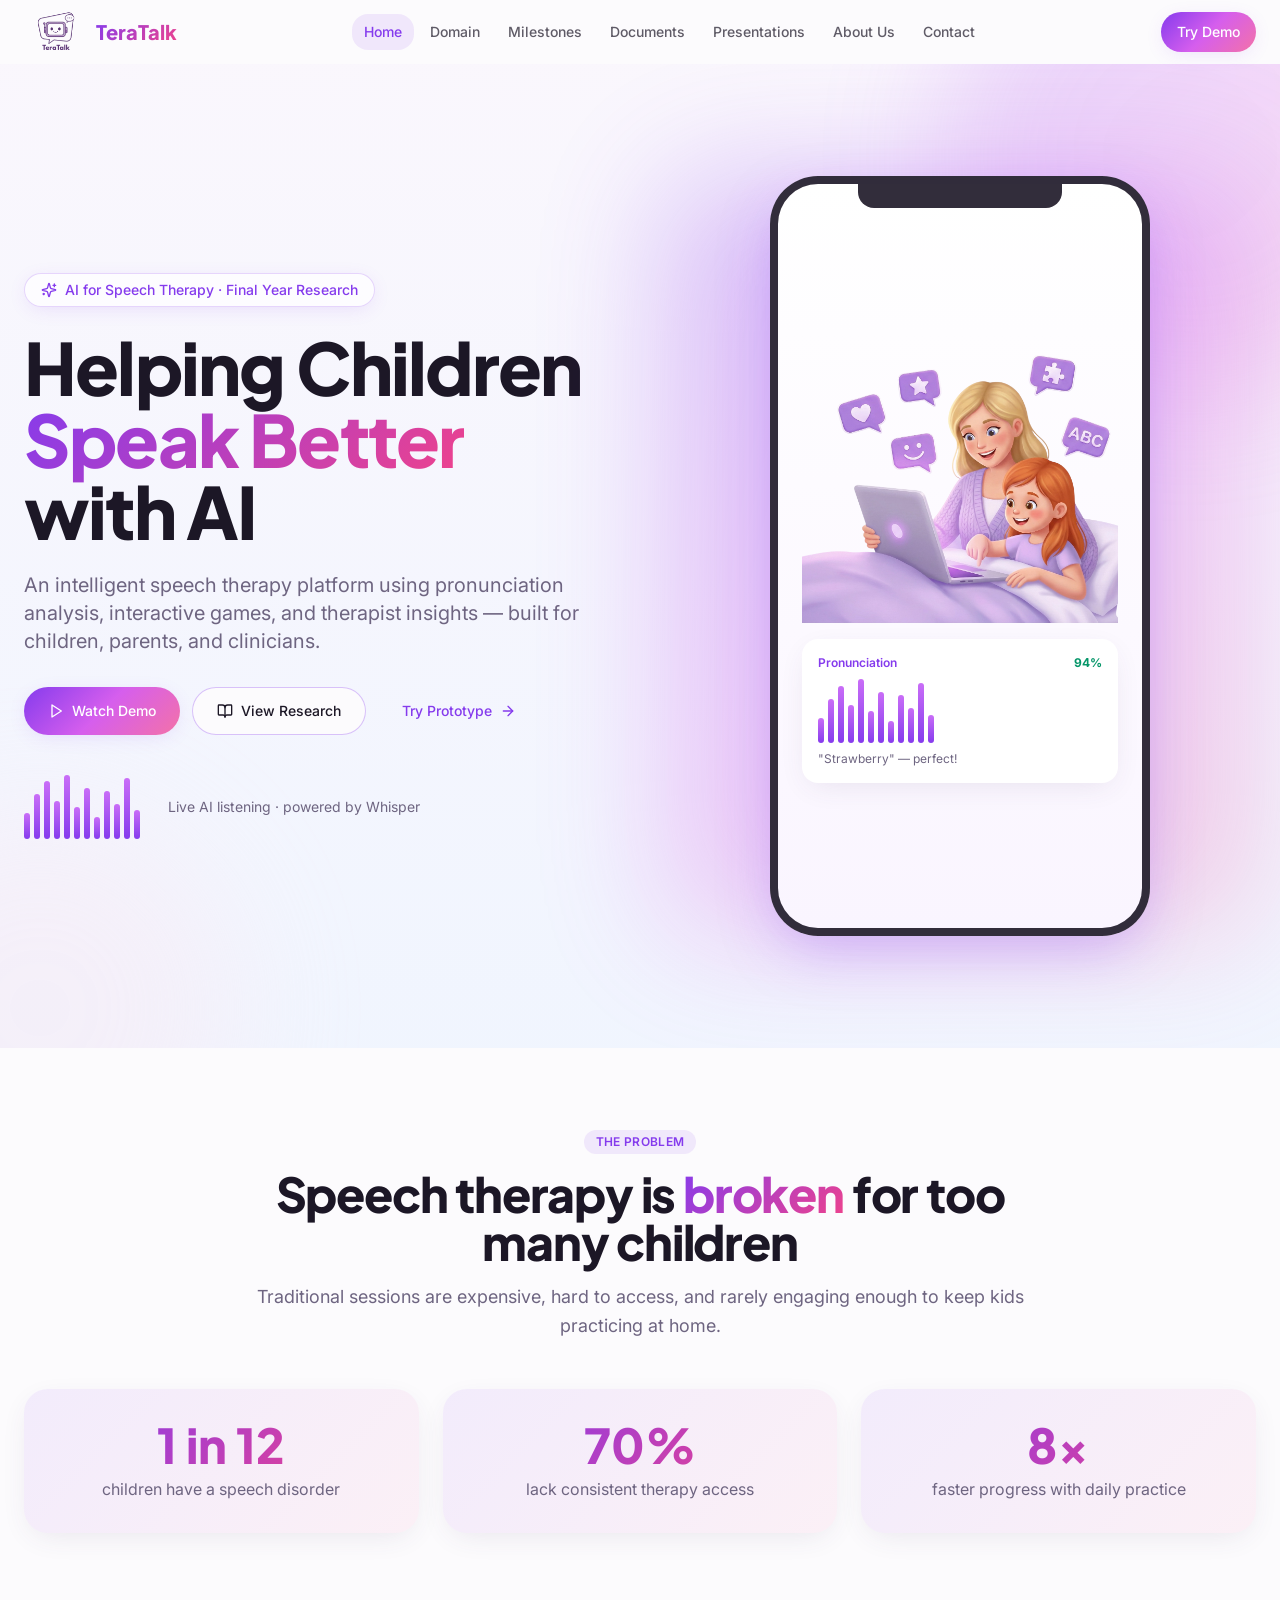
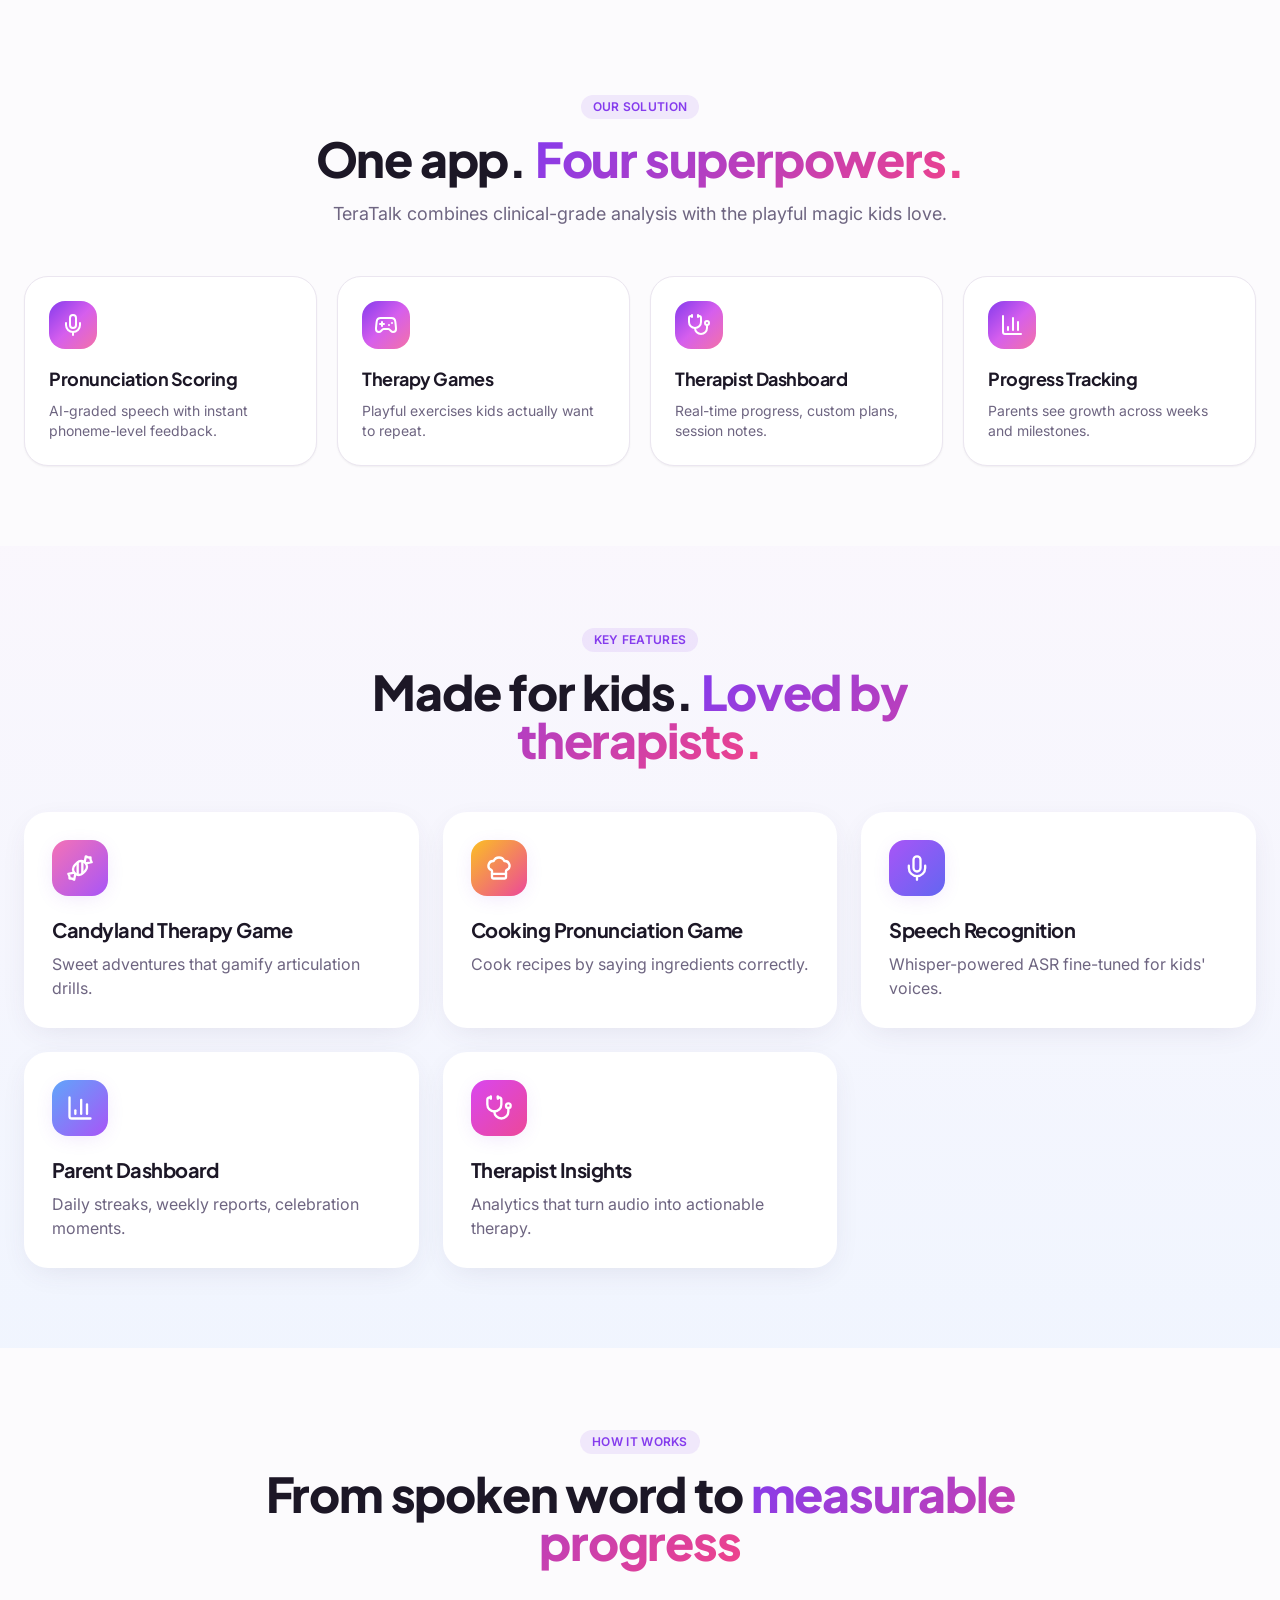
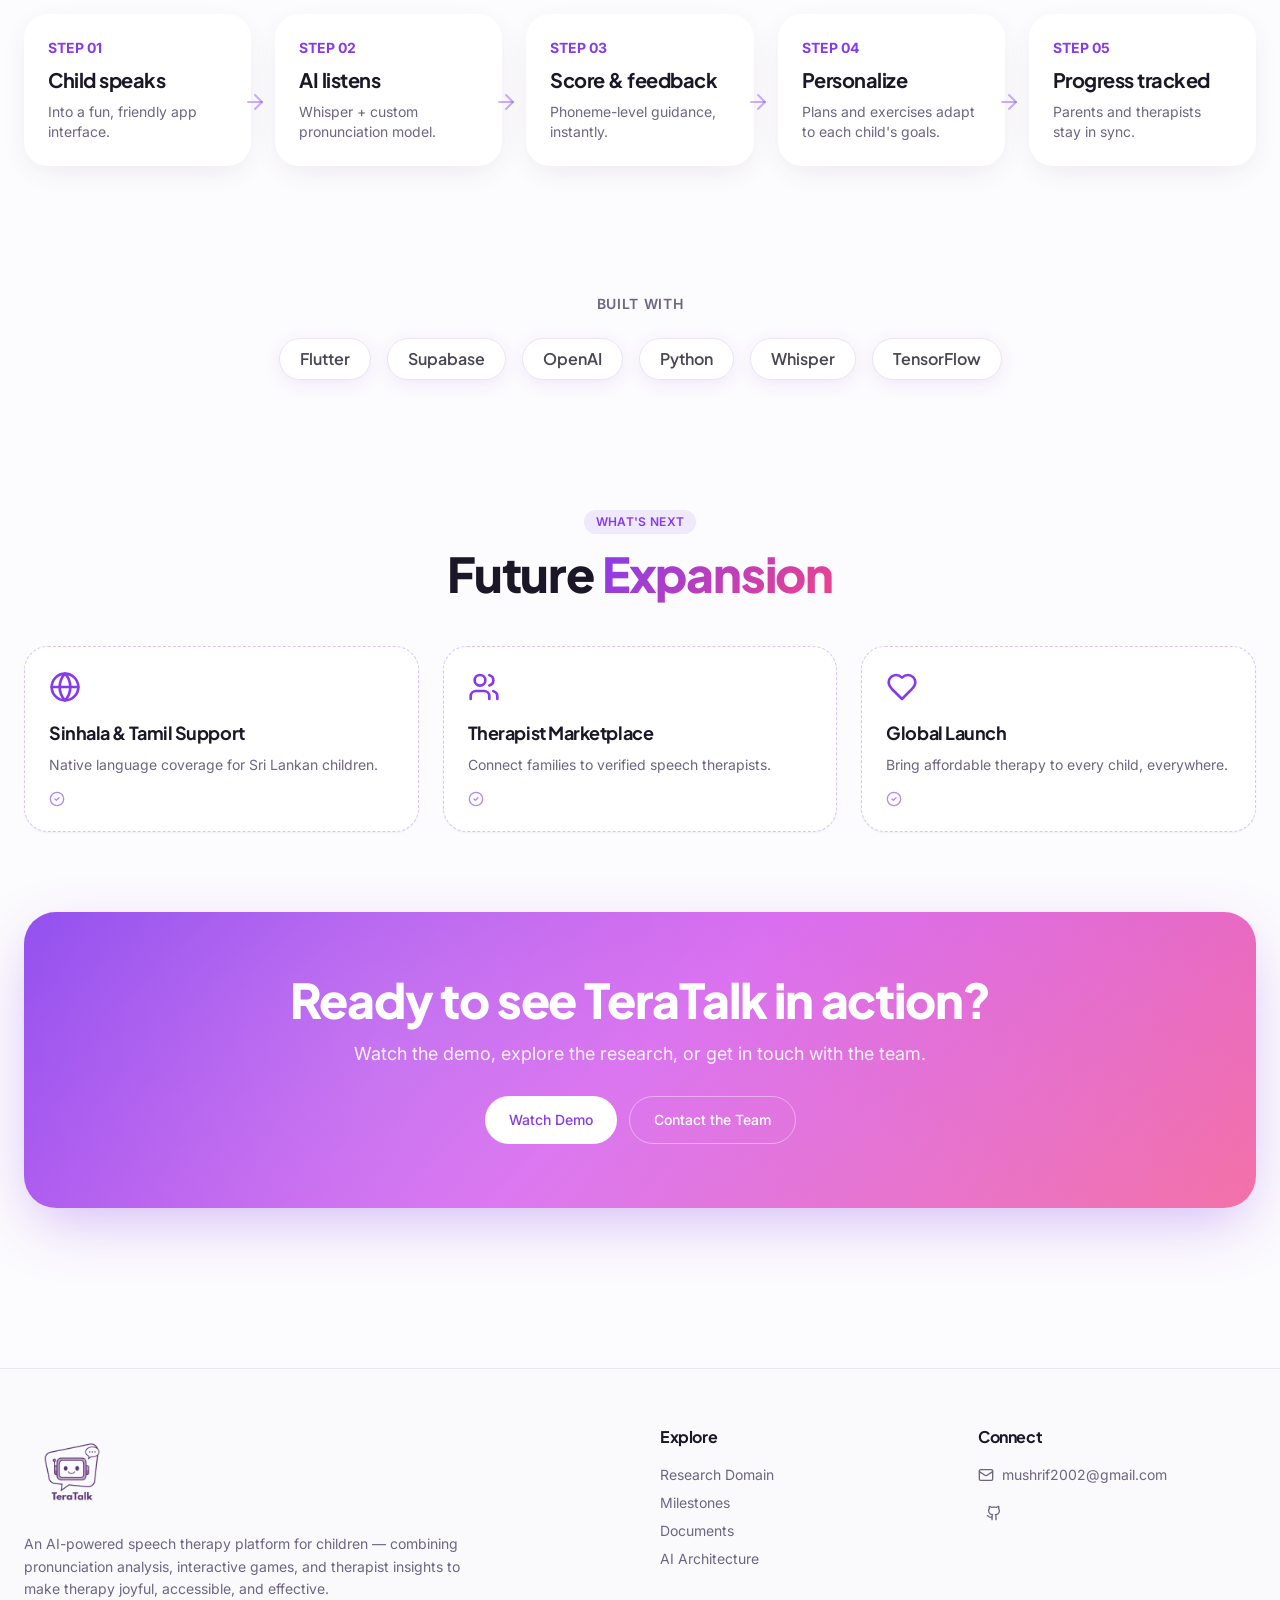
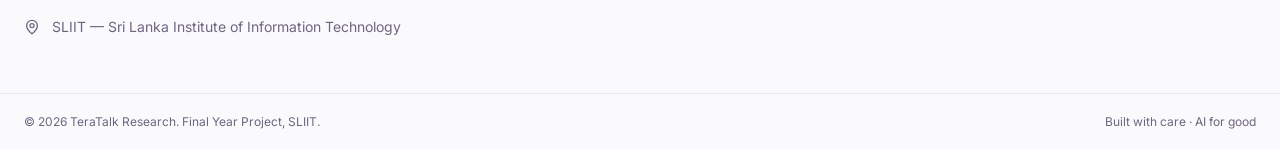
<file: index.html>
<!doctype html>
<html lang="en">
  <head>
    <meta charset="UTF-8" />
    <meta name="viewport" content="width=device-width, initial-scale=1.0" />
    <title>TeraTalk — AI Speech Therapy for Children</title>
    <meta
      name="description"
      content="An intelligent speech therapy platform using pronunciation analysis, interactive games, and therapist insights to help children speak better."
    />
    <meta name="author" content="TeraTalk Research Team" />

    <meta
      property="og:title"
      content="TeraTalk — AI Speech Therapy for Children"
    />
    <meta
      property="og:description"
      content="An intelligent speech therapy platform using pronunciation analysis, interactive games, and therapist insights to help children speak better."
    />
    <meta property="og:type" content="website" />
    <meta property="og:site_name" content="TeraTalk" />
    <meta
      property="og:url"
      content="https://teratalk.github.io/teratalk-website/"
    />
    <meta
      property="og:image"
      content="https://teratalk.github.io/teratalk-website/assets/logo.png"
    />
    <meta property="og:image:alt" content="TeraTalk logo" />
    <meta property="og:locale" content="en_LK" />

    <meta name="twitter:card" content="summary_large_image" />
    <meta
      name="twitter:title"
      content="TeraTalk — AI Speech Therapy for Children"
    />
    <meta
      name="twitter:description"
      content="An intelligent speech therapy platform using pronunciation analysis, interactive games, and therapist insights to help children speak better."
    />
    <meta
      name="twitter:image"
      content="https://teratalk.github.io/teratalk-website/assets/logo.png"
    />
    <meta name="twitter:image:alt" content="TeraTalk logo" />

    <link rel="canonical" href="https://teratalk.github.io/teratalk-website/" />
    <link rel="icon" type="image/png" href="assets/logo.png" />
    <link rel="stylesheet" href="style.css" />
    <style type="text/css">
      :where(html[dir="ltr"]),
      :where([data-sonner-toaster][dir="ltr"]) {
        --toast-icon-margin-start: -3px;
        --toast-icon-margin-end: 4px;
        --toast-svg-margin-start: -1px;
        --toast-svg-margin-end: 0px;
        --toast-button-margin-start: auto;
        --toast-button-margin-end: 0;
        --toast-close-button-start: 0;
        --toast-close-button-end: unset;
        --toast-close-button-transform: translate(-35%, -35%);
      }

      :where(html[dir="rtl"]),
      :where([data-sonner-toaster][dir="rtl"]) {
        --toast-icon-margin-start: 4px;
        --toast-icon-margin-end: -3px;
        --toast-svg-margin-start: 0px;
        --toast-svg-margin-end: -1px;
        --toast-button-margin-start: 0;
        --toast-button-margin-end: auto;
        --toast-close-button-start: unset;
        --toast-close-button-end: 0;
        --toast-close-button-transform: translate(35%, -35%);
      }

      :where([data-sonner-toaster]) {
        position: fixed;
        width: var(--width);
        font-family:
          ui-sans-serif,
          system-ui,
          -apple-system,
          BlinkMacSystemFont,
          Segoe UI,
          Roboto,
          Helvetica Neue,
          Arial,
          Noto Sans,
          sans-serif,
          Apple Color Emoji,
          Segoe UI Emoji,
          Segoe UI Symbol,
          Noto Color Emoji;
        --gray1: hsl(0, 0%, 99%);
        --gray2: hsl(0, 0%, 97.3%);
        --gray3: hsl(0, 0%, 95.1%);
        --gray4: hsl(0, 0%, 93%);
        --gray5: hsl(0, 0%, 90.9%);
        --gray6: hsl(0, 0%, 88.7%);
        --gray7: hsl(0, 0%, 85.8%);
        --gray8: hsl(0, 0%, 78%);
        --gray9: hsl(0, 0%, 56.1%);
        --gray10: hsl(0, 0%, 52.3%);
        --gray11: hsl(0, 0%, 43.5%);
        --gray12: hsl(0, 0%, 9%);
        --border-radius: 8px;
        box-sizing: border-box;
        padding: 0;
        margin: 0;
        list-style: none;
        outline: none;
        z-index: 999999999;
        transition: transform 0.4s ease;
      }

      :where([data-sonner-toaster][data-lifted="true"]) {
        transform: translateY(-10px);
      }

      @media (hover: none) and (pointer: coarse) {
        :where([data-sonner-toaster][data-lifted="true"]) {
          transform: none;
        }
      }

      :where([data-sonner-toaster][data-x-position="right"]) {
        right: var(--offset-right);
      }

      :where([data-sonner-toaster][data-x-position="left"]) {
        left: var(--offset-left);
      }

      :where([data-sonner-toaster][data-x-position="center"]) {
        left: 50%;
        transform: translate(-50%);
      }

      :where([data-sonner-toaster][data-y-position="top"]) {
        top: var(--offset-top);
      }

      :where([data-sonner-toaster][data-y-position="bottom"]) {
        bottom: var(--offset-bottom);
      }

      :where([data-sonner-toast]) {
        --y: translateY(100%);
        --lift-amount: calc(var(--lift) * var(--gap));
        z-index: var(--z-index);
        position: absolute;
        opacity: 0;
        transform: var(--y);
        filter: blur(0);
        touch-action: none;
        transition:
          transform 0.4s,
          opacity 0.4s,
          height 0.4s,
          box-shadow 0.2s;
        box-sizing: border-box;
        outline: none;
        overflow-wrap: anywhere;
      }

      :where([data-sonner-toast][data-styled="true"]) {
        padding: 16px;
        background: var(--normal-bg);
        border: 1px solid var(--normal-border);
        color: var(--normal-text);
        border-radius: var(--border-radius);
        box-shadow: 0 4px 12px #0000001a;
        width: var(--width);
        font-size: 13px;
        display: flex;
        align-items: center;
        gap: 6px;
      }

      :where([data-sonner-toast]:focus-visible) {
        box-shadow:
          0 4px 12px #0000001a,
          0 0 0 2px #0003;
      }

      :where([data-sonner-toast][data-y-position="top"]) {
        top: 0;
        --y: translateY(-100%);
        --lift: 1;
        --lift-amount: calc(1 * var(--gap));
      }

      :where([data-sonner-toast][data-y-position="bottom"]) {
        bottom: 0;
        --y: translateY(100%);
        --lift: -1;
        --lift-amount: calc(var(--lift) * var(--gap));
      }

      :where([data-sonner-toast]) :where([data-description]) {
        font-weight: 400;
        line-height: 1.4;
        color: inherit;
      }

      :where([data-sonner-toast]) :where([data-title]) {
        font-weight: 500;
        line-height: 1.5;
        color: inherit;
      }

      :where([data-sonner-toast]) :where([data-icon]) {
        display: flex;
        height: 16px;
        width: 16px;
        position: relative;
        justify-content: flex-start;
        align-items: center;
        flex-shrink: 0;
        margin-left: var(--toast-icon-margin-start);
        margin-right: var(--toast-icon-margin-end);
      }

      :where([data-sonner-toast][data-promise="true"])
        :where([data-icon])
        > svg {
        opacity: 0;
        transform: scale(0.8);
        transform-origin: center;
        animation: sonner-fade-in 0.3s ease forwards;
      }

      :where([data-sonner-toast]) :where([data-icon]) > * {
        flex-shrink: 0;
      }

      :where([data-sonner-toast]) :where([data-icon]) svg {
        margin-left: var(--toast-svg-margin-start);
        margin-right: var(--toast-svg-margin-end);
      }

      :where([data-sonner-toast]) :where([data-content]) {
        display: flex;
        flex-direction: column;
        gap: 2px;
      }

      [data-sonner-toast][data-styled="true"] [data-button] {
        border-radius: 4px;
        padding-left: 8px;
        padding-right: 8px;
        height: 24px;
        font-size: 12px;
        color: var(--normal-bg);
        background: var(--normal-text);
        margin-left: var(--toast-button-margin-start);
        margin-right: var(--toast-button-margin-end);
        border: none;
        cursor: pointer;
        outline: none;
        display: flex;
        align-items: center;
        flex-shrink: 0;
        transition:
          opacity 0.4s,
          box-shadow 0.2s;
      }

      :where([data-sonner-toast]) :where([data-button]):focus-visible {
        box-shadow: 0 0 0 2px #0006;
      }

      :where([data-sonner-toast]) :where([data-button]):first-of-type {
        margin-left: var(--toast-button-margin-start);
        margin-right: var(--toast-button-margin-end);
      }

      :where([data-sonner-toast]) :where([data-cancel]) {
        color: var(--normal-text);
        background: rgba(0, 0, 0, 0.08);
      }

      :where([data-sonner-toast][data-theme="dark"]) :where([data-cancel]) {
        background: rgba(255, 255, 255, 0.3);
      }

      :where([data-sonner-toast]) :where([data-close-button]) {
        position: absolute;
        left: var(--toast-close-button-start);
        right: var(--toast-close-button-end);
        top: 0;
        height: 20px;
        width: 20px;
        display: flex;
        justify-content: center;
        align-items: center;
        padding: 0;
        color: var(--gray12);
        border: 1px solid var(--gray4);
        transform: var(--toast-close-button-transform);
        border-radius: 50%;
        cursor: pointer;
        z-index: 1;
        transition:
          opacity 0.1s,
          background 0.2s,
          border-color 0.2s;
      }

      [data-sonner-toast] [data-close-button] {
        background: var(--gray1);
      }

      :where([data-sonner-toast]) :where([data-close-button]):focus-visible {
        box-shadow:
          0 4px 12px #0000001a,
          0 0 0 2px #0003;
      }

      :where([data-sonner-toast]) :where([data-disabled="true"]) {
        cursor: not-allowed;
      }

      :where([data-sonner-toast]):hover :where([data-close-button]):hover {
        background: var(--gray2);
        border-color: var(--gray5);
      }

      :where([data-sonner-toast][data-swiping="true"]):before {
        content: "";
        position: absolute;
        left: -50%;
        right: -50%;
        height: 100%;
        z-index: -1;
      }

      :where(
        [data-sonner-toast][data-y-position="top"][data-swiping="true"]
      ):before {
        bottom: 50%;
        transform: scaleY(3) translateY(50%);
      }

      :where(
        [data-sonner-toast][data-y-position="bottom"][data-swiping="true"]
      ):before {
        top: 50%;
        transform: scaleY(3) translateY(-50%);
      }

      :where(
        [data-sonner-toast][data-swiping="false"][data-removed="true"]
      ):before {
        content: "";
        position: absolute;
        inset: 0;
        transform: scaleY(2);
      }

      :where([data-sonner-toast]):after {
        content: "";
        position: absolute;
        left: 0;
        height: calc(var(--gap) + 1px);
        bottom: 100%;
        width: 100%;
      }

      :where([data-sonner-toast][data-mounted="true"]) {
        --y: translateY(0);
        opacity: 1;
      }

      :where([data-sonner-toast][data-expanded="false"][data-front="false"]) {
        --scale: var(--toasts-before) * 0.05 + 1;
        --y: translateY(calc(var(--lift-amount) * var(--toasts-before)))
          scale(calc(-1 * var(--scale)));
        height: var(--front-toast-height);
      }

      :where([data-sonner-toast]) > * {
        transition: opacity 0.4s;
      }

      :where(
          [data-sonner-toast][data-expanded="false"][data-front="false"][data-styled="true"]
        )
        > * {
        opacity: 0;
      }

      :where([data-sonner-toast][data-visible="false"]) {
        opacity: 0;
        pointer-events: none;
      }

      :where([data-sonner-toast][data-mounted="true"][data-expanded="true"]) {
        --y: translateY(calc(var(--lift) * var(--offset)));
        height: var(--initial-height);
      }

      :where(
        [data-sonner-toast][data-removed="true"][data-front="true"][data-swipe-out="false"]
      ) {
        --y: translateY(calc(var(--lift) * -100%));
        opacity: 0;
      }

      :where(
        [data-sonner-toast][data-removed="true"][data-front="false"][data-swipe-out="false"][data-expanded="true"]
      ) {
        --y: translateY(
          calc(var(--lift) * var(--offset) + var(--lift) * -100%)
        );
        opacity: 0;
      }

      :where(
        [data-sonner-toast][data-removed="true"][data-front="false"][data-swipe-out="false"][data-expanded="false"]
      ) {
        --y: translateY(40%);
        opacity: 0;
        transition:
          transform 0.5s,
          opacity 0.2s;
      }

      :where(
        [data-sonner-toast][data-removed="true"][data-front="false"]
      ):before {
        height: calc(var(--initial-height) + 20%);
      }

      [data-sonner-toast][data-swiping="true"] {
        transform: var(--y) translateY(var(--swipe-amount-y, 0px))
          translate(var(--swipe-amount-x, 0px));
        transition: none;
      }

      [data-sonner-toast][data-swiped="true"] {
        user-select: none;
      }

      [data-sonner-toast][data-swipe-out="true"][data-y-position="bottom"],
      [data-sonner-toast][data-swipe-out="true"][data-y-position="top"] {
        animation-duration: 0.2s;
        animation-timing-function: ease-out;
        animation-fill-mode: forwards;
      }

      [data-sonner-toast][data-swipe-out="true"][data-swipe-direction="left"] {
        animation-name: swipe-out-left;
      }

      [data-sonner-toast][data-swipe-out="true"][data-swipe-direction="right"] {
        animation-name: swipe-out-right;
      }

      [data-sonner-toast][data-swipe-out="true"][data-swipe-direction="up"] {
        animation-name: swipe-out-up;
      }

      [data-sonner-toast][data-swipe-out="true"][data-swipe-direction="down"] {
        animation-name: swipe-out-down;
      }

      @keyframes swipe-out-left {
        0% {
          transform: var(--y) translate(var(--swipe-amount-x));
          opacity: 1;
        }

        to {
          transform: var(--y) translate(calc(var(--swipe-amount-x) - 100%));
          opacity: 0;
        }
      }

      @keyframes swipe-out-right {
        0% {
          transform: var(--y) translate(var(--swipe-amount-x));
          opacity: 1;
        }

        to {
          transform: var(--y) translate(calc(var(--swipe-amount-x) + 100%));
          opacity: 0;
        }
      }

      @keyframes swipe-out-up {
        0% {
          transform: var(--y) translateY(var(--swipe-amount-y));
          opacity: 1;
        }

        to {
          transform: var(--y) translateY(calc(var(--swipe-amount-y) - 100%));
          opacity: 0;
        }
      }

      @keyframes swipe-out-down {
        0% {
          transform: var(--y) translateY(var(--swipe-amount-y));
          opacity: 1;
        }

        to {
          transform: var(--y) translateY(calc(var(--swipe-amount-y) + 100%));
          opacity: 0;
        }
      }

      @media (max-width: 600px) {
        [data-sonner-toaster] {
          position: fixed;
          right: var(--mobile-offset-right);
          left: var(--mobile-offset-left);
          width: 100%;
        }

        [data-sonner-toaster][dir="rtl"] {
          left: calc(var(--mobile-offset-left) * -1);
        }

        [data-sonner-toaster] [data-sonner-toast] {
          left: 0;
          right: 0;
          width: calc(100% - var(--mobile-offset-left) * 2);
        }

        [data-sonner-toaster][data-x-position="left"] {
          left: var(--mobile-offset-left);
        }

        [data-sonner-toaster][data-y-position="bottom"] {
          bottom: var(--mobile-offset-bottom);
        }

        [data-sonner-toaster][data-y-position="top"] {
          top: var(--mobile-offset-top);
        }

        [data-sonner-toaster][data-x-position="center"] {
          left: var(--mobile-offset-left);
          right: var(--mobile-offset-right);
          transform: none;
        }
      }

      [data-sonner-toaster][data-theme="light"] {
        --normal-bg: #fff;
        --normal-border: var(--gray4);
        --normal-text: var(--gray12);
        --success-bg: hsl(143, 85%, 96%);
        --success-border: hsl(145, 92%, 91%);
        --success-text: hsl(140, 100%, 27%);
        --info-bg: hsl(208, 100%, 97%);
        --info-border: hsl(221, 91%, 91%);
        --info-text: hsl(210, 92%, 45%);
        --warning-bg: hsl(49, 100%, 97%);
        --warning-border: hsl(49, 91%, 91%);
        --warning-text: hsl(31, 92%, 45%);
        --error-bg: hsl(359, 100%, 97%);
        --error-border: hsl(359, 100%, 94%);
        --error-text: hsl(360, 100%, 45%);
      }

      [data-sonner-toaster][data-theme="light"]
        [data-sonner-toast][data-invert="true"] {
        --normal-bg: #000;
        --normal-border: hsl(0, 0%, 20%);
        --normal-text: var(--gray1);
      }

      [data-sonner-toaster][data-theme="dark"]
        [data-sonner-toast][data-invert="true"] {
        --normal-bg: #fff;
        --normal-border: var(--gray3);
        --normal-text: var(--gray12);
      }

      [data-sonner-toaster][data-theme="dark"] {
        --normal-bg: #000;
        --normal-bg-hover: hsl(0, 0%, 12%);
        --normal-border: hsl(0, 0%, 20%);
        --normal-border-hover: hsl(0, 0%, 25%);
        --normal-text: var(--gray1);
        --success-bg: hsl(150, 100%, 6%);
        --success-border: hsl(147, 100%, 12%);
        --success-text: hsl(150, 86%, 65%);
        --info-bg: hsl(215, 100%, 6%);
        --info-border: hsl(223, 100%, 12%);
        --info-text: hsl(216, 87%, 65%);
        --warning-bg: hsl(64, 100%, 6%);
        --warning-border: hsl(60, 100%, 12%);
        --warning-text: hsl(46, 87%, 65%);
        --error-bg: hsl(358, 76%, 10%);
        --error-border: hsl(357, 89%, 16%);
        --error-text: hsl(358, 100%, 81%);
      }

      [data-sonner-toaster][data-theme="dark"]
        [data-sonner-toast]
        [data-close-button] {
        background: var(--normal-bg);
        border-color: var(--normal-border);
        color: var(--normal-text);
      }

      [data-sonner-toaster][data-theme="dark"]
        [data-sonner-toast]
        [data-close-button]:hover {
        background: var(--normal-bg-hover);
        border-color: var(--normal-border-hover);
      }

      [data-rich-colors="true"][data-sonner-toast][data-type="success"],
      [data-rich-colors="true"][data-sonner-toast][data-type="success"]
        [data-close-button] {
        background: var(--success-bg);
        border-color: var(--success-border);
        color: var(--success-text);
      }

      [data-rich-colors="true"][data-sonner-toast][data-type="info"],
      [data-rich-colors="true"][data-sonner-toast][data-type="info"]
        [data-close-button] {
        background: var(--info-bg);
        border-color: var(--info-border);
        color: var(--info-text);
      }

      [data-rich-colors="true"][data-sonner-toast][data-type="warning"],
      [data-rich-colors="true"][data-sonner-toast][data-type="warning"]
        [data-close-button] {
        background: var(--warning-bg);
        border-color: var(--warning-border);
        color: var(--warning-text);
      }

      [data-rich-colors="true"][data-sonner-toast][data-type="error"],
      [data-rich-colors="true"][data-sonner-toast][data-type="error"]
        [data-close-button] {
        background: var(--error-bg);
        border-color: var(--error-border);
        color: var(--error-text);
      }

      .sonner-loading-wrapper {
        --size: 16px;
        height: var(--size);
        width: var(--size);
        position: absolute;
        inset: 0;
        z-index: 10;
      }

      .sonner-loading-wrapper[data-visible="false"] {
        transform-origin: center;
        animation: sonner-fade-out 0.2s ease forwards;
      }

      .sonner-spinner {
        position: relative;
        top: 50%;
        left: 50%;
        height: var(--size);
        width: var(--size);
      }

      .sonner-loading-bar {
        animation: sonner-spin 1.2s linear infinite;
        background: var(--gray11);
        border-radius: 6px;
        height: 8%;
        left: -10%;
        position: absolute;
        top: -3.9%;
        width: 24%;
      }

      .sonner-loading-bar:nth-child(1) {
        animation-delay: -1.2s;
        transform: rotate(0.0001deg) translate(146%);
      }

      .sonner-loading-bar:nth-child(2) {
        animation-delay: -1.1s;
        transform: rotate(30deg) translate(146%);
      }

      .sonner-loading-bar:nth-child(3) {
        animation-delay: -1s;
        transform: rotate(60deg) translate(146%);
      }

      .sonner-loading-bar:nth-child(4) {
        animation-delay: -0.9s;
        transform: rotate(90deg) translate(146%);
      }

      .sonner-loading-bar:nth-child(5) {
        animation-delay: -0.8s;
        transform: rotate(120deg) translate(146%);
      }

      .sonner-loading-bar:nth-child(6) {
        animation-delay: -0.7s;
        transform: rotate(150deg) translate(146%);
      }

      .sonner-loading-bar:nth-child(7) {
        animation-delay: -0.6s;
        transform: rotate(180deg) translate(146%);
      }

      .sonner-loading-bar:nth-child(8) {
        animation-delay: -0.5s;
        transform: rotate(210deg) translate(146%);
      }

      .sonner-loading-bar:nth-child(9) {
        animation-delay: -0.4s;
        transform: rotate(240deg) translate(146%);
      }

      .sonner-loading-bar:nth-child(10) {
        animation-delay: -0.3s;
        transform: rotate(270deg) translate(146%);
      }

      .sonner-loading-bar:nth-child(11) {
        animation-delay: -0.2s;
        transform: rotate(300deg) translate(146%);
      }

      .sonner-loading-bar:nth-child(12) {
        animation-delay: -0.1s;
        transform: rotate(330deg) translate(146%);
      }

      @keyframes sonner-fade-in {
        0% {
          opacity: 0;
          transform: scale(0.8);
        }

        to {
          opacity: 1;
          transform: scale(1);
        }
      }

      @keyframes sonner-fade-out {
        0% {
          opacity: 1;
          transform: scale(1);
        }

        to {
          opacity: 0;
          transform: scale(0.8);
        }
      }

      @keyframes sonner-spin {
        0% {
          opacity: 1;
        }

        to {
          opacity: 0.15;
        }
      }

      @media (prefers-reduced-motion) {
        [data-sonner-toast],
        [data-sonner-toast] > *,
        .sonner-loading-bar {
          transition: none !important;
          animation: none !important;
        }
      }

      .sonner-loader {
        position: absolute;
        top: 50%;
        left: 50%;
        transform: translate(-50%, -50%);
        transform-origin: center;
        transition:
          opacity 0.2s,
          transform 0.2s;
      }

      .sonner-loader[data-visible="false"] {
        opacity: 0;
        transform: scale(0.8) translate(-50%, -50%);
      }
    </style>
  </head>

  <body>
    <div id="root">
      <div
        role="region"
        aria-label="Notifications (F8)"
        tabindex="-1"
        style="pointer-events: none"
      >
        <ol
          tabindex="-1"
          class="fixed top-0 z-[100] flex max-h-screen w-full flex-col-reverse p-4 sm:bottom-0 sm:right-0 sm:top-auto sm:flex-col md:max-w-[420px]"
        ></ol>
      </div>
      <section
        aria-label="Notifications alt+T"
        tabindex="-1"
        aria-live="polite"
        aria-relevant="additions text"
        aria-atomic="false"
      ></section>
      <div class="min-h-screen flex flex-col">
        <header
          class="fixed top-0 inset-x-0 z-50 transition-smooth bg-transparent"
        >
          <div class="container flex h-16 items-center justify-between">
            <a
              class="flex items-center gap-2 font-display font-extrabold text-xl"
              href="index.html"
              ><span class="grid place-items-center w-16 h-16 overflow-hidden"
                ><img
                  src="assets/logo.png"
                  alt="TeraTalk Logo"
                  class="w-full h-full object-contain" /></span
              ><span class="text-gradient">TeraTalk</span></a
            >
            <nav class="hidden lg:flex items-center gap-1">
              <a
                aria-current="page"
                class="px-3 py-2 text-sm font-medium rounded-lg transition-smooth text-primary bg-primary/10"
                href="index.html"
                >Home</a
              ><a
                class="px-3 py-2 text-sm font-medium rounded-lg transition-smooth text-foreground/70 hover:text-primary hover:bg-primary/5"
                href="domain.html"
                >Domain</a
              ><a
                class="px-3 py-2 text-sm font-medium rounded-lg transition-smooth text-foreground/70 hover:text-primary hover:bg-primary/5"
                href="milestones.html"
                >Milestones</a
              ><a
                class="px-3 py-2 text-sm font-medium rounded-lg transition-smooth text-foreground/70 hover:text-primary hover:bg-primary/5"
                href="documents.html"
                >Documents</a
              ><a
                class="px-3 py-2 text-sm font-medium rounded-lg transition-smooth text-foreground/70 hover:text-primary hover:bg-primary/5"
                href="presentations.html"
                >Presentations</a
              >
              <!-- <a
              class="px-3 py-2 text-sm font-medium rounded-lg transition-smooth text-foreground/70 hover:text-primary hover:bg-primary/5"
              href="demo.html">Demo</a> -->
              <!-- <a class="px-3 py-2 text-sm font-medium rounded-lg transition-smooth text-foreground/70 hover:text-primary hover:bg-primary/5"
              href="architecture.html">AI</a> -->

              <a
                class="px-3 py-2 text-sm font-medium rounded-lg transition-smooth text-foreground/70 hover:text-primary hover:bg-primary/5"
                href="about.html"
                >About Us</a
              ><a
                class="px-3 py-2 text-sm font-medium rounded-lg transition-smooth text-foreground/70 hover:text-primary hover:bg-primary/5"
                href="contact.html"
                >Contact</a
              >
            </nav>
            <div class="hidden lg:flex">
              <a
                class="inline-flex items-center justify-center gap-2 whitespace-nowrap text-sm font-medium ring-offset-background transition-colors focus-visible:outline-none focus-visible:ring-2 focus-visible:ring-ring focus-visible:ring-offset-2 disabled:pointer-events-none disabled:opacity-50 [&amp;_svg]:pointer-events-none [&amp;_svg]:size-4 [&amp;_svg]:shrink-0 bg-primary hover:bg-primary/90 h-10 px-4 py-2 rounded-full gradient-hero text-white border-0 shadow-soft hover:shadow-glow"
                href="demo.html"
                >Try Demo</a
              >
            </div>
            <button
              class="lg:hidden p-2 rounded-lg hover:bg-muted"
              aria-label="Menu"
            >
              <svg
                xmlns="http://www.w3.org/2000/svg"
                width="24"
                height="24"
                viewBox="0 0 24 24"
                fill="none"
                stroke="currentColor"
                stroke-width="2"
                stroke-linecap="round"
                stroke-linejoin="round"
                class="lucide lucide-menu"
              >
                <line x1="4" x2="20" y1="12" y2="12"></line>
                <line x1="4" x2="20" y1="6" y2="6"></line>
                <line x1="4" x2="20" y1="18" y2="18"></line>
              </svg>
            </button>
          </div>
        </header>
        <main class="flex-1 pt-16">
          <section class="relative overflow-hidden">
            <div class="absolute inset-0 gradient-soft -z-10"></div>
            <div
              class="absolute -top-40 -right-40 w-[500px] h-[500px] rounded-full gradient-hero opacity-20 blur-3xl animate-pulse-glow -z-10"
            ></div>
            <div
              class="absolute -bottom-40 -left-40 w-[400px] h-[400px] rounded-full bg-accent opacity-30 blur-3xl -z-10"
            ></div>
            <div
              class="container py-20 md:py-28 grid lg:grid-cols-2 gap-12 items-center"
            >
              <div class="animate-fade-up">
                <span
                  class="inline-flex items-center gap-2 px-4 py-1.5 rounded-full bg-white/70 backdrop-blur border border-primary/20 text-sm font-medium text-primary mb-6 shadow-soft"
                  ><svg
                    xmlns="http://www.w3.org/2000/svg"
                    width="24"
                    height="24"
                    viewBox="0 0 24 24"
                    fill="none"
                    stroke="currentColor"
                    stroke-width="2"
                    stroke-linecap="round"
                    stroke-linejoin="round"
                    class="lucide lucide-sparkles w-4 h-4"
                  >
                    <path
                      d="M9.937 15.5A2 2 0 0 0 8.5 14.063l-6.135-1.582a.5.5 0 0 1 0-.962L8.5 9.936A2 2 0 0 0 9.937 8.5l1.582-6.135a.5.5 0 0 1 .963 0L14.063 8.5A2 2 0 0 0 15.5 9.937l6.135 1.581a.5.5 0 0 1 0 .964L15.5 14.063a2 2 0 0 0-1.437 1.437l-1.582 6.135a.5.5 0 0 1-.963 0z"
                    ></path>
                    <path d="M20 3v4"></path>
                    <path d="M22 5h-4"></path>
                    <path d="M4 17v2"></path>
                    <path d="M5 18H3"></path>
                  </svg>
                  AI for Speech Therapy · Final Year Research</span
                >
                <h1
                  class="text-4xl md:text-6xl lg:text-7xl font-display font-extrabold leading-[1.05] tracking-tight"
                >
                  Helping Children <br /><span class="text-gradient"
                    >Speak Better</span
                  >
                  with AI
                </h1>
                <p
                  class="mt-6 text-lg md:text-xl text-muted-foreground max-w-xl leading-relaxed"
                >
                  An intelligent speech therapy platform using pronunciation
                  analysis, interactive games, and therapist insights — built
                  for children, parents, and clinicians.
                </p>
                <div class="mt-8 flex flex-wrap gap-3">
                  <a
                    class="inline-flex items-center justify-center gap-2 whitespace-nowrap text-sm font-medium ring-offset-background transition-colors focus-visible:outline-none focus-visible:ring-2 focus-visible:ring-ring focus-visible:ring-offset-2 disabled:pointer-events-none disabled:opacity-50 [&amp;_svg]:pointer-events-none [&amp;_svg]:size-4 [&amp;_svg]:shrink-0 bg-primary hover:bg-primary/90 rounded-full gradient-hero text-white border-0 shadow-soft hover:shadow-glow h-12 px-6"
                    href="demo.html"
                    ><svg
                      xmlns="http://www.w3.org/2000/svg"
                      width="24"
                      height="24"
                      viewBox="0 0 24 24"
                      fill="none"
                      stroke="currentColor"
                      stroke-width="2"
                      stroke-linecap="round"
                      stroke-linejoin="round"
                      class="lucide lucide-play w-4 h-4"
                    >
                      <polygon points="6 3 20 12 6 21 6 3"></polygon>
                    </svg>
                    Watch Demo</a
                  ><a
                    class="inline-flex items-center justify-center gap-2 whitespace-nowrap text-sm font-medium ring-offset-background transition-colors focus-visible:outline-none focus-visible:ring-2 focus-visible:ring-ring focus-visible:ring-offset-2 disabled:pointer-events-none disabled:opacity-50 [&amp;_svg]:pointer-events-none [&amp;_svg]:size-4 [&amp;_svg]:shrink-0 border bg-background hover:text-accent-foreground rounded-full h-12 px-6 border-primary/30 hover:bg-primary/5"
                    href="domain.html"
                    ><svg
                      xmlns="http://www.w3.org/2000/svg"
                      width="24"
                      height="24"
                      viewBox="0 0 24 24"
                      fill="none"
                      stroke="currentColor"
                      stroke-width="2"
                      stroke-linecap="round"
                      stroke-linejoin="round"
                      class="lucide lucide-book-open w-4 h-4"
                    >
                      <path d="M12 7v14"></path>
                      <path
                        d="M3 18a1 1 0 0 1-1-1V4a1 1 0 0 1 1-1h5a4 4 0 0 1 4 4 4 4 0 0 1 4-4h5a1 1 0 0 1 1 1v13a1 1 0 0 1-1 1h-6a3 3 0 0 0-3 3 3 3 0 0 0-3-3z"
                      ></path>
                    </svg>
                    View Research</a
                  ><a
                    class="inline-flex items-center justify-center gap-2 whitespace-nowrap text-sm font-medium ring-offset-background transition-colors focus-visible:outline-none focus-visible:ring-2 focus-visible:ring-ring focus-visible:ring-offset-2 disabled:pointer-events-none disabled:opacity-50 [&amp;_svg]:pointer-events-none [&amp;_svg]:size-4 [&amp;_svg]:shrink-0 hover:text-accent-foreground rounded-full h-12 px-6 text-primary hover:bg-primary/10"
                    href="architecture.html"
                    >Try Prototype
                    <svg
                      xmlns="http://www.w3.org/2000/svg"
                      width="24"
                      height="24"
                      viewBox="0 0 24 24"
                      fill="none"
                      stroke="currentColor"
                      stroke-width="2"
                      stroke-linecap="round"
                      stroke-linejoin="round"
                      class="lucide lucide-arrow-right w-4 h-4"
                    >
                      <path d="M5 12h14"></path>
                      <path d="m12 5 7 7-7 7"></path></svg
                  ></a>
                </div>
                <div
                  class="mt-10 flex items-center gap-4 text-sm text-muted-foreground"
                >
                  <div class="flex items-end gap-1 h-16 w-32">
                    <span
                      class="waveform-bar w-1.5 rounded-full bg-gradient-to-t from-primary to-primary-glow"
                      style="height: 40%; animation-delay: 0s"
                    ></span
                    ><span
                      class="waveform-bar w-1.5 rounded-full bg-gradient-to-t from-primary to-primary-glow"
                      style="height: 70%; animation-delay: 0.08s"
                    ></span
                    ><span
                      class="waveform-bar w-1.5 rounded-full bg-gradient-to-t from-primary to-primary-glow"
                      style="height: 90%; animation-delay: 0.16s"
                    ></span
                    ><span
                      class="waveform-bar w-1.5 rounded-full bg-gradient-to-t from-primary to-primary-glow"
                      style="height: 60%; animation-delay: 0.24s"
                    ></span
                    ><span
                      class="waveform-bar w-1.5 rounded-full bg-gradient-to-t from-primary to-primary-glow"
                      style="height: 100%; animation-delay: 0.32s"
                    ></span
                    ><span
                      class="waveform-bar w-1.5 rounded-full bg-gradient-to-t from-primary to-primary-glow"
                      style="height: 50%; animation-delay: 0.4s"
                    ></span
                    ><span
                      class="waveform-bar w-1.5 rounded-full bg-gradient-to-t from-primary to-primary-glow"
                      style="height: 80%; animation-delay: 0.48s"
                    ></span
                    ><span
                      class="waveform-bar w-1.5 rounded-full bg-gradient-to-t from-primary to-primary-glow"
                      style="height: 35%; animation-delay: 0.56s"
                    ></span
                    ><span
                      class="waveform-bar w-1.5 rounded-full bg-gradient-to-t from-primary to-primary-glow"
                      style="height: 75%; animation-delay: 0.64s"
                    ></span
                    ><span
                      class="waveform-bar w-1.5 rounded-full bg-gradient-to-t from-primary to-primary-glow"
                      style="height: 55%; animation-delay: 0.72s"
                    ></span
                    ><span
                      class="waveform-bar w-1.5 rounded-full bg-gradient-to-t from-primary to-primary-glow"
                      style="height: 95%; animation-delay: 0.8s"
                    ></span
                    ><span
                      class="waveform-bar w-1.5 rounded-full bg-gradient-to-t from-primary to-primary-glow"
                      style="height: 45%; animation-delay: 0.88s"
                    ></span>
                  </div>
                  <span>Live AI listening · powered by Whisper</span>
                </div>
              </div>
              <div
                class="relative animate-fade-up"
                style="animation-delay: 0.15s"
              >
                <div
                  class="absolute inset-0 gradient-hero rounded-[3rem] blur-3xl opacity-30 animate-pulse-glow"
                ></div>
                <div
                  class="relative mx-auto w-[320px] md:w-[380px] aspect-[9/18] rounded-[3rem] bg-gradient-to-b from-white to-purple-50 border-8 border-foreground/90 shadow-glow overflow-hidden animate-float"
                >
                  <div
                    class="absolute top-0 inset-x-0 h-6 bg-foreground/90 rounded-b-2xl mx-20"
                  ></div>
                  <div
                    class="absolute inset-0 p-6 pt-10 flex flex-col items-center justify-center"
                  >
                    <img
                      src="assets/onboard2.png"
                      alt="Child speaking with AI"
                      class="w-full max-h-[60%] object-contain"
                      width="760"
                      height="760"
                    />
                    <div
                      class="mt-4 w-full bg-white rounded-2xl p-4 shadow-card"
                    >
                      <div class="flex items-center justify-between mb-2">
                        <span class="text-xs font-semibold text-primary"
                          >Pronunciation</span
                        ><span class="text-xs font-bold text-emerald-600"
                          >94%</span
                        >
                      </div>
                      <div class="flex items-end gap-1 h-16 w-full h-10">
                        <span
                          class="waveform-bar w-1.5 rounded-full bg-gradient-to-t from-primary to-primary-glow"
                          style="height: 40%; animation-delay: 0s"
                        ></span
                        ><span
                          class="waveform-bar w-1.5 rounded-full bg-gradient-to-t from-primary to-primary-glow"
                          style="height: 70%; animation-delay: 0.08s"
                        ></span
                        ><span
                          class="waveform-bar w-1.5 rounded-full bg-gradient-to-t from-primary to-primary-glow"
                          style="height: 90%; animation-delay: 0.16s"
                        ></span
                        ><span
                          class="waveform-bar w-1.5 rounded-full bg-gradient-to-t from-primary to-primary-glow"
                          style="height: 60%; animation-delay: 0.24s"
                        ></span
                        ><span
                          class="waveform-bar w-1.5 rounded-full bg-gradient-to-t from-primary to-primary-glow"
                          style="height: 100%; animation-delay: 0.32s"
                        ></span
                        ><span
                          class="waveform-bar w-1.5 rounded-full bg-gradient-to-t from-primary to-primary-glow"
                          style="height: 50%; animation-delay: 0.4s"
                        ></span
                        ><span
                          class="waveform-bar w-1.5 rounded-full bg-gradient-to-t from-primary to-primary-glow"
                          style="height: 80%; animation-delay: 0.48s"
                        ></span
                        ><span
                          class="waveform-bar w-1.5 rounded-full bg-gradient-to-t from-primary to-primary-glow"
                          style="height: 35%; animation-delay: 0.56s"
                        ></span
                        ><span
                          class="waveform-bar w-1.5 rounded-full bg-gradient-to-t from-primary to-primary-glow"
                          style="height: 75%; animation-delay: 0.64s"
                        ></span
                        ><span
                          class="waveform-bar w-1.5 rounded-full bg-gradient-to-t from-primary to-primary-glow"
                          style="height: 55%; animation-delay: 0.72s"
                        ></span
                        ><span
                          class="waveform-bar w-1.5 rounded-full bg-gradient-to-t from-primary to-primary-glow"
                          style="height: 95%; animation-delay: 0.8s"
                        ></span
                        ><span
                          class="waveform-bar w-1.5 rounded-full bg-gradient-to-t from-primary to-primary-glow"
                          style="height: 45%; animation-delay: 0.88s"
                        ></span>
                      </div>
                      <p class="mt-2 text-xs text-muted-foreground">
                        "Strawberry" — perfect!
                      </p>
                    </div>
                  </div>
                </div>
              </div>
            </div>
          </section>
          <section class="container py-20">
            <div class="max-w-3xl mb-12 mx-auto text-center">
              <span
                class="inline-block px-3 py-1 rounded-full text-xs font-semibold tracking-wide uppercase bg-primary/10 text-primary mb-4"
                >The Problem</span
              >
              <h2
                class="text-3xl md:text-5xl font-display font-extrabold leading-tight"
              >
                <span>Speech therapy is </span
                ><span class="text-gradient">broken</span
                ><span> for too many children</span>
              </h2>
              <p class="mt-4 text-lg text-muted-foreground leading-relaxed">
                Traditional sessions are expensive, hard to access, and rarely
                engaging enough to keep kids practicing at home.
              </p>
            </div>
            <div class="grid md:grid-cols-3 gap-6">
              <div
                class="bg-card text-card-foreground shadow-sm p-8 text-center rounded-3xl border-0 shadow-card gradient-card hover:shadow-glow transition-smooth"
              >
                <div
                  class="text-4xl md:text-5xl font-display font-extrabold text-gradient mb-2"
                >
                  1 in 12
                </div>
                <p class="text-muted-foreground">
                  children have a speech disorder
                </p>
              </div>
              <div
                class="bg-card text-card-foreground shadow-sm p-8 text-center rounded-3xl border-0 shadow-card gradient-card hover:shadow-glow transition-smooth"
              >
                <div
                  class="text-4xl md:text-5xl font-display font-extrabold text-gradient mb-2"
                >
                  70%
                </div>
                <p class="text-muted-foreground">
                  lack consistent therapy access
                </p>
              </div>
              <div
                class="bg-card text-card-foreground shadow-sm p-8 text-center rounded-3xl border-0 shadow-card gradient-card hover:shadow-glow transition-smooth"
              >
                <div
                  class="text-4xl md:text-5xl font-display font-extrabold text-gradient mb-2"
                >
                  8x
                </div>
                <p class="text-muted-foreground">
                  faster progress with daily practice
                </p>
              </div>
            </div>
          </section>
          <section class="container py-20">
            <div class="max-w-3xl mb-12 mx-auto text-center">
              <span
                class="inline-block px-3 py-1 rounded-full text-xs font-semibold tracking-wide uppercase bg-primary/10 text-primary mb-4"
                >Our Solution</span
              >
              <h2
                class="text-3xl md:text-5xl font-display font-extrabold leading-tight"
              >
                <span>One app. </span
                ><span class="text-gradient">Four superpowers.</span
                ><span></span>
              </h2>
              <p class="mt-4 text-lg text-muted-foreground leading-relaxed">
                TeraTalk combines clinical-grade analysis with the playful magic
                kids love.
              </p>
            </div>
            <div class="grid sm:grid-cols-2 lg:grid-cols-4 gap-5">
              <div
                class="bg-card text-card-foreground shadow-sm p-6 rounded-3xl border border-border hover:border-primary/30 hover:shadow-soft transition-smooth group"
              >
                <div
                  class="w-12 h-12 rounded-2xl gradient-hero grid place-items-center mb-4 group-hover:scale-110 transition-smooth"
                >
                  <svg
                    xmlns="http://www.w3.org/2000/svg"
                    width="24"
                    height="24"
                    viewBox="0 0 24 24"
                    fill="none"
                    stroke="currentColor"
                    stroke-width="2"
                    stroke-linecap="round"
                    stroke-linejoin="round"
                    class="lucide lucide-mic w-6 h-6 text-white"
                  >
                    <path
                      d="M12 2a3 3 0 0 0-3 3v7a3 3 0 0 0 6 0V5a3 3 0 0 0-3-3Z"
                    ></path>
                    <path d="M19 10v2a7 7 0 0 1-14 0v-2"></path>
                    <line x1="12" x2="12" y1="19" y2="22"></line>
                  </svg>
                </div>
                <h3 class="font-display font-bold text-lg mb-2">
                  Pronunciation Scoring
                </h3>
                <p class="text-sm text-muted-foreground">
                  AI-graded speech with instant phoneme-level feedback.
                </p>
              </div>
              <div
                class="bg-card text-card-foreground shadow-sm p-6 rounded-3xl border border-border hover:border-primary/30 hover:shadow-soft transition-smooth group"
              >
                <div
                  class="w-12 h-12 rounded-2xl gradient-hero grid place-items-center mb-4 group-hover:scale-110 transition-smooth"
                >
                  <svg
                    xmlns="http://www.w3.org/2000/svg"
                    width="24"
                    height="24"
                    viewBox="0 0 24 24"
                    fill="none"
                    stroke="currentColor"
                    stroke-width="2"
                    stroke-linecap="round"
                    stroke-linejoin="round"
                    class="lucide lucide-gamepad2 w-6 h-6 text-white"
                  >
                    <line x1="6" x2="10" y1="11" y2="11"></line>
                    <line x1="8" x2="8" y1="9" y2="13"></line>
                    <line x1="15" x2="15.01" y1="12" y2="12"></line>
                    <line x1="18" x2="18.01" y1="10" y2="10"></line>
                    <path
                      d="M17.32 5H6.68a4 4 0 0 0-3.978 3.59c-.006.052-.01.101-.017.152C2.604 9.416 2 14.456 2 16a3 3 0 0 0 3 3c1 0 1.5-.5 2-1l1.414-1.414A2 2 0 0 1 9.828 16h4.344a2 2 0 0 1 1.414.586L17 18c.5.5 1 1 2 1a3 3 0 0 0 3-3c0-1.545-.604-6.584-.685-7.258-.007-.05-.011-.1-.017-.151A4 4 0 0 0 17.32 5z"
                    ></path>
                  </svg>
                </div>
                <h3 class="font-display font-bold text-lg mb-2">
                  Therapy Games
                </h3>
                <p class="text-sm text-muted-foreground">
                  Playful exercises kids actually want to repeat.
                </p>
              </div>
              <div
                class="bg-card text-card-foreground shadow-sm p-6 rounded-3xl border border-border hover:border-primary/30 hover:shadow-soft transition-smooth group"
              >
                <div
                  class="w-12 h-12 rounded-2xl gradient-hero grid place-items-center mb-4 group-hover:scale-110 transition-smooth"
                >
                  <svg
                    xmlns="http://www.w3.org/2000/svg"
                    width="24"
                    height="24"
                    viewBox="0 0 24 24"
                    fill="none"
                    stroke="currentColor"
                    stroke-width="2"
                    stroke-linecap="round"
                    stroke-linejoin="round"
                    class="lucide lucide-stethoscope w-6 h-6 text-white"
                  >
                    <path d="M11 2v2"></path>
                    <path d="M5 2v2"></path>
                    <path
                      d="M5 3H4a2 2 0 0 0-2 2v4a6 6 0 0 0 12 0V5a2 2 0 0 0-2-2h-1"
                    ></path>
                    <path d="M8 15a6 6 0 0 0 12 0v-3"></path>
                    <circle cx="20" cy="10" r="2"></circle>
                  </svg>
                </div>
                <h3 class="font-display font-bold text-lg mb-2">
                  Therapist Dashboard
                </h3>
                <p class="text-sm text-muted-foreground">
                  Real-time progress, custom plans, session notes.
                </p>
              </div>
              <div
                class="bg-card text-card-foreground shadow-sm p-6 rounded-3xl border border-border hover:border-primary/30 hover:shadow-soft transition-smooth group"
              >
                <div
                  class="w-12 h-12 rounded-2xl gradient-hero grid place-items-center mb-4 group-hover:scale-110 transition-smooth"
                >
                  <svg
                    xmlns="http://www.w3.org/2000/svg"
                    width="24"
                    height="24"
                    viewBox="0 0 24 24"
                    fill="none"
                    stroke="currentColor"
                    stroke-width="2"
                    stroke-linecap="round"
                    stroke-linejoin="round"
                    class="lucide lucide-chart-column w-6 h-6 text-white"
                  >
                    <path d="M3 3v16a2 2 0 0 0 2 2h16"></path>
                    <path d="M18 17V9"></path>
                    <path d="M13 17V5"></path>
                    <path d="M8 17v-3"></path>
                  </svg>
                </div>
                <h3 class="font-display font-bold text-lg mb-2">
                  Progress Tracking
                </h3>
                <p class="text-sm text-muted-foreground">
                  Parents see growth across weeks and milestones.
                </p>
              </div>
            </div>
          </section>
          <section class="py-20 gradient-soft">
            <div class="container">
              <div class="max-w-3xl mb-12 mx-auto text-center">
                <span
                  class="inline-block px-3 py-1 rounded-full text-xs font-semibold tracking-wide uppercase bg-primary/10 text-primary mb-4"
                  >Key Features</span
                >
                <h2
                  class="text-3xl md:text-5xl font-display font-extrabold leading-tight"
                >
                  <span>Made for kids. </span
                  ><span class="text-gradient">Loved by therapists.</span
                  ><span></span>
                </h2>
              </div>
              <div class="grid md:grid-cols-2 lg:grid-cols-3 gap-6">
                <div
                  class="bg-card text-card-foreground shadow-sm p-7 rounded-3xl border-0 shadow-card hover:shadow-glow hover:-translate-y-1 transition-smooth"
                >
                  <div
                    class="w-14 h-14 rounded-2xl bg-gradient-to-br from-pink-400 to-purple-500 grid place-items-center mb-5 shadow-soft"
                  >
                    <svg
                      xmlns="http://www.w3.org/2000/svg"
                      width="24"
                      height="24"
                      viewBox="0 0 24 24"
                      fill="none"
                      stroke="currentColor"
                      stroke-width="2"
                      stroke-linecap="round"
                      stroke-linejoin="round"
                      class="lucide lucide-candy w-7 h-7 text-white"
                    >
                      <path
                        d="m9.5 7.5-2 2a4.95 4.95 0 1 0 7 7l2-2a4.95 4.95 0 1 0-7-7Z"
                      ></path>
                      <path d="M14 6.5v10"></path>
                      <path d="M10 7.5v10"></path>
                      <path
                        d="m16 7 1-5 1.37.68A3 3 0 0 0 19.7 3H21v1.3c0 .46.1.92.32 1.33L22 7l-5 1"
                      ></path>
                      <path
                        d="m8 17-1 5-1.37-.68A3 3 0 0 0 4.3 21H3v-1.3a3 3 0 0 0-.32-1.33L2 17l5-1"
                      ></path>
                    </svg>
                  </div>
                  <h3 class="font-display font-bold text-xl mb-2">
                    Candyland Therapy Game
                  </h3>
                  <p class="text-muted-foreground">
                    Sweet adventures that gamify articulation drills.
                  </p>
                </div>
                <div
                  class="bg-card text-card-foreground shadow-sm p-7 rounded-3xl border-0 shadow-card hover:shadow-glow hover:-translate-y-1 transition-smooth"
                >
                  <div
                    class="w-14 h-14 rounded-2xl bg-gradient-to-br from-amber-400 to-pink-500 grid place-items-center mb-5 shadow-soft"
                  >
                    <svg
                      xmlns="http://www.w3.org/2000/svg"
                      width="24"
                      height="24"
                      viewBox="0 0 24 24"
                      fill="none"
                      stroke="currentColor"
                      stroke-width="2"
                      stroke-linecap="round"
                      stroke-linejoin="round"
                      class="lucide lucide-chef-hat w-7 h-7 text-white"
                    >
                      <path
                        d="M17 21a1 1 0 0 0 1-1v-5.35c0-.457.316-.844.727-1.041a4 4 0 0 0-2.134-7.589 5 5 0 0 0-9.186 0 4 4 0 0 0-2.134 7.588c.411.198.727.585.727 1.041V20a1 1 0 0 0 1 1Z"
                      ></path>
                      <path d="M6 17h12"></path>
                    </svg>
                  </div>
                  <h3 class="font-display font-bold text-xl mb-2">
                    Cooking Pronunciation Game
                  </h3>
                  <p class="text-muted-foreground">
                    Cook recipes by saying ingredients correctly.
                  </p>
                </div>
                <div
                  class="bg-card text-card-foreground shadow-sm p-7 rounded-3xl border-0 shadow-card hover:shadow-glow hover:-translate-y-1 transition-smooth"
                >
                  <div
                    class="w-14 h-14 rounded-2xl bg-gradient-to-br from-purple-500 to-indigo-500 grid place-items-center mb-5 shadow-soft"
                  >
                    <svg
                      xmlns="http://www.w3.org/2000/svg"
                      width="24"
                      height="24"
                      viewBox="0 0 24 24"
                      fill="none"
                      stroke="currentColor"
                      stroke-width="2"
                      stroke-linecap="round"
                      stroke-linejoin="round"
                      class="lucide lucide-mic w-7 h-7 text-white"
                    >
                      <path
                        d="M12 2a3 3 0 0 0-3 3v7a3 3 0 0 0 6 0V5a3 3 0 0 0-3-3Z"
                      ></path>
                      <path d="M19 10v2a7 7 0 0 1-14 0v-2"></path>
                      <line x1="12" x2="12" y1="19" y2="22"></line>
                    </svg>
                  </div>
                  <h3 class="font-display font-bold text-xl mb-2">
                    Speech Recognition
                  </h3>
                  <p class="text-muted-foreground">
                    Whisper-powered ASR fine-tuned for kids' voices.
                  </p>
                </div>
                <div
                  class="bg-card text-card-foreground shadow-sm p-7 rounded-3xl border-0 shadow-card hover:shadow-glow hover:-translate-y-1 transition-smooth"
                >
                  <div
                    class="w-14 h-14 rounded-2xl bg-gradient-to-br from-blue-400 to-purple-500 grid place-items-center mb-5 shadow-soft"
                  >
                    <svg
                      xmlns="http://www.w3.org/2000/svg"
                      width="24"
                      height="24"
                      viewBox="0 0 24 24"
                      fill="none"
                      stroke="currentColor"
                      stroke-width="2"
                      stroke-linecap="round"
                      stroke-linejoin="round"
                      class="lucide lucide-chart-column w-7 h-7 text-white"
                    >
                      <path d="M3 3v16a2 2 0 0 0 2 2h16"></path>
                      <path d="M18 17V9"></path>
                      <path d="M13 17V5"></path>
                      <path d="M8 17v-3"></path>
                    </svg>
                  </div>
                  <h3 class="font-display font-bold text-xl mb-2">
                    Parent Dashboard
                  </h3>
                  <p class="text-muted-foreground">
                    Daily streaks, weekly reports, celebration moments.
                  </p>
                </div>
                <div
                  class="bg-card text-card-foreground shadow-sm p-7 rounded-3xl border-0 shadow-card hover:shadow-glow hover:-translate-y-1 transition-smooth"
                >
                  <div
                    class="w-14 h-14 rounded-2xl bg-gradient-to-br from-fuchsia-500 to-pink-500 grid place-items-center mb-5 shadow-soft"
                  >
                    <svg
                      xmlns="http://www.w3.org/2000/svg"
                      width="24"
                      height="24"
                      viewBox="0 0 24 24"
                      fill="none"
                      stroke="currentColor"
                      stroke-width="2"
                      stroke-linecap="round"
                      stroke-linejoin="round"
                      class="lucide lucide-stethoscope w-7 h-7 text-white"
                    >
                      <path d="M11 2v2"></path>
                      <path d="M5 2v2"></path>
                      <path
                        d="M5 3H4a2 2 0 0 0-2 2v4a6 6 0 0 0 12 0V5a2 2 0 0 0-2-2h-1"
                      ></path>
                      <path d="M8 15a6 6 0 0 0 12 0v-3"></path>
                      <circle cx="20" cy="10" r="2"></circle>
                    </svg>
                  </div>
                  <h3 class="font-display font-bold text-xl mb-2">
                    Therapist Insights
                  </h3>
                  <p class="text-muted-foreground">
                    Analytics that turn audio into actionable therapy.
                  </p>
                </div>
              </div>
            </div>
          </section>
          <section class="container py-20">
            <div class="max-w-3xl mb-12 mx-auto text-center">
              <span
                class="inline-block px-3 py-1 rounded-full text-xs font-semibold tracking-wide uppercase bg-primary/10 text-primary mb-4"
                >How It Works</span
              >
              <h2
                class="text-3xl md:text-5xl font-display font-extrabold leading-tight"
              >
                <span>From spoken word to </span
                ><span class="text-gradient">measurable progress</span
                ><span></span>
              </h2>
            </div>
            <div
              class="flex flex-col gap-6 md:flex-row md:flex-nowrap md:items-stretch md:gap-4 lg:gap-6 relative"
            >
              <div class="relative flex-1 min-w-0">
                <div
                  class="bg-card text-card-foreground shadow-sm p-6 rounded-3xl h-full border-0 shadow-card"
                >
                  <div class="text-sm font-bold text-primary mb-2">STEP 01</div>
                  <h3 class="font-display font-bold text-xl mb-2">
                    Child speaks
                  </h3>
                  <p class="text-sm text-muted-foreground">
                    Into a fun, friendly app interface.
                  </p>
                </div>
                <svg
                  xmlns="http://www.w3.org/2000/svg"
                  width="24"
                  height="24"
                  viewBox="0 0 24 24"
                  fill="none"
                  stroke="currentColor"
                  stroke-width="2"
                  stroke-linecap="round"
                  stroke-linejoin="round"
                  class="lucide lucide-arrow-right hidden md:block absolute top-1/2 -right-4 w-6 h-6 text-primary/40"
                >
                  <path d="M5 12h14"></path>
                  <path d="m12 5 7 7-7 7"></path>
                </svg>
              </div>
              <div class="relative flex-1 min-w-0">
                <div
                  class="bg-card text-card-foreground shadow-sm p-6 rounded-3xl h-full border-0 shadow-card"
                >
                  <div class="text-sm font-bold text-primary mb-2">STEP 02</div>
                  <h3 class="font-display font-bold text-xl mb-2">
                    AI listens
                  </h3>
                  <p class="text-sm text-muted-foreground">
                    Whisper + custom pronunciation model.
                  </p>
                </div>
                <svg
                  xmlns="http://www.w3.org/2000/svg"
                  width="24"
                  height="24"
                  viewBox="0 0 24 24"
                  fill="none"
                  stroke="currentColor"
                  stroke-width="2"
                  stroke-linecap="round"
                  stroke-linejoin="round"
                  class="lucide lucide-arrow-right hidden md:block absolute top-1/2 -right-4 w-6 h-6 text-primary/40"
                >
                  <path d="M5 12h14"></path>
                  <path d="m12 5 7 7-7 7"></path>
                </svg>
              </div>
              <div class="relative flex-1 min-w-0">
                <div
                  class="bg-card text-card-foreground shadow-sm p-6 rounded-3xl h-full border-0 shadow-card"
                >
                  <div class="text-sm font-bold text-primary mb-2">STEP 03</div>
                  <h3 class="font-display font-bold text-xl mb-2">
                    Score &amp; feedback
                  </h3>
                  <p class="text-sm text-muted-foreground">
                    Phoneme-level guidance, instantly.
                  </p>
                </div>
                <svg
                  xmlns="http://www.w3.org/2000/svg"
                  width="24"
                  height="24"
                  viewBox="0 0 24 24"
                  fill="none"
                  stroke="currentColor"
                  stroke-width="2"
                  stroke-linecap="round"
                  stroke-linejoin="round"
                  class="lucide lucide-arrow-right hidden md:block absolute top-1/2 -right-4 w-6 h-6 text-primary/40"
                >
                  <path d="M5 12h14"></path>
                  <path d="m12 5 7 7-7 7"></path>
                </svg>
              </div>
              <div class="relative flex-1 min-w-0">
                <div
                  class="bg-card text-card-foreground shadow-sm p-6 rounded-3xl h-full border-0 shadow-card"
                >
                  <div class="text-sm font-bold text-primary mb-2">STEP 04</div>
                  <h3 class="font-display font-bold text-xl mb-2">
                    Personalize
                  </h3>
                  <p class="text-sm text-muted-foreground">
                    Plans and exercises adapt to each child's goals.
                  </p>
                </div>
                <svg
                  xmlns="http://www.w3.org/2000/svg"
                  width="24"
                  height="24"
                  viewBox="0 0 24 24"
                  fill="none"
                  stroke="currentColor"
                  stroke-width="2"
                  stroke-linecap="round"
                  stroke-linejoin="round"
                  class="lucide lucide-arrow-right hidden md:block absolute top-1/2 -right-4 w-6 h-6 text-primary/40"
                >
                  <path d="M5 12h14"></path>
                  <path d="m12 5 7 7-7 7"></path>
                </svg>
              </div>
              <div class="relative flex-1 min-w-0">
                <div
                  class="bg-card text-card-foreground shadow-sm p-6 rounded-3xl h-full border-0 shadow-card"
                >
                  <div class="text-sm font-bold text-primary mb-2">STEP 05</div>
                  <h3 class="font-display font-bold text-xl mb-2">
                    Progress tracked
                  </h3>
                  <p class="text-sm text-muted-foreground">
                    Parents and therapists stay in sync.
                  </p>
                </div>
              </div>
            </div>
          </section>
          <section class="container py-12">
            <p
              class="text-center text-sm font-semibold text-muted-foreground tracking-wider uppercase mb-6"
            >
              Built with
            </p>
            <div class="flex flex-wrap justify-center items-center gap-4">
              <span
                class="px-5 py-2 rounded-full bg-card border border-border font-display font-semibold text-foreground/80 shadow-soft"
                >Flutter</span
              ><span
                class="px-5 py-2 rounded-full bg-card border border-border font-display font-semibold text-foreground/80 shadow-soft"
                >Supabase</span
              ><span
                class="px-5 py-2 rounded-full bg-card border border-border font-display font-semibold text-foreground/80 shadow-soft"
                >OpenAI</span
              ><span
                class="px-5 py-2 rounded-full bg-card border border-border font-display font-semibold text-foreground/80 shadow-soft"
                >Python</span
              ><span
                class="px-5 py-2 rounded-full bg-card border border-border font-display font-semibold text-foreground/80 shadow-soft"
                >Whisper</span
              ><span
                class="px-5 py-2 rounded-full bg-card border border-border font-display font-semibold text-foreground/80 shadow-soft"
                >TensorFlow</span
              >
            </div>
          </section>
          <section class="container py-20">
            <div class="max-w-3xl mb-12 mx-auto text-center">
              <span
                class="inline-block px-3 py-1 rounded-full text-xs font-semibold tracking-wide uppercase bg-primary/10 text-primary mb-4"
                >What's Next</span
              >
              <h2
                class="text-3xl md:text-5xl font-display font-extrabold leading-tight"
              >
                <span>Future </span><span class="text-gradient">Expansion</span
                ><span></span>
              </h2>
            </div>
            <div class="grid md:grid-cols-3 gap-6">
              <div
                class="bg-card text-card-foreground shadow-sm p-6 rounded-3xl border border-dashed border-primary/30 hover:border-primary hover:shadow-soft transition-smooth"
              >
                <svg
                  xmlns="http://www.w3.org/2000/svg"
                  width="24"
                  height="24"
                  viewBox="0 0 24 24"
                  fill="none"
                  stroke="currentColor"
                  stroke-width="2"
                  stroke-linecap="round"
                  stroke-linejoin="round"
                  class="lucide lucide-globe w-8 h-8 text-primary mb-4"
                >
                  <circle cx="12" cy="12" r="10"></circle>
                  <path
                    d="M12 2a14.5 14.5 0 0 0 0 20 14.5 14.5 0 0 0 0-20"
                  ></path>
                  <path d="M2 12h20"></path>
                </svg>
                <h3 class="font-display font-bold text-lg mb-2">
                  Sinhala &amp; Tamil Support
                </h3>
                <p class="text-sm text-muted-foreground">
                  Native language coverage for Sri Lankan children.
                </p>
                <svg
                  xmlns="http://www.w3.org/2000/svg"
                  width="24"
                  height="24"
                  viewBox="0 0 24 24"
                  fill="none"
                  stroke="currentColor"
                  stroke-width="2"
                  stroke-linecap="round"
                  stroke-linejoin="round"
                  class="lucide lucide-circle-check w-4 h-4 text-primary mt-4 opacity-60"
                >
                  <circle cx="12" cy="12" r="10"></circle>
                  <path d="m9 12 2 2 4-4"></path>
                </svg>
              </div>
              <div
                class="bg-card text-card-foreground shadow-sm p-6 rounded-3xl border border-dashed border-primary/30 hover:border-primary hover:shadow-soft transition-smooth"
              >
                <svg
                  xmlns="http://www.w3.org/2000/svg"
                  width="24"
                  height="24"
                  viewBox="0 0 24 24"
                  fill="none"
                  stroke="currentColor"
                  stroke-width="2"
                  stroke-linecap="round"
                  stroke-linejoin="round"
                  class="lucide lucide-users w-8 h-8 text-primary mb-4"
                >
                  <path d="M16 21v-2a4 4 0 0 0-4-4H6a4 4 0 0 0-4 4v2"></path>
                  <circle cx="9" cy="7" r="4"></circle>
                  <path d="M22 21v-2a4 4 0 0 0-3-3.87"></path>
                  <path d="M16 3.13a4 4 0 0 1 0 7.75"></path>
                </svg>
                <h3 class="font-display font-bold text-lg mb-2">
                  Therapist Marketplace
                </h3>
                <p class="text-sm text-muted-foreground">
                  Connect families to verified speech therapists.
                </p>
                <svg
                  xmlns="http://www.w3.org/2000/svg"
                  width="24"
                  height="24"
                  viewBox="0 0 24 24"
                  fill="none"
                  stroke="currentColor"
                  stroke-width="2"
                  stroke-linecap="round"
                  stroke-linejoin="round"
                  class="lucide lucide-circle-check w-4 h-4 text-primary mt-4 opacity-60"
                >
                  <circle cx="12" cy="12" r="10"></circle>
                  <path d="m9 12 2 2 4-4"></path>
                </svg>
              </div>
              <div
                class="bg-card text-card-foreground shadow-sm p-6 rounded-3xl border border-dashed border-primary/30 hover:border-primary hover:shadow-soft transition-smooth"
              >
                <svg
                  xmlns="http://www.w3.org/2000/svg"
                  width="24"
                  height="24"
                  viewBox="0 0 24 24"
                  fill="none"
                  stroke="currentColor"
                  stroke-width="2"
                  stroke-linecap="round"
                  stroke-linejoin="round"
                  class="lucide lucide-heart w-8 h-8 text-primary mb-4"
                >
                  <path
                    d="M19 14c1.49-1.46 3-3.21 3-5.5A5.5 5.5 0 0 0 16.5 3c-1.76 0-3 .5-4.5 2-1.5-1.5-2.74-2-4.5-2A5.5 5.5 0 0 0 2 8.5c0 2.3 1.5 4.05 3 5.5l7 7Z"
                  ></path>
                </svg>
                <h3 class="font-display font-bold text-lg mb-2">
                  Global Launch
                </h3>
                <p class="text-sm text-muted-foreground">
                  Bring affordable therapy to every child, everywhere.
                </p>
                <svg
                  xmlns="http://www.w3.org/2000/svg"
                  width="24"
                  height="24"
                  viewBox="0 0 24 24"
                  fill="none"
                  stroke="currentColor"
                  stroke-width="2"
                  stroke-linecap="round"
                  stroke-linejoin="round"
                  class="lucide lucide-circle-check w-4 h-4 text-primary mt-4 opacity-60"
                >
                  <circle cx="12" cy="12" r="10"></circle>
                  <path d="m9 12 2 2 4-4"></path>
                </svg>
              </div>
            </div>
          </section>
          <section class="container pb-20">
            <div
              class="relative overflow-hidden rounded-[2rem] gradient-hero p-10 md:p-16 text-center text-white shadow-glow"
            >
              <div
                class="absolute inset-0 bg-[radial-gradient(circle_at_30%_50%,rgba(255,255,255,0.2),transparent)]"
              ></div>
              <div class="relative">
                <h2
                  class="text-3xl md:text-5xl font-display font-extrabold leading-tight"
                >
                  Ready to see TeraTalk in action?
                </h2>
                <p class="mt-4 text-lg text-white/90 max-w-xl mx-auto">
                  Watch the demo, explore the research, or get in touch with the
                  team.
                </p>
                <div class="mt-7 flex flex-wrap justify-center gap-3">
                  <a
                    class="inline-flex items-center justify-center gap-2 whitespace-nowrap text-sm font-medium ring-offset-background transition-colors focus-visible:outline-none focus-visible:ring-2 focus-visible:ring-ring focus-visible:ring-offset-2 disabled:pointer-events-none disabled:opacity-50 [&amp;_svg]:pointer-events-none [&amp;_svg]:size-4 [&amp;_svg]:shrink-0 rounded-full bg-white text-primary hover:bg-white/90 h-12 px-6"
                    href="demo.html"
                    >Watch Demo</a
                  ><a
                    class="inline-flex items-center justify-center gap-2 whitespace-nowrap text-sm font-medium ring-offset-background transition-colors focus-visible:outline-none focus-visible:ring-2 focus-visible:ring-ring focus-visible:ring-offset-2 disabled:pointer-events-none disabled:opacity-50 [&amp;_svg]:pointer-events-none [&amp;_svg]:size-4 [&amp;_svg]:shrink-0 border hover:text-accent-foreground rounded-full bg-transparent border-white/40 text-white hover:bg-white/10 h-12 px-6"
                    href="contact.html"
                    >Contact the Team</a
                  >
                </div>
              </div>
            </div>
          </section>
        </main>
        <footer class="border-t border-border bg-muted/30 mt-20">
          <div class="container py-14 grid gap-10 md:grid-cols-4">
            <div class="md:col-span-2">
              <a
                class="flex items-center gap-2 font-display font-extrabold text-xl mb-3"
                href="index.html"
                ><span class="grid place-items-center w-24 h-24 overflow-hidden"
                  ><img
                    src="assets/logo.png"
                    alt="TeraTalk Logo"
                    class="w-full h-full object-contain" /></span
              ></a>
              <p class="text-muted-foreground max-w-md text-sm leading-relaxed">
                An AI-powered speech therapy platform for children — combining
                pronunciation analysis, interactive games, and therapist
                insights to make therapy joyful, accessible, and effective.
              </p>
              <div
                class="flex items-center gap-3 mt-4 text-sm text-muted-foreground"
              >
                <svg
                  xmlns="http://www.w3.org/2000/svg"
                  width="24"
                  height="24"
                  viewBox="0 0 24 24"
                  fill="none"
                  stroke="currentColor"
                  stroke-width="2"
                  stroke-linecap="round"
                  stroke-linejoin="round"
                  class="lucide lucide-map-pin w-4 h-4"
                >
                  <path
                    d="M20 10c0 4.993-5.539 10.193-7.399 11.799a1 1 0 0 1-1.202 0C9.539 20.193 4 14.993 4 10a8 8 0 0 1 16 0"
                  ></path>
                  <circle cx="12" cy="10" r="3"></circle></svg
                ><span
                  >SLIIT — Sri Lanka Institute of Information Technology</span
                >
              </div>
            </div>
            <div>
              <h4 class="font-display font-bold mb-4">Explore</h4>
              <ul class="space-y-2 text-sm text-muted-foreground">
                <li>
                  <a class="hover:text-primary" href="domain.html"
                    >Research Domain</a
                  >
                </li>
                <li>
                  <a class="hover:text-primary" href="milestones.html"
                    >Milestones</a
                  >
                </li>
                <li>
                  <a class="hover:text-primary" href="documents.html"
                    >Documents</a
                  >
                </li>
                <li>
                  <a class="hover:text-primary" href="architecture.html"
                    >AI Architecture</a
                  >
                </li>
              </ul>
            </div>
            <div>
              <h4 class="font-display font-bold mb-4">Connect</h4>
              <ul class="space-y-3 text-sm text-muted-foreground">
                <li class="flex items-center gap-2">
                  <svg
                    xmlns="http://www.w3.org/2000/svg"
                    width="24"
                    height="24"
                    viewBox="0 0 24 24"
                    fill="none"
                    stroke="currentColor"
                    stroke-width="2"
                    stroke-linecap="round"
                    stroke-linejoin="round"
                    class="lucide lucide-mail w-4 h-4"
                  >
                    <rect width="20" height="16" x="2" y="4" rx="2"></rect>
                    <path d="m22 7-8.97 5.7a1.94 1.94 0 0 1-2.06 0L2 7"></path>
                  </svg>
                  mushrif2002@gmail.com
                </li>
                <li class="flex items-center gap-3 mt-3">
                  <a
                    href="https://github.com/TeraTalk/"
                    aria-label="GitHub"
                    rel="noopener noreferrer"
                    target="_blank"
                    class="p-2 rounded-lg hover:bg-primary/10 hover:text-primary"
                    ><svg
                      xmlns="http://www.w3.org/2000/svg"
                      width="24"
                      height="24"
                      viewBox="0 0 24 24"
                      fill="none"
                      stroke="currentColor"
                      stroke-width="2"
                      stroke-linecap="round"
                      stroke-linejoin="round"
                      class="lucide lucide-github w-4 h-4"
                    >
                      <path
                        d="M15 22v-4a4.8 4.8 0 0 0-1-3.5c3 0 6-2 6-5.5.08-1.25-.27-2.48-1-3.5.28-1.15.28-2.35 0-3.5 0 0-1 0-3 1.5-2.64-.5-5.36-.5-8 0C6 2 5 2 5 2c-.3 1.15-.3 2.35 0 3.5A5.403 5.403 0 0 0 4 9c0 3.5 3 5.5 6 5.5-.39.49-.68 1.05-.85 1.65-.17.6-.22 1.23-.15 1.85v4"
                      ></path>
                      <path d="M9 18c-4.51 2-5-2-7-2"></path></svg></a
                  >
                </li>
              </ul>
            </div>
          </div>
          <div class="border-t border-border">
            <div
              class="container py-5 text-xs text-muted-foreground flex flex-wrap items-center justify-between gap-2"
            >
              <span>© 2026 TeraTalk Research. Final Year Project, SLIIT.</span
              ><span>Built with care · AI for good</span>
            </div>
          </div>
        </footer>
      </div>
    </div>

    <script src="script.js" defer=""></script>
  </body>
</html>
</file>
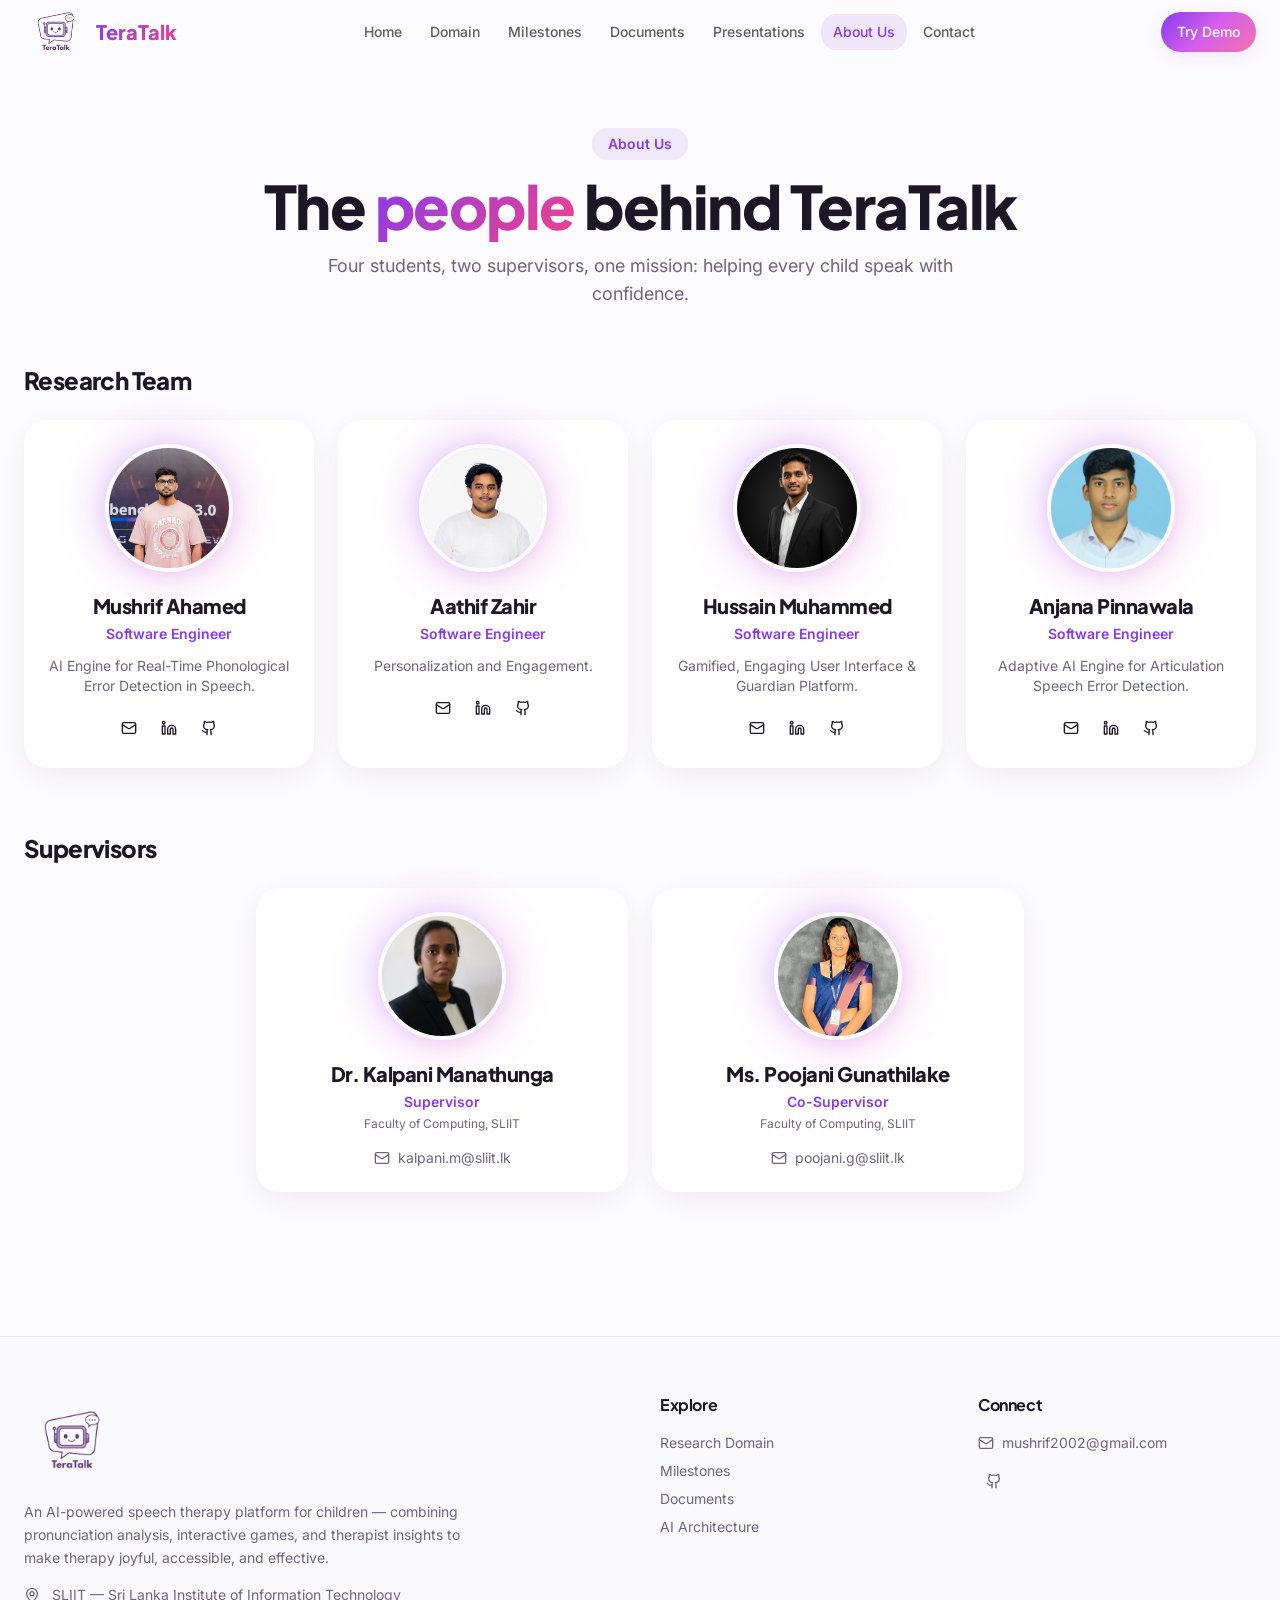
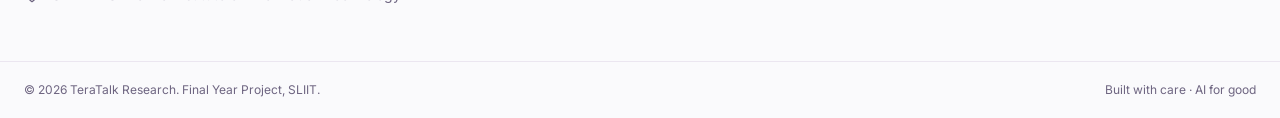
<file: about.html>
<!DOCTYPE html>
<html lang="en">

<head>
  <meta charset="UTF-8">
  <meta name="viewport" content="width=device-width, initial-scale=1.0">
  <title>About — TeraTalk Team</title>
  <meta name="description" content="Meet the team and supervisors behind TeraTalk.">
  <meta name="author" content="TeraTalk Research Team">

  <meta property="og:title" content="About — TeraTalk Team">
  <meta property="og:description" content="Meet the team and supervisors behind TeraTalk.">
  <meta property="og:type" content="website">
  <meta property="og:site_name" content="TeraTalk">
  <meta property="og:url" content="https://teratalk.github.io/teratalk-website/about.html">
  <meta property="og:image" content="https://teratalk.github.io/teratalk-website/assets/logo.png">
  <meta property="og:image:alt" content="TeraTalk logo">
  <meta property="og:locale" content="en_LK">

  <meta name="twitter:card" content="summary_large_image">
  <meta name="twitter:title" content="About — TeraTalk Team">
  <meta name="twitter:description" content="Meet the team and supervisors behind TeraTalk.">
  <meta name="twitter:image" content="https://teratalk.github.io/teratalk-website/assets/logo.png">
  <meta name="twitter:image:alt" content="TeraTalk logo">

  <link rel="canonical" href="https://teratalk.github.io/teratalk-website/about.html">
  <link rel="icon" type="image/png" href="assets/logo.png">
  <link rel="stylesheet" href="style.css">
  <style type="text/css">
    :where(html[dir="ltr"]),
    :where([data-sonner-toaster][dir="ltr"]) {
      --toast-icon-margin-start: -3px;
      --toast-icon-margin-end: 4px;
      --toast-svg-margin-start: -1px;
      --toast-svg-margin-end: 0px;
      --toast-button-margin-start: auto;
      --toast-button-margin-end: 0;
      --toast-close-button-start: 0;
      --toast-close-button-end: unset;
      --toast-close-button-transform: translate(-35%, -35%)
    }

    :where(html[dir="rtl"]),
    :where([data-sonner-toaster][dir="rtl"]) {
      --toast-icon-margin-start: 4px;
      --toast-icon-margin-end: -3px;
      --toast-svg-margin-start: 0px;
      --toast-svg-margin-end: -1px;
      --toast-button-margin-start: 0;
      --toast-button-margin-end: auto;
      --toast-close-button-start: unset;
      --toast-close-button-end: 0;
      --toast-close-button-transform: translate(35%, -35%)
    }

    :where([data-sonner-toaster]) {
      position: fixed;
      width: var(--width);
      font-family: ui-sans-serif, system-ui, -apple-system, BlinkMacSystemFont, Segoe UI, Roboto, Helvetica Neue, Arial, Noto Sans, sans-serif, Apple Color Emoji, Segoe UI Emoji, Segoe UI Symbol, Noto Color Emoji;
      --gray1: hsl(0, 0%, 99%);
      --gray2: hsl(0, 0%, 97.3%);
      --gray3: hsl(0, 0%, 95.1%);
      --gray4: hsl(0, 0%, 93%);
      --gray5: hsl(0, 0%, 90.9%);
      --gray6: hsl(0, 0%, 88.7%);
      --gray7: hsl(0, 0%, 85.8%);
      --gray8: hsl(0, 0%, 78%);
      --gray9: hsl(0, 0%, 56.1%);
      --gray10: hsl(0, 0%, 52.3%);
      --gray11: hsl(0, 0%, 43.5%);
      --gray12: hsl(0, 0%, 9%);
      --border-radius: 8px;
      box-sizing: border-box;
      padding: 0;
      margin: 0;
      list-style: none;
      outline: none;
      z-index: 999999999;
      transition: transform .4s ease
    }

    :where([data-sonner-toaster][data-lifted="true"]) {
      transform: translateY(-10px)
    }

    @media (hover: none) and (pointer: coarse) {
      :where([data-sonner-toaster][data-lifted="true"]) {
        transform: none
      }
    }

    :where([data-sonner-toaster][data-x-position="right"]) {
      right: var(--offset-right)
    }

    :where([data-sonner-toaster][data-x-position="left"]) {
      left: var(--offset-left)
    }

    :where([data-sonner-toaster][data-x-position="center"]) {
      left: 50%;
      transform: translate(-50%)
    }

    :where([data-sonner-toaster][data-y-position="top"]) {
      top: var(--offset-top)
    }

    :where([data-sonner-toaster][data-y-position="bottom"]) {
      bottom: var(--offset-bottom)
    }

    :where([data-sonner-toast]) {
      --y: translateY(100%);
      --lift-amount: calc(var(--lift) * var(--gap));
      z-index: var(--z-index);
      position: absolute;
      opacity: 0;
      transform: var(--y);
      filter: blur(0);
      touch-action: none;
      transition: transform .4s, opacity .4s, height .4s, box-shadow .2s;
      box-sizing: border-box;
      outline: none;
      overflow-wrap: anywhere
    }

    :where([data-sonner-toast][data-styled="true"]) {
      padding: 16px;
      background: var(--normal-bg);
      border: 1px solid var(--normal-border);
      color: var(--normal-text);
      border-radius: var(--border-radius);
      box-shadow: 0 4px 12px #0000001a;
      width: var(--width);
      font-size: 13px;
      display: flex;
      align-items: center;
      gap: 6px
    }

    :where([data-sonner-toast]:focus-visible) {
      box-shadow: 0 4px 12px #0000001a, 0 0 0 2px #0003
    }

    :where([data-sonner-toast][data-y-position="top"]) {
      top: 0;
      --y: translateY(-100%);
      --lift: 1;
      --lift-amount: calc(1 * var(--gap))
    }

    :where([data-sonner-toast][data-y-position="bottom"]) {
      bottom: 0;
      --y: translateY(100%);
      --lift: -1;
      --lift-amount: calc(var(--lift) * var(--gap))
    }

    :where([data-sonner-toast]) :where([data-description]) {
      font-weight: 400;
      line-height: 1.4;
      color: inherit
    }

    :where([data-sonner-toast]) :where([data-title]) {
      font-weight: 500;
      line-height: 1.5;
      color: inherit
    }

    :where([data-sonner-toast]) :where([data-icon]) {
      display: flex;
      height: 16px;
      width: 16px;
      position: relative;
      justify-content: flex-start;
      align-items: center;
      flex-shrink: 0;
      margin-left: var(--toast-icon-margin-start);
      margin-right: var(--toast-icon-margin-end)
    }

    :where([data-sonner-toast][data-promise="true"]) :where([data-icon])>svg {
      opacity: 0;
      transform: scale(.8);
      transform-origin: center;
      animation: sonner-fade-in .3s ease forwards
    }

    :where([data-sonner-toast]) :where([data-icon])>* {
      flex-shrink: 0
    }

    :where([data-sonner-toast]) :where([data-icon]) svg {
      margin-left: var(--toast-svg-margin-start);
      margin-right: var(--toast-svg-margin-end)
    }

    :where([data-sonner-toast]) :where([data-content]) {
      display: flex;
      flex-direction: column;
      gap: 2px
    }

    [data-sonner-toast][data-styled=true] [data-button] {
      border-radius: 4px;
      padding-left: 8px;
      padding-right: 8px;
      height: 24px;
      font-size: 12px;
      color: var(--normal-bg);
      background: var(--normal-text);
      margin-left: var(--toast-button-margin-start);
      margin-right: var(--toast-button-margin-end);
      border: none;
      cursor: pointer;
      outline: none;
      display: flex;
      align-items: center;
      flex-shrink: 0;
      transition: opacity .4s, box-shadow .2s
    }

    :where([data-sonner-toast]) :where([data-button]):focus-visible {
      box-shadow: 0 0 0 2px #0006
    }

    :where([data-sonner-toast]) :where([data-button]):first-of-type {
      margin-left: var(--toast-button-margin-start);
      margin-right: var(--toast-button-margin-end)
    }

    :where([data-sonner-toast]) :where([data-cancel]) {
      color: var(--normal-text);
      background: rgba(0, 0, 0, .08)
    }

    :where([data-sonner-toast][data-theme="dark"]) :where([data-cancel]) {
      background: rgba(255, 255, 255, .3)
    }

    :where([data-sonner-toast]) :where([data-close-button]) {
      position: absolute;
      left: var(--toast-close-button-start);
      right: var(--toast-close-button-end);
      top: 0;
      height: 20px;
      width: 20px;
      display: flex;
      justify-content: center;
      align-items: center;
      padding: 0;
      color: var(--gray12);
      border: 1px solid var(--gray4);
      transform: var(--toast-close-button-transform);
      border-radius: 50%;
      cursor: pointer;
      z-index: 1;
      transition: opacity .1s, background .2s, border-color .2s
    }

    [data-sonner-toast] [data-close-button] {
      background: var(--gray1)
    }

    :where([data-sonner-toast]) :where([data-close-button]):focus-visible {
      box-shadow: 0 4px 12px #0000001a, 0 0 0 2px #0003
    }

    :where([data-sonner-toast]) :where([data-disabled="true"]) {
      cursor: not-allowed
    }

    :where([data-sonner-toast]):hover :where([data-close-button]):hover {
      background: var(--gray2);
      border-color: var(--gray5)
    }

    :where([data-sonner-toast][data-swiping="true"]):before {
      content: "";
      position: absolute;
      left: -50%;
      right: -50%;
      height: 100%;
      z-index: -1
    }

    :where([data-sonner-toast][data-y-position="top"][data-swiping="true"]):before {
      bottom: 50%;
      transform: scaleY(3) translateY(50%)
    }

    :where([data-sonner-toast][data-y-position="bottom"][data-swiping="true"]):before {
      top: 50%;
      transform: scaleY(3) translateY(-50%)
    }

    :where([data-sonner-toast][data-swiping="false"][data-removed="true"]):before {
      content: "";
      position: absolute;
      inset: 0;
      transform: scaleY(2)
    }

    :where([data-sonner-toast]):after {
      content: "";
      position: absolute;
      left: 0;
      height: calc(var(--gap) + 1px);
      bottom: 100%;
      width: 100%
    }

    :where([data-sonner-toast][data-mounted="true"]) {
      --y: translateY(0);
      opacity: 1
    }

    :where([data-sonner-toast][data-expanded="false"][data-front="false"]) {
      --scale: var(--toasts-before) * .05 + 1;
      --y: translateY(calc(var(--lift-amount) * var(--toasts-before))) scale(calc(-1 * var(--scale)));
      height: var(--front-toast-height)
    }

    :where([data-sonner-toast])>* {
      transition: opacity .4s
    }

    :where([data-sonner-toast][data-expanded="false"][data-front="false"][data-styled="true"])>* {
      opacity: 0
    }

    :where([data-sonner-toast][data-visible="false"]) {
      opacity: 0;
      pointer-events: none
    }

    :where([data-sonner-toast][data-mounted="true"][data-expanded="true"]) {
      --y: translateY(calc(var(--lift) * var(--offset)));
      height: var(--initial-height)
    }

    :where([data-sonner-toast][data-removed="true"][data-front="true"][data-swipe-out="false"]) {
      --y: translateY(calc(var(--lift) * -100%));
      opacity: 0
    }

    :where([data-sonner-toast][data-removed="true"][data-front="false"][data-swipe-out="false"][data-expanded="true"]) {
      --y: translateY(calc(var(--lift) * var(--offset) + var(--lift) * -100%));
      opacity: 0
    }

    :where([data-sonner-toast][data-removed="true"][data-front="false"][data-swipe-out="false"][data-expanded="false"]) {
      --y: translateY(40%);
      opacity: 0;
      transition: transform .5s, opacity .2s
    }

    :where([data-sonner-toast][data-removed="true"][data-front="false"]):before {
      height: calc(var(--initial-height) + 20%)
    }

    [data-sonner-toast][data-swiping=true] {
      transform: var(--y) translateY(var(--swipe-amount-y, 0px)) translate(var(--swipe-amount-x, 0px));
      transition: none
    }

    [data-sonner-toast][data-swiped=true] {
      user-select: none
    }

    [data-sonner-toast][data-swipe-out=true][data-y-position=bottom],
    [data-sonner-toast][data-swipe-out=true][data-y-position=top] {
      animation-duration: .2s;
      animation-timing-function: ease-out;
      animation-fill-mode: forwards
    }

    [data-sonner-toast][data-swipe-out=true][data-swipe-direction=left] {
      animation-name: swipe-out-left
    }

    [data-sonner-toast][data-swipe-out=true][data-swipe-direction=right] {
      animation-name: swipe-out-right
    }

    [data-sonner-toast][data-swipe-out=true][data-swipe-direction=up] {
      animation-name: swipe-out-up
    }

    [data-sonner-toast][data-swipe-out=true][data-swipe-direction=down] {
      animation-name: swipe-out-down
    }

    @keyframes swipe-out-left {
      0% {
        transform: var(--y) translate(var(--swipe-amount-x));
        opacity: 1
      }

      to {
        transform: var(--y) translate(calc(var(--swipe-amount-x) - 100%));
        opacity: 0
      }
    }

    @keyframes swipe-out-right {
      0% {
        transform: var(--y) translate(var(--swipe-amount-x));
        opacity: 1
      }

      to {
        transform: var(--y) translate(calc(var(--swipe-amount-x) + 100%));
        opacity: 0
      }
    }

    @keyframes swipe-out-up {
      0% {
        transform: var(--y) translateY(var(--swipe-amount-y));
        opacity: 1
      }

      to {
        transform: var(--y) translateY(calc(var(--swipe-amount-y) - 100%));
        opacity: 0
      }
    }

    @keyframes swipe-out-down {
      0% {
        transform: var(--y) translateY(var(--swipe-amount-y));
        opacity: 1
      }

      to {
        transform: var(--y) translateY(calc(var(--swipe-amount-y) + 100%));
        opacity: 0
      }
    }

    @media (max-width: 600px) {
      [data-sonner-toaster] {
        position: fixed;
        right: var(--mobile-offset-right);
        left: var(--mobile-offset-left);
        width: 100%
      }

      [data-sonner-toaster][dir=rtl] {
        left: calc(var(--mobile-offset-left) * -1)
      }

      [data-sonner-toaster] [data-sonner-toast] {
        left: 0;
        right: 0;
        width: calc(100% - var(--mobile-offset-left) * 2)
      }

      [data-sonner-toaster][data-x-position=left] {
        left: var(--mobile-offset-left)
      }

      [data-sonner-toaster][data-y-position=bottom] {
        bottom: var(--mobile-offset-bottom)
      }

      [data-sonner-toaster][data-y-position=top] {
        top: var(--mobile-offset-top)
      }

      [data-sonner-toaster][data-x-position=center] {
        left: var(--mobile-offset-left);
        right: var(--mobile-offset-right);
        transform: none
      }
    }

    [data-sonner-toaster][data-theme=light] {
      --normal-bg: #fff;
      --normal-border: var(--gray4);
      --normal-text: var(--gray12);
      --success-bg: hsl(143, 85%, 96%);
      --success-border: hsl(145, 92%, 91%);
      --success-text: hsl(140, 100%, 27%);
      --info-bg: hsl(208, 100%, 97%);
      --info-border: hsl(221, 91%, 91%);
      --info-text: hsl(210, 92%, 45%);
      --warning-bg: hsl(49, 100%, 97%);
      --warning-border: hsl(49, 91%, 91%);
      --warning-text: hsl(31, 92%, 45%);
      --error-bg: hsl(359, 100%, 97%);
      --error-border: hsl(359, 100%, 94%);
      --error-text: hsl(360, 100%, 45%)
    }

    [data-sonner-toaster][data-theme=light] [data-sonner-toast][data-invert=true] {
      --normal-bg: #000;
      --normal-border: hsl(0, 0%, 20%);
      --normal-text: var(--gray1)
    }

    [data-sonner-toaster][data-theme=dark] [data-sonner-toast][data-invert=true] {
      --normal-bg: #fff;
      --normal-border: var(--gray3);
      --normal-text: var(--gray12)
    }

    [data-sonner-toaster][data-theme=dark] {
      --normal-bg: #000;
      --normal-bg-hover: hsl(0, 0%, 12%);
      --normal-border: hsl(0, 0%, 20%);
      --normal-border-hover: hsl(0, 0%, 25%);
      --normal-text: var(--gray1);
      --success-bg: hsl(150, 100%, 6%);
      --success-border: hsl(147, 100%, 12%);
      --success-text: hsl(150, 86%, 65%);
      --info-bg: hsl(215, 100%, 6%);
      --info-border: hsl(223, 100%, 12%);
      --info-text: hsl(216, 87%, 65%);
      --warning-bg: hsl(64, 100%, 6%);
      --warning-border: hsl(60, 100%, 12%);
      --warning-text: hsl(46, 87%, 65%);
      --error-bg: hsl(358, 76%, 10%);
      --error-border: hsl(357, 89%, 16%);
      --error-text: hsl(358, 100%, 81%)
    }

    [data-sonner-toaster][data-theme=dark] [data-sonner-toast] [data-close-button] {
      background: var(--normal-bg);
      border-color: var(--normal-border);
      color: var(--normal-text)
    }

    [data-sonner-toaster][data-theme=dark] [data-sonner-toast] [data-close-button]:hover {
      background: var(--normal-bg-hover);
      border-color: var(--normal-border-hover)
    }

    [data-rich-colors=true][data-sonner-toast][data-type=success],
    [data-rich-colors=true][data-sonner-toast][data-type=success] [data-close-button] {
      background: var(--success-bg);
      border-color: var(--success-border);
      color: var(--success-text)
    }

    [data-rich-colors=true][data-sonner-toast][data-type=info],
    [data-rich-colors=true][data-sonner-toast][data-type=info] [data-close-button] {
      background: var(--info-bg);
      border-color: var(--info-border);
      color: var(--info-text)
    }

    [data-rich-colors=true][data-sonner-toast][data-type=warning],
    [data-rich-colors=true][data-sonner-toast][data-type=warning] [data-close-button] {
      background: var(--warning-bg);
      border-color: var(--warning-border);
      color: var(--warning-text)
    }

    [data-rich-colors=true][data-sonner-toast][data-type=error],
    [data-rich-colors=true][data-sonner-toast][data-type=error] [data-close-button] {
      background: var(--error-bg);
      border-color: var(--error-border);
      color: var(--error-text)
    }

    .sonner-loading-wrapper {
      --size: 16px;
      height: var(--size);
      width: var(--size);
      position: absolute;
      inset: 0;
      z-index: 10
    }

    .sonner-loading-wrapper[data-visible=false] {
      transform-origin: center;
      animation: sonner-fade-out .2s ease forwards
    }

    .sonner-spinner {
      position: relative;
      top: 50%;
      left: 50%;
      height: var(--size);
      width: var(--size)
    }

    .sonner-loading-bar {
      animation: sonner-spin 1.2s linear infinite;
      background: var(--gray11);
      border-radius: 6px;
      height: 8%;
      left: -10%;
      position: absolute;
      top: -3.9%;
      width: 24%
    }

    .sonner-loading-bar:nth-child(1) {
      animation-delay: -1.2s;
      transform: rotate(.0001deg) translate(146%)
    }

    .sonner-loading-bar:nth-child(2) {
      animation-delay: -1.1s;
      transform: rotate(30deg) translate(146%)
    }

    .sonner-loading-bar:nth-child(3) {
      animation-delay: -1s;
      transform: rotate(60deg) translate(146%)
    }

    .sonner-loading-bar:nth-child(4) {
      animation-delay: -.9s;
      transform: rotate(90deg) translate(146%)
    }

    .sonner-loading-bar:nth-child(5) {
      animation-delay: -.8s;
      transform: rotate(120deg) translate(146%)
    }

    .sonner-loading-bar:nth-child(6) {
      animation-delay: -.7s;
      transform: rotate(150deg) translate(146%)
    }

    .sonner-loading-bar:nth-child(7) {
      animation-delay: -.6s;
      transform: rotate(180deg) translate(146%)
    }

    .sonner-loading-bar:nth-child(8) {
      animation-delay: -.5s;
      transform: rotate(210deg) translate(146%)
    }

    .sonner-loading-bar:nth-child(9) {
      animation-delay: -.4s;
      transform: rotate(240deg) translate(146%)
    }

    .sonner-loading-bar:nth-child(10) {
      animation-delay: -.3s;
      transform: rotate(270deg) translate(146%)
    }

    .sonner-loading-bar:nth-child(11) {
      animation-delay: -.2s;
      transform: rotate(300deg) translate(146%)
    }

    .sonner-loading-bar:nth-child(12) {
      animation-delay: -.1s;
      transform: rotate(330deg) translate(146%)
    }

    @keyframes sonner-fade-in {
      0% {
        opacity: 0;
        transform: scale(.8)
      }

      to {
        opacity: 1;
        transform: scale(1)
      }
    }

    @keyframes sonner-fade-out {
      0% {
        opacity: 1;
        transform: scale(1)
      }

      to {
        opacity: 0;
        transform: scale(.8)
      }
    }

    @keyframes sonner-spin {
      0% {
        opacity: 1
      }

      to {
        opacity: .15
      }
    }

    @media (prefers-reduced-motion) {

      [data-sonner-toast],
      [data-sonner-toast]>*,
      .sonner-loading-bar {
        transition: none !important;
        animation: none !important
      }
    }

    .sonner-loader {
      position: absolute;
      top: 50%;
      left: 50%;
      transform: translate(-50%, -50%);
      transform-origin: center;
      transition: opacity .2s, transform .2s
    }

    .sonner-loader[data-visible=false] {
      opacity: 0;
      transform: scale(.8) translate(-50%, -50%)
    }
  </style>
</head>

<body>
  <div id="root">
    <div role="region" aria-label="Notifications (F8)" tabindex="-1" style="pointer-events: none;">
      <ol tabindex="-1"
        class="fixed top-0 z-[100] flex max-h-screen w-full flex-col-reverse p-4 sm:bottom-0 sm:right-0 sm:top-auto sm:flex-col md:max-w-[420px]">
      </ol>
    </div>
    <section aria-label="Notifications alt+T" tabindex="-1" aria-live="polite" aria-relevant="additions text"
      aria-atomic="false"></section>
    <div class="min-h-screen flex flex-col">
      <header class="fixed top-0 inset-x-0 z-50 transition-smooth bg-transparent">
        <div class="container flex h-16 items-center justify-between"><a
            class="flex items-center gap-2 font-display font-extrabold text-xl" href="index.html"><span
              class="grid place-items-center w-16 h-16 overflow-hidden"><img src="assets/logo.png" alt="TeraTalk Logo"
                class="w-full h-full object-contain" /></span><span class="text-gradient">TeraTalk</span></a>
          <nav class="hidden lg:flex items-center gap-1"><a
              class="px-3 py-2 text-sm font-medium rounded-lg transition-smooth text-foreground/70 hover:text-primary hover:bg-primary/5"
              href="index.html">Home</a><a
              class="px-3 py-2 text-sm font-medium rounded-lg transition-smooth text-foreground/70 hover:text-primary hover:bg-primary/5"
              href="domain.html">Domain</a><a
              class="px-3 py-2 text-sm font-medium rounded-lg transition-smooth text-foreground/70 hover:text-primary hover:bg-primary/5"
              href="milestones.html">Milestones</a><a
              class="px-3 py-2 text-sm font-medium rounded-lg transition-smooth text-foreground/70 hover:text-primary hover:bg-primary/5"
              href="documents.html">Documents</a><a
              class="px-3 py-2 text-sm font-medium rounded-lg transition-smooth text-foreground/70 hover:text-primary hover:bg-primary/5"
              href="presentations.html">Presentations</a><!-- <a class="px-3 py-2 text-sm font-medium rounded-lg transition-smooth text-foreground/70 hover:text-primary hover:bg-primary/5" href="demo.html">Demo</a> --><!-- <a class="px-3 py-2 text-sm font-medium rounded-lg transition-smooth text-foreground/70 hover:text-primary hover:bg-primary/5" href="architecture.html">AI</a> --><a
              aria-current="page"
              class="px-3 py-2 text-sm font-medium rounded-lg transition-smooth text-primary bg-primary/10"
              href="about.html">About Us</a><a
              class="px-3 py-2 text-sm font-medium rounded-lg transition-smooth text-foreground/70 hover:text-primary hover:bg-primary/5"
              href="contact.html">Contact</a></nav>
          <div class="hidden lg:flex"><a
              class="inline-flex items-center justify-center gap-2 whitespace-nowrap text-sm font-medium ring-offset-background transition-colors focus-visible:outline-none focus-visible:ring-2 focus-visible:ring-ring focus-visible:ring-offset-2 disabled:pointer-events-none disabled:opacity-50 [&amp;_svg]:pointer-events-none [&amp;_svg]:size-4 [&amp;_svg]:shrink-0 bg-primary hover:bg-primary/90 h-10 px-4 py-2 rounded-full gradient-hero text-white border-0 shadow-soft hover:shadow-glow"
              href="demo.html">Try Demo</a></div><button class="lg:hidden p-2 rounded-lg hover:bg-muted"
            aria-label="Menu"><svg xmlns="http://www.w3.org/2000/svg" width="24" height="24" viewBox="0 0 24 24"
              fill="none" stroke="currentColor" stroke-width="2" stroke-linecap="round" stroke-linejoin="round"
              class="lucide lucide-menu">
              <line x1="4" x2="20" y1="12" y2="12"></line>
              <line x1="4" x2="20" y1="6" y2="6"></line>
              <line x1="4" x2="20" y1="18" y2="18"></line>
            </svg></button>
        </div>
      </header>
      <main class="flex-1 pt-16">
        <section class="container py-16">
          <div class="text-center mb-14"><span
              class="inline-block px-4 py-1.5 rounded-full bg-primary/10 text-primary text-sm font-semibold mb-4">About
              Us</span>
            <h1 class="text-4xl md:text-6xl font-display font-extrabold">The <span class="text-gradient">people</span>
              behind TeraTalk</h1>
            <p class="mt-4 text-lg text-muted-foreground max-w-2xl mx-auto">Four students, two supervisors, one mission:
              helping every child speak with confidence.</p>
          </div>
          <h2 class="font-display font-extrabold text-2xl mb-6">Research Team</h2>
          <div class="grid sm:grid-cols-2 lg:grid-cols-4 gap-6 mb-16">
            <div
              class="bg-card text-card-foreground shadow-sm p-6 rounded-3xl border-0 shadow-card hover:shadow-glow hover:-translate-y-1 transition-smooth text-center">
              <div class="relative w-32 h-32 mx-auto mb-5">
                <div class="absolute inset-0 rounded-full gradient-hero blur-xl opacity-40"></div><img
                  src="assets/mushrif.jpeg" alt="Member One"
                  class="relative w-32 h-32 rounded-full object-cover border-4 border-background shadow-soft"
                  width="512" height="512" loading="lazy">
              </div>
              <h3 class="font-display font-extrabold text-xl">Mushrif Ahamed</h3>
              <p class="text-primary font-semibold text-sm mt-1">Software Engineer</p>
              <p class="text-sm text-muted-foreground mt-3">AI Engine for Real-Time Phonological Error Detection in
                Speech.</p>
              <div class="flex justify-center gap-2 mt-4"><a href="mailto:mushrif2002@gmail.com" aria-label="Email"
                  class="p-2 rounded-full hover:bg-primary/10 hover:text-primary transition-smooth"><svg
                    xmlns="http://www.w3.org/2000/svg" width="24" height="24" viewBox="0 0 24 24" fill="none"
                    stroke="currentColor" stroke-width="2" stroke-linecap="round" stroke-linejoin="round"
                    class="lucide lucide-mail w-4 h-4">
                    <rect width="20" height="16" x="2" y="4" rx="2"></rect>
                    <path d="m22 7-8.97 5.7a1.94 1.94 0 0 1-2.06 0L2 7"></path>
                  </svg></a><a href="https://www.linkedin.com/in/mushrifahamed/" aria-label="LinkedIn" rel="noopener noreferrer" target="_blank"
                  class="p-2 rounded-full hover:bg-primary/10 hover:text-primary transition-smooth"><svg
                    xmlns="http://www.w3.org/2000/svg" width="24" height="24" viewBox="0 0 24 24" fill="none"
                    stroke="currentColor" stroke-width="2" stroke-linecap="round" stroke-linejoin="round"
                    class="lucide lucide-linkedin w-4 h-4">
                    <path d="M16 8a6 6 0 0 1 6 6v7h-4v-7a2 2 0 0 0-2-2 2 2 0 0 0-2 2v7h-4v-7a6 6 0 0 1 6-6z"></path>
                    <rect width="4" height="12" x="2" y="9"></rect>
                    <circle cx="4" cy="4" r="2"></circle>
                  </svg></a><a href="https://github.com/mushrifahamed" aria-label="GitHub" rel="noopener noreferrer" target="_blank"
                  class="p-2 rounded-full hover:bg-primary/10 hover:text-primary transition-smooth"><svg
                    xmlns="http://www.w3.org/2000/svg" width="24" height="24" viewBox="0 0 24 24" fill="none"
                    stroke="currentColor" stroke-width="2" stroke-linecap="round" stroke-linejoin="round"
                    class="lucide lucide-github w-4 h-4">
                    <path
                      d="M15 22v-4a4.8 4.8 0 0 0-1-3.5c3 0 6-2 6-5.5.08-1.25-.27-2.48-1-3.5.28-1.15.28-2.35 0-3.5 0 0-1 0-3 1.5-2.64-.5-5.36-.5-8 0C6 2 5 2 5 2c-.3 1.15-.3 2.35 0 3.5A5.403 5.403 0 0 0 4 9c0 3.5 3 5.5 6 5.5-.39.49-.68 1.05-.85 1.65-.17.6-.22 1.23-.15 1.85v4">
                    </path>
                    <path d="M9 18c-4.51 2-5-2-7-2"></path>
                  </svg></a></div>
            </div>
            <div
              class="bg-card text-card-foreground shadow-sm p-6 rounded-3xl border-0 shadow-card hover:shadow-glow hover:-translate-y-1 transition-smooth text-center">
              <div class="relative w-32 h-32 mx-auto mb-5">
                <div class="absolute inset-0 rounded-full gradient-hero blur-xl opacity-40"></div><img
                  src="assets/aathif.JPG" alt="Member Two"
                  class="relative w-32 h-32 rounded-full object-cover border-4 border-background shadow-soft"
                  width="512" height="512" loading="lazy">
              </div>
              <h3 class="font-display font-extrabold text-xl">Aathif Zahir</h3>
              <p class="text-primary font-semibold text-sm mt-1">Software Engineer</p>
              <p class="text-sm text-muted-foreground mt-3">Personalization and Engagement.</p>
              <div class="flex justify-center gap-2 mt-4"><a href="mailto:aathifzahir12@gmail.com" aria-label="Email"
                  class="p-2 rounded-full hover:bg-primary/10 hover:text-primary transition-smooth"><svg
                    xmlns="http://www.w3.org/2000/svg" width="24" height="24" viewBox="0 0 24 24" fill="none"
                    stroke="currentColor" stroke-width="2" stroke-linecap="round" stroke-linejoin="round"
                    class="lucide lucide-mail w-4 h-4">
                    <rect width="20" height="16" x="2" y="4" rx="2"></rect>
                    <path d="m22 7-8.97 5.7a1.94 1.94 0 0 1-2.06 0L2 7"></path>
                  </svg></a><a href="https://www.linkedin.com/in/aathifzahir/" aria-label="LinkedIn" rel="noopener noreferrer" target="_blank"
                  class="p-2 rounded-full hover:bg-primary/10 hover:text-primary transition-smooth"><svg
                    xmlns="http://www.w3.org/2000/svg" width="24" height="24" viewBox="0 0 24 24" fill="none"
                    stroke="currentColor" stroke-width="2" stroke-linecap="round" stroke-linejoin="round"
                    class="lucide lucide-linkedin w-4 h-4">
                    <path d="M16 8a6 6 0 0 1 6 6v7h-4v-7a2 2 0 0 0-2-2 2 2 0 0 0-2 2v7h-4v-7a6 6 0 0 1 6-6z"></path>
                    <rect width="4" height="12" x="2" y="9"></rect>
                    <circle cx="4" cy="4" r="2"></circle>
                  </svg></a><a href="https://github.com/AathifZahir" aria-label="GitHub" rel="noopener noreferrer" target="_blank"
                  class="p-2 rounded-full hover:bg-primary/10 hover:text-primary transition-smooth"><svg
                    xmlns="http://www.w3.org/2000/svg" width="24" height="24" viewBox="0 0 24 24" fill="none"
                    stroke="currentColor" stroke-width="2" stroke-linecap="round" stroke-linejoin="round"
                    class="lucide lucide-github w-4 h-4">
                    <path
                      d="M15 22v-4a4.8 4.8 0 0 0-1-3.5c3 0 6-2 6-5.5.08-1.25-.27-2.48-1-3.5.28-1.15.28-2.35 0-3.5 0 0-1 0-3 1.5-2.64-.5-5.36-.5-8 0C6 2 5 2 5 2c-.3 1.15-.3 2.35 0 3.5A5.403 5.403 0 0 0 4 9c0 3.5 3 5.5 6 5.5-.39.49-.68 1.05-.85 1.65-.17.6-.22 1.23-.15 1.85v4">
                    </path>
                    <path d="M9 18c-4.51 2-5-2-7-2"></path>
                  </svg></a></div>
            </div>
            <div
              class="bg-card text-card-foreground shadow-sm p-6 rounded-3xl border-0 shadow-card hover:shadow-glow hover:-translate-y-1 transition-smooth text-center">
              <div class="relative w-32 h-32 mx-auto mb-5">
                <div class="absolute inset-0 rounded-full gradient-hero blur-xl opacity-40"></div><img
                  src="assets/muhammed2.png" alt="Member Three"
                  class="relative w-32 h-32 rounded-full object-cover border-4 border-background shadow-soft"
                  width="512" height="512" loading="lazy">
              </div>
              <h3 class="font-display font-extrabold text-xl">Hussain Muhammed</h3>
              <p class="text-primary font-semibold text-sm mt-1">Software Engineer</p>
              <p class="text-sm text-muted-foreground mt-3">Gamified, Engaging User Interface & Guardian Platform.</p>
              <div class="flex justify-center gap-2 mt-4"><a href="mailto:hmuhammed9771@gmail.com" aria-label="Email"
                  class="p-2 rounded-full hover:bg-primary/10 hover:text-primary transition-smooth"><svg
                    xmlns="http://www.w3.org/2000/svg" width="24" height="24" viewBox="0 0 24 24" fill="none"
                    stroke="currentColor" stroke-width="2" stroke-linecap="round" stroke-linejoin="round"
                    class="lucide lucide-mail w-4 h-4">
                    <rect width="20" height="16" x="2" y="4" rx="2"></rect>
                    <path d="m22 7-8.97 5.7a1.94 1.94 0 0 1-2.06 0L2 7"></path>
                  </svg></a><a href="https://www.linkedin.com/in/hussain-muhammed-mhd9771" aria-label="LinkedIn" rel="noopener noreferrer" target="_blank"
                  class="p-2 rounded-full hover:bg-primary/10 hover:text-primary transition-smooth"><svg
                    xmlns="http://www.w3.org/2000/svg" width="24" height="24" viewBox="0 0 24 24" fill="none"
                    stroke="currentColor" stroke-width="2" stroke-linecap="round" stroke-linejoin="round"
                    class="lucide lucide-linkedin w-4 h-4">
                    <path d="M16 8a6 6 0 0 1 6 6v7h-4v-7a2 2 0 0 0-2-2 2 2 0 0 0-2 2v7h-4v-7a6 6 0 0 1 6-6z"></path>
                    <rect width="4" height="12" x="2" y="9"></rect>
                    <circle cx="4" cy="4" r="2"></circle>
                  </svg></a><a href="https://github.com/h-muhammed" aria-label="GitHub" rel="noopener noreferrer" target="_blank"
                  class="p-2 rounded-full hover:bg-primary/10 hover:text-primary transition-smooth"><svg
                    xmlns="http://www.w3.org/2000/svg" width="24" height="24" viewBox="0 0 24 24" fill="none"
                    stroke="currentColor" stroke-width="2" stroke-linecap="round" stroke-linejoin="round"
                    class="lucide lucide-github w-4 h-4">
                    <path
                      d="M15 22v-4a4.8 4.8 0 0 0-1-3.5c3 0 6-2 6-5.5.08-1.25-.27-2.48-1-3.5.28-1.15.28-2.35 0-3.5 0 0-1 0-3 1.5-2.64-.5-5.36-.5-8 0C6 2 5 2 5 2c-.3 1.15-.3 2.35 0 3.5A5.403 5.403 0 0 0 4 9c0 3.5 3 5.5 6 5.5-.39.49-.68 1.05-.85 1.65-.17.6-.22 1.23-.15 1.85v4">
                    </path>
                    <path d="M9 18c-4.51 2-5-2-7-2"></path>
                  </svg></a></div>
            </div>
            <div
              class="bg-card text-card-foreground shadow-sm p-6 rounded-3xl border-0 shadow-card hover:shadow-glow hover:-translate-y-1 transition-smooth text-center">
              <div class="relative w-32 h-32 mx-auto mb-5">
                <div class="absolute inset-0 rounded-full gradient-hero blur-xl opacity-40"></div><img
                  src="assets/anjana.jpg" alt="Member Four"
                  class="relative w-32 h-32 rounded-full object-cover border-4 border-background shadow-soft"
                  width="512" height="512" loading="lazy">
              </div>
              <h3 class="font-display font-extrabold text-xl">Anjana Pinnawala</h3>
              <p class="text-primary font-semibold text-sm mt-1">Software Engineer</p>
              <p class="text-sm text-muted-foreground mt-3">Adaptive AI Engine for Articulation Speech Error Detection.
              </p>
              <div class="flex justify-center gap-2 mt-4"><a href="mailto:anjanapinnawala22@gmail.com" aria-label="Email"
                  class="p-2 rounded-full hover:bg-primary/10 hover:text-primary transition-smooth"><svg
                    xmlns="http://www.w3.org/2000/svg" width="24" height="24" viewBox="0 0 24 24" fill="none"
                    stroke="currentColor" stroke-width="2" stroke-linecap="round" stroke-linejoin="round"
                    class="lucide lucide-mail w-4 h-4">
                    <rect width="20" height="16" x="2" y="4" rx="2"></rect>
                    <path d="m22 7-8.97 5.7a1.94 1.94 0 0 1-2.06 0L2 7"></path>
                  </svg></a><a href="https://www.linkedin.com/in/anjana-pinnawala-b5aa51318" aria-label="LinkedIn" rel="noopener noreferrer" target="_blank"
                  class="p-2 rounded-full hover:bg-primary/10 hover:text-primary transition-smooth"><svg
                    xmlns="http://www.w3.org/2000/svg" width="24" height="24" viewBox="0 0 24 24" fill="none"
                    stroke="currentColor" stroke-width="2" stroke-linecap="round" stroke-linejoin="round"
                    class="lucide lucide-linkedin w-4 h-4">
                    <path d="M16 8a6 6 0 0 1 6 6v7h-4v-7a2 2 0 0 0-2-2 2 2 0 0 0-2 2v7h-4v-7a6 6 0 0 1 6-6z"></path>
                    <rect width="4" height="12" x="2" y="9"></rect>
                    <circle cx="4" cy="4" r="2"></circle>
                  </svg></a><a href="https://github.com/anjii22" aria-label="GitHub" rel="noopener noreferrer" target="_blank"
                  class="p-2 rounded-full hover:bg-primary/10 hover:text-primary transition-smooth"><svg
                    xmlns="http://www.w3.org/2000/svg" width="24" height="24" viewBox="0 0 24 24" fill="none"
                    stroke="currentColor" stroke-width="2" stroke-linecap="round" stroke-linejoin="round"
                    class="lucide lucide-github w-4 h-4">
                    <path
                      d="M15 22v-4a4.8 4.8 0 0 0-1-3.5c3 0 6-2 6-5.5.08-1.25-.27-2.48-1-3.5.28-1.15.28-2.35 0-3.5 0 0-1 0-3 1.5-2.64-.5-5.36-.5-8 0C6 2 5 2 5 2c-.3 1.15-.3 2.35 0 3.5A5.403 5.403 0 0 0 4 9c0 3.5 3 5.5 6 5.5-.39.49-.68 1.05-.85 1.65-.17.6-.22 1.23-.15 1.85v4">
                    </path>
                    <path d="M9 18c-4.51 2-5-2-7-2"></path>
                  </svg></a></div>
            </div>
          </div>
          <h2 class="font-display font-extrabold text-2xl mb-6">Supervisors</h2>
          <div class="grid sm:grid-cols-2 gap-6 max-w-3xl mx-auto">
            <div
              class="bg-card text-card-foreground shadow-sm p-6 rounded-3xl border-0 shadow-card hover:shadow-glow hover:-translate-y-1 transition-smooth text-center">
              <div class="relative w-32 h-32 mx-auto mb-5">
                <div class="absolute inset-0 rounded-full gradient-hero blur-xl opacity-40"></div><img
                  src="assets/kalpani.png" alt="Dr. Kalpani Manathunga"
                  class="relative w-32 h-32 rounded-full object-cover border-4 border-background shadow-soft"
                  width="512" height="512" loading="lazy">
              </div>
              <h3 class="font-display font-extrabold text-xl">Dr. Kalpani Manathunga</h3>
              <p class="text-primary font-semibold text-sm mt-1">Supervisor</p>
              <p class="text-xs text-muted-foreground mt-1">Faculty of Computing, SLIIT</p>
              <div class="flex justify-center mt-4"><a href="mailto:kalpani.m@sliit.lk"
                  class="inline-flex items-center gap-2 text-sm text-muted-foreground hover:text-primary transition-smooth break-all"><svg
                    xmlns="http://www.w3.org/2000/svg" width="24" height="24" viewBox="0 0 24 24" fill="none"
                    stroke="currentColor" stroke-width="2" stroke-linecap="round" stroke-linejoin="round"
                    class="lucide lucide-mail w-4 h-4 shrink-0">
                    <rect width="20" height="16" x="2" y="4" rx="2"></rect>
                    <path d="m22 7-8.97 5.7a1.94 1.94 0 0 1-2.06 0L2 7"></path>
                  </svg><span>kalpani.m@sliit.lk</span></a></div>
            </div>
            <div
              class="bg-card text-card-foreground shadow-sm p-6 rounded-3xl border-0 shadow-card hover:shadow-glow hover:-translate-y-1 transition-smooth text-center">
              <div class="relative w-32 h-32 mx-auto mb-5">
                <div class="absolute inset-0 rounded-full gradient-hero blur-xl opacity-40"></div><img
                  src="assets/poojani.jpg" alt="Ms. Poojani Gunathilake"
                  class="relative w-32 h-32 rounded-full object-cover border-4 border-background shadow-soft"
                  width="512" height="512" loading="lazy">
              </div>
              <h3 class="font-display font-extrabold text-xl">Ms. Poojani Gunathilake</h3>
              <p class="text-primary font-semibold text-sm mt-1">Co-Supervisor</p>
              <p class="text-xs text-muted-foreground mt-1">Faculty of Computing, SLIIT</p>
              <div class="flex justify-center mt-4"><a href="mailto:poojani.g@sliit.lk"
                  class="inline-flex items-center gap-2 text-sm text-muted-foreground hover:text-primary transition-smooth break-all"><svg
                    xmlns="http://www.w3.org/2000/svg" width="24" height="24" viewBox="0 0 24 24" fill="none"
                    stroke="currentColor" stroke-width="2" stroke-linecap="round" stroke-linejoin="round"
                    class="lucide lucide-mail w-4 h-4 shrink-0">
                    <rect width="20" height="16" x="2" y="4" rx="2"></rect>
                    <path d="m22 7-8.97 5.7a1.94 1.94 0 0 1-2.06 0L2 7"></path>
                  </svg><span>poojani.g@sliit.lk</span></a></div>
            </div>
          </div>
        </section>
      </main>
      <footer class="border-t border-border bg-muted/30 mt-20">
        <div class="container py-14 grid gap-10 md:grid-cols-4">
          <div class="md:col-span-2"><a class="flex items-center gap-2 font-display font-extrabold text-xl mb-3"
              href="index.html"><span class="grid place-items-center w-24 h-24 overflow-hidden"><img
                  src="assets/logo.png" alt="TeraTalk Logo" class="w-full h-full object-contain" /></span></a>
            <p class="text-muted-foreground max-w-md text-sm leading-relaxed">An AI-powered speech therapy platform for
              children — combining pronunciation analysis, interactive games, and therapist insights to make therapy
              joyful, accessible, and effective.</p>
            <div class="flex items-center gap-3 mt-4 text-sm text-muted-foreground"><svg
                xmlns="http://www.w3.org/2000/svg" width="24" height="24" viewBox="0 0 24 24" fill="none"
                stroke="currentColor" stroke-width="2" stroke-linecap="round" stroke-linejoin="round"
                class="lucide lucide-map-pin w-4 h-4">
                <path
                  d="M20 10c0 4.993-5.539 10.193-7.399 11.799a1 1 0 0 1-1.202 0C9.539 20.193 4 14.993 4 10a8 8 0 0 1 16 0">
                </path>
                <circle cx="12" cy="10" r="3"></circle>
              </svg><span>SLIIT — Sri Lanka Institute of Information Technology</span></div>
          </div>
          <div>
            <h4 class="font-display font-bold mb-4">Explore</h4>
            <ul class="space-y-2 text-sm text-muted-foreground">
              <li><a class="hover:text-primary" href="domain.html">Research Domain</a></li>
              <li><a class="hover:text-primary" href="milestones.html">Milestones</a></li>
              <li><a class="hover:text-primary" href="documents.html">Documents</a></li>
              <li><a class="hover:text-primary" href="architecture.html">AI Architecture</a></li>
            </ul>
          </div>
          <div>
            <h4 class="font-display font-bold mb-4">Connect</h4>
            <ul class="space-y-3 text-sm text-muted-foreground">
              <li class="flex items-center gap-2"><svg xmlns="http://www.w3.org/2000/svg" width="24" height="24"
                  viewBox="0 0 24 24" fill="none" stroke="currentColor" stroke-width="2" stroke-linecap="round"
                  stroke-linejoin="round" class="lucide lucide-mail w-4 h-4">
                  <rect width="20" height="16" x="2" y="4" rx="2"></rect>
                  <path d="m22 7-8.97 5.7a1.94 1.94 0 0 1-2.06 0L2 7"></path>
                </svg> mushrif2002@gmail.com</li>
              <li class="flex items-center gap-3 mt-3"><a href="https://github.com/TeraTalk/" aria-label="GitHub"
                  rel="noopener noreferrer" target="_blank"
                  class="p-2 rounded-lg hover:bg-primary/10 hover:text-primary"><svg xmlns="http://www.w3.org/2000/svg"
                    width="24" height="24" viewBox="0 0 24 24" fill="none" stroke="currentColor" stroke-width="2"
                    stroke-linecap="round" stroke-linejoin="round" class="lucide lucide-github w-4 h-4">
                    <path
                      d="M15 22v-4a4.8 4.8 0 0 0-1-3.5c3 0 6-2 6-5.5.08-1.25-.27-2.48-1-3.5.28-1.15.28-2.35 0-3.5 0 0-1 0-3 1.5-2.64-.5-5.36-.5-8 0C6 2 5 2 5 2c-.3 1.15-.3 2.35 0 3.5A5.403 5.403 0 0 0 4 9c0 3.5 3 5.5 6 5.5-.39.49-.68 1.05-.85 1.65-.17.6-.22 1.23-.15 1.85v4">
                    </path>
                    <path d="M9 18c-4.51 2-5-2-7-2"></path>
                  </svg></a></li>
            </ul>
          </div>
        </div>
        <div class="border-t border-border">
          <div class="container py-5 text-xs text-muted-foreground flex flex-wrap items-center justify-between gap-2">
            <span>© 2026 TeraTalk Research. Final Year Project, SLIIT.</span><span>Built with care · AI for good</span>
          </div>
        </div>
      </footer>
    </div>
  </div>


  <script src="script.js" defer=""></script>
</body>

</html>
</file>
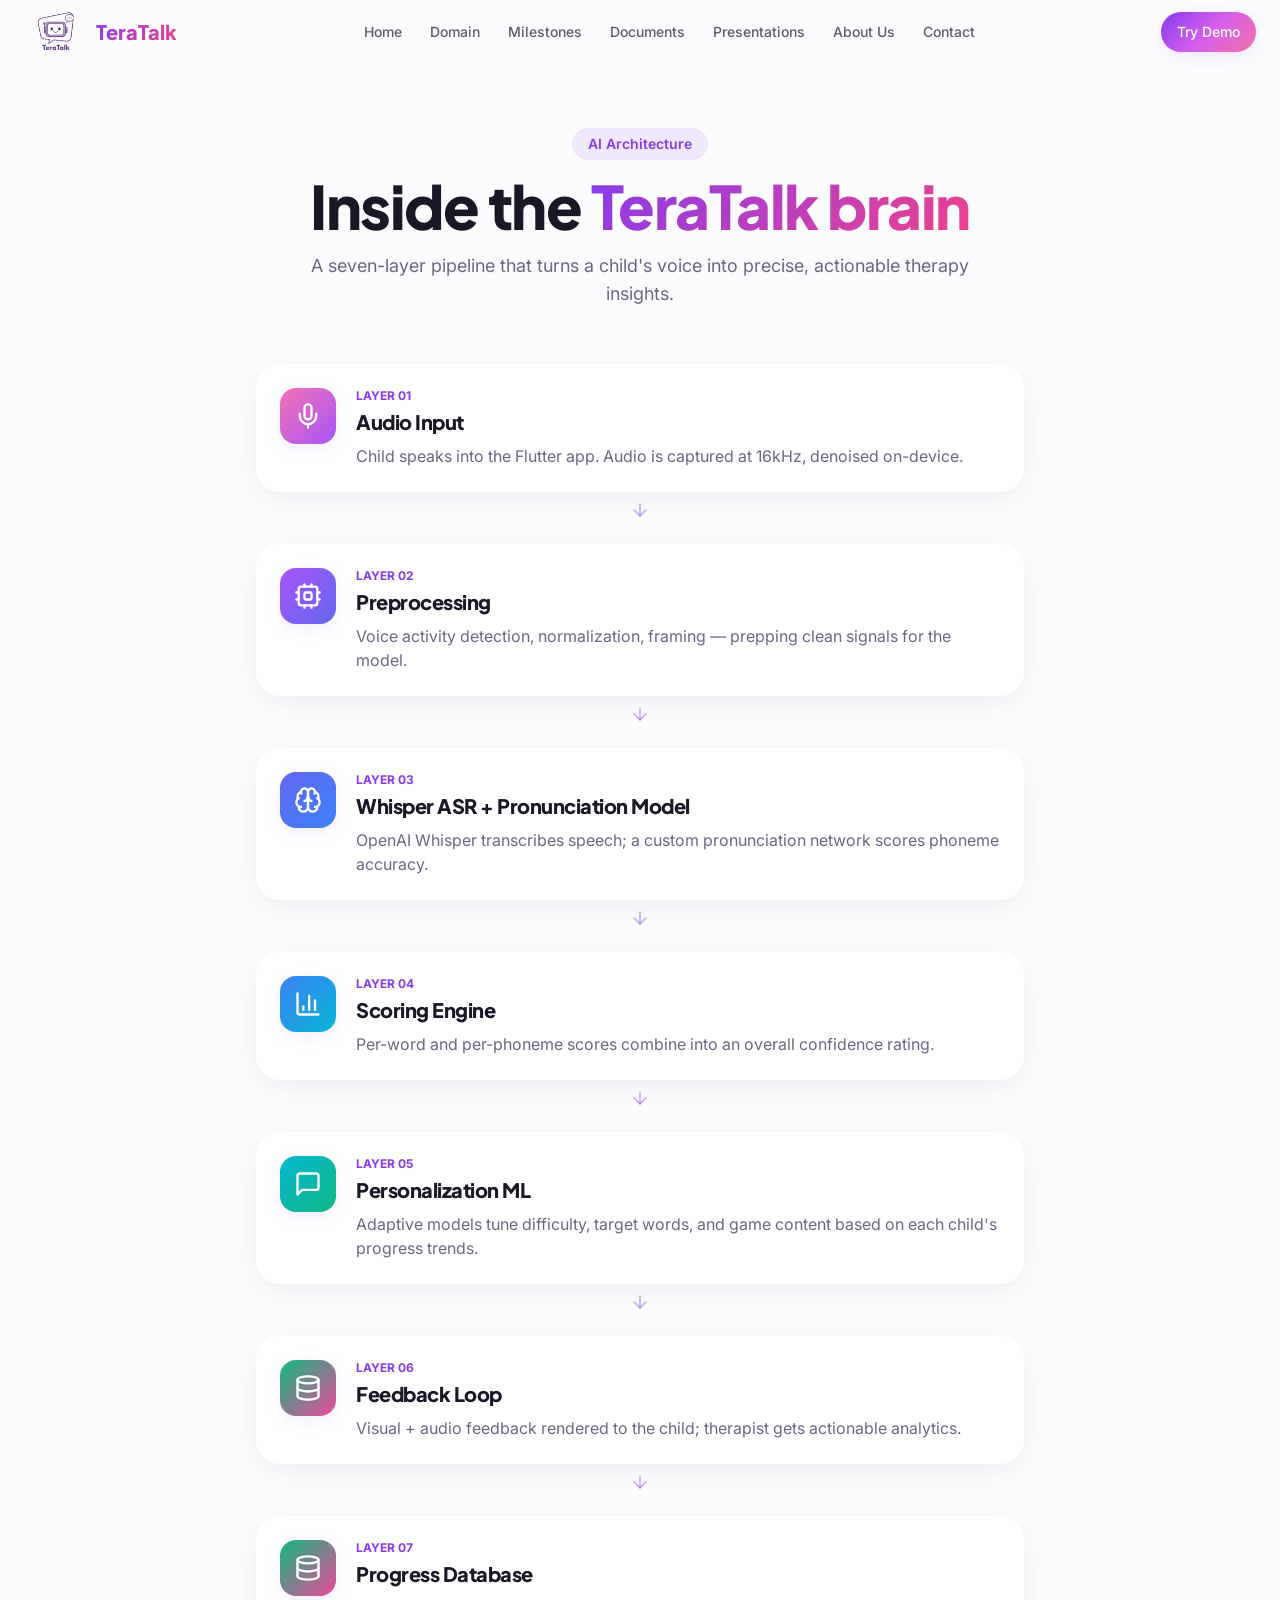
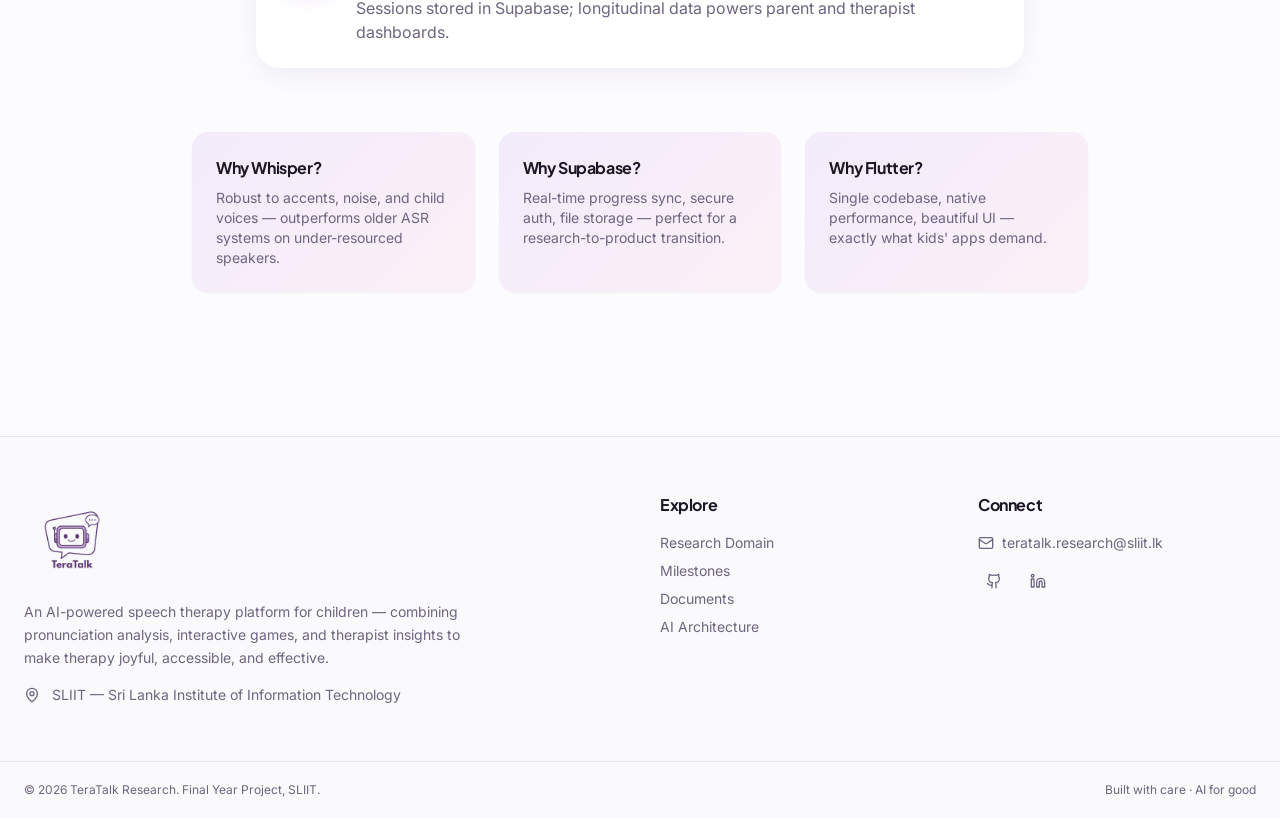
<file: architecture.html>
<!DOCTYPE html>
<html lang="en"><head>
    <meta charset="UTF-8">
    <meta name="viewport" content="width=device-width, initial-scale=1.0">
    <title>AI Architecture — TeraTalk</title>
    <meta name="description" content="The technical pipeline powering TeraTalk's AI speech therapy.">
    <meta name="author" content="TeraTalk Research Team">

    <meta property="og:title" content="AI Architecture — TeraTalk">
    <meta property="og:description" content="The technical pipeline powering TeraTalk's AI speech therapy.">
    <meta property="og:type" content="website">
    <meta property="og:site_name" content="TeraTalk">
    <meta property="og:url" content="https://teratalk.github.io/teratalk-website/architecture.html">
    <meta property="og:image" content="https://teratalk.github.io/teratalk-website/assets/logo.png">
    <meta property="og:image:alt" content="TeraTalk logo">
    <meta property="og:locale" content="en_LK">

    <meta name="twitter:card" content="summary_large_image">
    <meta name="twitter:title" content="AI Architecture — TeraTalk">
    <meta name="twitter:description" content="The technical pipeline powering TeraTalk's AI speech therapy.">
    <meta name="twitter:image" content="https://teratalk.github.io/teratalk-website/assets/logo.png">
    <meta name="twitter:image:alt" content="TeraTalk logo">

    <link rel="canonical" href="https://teratalk.github.io/teratalk-website/architecture.html">
    <link rel="icon" type="image/png" href="assets/logo.png">
    <link rel="stylesheet" href="style.css">
  <style type="text/css">:where(html[dir="ltr"]),:where([data-sonner-toaster][dir="ltr"]){--toast-icon-margin-start: -3px;--toast-icon-margin-end: 4px;--toast-svg-margin-start: -1px;--toast-svg-margin-end: 0px;--toast-button-margin-start: auto;--toast-button-margin-end: 0;--toast-close-button-start: 0;--toast-close-button-end: unset;--toast-close-button-transform: translate(-35%, -35%)}:where(html[dir="rtl"]),:where([data-sonner-toaster][dir="rtl"]){--toast-icon-margin-start: 4px;--toast-icon-margin-end: -3px;--toast-svg-margin-start: 0px;--toast-svg-margin-end: -1px;--toast-button-margin-start: 0;--toast-button-margin-end: auto;--toast-close-button-start: unset;--toast-close-button-end: 0;--toast-close-button-transform: translate(35%, -35%)}:where([data-sonner-toaster]){position:fixed;width:var(--width);font-family:ui-sans-serif,system-ui,-apple-system,BlinkMacSystemFont,Segoe UI,Roboto,Helvetica Neue,Arial,Noto Sans,sans-serif,Apple Color Emoji,Segoe UI Emoji,Segoe UI Symbol,Noto Color Emoji;--gray1: hsl(0, 0%, 99%);--gray2: hsl(0, 0%, 97.3%);--gray3: hsl(0, 0%, 95.1%);--gray4: hsl(0, 0%, 93%);--gray5: hsl(0, 0%, 90.9%);--gray6: hsl(0, 0%, 88.7%);--gray7: hsl(0, 0%, 85.8%);--gray8: hsl(0, 0%, 78%);--gray9: hsl(0, 0%, 56.1%);--gray10: hsl(0, 0%, 52.3%);--gray11: hsl(0, 0%, 43.5%);--gray12: hsl(0, 0%, 9%);--border-radius: 8px;box-sizing:border-box;padding:0;margin:0;list-style:none;outline:none;z-index:999999999;transition:transform .4s ease}:where([data-sonner-toaster][data-lifted="true"]){transform:translateY(-10px)}@media (hover: none) and (pointer: coarse){:where([data-sonner-toaster][data-lifted="true"]){transform:none}}:where([data-sonner-toaster][data-x-position="right"]){right:var(--offset-right)}:where([data-sonner-toaster][data-x-position="left"]){left:var(--offset-left)}:where([data-sonner-toaster][data-x-position="center"]){left:50%;transform:translate(-50%)}:where([data-sonner-toaster][data-y-position="top"]){top:var(--offset-top)}:where([data-sonner-toaster][data-y-position="bottom"]){bottom:var(--offset-bottom)}:where([data-sonner-toast]){--y: translateY(100%);--lift-amount: calc(var(--lift) * var(--gap));z-index:var(--z-index);position:absolute;opacity:0;transform:var(--y);filter:blur(0);touch-action:none;transition:transform .4s,opacity .4s,height .4s,box-shadow .2s;box-sizing:border-box;outline:none;overflow-wrap:anywhere}:where([data-sonner-toast][data-styled="true"]){padding:16px;background:var(--normal-bg);border:1px solid var(--normal-border);color:var(--normal-text);border-radius:var(--border-radius);box-shadow:0 4px 12px #0000001a;width:var(--width);font-size:13px;display:flex;align-items:center;gap:6px}:where([data-sonner-toast]:focus-visible){box-shadow:0 4px 12px #0000001a,0 0 0 2px #0003}:where([data-sonner-toast][data-y-position="top"]){top:0;--y: translateY(-100%);--lift: 1;--lift-amount: calc(1 * var(--gap))}:where([data-sonner-toast][data-y-position="bottom"]){bottom:0;--y: translateY(100%);--lift: -1;--lift-amount: calc(var(--lift) * var(--gap))}:where([data-sonner-toast]) :where([data-description]){font-weight:400;line-height:1.4;color:inherit}:where([data-sonner-toast]) :where([data-title]){font-weight:500;line-height:1.5;color:inherit}:where([data-sonner-toast]) :where([data-icon]){display:flex;height:16px;width:16px;position:relative;justify-content:flex-start;align-items:center;flex-shrink:0;margin-left:var(--toast-icon-margin-start);margin-right:var(--toast-icon-margin-end)}:where([data-sonner-toast][data-promise="true"]) :where([data-icon])>svg{opacity:0;transform:scale(.8);transform-origin:center;animation:sonner-fade-in .3s ease forwards}:where([data-sonner-toast]) :where([data-icon])>*{flex-shrink:0}:where([data-sonner-toast]) :where([data-icon]) svg{margin-left:var(--toast-svg-margin-start);margin-right:var(--toast-svg-margin-end)}:where([data-sonner-toast]) :where([data-content]){display:flex;flex-direction:column;gap:2px}[data-sonner-toast][data-styled=true] [data-button]{border-radius:4px;padding-left:8px;padding-right:8px;height:24px;font-size:12px;color:var(--normal-bg);background:var(--normal-text);margin-left:var(--toast-button-margin-start);margin-right:var(--toast-button-margin-end);border:none;cursor:pointer;outline:none;display:flex;align-items:center;flex-shrink:0;transition:opacity .4s,box-shadow .2s}:where([data-sonner-toast]) :where([data-button]):focus-visible{box-shadow:0 0 0 2px #0006}:where([data-sonner-toast]) :where([data-button]):first-of-type{margin-left:var(--toast-button-margin-start);margin-right:var(--toast-button-margin-end)}:where([data-sonner-toast]) :where([data-cancel]){color:var(--normal-text);background:rgba(0,0,0,.08)}:where([data-sonner-toast][data-theme="dark"]) :where([data-cancel]){background:rgba(255,255,255,.3)}:where([data-sonner-toast]) :where([data-close-button]){position:absolute;left:var(--toast-close-button-start);right:var(--toast-close-button-end);top:0;height:20px;width:20px;display:flex;justify-content:center;align-items:center;padding:0;color:var(--gray12);border:1px solid var(--gray4);transform:var(--toast-close-button-transform);border-radius:50%;cursor:pointer;z-index:1;transition:opacity .1s,background .2s,border-color .2s}[data-sonner-toast] [data-close-button]{background:var(--gray1)}:where([data-sonner-toast]) :where([data-close-button]):focus-visible{box-shadow:0 4px 12px #0000001a,0 0 0 2px #0003}:where([data-sonner-toast]) :where([data-disabled="true"]){cursor:not-allowed}:where([data-sonner-toast]):hover :where([data-close-button]):hover{background:var(--gray2);border-color:var(--gray5)}:where([data-sonner-toast][data-swiping="true"]):before{content:"";position:absolute;left:-50%;right:-50%;height:100%;z-index:-1}:where([data-sonner-toast][data-y-position="top"][data-swiping="true"]):before{bottom:50%;transform:scaleY(3) translateY(50%)}:where([data-sonner-toast][data-y-position="bottom"][data-swiping="true"]):before{top:50%;transform:scaleY(3) translateY(-50%)}:where([data-sonner-toast][data-swiping="false"][data-removed="true"]):before{content:"";position:absolute;inset:0;transform:scaleY(2)}:where([data-sonner-toast]):after{content:"";position:absolute;left:0;height:calc(var(--gap) + 1px);bottom:100%;width:100%}:where([data-sonner-toast][data-mounted="true"]){--y: translateY(0);opacity:1}:where([data-sonner-toast][data-expanded="false"][data-front="false"]){--scale: var(--toasts-before) * .05 + 1;--y: translateY(calc(var(--lift-amount) * var(--toasts-before))) scale(calc(-1 * var(--scale)));height:var(--front-toast-height)}:where([data-sonner-toast])>*{transition:opacity .4s}:where([data-sonner-toast][data-expanded="false"][data-front="false"][data-styled="true"])>*{opacity:0}:where([data-sonner-toast][data-visible="false"]){opacity:0;pointer-events:none}:where([data-sonner-toast][data-mounted="true"][data-expanded="true"]){--y: translateY(calc(var(--lift) * var(--offset)));height:var(--initial-height)}:where([data-sonner-toast][data-removed="true"][data-front="true"][data-swipe-out="false"]){--y: translateY(calc(var(--lift) * -100%));opacity:0}:where([data-sonner-toast][data-removed="true"][data-front="false"][data-swipe-out="false"][data-expanded="true"]){--y: translateY(calc(var(--lift) * var(--offset) + var(--lift) * -100%));opacity:0}:where([data-sonner-toast][data-removed="true"][data-front="false"][data-swipe-out="false"][data-expanded="false"]){--y: translateY(40%);opacity:0;transition:transform .5s,opacity .2s}:where([data-sonner-toast][data-removed="true"][data-front="false"]):before{height:calc(var(--initial-height) + 20%)}[data-sonner-toast][data-swiping=true]{transform:var(--y) translateY(var(--swipe-amount-y, 0px)) translate(var(--swipe-amount-x, 0px));transition:none}[data-sonner-toast][data-swiped=true]{user-select:none}[data-sonner-toast][data-swipe-out=true][data-y-position=bottom],[data-sonner-toast][data-swipe-out=true][data-y-position=top]{animation-duration:.2s;animation-timing-function:ease-out;animation-fill-mode:forwards}[data-sonner-toast][data-swipe-out=true][data-swipe-direction=left]{animation-name:swipe-out-left}[data-sonner-toast][data-swipe-out=true][data-swipe-direction=right]{animation-name:swipe-out-right}[data-sonner-toast][data-swipe-out=true][data-swipe-direction=up]{animation-name:swipe-out-up}[data-sonner-toast][data-swipe-out=true][data-swipe-direction=down]{animation-name:swipe-out-down}@keyframes swipe-out-left{0%{transform:var(--y) translate(var(--swipe-amount-x));opacity:1}to{transform:var(--y) translate(calc(var(--swipe-amount-x) - 100%));opacity:0}}@keyframes swipe-out-right{0%{transform:var(--y) translate(var(--swipe-amount-x));opacity:1}to{transform:var(--y) translate(calc(var(--swipe-amount-x) + 100%));opacity:0}}@keyframes swipe-out-up{0%{transform:var(--y) translateY(var(--swipe-amount-y));opacity:1}to{transform:var(--y) translateY(calc(var(--swipe-amount-y) - 100%));opacity:0}}@keyframes swipe-out-down{0%{transform:var(--y) translateY(var(--swipe-amount-y));opacity:1}to{transform:var(--y) translateY(calc(var(--swipe-amount-y) + 100%));opacity:0}}@media (max-width: 600px){[data-sonner-toaster]{position:fixed;right:var(--mobile-offset-right);left:var(--mobile-offset-left);width:100%}[data-sonner-toaster][dir=rtl]{left:calc(var(--mobile-offset-left) * -1)}[data-sonner-toaster] [data-sonner-toast]{left:0;right:0;width:calc(100% - var(--mobile-offset-left) * 2)}[data-sonner-toaster][data-x-position=left]{left:var(--mobile-offset-left)}[data-sonner-toaster][data-y-position=bottom]{bottom:var(--mobile-offset-bottom)}[data-sonner-toaster][data-y-position=top]{top:var(--mobile-offset-top)}[data-sonner-toaster][data-x-position=center]{left:var(--mobile-offset-left);right:var(--mobile-offset-right);transform:none}}[data-sonner-toaster][data-theme=light]{--normal-bg: #fff;--normal-border: var(--gray4);--normal-text: var(--gray12);--success-bg: hsl(143, 85%, 96%);--success-border: hsl(145, 92%, 91%);--success-text: hsl(140, 100%, 27%);--info-bg: hsl(208, 100%, 97%);--info-border: hsl(221, 91%, 91%);--info-text: hsl(210, 92%, 45%);--warning-bg: hsl(49, 100%, 97%);--warning-border: hsl(49, 91%, 91%);--warning-text: hsl(31, 92%, 45%);--error-bg: hsl(359, 100%, 97%);--error-border: hsl(359, 100%, 94%);--error-text: hsl(360, 100%, 45%)}[data-sonner-toaster][data-theme=light] [data-sonner-toast][data-invert=true]{--normal-bg: #000;--normal-border: hsl(0, 0%, 20%);--normal-text: var(--gray1)}[data-sonner-toaster][data-theme=dark] [data-sonner-toast][data-invert=true]{--normal-bg: #fff;--normal-border: var(--gray3);--normal-text: var(--gray12)}[data-sonner-toaster][data-theme=dark]{--normal-bg: #000;--normal-bg-hover: hsl(0, 0%, 12%);--normal-border: hsl(0, 0%, 20%);--normal-border-hover: hsl(0, 0%, 25%);--normal-text: var(--gray1);--success-bg: hsl(150, 100%, 6%);--success-border: hsl(147, 100%, 12%);--success-text: hsl(150, 86%, 65%);--info-bg: hsl(215, 100%, 6%);--info-border: hsl(223, 100%, 12%);--info-text: hsl(216, 87%, 65%);--warning-bg: hsl(64, 100%, 6%);--warning-border: hsl(60, 100%, 12%);--warning-text: hsl(46, 87%, 65%);--error-bg: hsl(358, 76%, 10%);--error-border: hsl(357, 89%, 16%);--error-text: hsl(358, 100%, 81%)}[data-sonner-toaster][data-theme=dark] [data-sonner-toast] [data-close-button]{background:var(--normal-bg);border-color:var(--normal-border);color:var(--normal-text)}[data-sonner-toaster][data-theme=dark] [data-sonner-toast] [data-close-button]:hover{background:var(--normal-bg-hover);border-color:var(--normal-border-hover)}[data-rich-colors=true][data-sonner-toast][data-type=success],[data-rich-colors=true][data-sonner-toast][data-type=success] [data-close-button]{background:var(--success-bg);border-color:var(--success-border);color:var(--success-text)}[data-rich-colors=true][data-sonner-toast][data-type=info],[data-rich-colors=true][data-sonner-toast][data-type=info] [data-close-button]{background:var(--info-bg);border-color:var(--info-border);color:var(--info-text)}[data-rich-colors=true][data-sonner-toast][data-type=warning],[data-rich-colors=true][data-sonner-toast][data-type=warning] [data-close-button]{background:var(--warning-bg);border-color:var(--warning-border);color:var(--warning-text)}[data-rich-colors=true][data-sonner-toast][data-type=error],[data-rich-colors=true][data-sonner-toast][data-type=error] [data-close-button]{background:var(--error-bg);border-color:var(--error-border);color:var(--error-text)}.sonner-loading-wrapper{--size: 16px;height:var(--size);width:var(--size);position:absolute;inset:0;z-index:10}.sonner-loading-wrapper[data-visible=false]{transform-origin:center;animation:sonner-fade-out .2s ease forwards}.sonner-spinner{position:relative;top:50%;left:50%;height:var(--size);width:var(--size)}.sonner-loading-bar{animation:sonner-spin 1.2s linear infinite;background:var(--gray11);border-radius:6px;height:8%;left:-10%;position:absolute;top:-3.9%;width:24%}.sonner-loading-bar:nth-child(1){animation-delay:-1.2s;transform:rotate(.0001deg) translate(146%)}.sonner-loading-bar:nth-child(2){animation-delay:-1.1s;transform:rotate(30deg) translate(146%)}.sonner-loading-bar:nth-child(3){animation-delay:-1s;transform:rotate(60deg) translate(146%)}.sonner-loading-bar:nth-child(4){animation-delay:-.9s;transform:rotate(90deg) translate(146%)}.sonner-loading-bar:nth-child(5){animation-delay:-.8s;transform:rotate(120deg) translate(146%)}.sonner-loading-bar:nth-child(6){animation-delay:-.7s;transform:rotate(150deg) translate(146%)}.sonner-loading-bar:nth-child(7){animation-delay:-.6s;transform:rotate(180deg) translate(146%)}.sonner-loading-bar:nth-child(8){animation-delay:-.5s;transform:rotate(210deg) translate(146%)}.sonner-loading-bar:nth-child(9){animation-delay:-.4s;transform:rotate(240deg) translate(146%)}.sonner-loading-bar:nth-child(10){animation-delay:-.3s;transform:rotate(270deg) translate(146%)}.sonner-loading-bar:nth-child(11){animation-delay:-.2s;transform:rotate(300deg) translate(146%)}.sonner-loading-bar:nth-child(12){animation-delay:-.1s;transform:rotate(330deg) translate(146%)}@keyframes sonner-fade-in{0%{opacity:0;transform:scale(.8)}to{opacity:1;transform:scale(1)}}@keyframes sonner-fade-out{0%{opacity:1;transform:scale(1)}to{opacity:0;transform:scale(.8)}}@keyframes sonner-spin{0%{opacity:1}to{opacity:.15}}@media (prefers-reduced-motion){[data-sonner-toast],[data-sonner-toast]>*,.sonner-loading-bar{transition:none!important;animation:none!important}}.sonner-loader{position:absolute;top:50%;left:50%;transform:translate(-50%,-50%);transform-origin:center;transition:opacity .2s,transform .2s}.sonner-loader[data-visible=false]{opacity:0;transform:scale(.8) translate(-50%,-50%)}
</style></head>

  <body>
    <div id="root"><div role="region" aria-label="Notifications (F8)" tabindex="-1" style="pointer-events: none;"><ol tabindex="-1" class="fixed top-0 z-[100] flex max-h-screen w-full flex-col-reverse p-4 sm:bottom-0 sm:right-0 sm:top-auto sm:flex-col md:max-w-[420px]"></ol></div><section aria-label="Notifications alt+T" tabindex="-1" aria-live="polite" aria-relevant="additions text" aria-atomic="false"></section><div class="min-h-screen flex flex-col"><header class="fixed top-0 inset-x-0 z-50 transition-smooth bg-transparent"><div class="container flex h-16 items-center justify-between"><a class="flex items-center gap-2 font-display font-extrabold text-xl" href="index.html"><span class="grid place-items-center w-16 h-16 overflow-hidden"><img src="assets/logo.png" alt="TeraTalk Logo" class="w-full h-full object-contain" /></span><span class="text-gradient">TeraTalk</span></a><nav class="hidden lg:flex items-center gap-1"><a class="px-3 py-2 text-sm font-medium rounded-lg transition-smooth text-foreground/70 hover:text-primary hover:bg-primary/5" href="index.html">Home</a><a class="px-3 py-2 text-sm font-medium rounded-lg transition-smooth text-foreground/70 hover:text-primary hover:bg-primary/5" href="domain.html">Domain</a><a class="px-3 py-2 text-sm font-medium rounded-lg transition-smooth text-foreground/70 hover:text-primary hover:bg-primary/5" href="milestones.html">Milestones</a><a class="px-3 py-2 text-sm font-medium rounded-lg transition-smooth text-foreground/70 hover:text-primary hover:bg-primary/5" href="documents.html">Documents</a><a class="px-3 py-2 text-sm font-medium rounded-lg transition-smooth text-foreground/70 hover:text-primary hover:bg-primary/5" href="presentations.html">Presentations</a><!-- <a class="px-3 py-2 text-sm font-medium rounded-lg transition-smooth text-foreground/70 hover:text-primary hover:bg-primary/5" href="demo.html">Demo</a> --><!-- <a aria-current="page" class="px-3 py-2 text-sm font-medium rounded-lg transition-smooth text-primary bg-primary/10" href="architecture.html">AI</a> --><a class="px-3 py-2 text-sm font-medium rounded-lg transition-smooth text-foreground/70 hover:text-primary hover:bg-primary/5" href="about.html">About Us</a><a class="px-3 py-2 text-sm font-medium rounded-lg transition-smooth text-foreground/70 hover:text-primary hover:bg-primary/5" href="contact.html">Contact</a></nav><div class="hidden lg:flex"><a class="inline-flex items-center justify-center gap-2 whitespace-nowrap text-sm font-medium ring-offset-background transition-colors focus-visible:outline-none focus-visible:ring-2 focus-visible:ring-ring focus-visible:ring-offset-2 disabled:pointer-events-none disabled:opacity-50 [&amp;_svg]:pointer-events-none [&amp;_svg]:size-4 [&amp;_svg]:shrink-0 bg-primary hover:bg-primary/90 h-10 px-4 py-2 rounded-full gradient-hero text-white border-0 shadow-soft hover:shadow-glow" href="demo.html">Try Demo</a></div><button class="lg:hidden p-2 rounded-lg hover:bg-muted" aria-label="Menu"><svg xmlns="http://www.w3.org/2000/svg" width="24" height="24" viewBox="0 0 24 24" fill="none" stroke="currentColor" stroke-width="2" stroke-linecap="round" stroke-linejoin="round" class="lucide lucide-menu"><line x1="4" x2="20" y1="12" y2="12"></line><line x1="4" x2="20" y1="6" y2="6"></line><line x1="4" x2="20" y1="18" y2="18"></line></svg></button></div></header><main class="flex-1 pt-16"><section class="container py-16"><div class="text-center mb-14"><span class="inline-block px-4 py-1.5 rounded-full bg-primary/10 text-primary text-sm font-semibold mb-4">AI Architecture</span><h1 class="text-4xl md:text-6xl font-display font-extrabold">Inside the <span class="text-gradient">TeraTalk brain</span></h1><p class="mt-4 text-lg text-muted-foreground max-w-2xl mx-auto">A seven-layer pipeline that turns a child's voice into precise, actionable therapy insights.</p></div><div class="max-w-3xl mx-auto space-y-4"><div><div class="bg-card text-card-foreground shadow-sm p-6 rounded-3xl border-0 shadow-card hover:shadow-glow transition-smooth flex items-start gap-5"><div class="w-14 h-14 rounded-2xl bg-gradient-to-br from-pink-400 to-purple-500 grid place-items-center flex-shrink-0 shadow-soft"><svg xmlns="http://www.w3.org/2000/svg" width="24" height="24" viewBox="0 0 24 24" fill="none" stroke="currentColor" stroke-width="2" stroke-linecap="round" stroke-linejoin="round" class="lucide lucide-mic w-7 h-7 text-white"><path d="M12 2a3 3 0 0 0-3 3v7a3 3 0 0 0 6 0V5a3 3 0 0 0-3-3Z"></path><path d="M19 10v2a7 7 0 0 1-14 0v-2"></path><line x1="12" x2="12" y1="19" y2="22"></line></svg></div><div><div class="text-xs font-bold text-primary mb-1">LAYER 01</div><h3 class="font-display font-extrabold text-xl">Audio Input</h3><p class="text-muted-foreground mt-2">Child speaks into the Flutter app. Audio is captured at 16kHz, denoised on-device.</p></div></div><div class="flex justify-center py-2"><svg xmlns="http://www.w3.org/2000/svg" width="24" height="24" viewBox="0 0 24 24" fill="none" stroke="currentColor" stroke-width="2" stroke-linecap="round" stroke-linejoin="round" class="lucide lucide-arrow-down w-5 h-5 text-primary/40"><path d="M12 5v14"></path><path d="m19 12-7 7-7-7"></path></svg></div></div><div><div class="bg-card text-card-foreground shadow-sm p-6 rounded-3xl border-0 shadow-card hover:shadow-glow transition-smooth flex items-start gap-5"><div class="w-14 h-14 rounded-2xl bg-gradient-to-br from-purple-500 to-indigo-500 grid place-items-center flex-shrink-0 shadow-soft"><svg xmlns="http://www.w3.org/2000/svg" width="24" height="24" viewBox="0 0 24 24" fill="none" stroke="currentColor" stroke-width="2" stroke-linecap="round" stroke-linejoin="round" class="lucide lucide-cpu w-7 h-7 text-white"><rect width="16" height="16" x="4" y="4" rx="2"></rect><rect width="6" height="6" x="9" y="9" rx="1"></rect><path d="M15 2v2"></path><path d="M15 20v2"></path><path d="M2 15h2"></path><path d="M2 9h2"></path><path d="M20 15h2"></path><path d="M20 9h2"></path><path d="M9 2v2"></path><path d="M9 20v2"></path></svg></div><div><div class="text-xs font-bold text-primary mb-1">LAYER 02</div><h3 class="font-display font-extrabold text-xl">Preprocessing</h3><p class="text-muted-foreground mt-2">Voice activity detection, normalization, framing — prepping clean signals for the model.</p></div></div><div class="flex justify-center py-2"><svg xmlns="http://www.w3.org/2000/svg" width="24" height="24" viewBox="0 0 24 24" fill="none" stroke="currentColor" stroke-width="2" stroke-linecap="round" stroke-linejoin="round" class="lucide lucide-arrow-down w-5 h-5 text-primary/40"><path d="M12 5v14"></path><path d="m19 12-7 7-7-7"></path></svg></div></div><div><div class="bg-card text-card-foreground shadow-sm p-6 rounded-3xl border-0 shadow-card hover:shadow-glow transition-smooth flex items-start gap-5"><div class="w-14 h-14 rounded-2xl bg-gradient-to-br from-indigo-500 to-blue-500 grid place-items-center flex-shrink-0 shadow-soft"><svg xmlns="http://www.w3.org/2000/svg" width="24" height="24" viewBox="0 0 24 24" fill="none" stroke="currentColor" stroke-width="2" stroke-linecap="round" stroke-linejoin="round" class="lucide lucide-brain w-7 h-7 text-white"><path d="M12 5a3 3 0 1 0-5.997.125 4 4 0 0 0-2.526 5.77 4 4 0 0 0 .556 6.588A4 4 0 1 0 12 18Z"></path><path d="M12 5a3 3 0 1 1 5.997.125 4 4 0 0 1 2.526 5.77 4 4 0 0 1-.556 6.588A4 4 0 1 1 12 18Z"></path><path d="M15 13a4.5 4.5 0 0 1-3-4 4.5 4.5 0 0 1-3 4"></path><path d="M17.599 6.5a3 3 0 0 0 .399-1.375"></path><path d="M6.003 5.125A3 3 0 0 0 6.401 6.5"></path><path d="M3.477 10.896a4 4 0 0 1 .585-.396"></path><path d="M19.938 10.5a4 4 0 0 1 .585.396"></path><path d="M6 18a4 4 0 0 1-1.967-.516"></path><path d="M19.967 17.484A4 4 0 0 1 18 18"></path></svg></div><div><div class="text-xs font-bold text-primary mb-1">LAYER 03</div><h3 class="font-display font-extrabold text-xl">Whisper ASR + Pronunciation Model</h3><p class="text-muted-foreground mt-2">OpenAI Whisper transcribes speech; a custom pronunciation network scores phoneme accuracy.</p></div></div><div class="flex justify-center py-2"><svg xmlns="http://www.w3.org/2000/svg" width="24" height="24" viewBox="0 0 24 24" fill="none" stroke="currentColor" stroke-width="2" stroke-linecap="round" stroke-linejoin="round" class="lucide lucide-arrow-down w-5 h-5 text-primary/40"><path d="M12 5v14"></path><path d="m19 12-7 7-7-7"></path></svg></div></div><div><div class="bg-card text-card-foreground shadow-sm p-6 rounded-3xl border-0 shadow-card hover:shadow-glow transition-smooth flex items-start gap-5"><div class="w-14 h-14 rounded-2xl bg-gradient-to-br from-blue-500 to-cyan-500 grid place-items-center flex-shrink-0 shadow-soft"><svg xmlns="http://www.w3.org/2000/svg" width="24" height="24" viewBox="0 0 24 24" fill="none" stroke="currentColor" stroke-width="2" stroke-linecap="round" stroke-linejoin="round" class="lucide lucide-chart-column w-7 h-7 text-white"><path d="M3 3v16a2 2 0 0 0 2 2h16"></path><path d="M18 17V9"></path><path d="M13 17V5"></path><path d="M8 17v-3"></path></svg></div><div><div class="text-xs font-bold text-primary mb-1">LAYER 04</div><h3 class="font-display font-extrabold text-xl">Scoring Engine</h3><p class="text-muted-foreground mt-2">Per-word and per-phoneme scores combine into an overall confidence rating.</p></div></div><div class="flex justify-center py-2"><svg xmlns="http://www.w3.org/2000/svg" width="24" height="24" viewBox="0 0 24 24" fill="none" stroke="currentColor" stroke-width="2" stroke-linecap="round" stroke-linejoin="round" class="lucide lucide-arrow-down w-5 h-5 text-primary/40"><path d="M12 5v14"></path><path d="m19 12-7 7-7-7"></path></svg></div></div><div><div class="bg-card text-card-foreground shadow-sm p-6 rounded-3xl border-0 shadow-card hover:shadow-glow transition-smooth flex items-start gap-5"><div class="w-14 h-14 rounded-2xl bg-gradient-to-br from-cyan-500 to-emerald-500 grid place-items-center flex-shrink-0 shadow-soft"><svg xmlns="http://www.w3.org/2000/svg" width="24" height="24" viewBox="0 0 24 24" fill="none" stroke="currentColor" stroke-width="2" stroke-linecap="round" stroke-linejoin="round" class="lucide lucide-message-square w-7 h-7 text-white"><path d="M21 15a2 2 0 0 1-2 2H7l-4 4V5a2 2 0 0 1 2-2h14a2 2 0 0 1 2 2z"></path></svg></div><div><div class="text-xs font-bold text-primary mb-1">LAYER 05</div><h3 class="font-display font-extrabold text-xl">Personalization ML</h3><p class="text-muted-foreground mt-2">Adaptive models tune difficulty, target words, and game content based on each child's progress trends.</p></div></div><div class="flex justify-center py-2"><svg xmlns="http://www.w3.org/2000/svg" width="24" height="24" viewBox="0 0 24 24" fill="none" stroke="currentColor" stroke-width="2" stroke-linecap="round" stroke-linejoin="round" class="lucide lucide-arrow-down w-5 h-5 text-primary/40"><path d="M12 5v14"></path><path d="m19 12-7 7-7-7"></path></svg></div></div><div><div class="bg-card text-card-foreground shadow-sm p-6 rounded-3xl border-0 shadow-card hover:shadow-glow transition-smooth flex items-start gap-5"><div class="w-14 h-14 rounded-2xl bg-gradient-to-br from-emerald-500 to-pink-500 grid place-items-center flex-shrink-0 shadow-soft"><svg xmlns="http://www.w3.org/2000/svg" width="24" height="24" viewBox="0 0 24 24" fill="none" stroke="currentColor" stroke-width="2" stroke-linecap="round" stroke-linejoin="round" class="lucide lucide-database w-7 h-7 text-white"><ellipse cx="12" cy="5" rx="9" ry="3"></ellipse><path d="M3 5V19A9 3 0 0 0 21 19V5"></path><path d="M3 12A9 3 0 0 0 21 12"></path></svg></div><div><div class="text-xs font-bold text-primary mb-1">LAYER 06</div><h3 class="font-display font-extrabold text-xl">Feedback Loop</h3><p class="text-muted-foreground mt-2">Visual + audio feedback rendered to the child; therapist gets actionable analytics.</p></div></div><div class="flex justify-center py-2"><svg xmlns="http://www.w3.org/2000/svg" width="24" height="24" viewBox="0 0 24 24" fill="none" stroke="currentColor" stroke-width="2" stroke-linecap="round" stroke-linejoin="round" class="lucide lucide-arrow-down w-5 h-5 text-primary/40"><path d="M12 5v14"></path><path d="m19 12-7 7-7-7"></path></svg></div></div><div><div class="bg-card text-card-foreground shadow-sm p-6 rounded-3xl border-0 shadow-card hover:shadow-glow transition-smooth flex items-start gap-5"><div class="w-14 h-14 rounded-2xl bg-gradient-to-br from-emerald-500 to-pink-500 grid place-items-center flex-shrink-0 shadow-soft"><svg xmlns="http://www.w3.org/2000/svg" width="24" height="24" viewBox="0 0 24 24" fill="none" stroke="currentColor" stroke-width="2" stroke-linecap="round" stroke-linejoin="round" class="lucide lucide-database w-7 h-7 text-white"><ellipse cx="12" cy="5" rx="9" ry="3"></ellipse><path d="M3 5V19A9 3 0 0 0 21 19V5"></path><path d="M3 12A9 3 0 0 0 21 12"></path></svg></div><div><div class="text-xs font-bold text-primary mb-1">LAYER 07</div><h3 class="font-display font-extrabold text-xl">Progress Database</h3><p class="text-muted-foreground mt-2">Sessions stored in Supabase; longitudinal data powers parent and therapist dashboards.</p></div></div></div></div><div class="mt-16 grid md:grid-cols-3 gap-6 max-w-4xl mx-auto"><div class="bg-card text-card-foreground shadow-sm p-6 rounded-2xl gradient-card border-0"><h4 class="font-display font-bold mb-2">Why Whisper?</h4><p class="text-sm text-muted-foreground">Robust to accents, noise, and child voices — outperforms older ASR systems on under-resourced speakers.</p></div><div class="bg-card text-card-foreground shadow-sm p-6 rounded-2xl gradient-card border-0"><h4 class="font-display font-bold mb-2">Why Supabase?</h4><p class="text-sm text-muted-foreground">Real-time progress sync, secure auth, file storage — perfect for a research-to-product transition.</p></div><div class="bg-card text-card-foreground shadow-sm p-6 rounded-2xl gradient-card border-0"><h4 class="font-display font-bold mb-2">Why Flutter?</h4><p class="text-sm text-muted-foreground">Single codebase, native performance, beautiful UI — exactly what kids' apps demand.</p></div></div></section></main><footer class="border-t border-border bg-muted/30 mt-20"><div class="container py-14 grid gap-10 md:grid-cols-4"><div class="md:col-span-2"><a class="flex items-center gap-2 font-display font-extrabold text-xl mb-3" href="index.html"><span class="grid place-items-center w-24 h-24 overflow-hidden"><img src="assets/logo.png" alt="TeraTalk Logo" class="w-full h-full object-contain" /></span></a><p class="text-muted-foreground max-w-md text-sm leading-relaxed">An AI-powered speech therapy platform for children — combining pronunciation analysis, interactive games, and therapist insights to make therapy joyful, accessible, and effective.</p><div class="flex items-center gap-3 mt-4 text-sm text-muted-foreground"><svg xmlns="http://www.w3.org/2000/svg" width="24" height="24" viewBox="0 0 24 24" fill="none" stroke="currentColor" stroke-width="2" stroke-linecap="round" stroke-linejoin="round" class="lucide lucide-map-pin w-4 h-4"><path d="M20 10c0 4.993-5.539 10.193-7.399 11.799a1 1 0 0 1-1.202 0C9.539 20.193 4 14.993 4 10a8 8 0 0 1 16 0"></path><circle cx="12" cy="10" r="3"></circle></svg><span>SLIIT — Sri Lanka Institute of Information Technology</span></div></div><div><h4 class="font-display font-bold mb-4">Explore</h4><ul class="space-y-2 text-sm text-muted-foreground"><li><a class="hover:text-primary" href="domain.html">Research Domain</a></li><li><a class="hover:text-primary" href="milestones.html">Milestones</a></li><li><a class="hover:text-primary" href="documents.html">Documents</a></li><li><a class="hover:text-primary" href="architecture.html">AI Architecture</a></li></ul></div><div><h4 class="font-display font-bold mb-4">Connect</h4><ul class="space-y-3 text-sm text-muted-foreground"><li class="flex items-center gap-2"><svg xmlns="http://www.w3.org/2000/svg" width="24" height="24" viewBox="0 0 24 24" fill="none" stroke="currentColor" stroke-width="2" stroke-linecap="round" stroke-linejoin="round" class="lucide lucide-mail w-4 h-4"><rect width="20" height="16" x="2" y="4" rx="2"></rect><path d="m22 7-8.97 5.7a1.94 1.94 0 0 1-2.06 0L2 7"></path></svg> teratalk.research@sliit.lk</li><li class="flex items-center gap-3 mt-3"><a href="#" aria-label="GitHub" class="p-2 rounded-lg hover:bg-primary/10 hover:text-primary"><svg xmlns="http://www.w3.org/2000/svg" width="24" height="24" viewBox="0 0 24 24" fill="none" stroke="currentColor" stroke-width="2" stroke-linecap="round" stroke-linejoin="round" class="lucide lucide-github w-4 h-4"><path d="M15 22v-4a4.8 4.8 0 0 0-1-3.5c3 0 6-2 6-5.5.08-1.25-.27-2.48-1-3.5.28-1.15.28-2.35 0-3.5 0 0-1 0-3 1.5-2.64-.5-5.36-.5-8 0C6 2 5 2 5 2c-.3 1.15-.3 2.35 0 3.5A5.403 5.403 0 0 0 4 9c0 3.5 3 5.5 6 5.5-.39.49-.68 1.05-.85 1.65-.17.6-.22 1.23-.15 1.85v4"></path><path d="M9 18c-4.51 2-5-2-7-2"></path></svg></a><a href="#" aria-label="LinkedIn" class="p-2 rounded-lg hover:bg-primary/10 hover:text-primary"><svg xmlns="http://www.w3.org/2000/svg" width="24" height="24" viewBox="0 0 24 24" fill="none" stroke="currentColor" stroke-width="2" stroke-linecap="round" stroke-linejoin="round" class="lucide lucide-linkedin w-4 h-4"><path d="M16 8a6 6 0 0 1 6 6v7h-4v-7a2 2 0 0 0-2-2 2 2 0 0 0-2 2v7h-4v-7a6 6 0 0 1 6-6z"></path><rect width="4" height="12" x="2" y="9"></rect><circle cx="4" cy="4" r="2"></circle></svg></a></li></ul></div></div><div class="border-t border-border"><div class="container py-5 text-xs text-muted-foreground flex flex-wrap items-center justify-between gap-2"><span>© 2026 TeraTalk Research. Final Year Project, SLIIT.</span><span>Built with care · AI for good</span></div></div></footer></div></div>
  

<script src="script.js" defer=""></script></body></html>
</file>
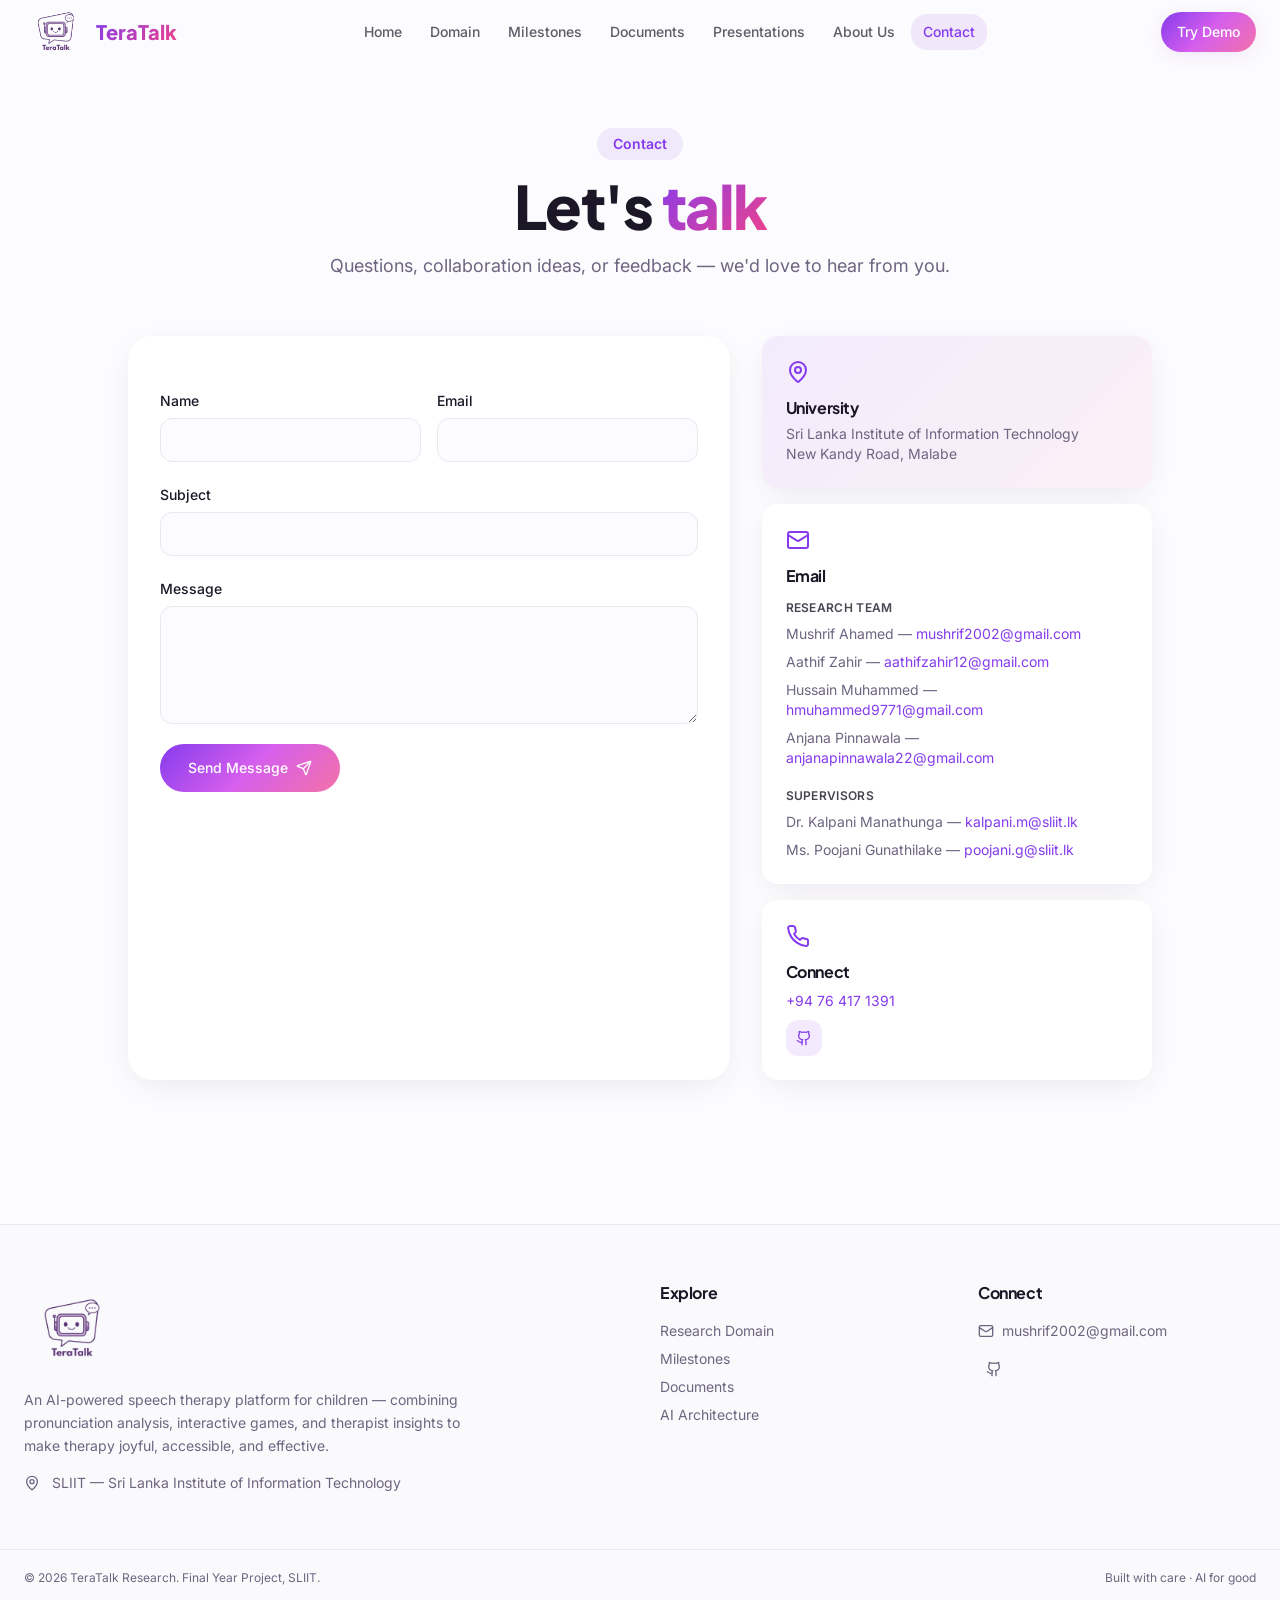
<file: contact.html>
<!DOCTYPE html>
<html lang="en">

<head>
  <meta charset="UTF-8">
  <meta name="viewport" content="width=device-width, initial-scale=1.0">
  <title>Contact — TeraTalk</title>
  <meta name="description" content="Get in touch with the TeraTalk research team.">
  <meta name="author" content="TeraTalk Research Team">

  <meta property="og:title" content="Contact — TeraTalk">
  <meta property="og:description" content="Get in touch with the TeraTalk research team.">
  <meta property="og:type" content="website">
  <meta property="og:site_name" content="TeraTalk">
  <meta property="og:url" content="https://teratalk.github.io/teratalk-website/contact.html">
  <meta property="og:image" content="https://teratalk.github.io/teratalk-website/assets/logo.png">
  <meta property="og:image:alt" content="TeraTalk logo">
  <meta property="og:locale" content="en_LK">

  <meta name="twitter:card" content="summary_large_image">
  <meta name="twitter:title" content="Contact — TeraTalk">
  <meta name="twitter:description" content="Get in touch with the TeraTalk research team.">
  <meta name="twitter:image" content="https://teratalk.github.io/teratalk-website/assets/logo.png">
  <meta name="twitter:image:alt" content="TeraTalk logo">

  <link rel="canonical" href="https://teratalk.github.io/teratalk-website/contact.html">
  <link rel="icon" type="image/png" href="assets/logo.png">
  <link rel="stylesheet" href="style.css">
  <style type="text/css">
    :where(html[dir="ltr"]),
    :where([data-sonner-toaster][dir="ltr"]) {
      --toast-icon-margin-start: -3px;
      --toast-icon-margin-end: 4px;
      --toast-svg-margin-start: -1px;
      --toast-svg-margin-end: 0px;
      --toast-button-margin-start: auto;
      --toast-button-margin-end: 0;
      --toast-close-button-start: 0;
      --toast-close-button-end: unset;
      --toast-close-button-transform: translate(-35%, -35%)
    }

    :where(html[dir="rtl"]),
    :where([data-sonner-toaster][dir="rtl"]) {
      --toast-icon-margin-start: 4px;
      --toast-icon-margin-end: -3px;
      --toast-svg-margin-start: 0px;
      --toast-svg-margin-end: -1px;
      --toast-button-margin-start: 0;
      --toast-button-margin-end: auto;
      --toast-close-button-start: unset;
      --toast-close-button-end: 0;
      --toast-close-button-transform: translate(35%, -35%)
    }

    :where([data-sonner-toaster]) {
      position: fixed;
      width: var(--width);
      font-family: ui-sans-serif, system-ui, -apple-system, BlinkMacSystemFont, Segoe UI, Roboto, Helvetica Neue, Arial, Noto Sans, sans-serif, Apple Color Emoji, Segoe UI Emoji, Segoe UI Symbol, Noto Color Emoji;
      --gray1: hsl(0, 0%, 99%);
      --gray2: hsl(0, 0%, 97.3%);
      --gray3: hsl(0, 0%, 95.1%);
      --gray4: hsl(0, 0%, 93%);
      --gray5: hsl(0, 0%, 90.9%);
      --gray6: hsl(0, 0%, 88.7%);
      --gray7: hsl(0, 0%, 85.8%);
      --gray8: hsl(0, 0%, 78%);
      --gray9: hsl(0, 0%, 56.1%);
      --gray10: hsl(0, 0%, 52.3%);
      --gray11: hsl(0, 0%, 43.5%);
      --gray12: hsl(0, 0%, 9%);
      --border-radius: 8px;
      box-sizing: border-box;
      padding: 0;
      margin: 0;
      list-style: none;
      outline: none;
      z-index: 999999999;
      transition: transform .4s ease
    }

    :where([data-sonner-toaster][data-lifted="true"]) {
      transform: translateY(-10px)
    }

    @media (hover: none) and (pointer: coarse) {
      :where([data-sonner-toaster][data-lifted="true"]) {
        transform: none
      }
    }

    :where([data-sonner-toaster][data-x-position="right"]) {
      right: var(--offset-right)
    }

    :where([data-sonner-toaster][data-x-position="left"]) {
      left: var(--offset-left)
    }

    :where([data-sonner-toaster][data-x-position="center"]) {
      left: 50%;
      transform: translate(-50%)
    }

    :where([data-sonner-toaster][data-y-position="top"]) {
      top: var(--offset-top)
    }

    :where([data-sonner-toaster][data-y-position="bottom"]) {
      bottom: var(--offset-bottom)
    }

    :where([data-sonner-toast]) {
      --y: translateY(100%);
      --lift-amount: calc(var(--lift) * var(--gap));
      z-index: var(--z-index);
      position: absolute;
      opacity: 0;
      transform: var(--y);
      filter: blur(0);
      touch-action: none;
      transition: transform .4s, opacity .4s, height .4s, box-shadow .2s;
      box-sizing: border-box;
      outline: none;
      overflow-wrap: anywhere
    }

    :where([data-sonner-toast][data-styled="true"]) {
      padding: 16px;
      background: var(--normal-bg);
      border: 1px solid var(--normal-border);
      color: var(--normal-text);
      border-radius: var(--border-radius);
      box-shadow: 0 4px 12px #0000001a;
      width: var(--width);
      font-size: 13px;
      display: flex;
      align-items: center;
      gap: 6px
    }

    :where([data-sonner-toast]:focus-visible) {
      box-shadow: 0 4px 12px #0000001a, 0 0 0 2px #0003
    }

    :where([data-sonner-toast][data-y-position="top"]) {
      top: 0;
      --y: translateY(-100%);
      --lift: 1;
      --lift-amount: calc(1 * var(--gap))
    }

    :where([data-sonner-toast][data-y-position="bottom"]) {
      bottom: 0;
      --y: translateY(100%);
      --lift: -1;
      --lift-amount: calc(var(--lift) * var(--gap))
    }

    :where([data-sonner-toast]) :where([data-description]) {
      font-weight: 400;
      line-height: 1.4;
      color: inherit
    }

    :where([data-sonner-toast]) :where([data-title]) {
      font-weight: 500;
      line-height: 1.5;
      color: inherit
    }

    :where([data-sonner-toast]) :where([data-icon]) {
      display: flex;
      height: 16px;
      width: 16px;
      position: relative;
      justify-content: flex-start;
      align-items: center;
      flex-shrink: 0;
      margin-left: var(--toast-icon-margin-start);
      margin-right: var(--toast-icon-margin-end)
    }

    :where([data-sonner-toast][data-promise="true"]) :where([data-icon])>svg {
      opacity: 0;
      transform: scale(.8);
      transform-origin: center;
      animation: sonner-fade-in .3s ease forwards
    }

    :where([data-sonner-toast]) :where([data-icon])>* {
      flex-shrink: 0
    }

    :where([data-sonner-toast]) :where([data-icon]) svg {
      margin-left: var(--toast-svg-margin-start);
      margin-right: var(--toast-svg-margin-end)
    }

    :where([data-sonner-toast]) :where([data-content]) {
      display: flex;
      flex-direction: column;
      gap: 2px
    }

    [data-sonner-toast][data-styled=true] [data-button] {
      border-radius: 4px;
      padding-left: 8px;
      padding-right: 8px;
      height: 24px;
      font-size: 12px;
      color: var(--normal-bg);
      background: var(--normal-text);
      margin-left: var(--toast-button-margin-start);
      margin-right: var(--toast-button-margin-end);
      border: none;
      cursor: pointer;
      outline: none;
      display: flex;
      align-items: center;
      flex-shrink: 0;
      transition: opacity .4s, box-shadow .2s
    }

    :where([data-sonner-toast]) :where([data-button]):focus-visible {
      box-shadow: 0 0 0 2px #0006
    }

    :where([data-sonner-toast]) :where([data-button]):first-of-type {
      margin-left: var(--toast-button-margin-start);
      margin-right: var(--toast-button-margin-end)
    }

    :where([data-sonner-toast]) :where([data-cancel]) {
      color: var(--normal-text);
      background: rgba(0, 0, 0, .08)
    }

    :where([data-sonner-toast][data-theme="dark"]) :where([data-cancel]) {
      background: rgba(255, 255, 255, .3)
    }

    :where([data-sonner-toast]) :where([data-close-button]) {
      position: absolute;
      left: var(--toast-close-button-start);
      right: var(--toast-close-button-end);
      top: 0;
      height: 20px;
      width: 20px;
      display: flex;
      justify-content: center;
      align-items: center;
      padding: 0;
      color: var(--gray12);
      border: 1px solid var(--gray4);
      transform: var(--toast-close-button-transform);
      border-radius: 50%;
      cursor: pointer;
      z-index: 1;
      transition: opacity .1s, background .2s, border-color .2s
    }

    [data-sonner-toast] [data-close-button] {
      background: var(--gray1)
    }

    :where([data-sonner-toast]) :where([data-close-button]):focus-visible {
      box-shadow: 0 4px 12px #0000001a, 0 0 0 2px #0003
    }

    :where([data-sonner-toast]) :where([data-disabled="true"]) {
      cursor: not-allowed
    }

    :where([data-sonner-toast]):hover :where([data-close-button]):hover {
      background: var(--gray2);
      border-color: var(--gray5)
    }

    :where([data-sonner-toast][data-swiping="true"]):before {
      content: "";
      position: absolute;
      left: -50%;
      right: -50%;
      height: 100%;
      z-index: -1
    }

    :where([data-sonner-toast][data-y-position="top"][data-swiping="true"]):before {
      bottom: 50%;
      transform: scaleY(3) translateY(50%)
    }

    :where([data-sonner-toast][data-y-position="bottom"][data-swiping="true"]):before {
      top: 50%;
      transform: scaleY(3) translateY(-50%)
    }

    :where([data-sonner-toast][data-swiping="false"][data-removed="true"]):before {
      content: "";
      position: absolute;
      inset: 0;
      transform: scaleY(2)
    }

    :where([data-sonner-toast]):after {
      content: "";
      position: absolute;
      left: 0;
      height: calc(var(--gap) + 1px);
      bottom: 100%;
      width: 100%
    }

    :where([data-sonner-toast][data-mounted="true"]) {
      --y: translateY(0);
      opacity: 1
    }

    :where([data-sonner-toast][data-expanded="false"][data-front="false"]) {
      --scale: var(--toasts-before) * .05 + 1;
      --y: translateY(calc(var(--lift-amount) * var(--toasts-before))) scale(calc(-1 * var(--scale)));
      height: var(--front-toast-height)
    }

    :where([data-sonner-toast])>* {
      transition: opacity .4s
    }

    :where([data-sonner-toast][data-expanded="false"][data-front="false"][data-styled="true"])>* {
      opacity: 0
    }

    :where([data-sonner-toast][data-visible="false"]) {
      opacity: 0;
      pointer-events: none
    }

    :where([data-sonner-toast][data-mounted="true"][data-expanded="true"]) {
      --y: translateY(calc(var(--lift) * var(--offset)));
      height: var(--initial-height)
    }

    :where([data-sonner-toast][data-removed="true"][data-front="true"][data-swipe-out="false"]) {
      --y: translateY(calc(var(--lift) * -100%));
      opacity: 0
    }

    :where([data-sonner-toast][data-removed="true"][data-front="false"][data-swipe-out="false"][data-expanded="true"]) {
      --y: translateY(calc(var(--lift) * var(--offset) + var(--lift) * -100%));
      opacity: 0
    }

    :where([data-sonner-toast][data-removed="true"][data-front="false"][data-swipe-out="false"][data-expanded="false"]) {
      --y: translateY(40%);
      opacity: 0;
      transition: transform .5s, opacity .2s
    }

    :where([data-sonner-toast][data-removed="true"][data-front="false"]):before {
      height: calc(var(--initial-height) + 20%)
    }

    [data-sonner-toast][data-swiping=true] {
      transform: var(--y) translateY(var(--swipe-amount-y, 0px)) translate(var(--swipe-amount-x, 0px));
      transition: none
    }

    [data-sonner-toast][data-swiped=true] {
      user-select: none
    }

    [data-sonner-toast][data-swipe-out=true][data-y-position=bottom],
    [data-sonner-toast][data-swipe-out=true][data-y-position=top] {
      animation-duration: .2s;
      animation-timing-function: ease-out;
      animation-fill-mode: forwards
    }

    [data-sonner-toast][data-swipe-out=true][data-swipe-direction=left] {
      animation-name: swipe-out-left
    }

    [data-sonner-toast][data-swipe-out=true][data-swipe-direction=right] {
      animation-name: swipe-out-right
    }

    [data-sonner-toast][data-swipe-out=true][data-swipe-direction=up] {
      animation-name: swipe-out-up
    }

    [data-sonner-toast][data-swipe-out=true][data-swipe-direction=down] {
      animation-name: swipe-out-down
    }

    @keyframes swipe-out-left {
      0% {
        transform: var(--y) translate(var(--swipe-amount-x));
        opacity: 1
      }

      to {
        transform: var(--y) translate(calc(var(--swipe-amount-x) - 100%));
        opacity: 0
      }
    }

    @keyframes swipe-out-right {
      0% {
        transform: var(--y) translate(var(--swipe-amount-x));
        opacity: 1
      }

      to {
        transform: var(--y) translate(calc(var(--swipe-amount-x) + 100%));
        opacity: 0
      }
    }

    @keyframes swipe-out-up {
      0% {
        transform: var(--y) translateY(var(--swipe-amount-y));
        opacity: 1
      }

      to {
        transform: var(--y) translateY(calc(var(--swipe-amount-y) - 100%));
        opacity: 0
      }
    }

    @keyframes swipe-out-down {
      0% {
        transform: var(--y) translateY(var(--swipe-amount-y));
        opacity: 1
      }

      to {
        transform: var(--y) translateY(calc(var(--swipe-amount-y) + 100%));
        opacity: 0
      }
    }

    @media (max-width: 600px) {
      [data-sonner-toaster] {
        position: fixed;
        right: var(--mobile-offset-right);
        left: var(--mobile-offset-left);
        width: 100%
      }

      [data-sonner-toaster][dir=rtl] {
        left: calc(var(--mobile-offset-left) * -1)
      }

      [data-sonner-toaster] [data-sonner-toast] {
        left: 0;
        right: 0;
        width: calc(100% - var(--mobile-offset-left) * 2)
      }

      [data-sonner-toaster][data-x-position=left] {
        left: var(--mobile-offset-left)
      }

      [data-sonner-toaster][data-y-position=bottom] {
        bottom: var(--mobile-offset-bottom)
      }

      [data-sonner-toaster][data-y-position=top] {
        top: var(--mobile-offset-top)
      }

      [data-sonner-toaster][data-x-position=center] {
        left: var(--mobile-offset-left);
        right: var(--mobile-offset-right);
        transform: none
      }
    }

    [data-sonner-toaster][data-theme=light] {
      --normal-bg: #fff;
      --normal-border: var(--gray4);
      --normal-text: var(--gray12);
      --success-bg: hsl(143, 85%, 96%);
      --success-border: hsl(145, 92%, 91%);
      --success-text: hsl(140, 100%, 27%);
      --info-bg: hsl(208, 100%, 97%);
      --info-border: hsl(221, 91%, 91%);
      --info-text: hsl(210, 92%, 45%);
      --warning-bg: hsl(49, 100%, 97%);
      --warning-border: hsl(49, 91%, 91%);
      --warning-text: hsl(31, 92%, 45%);
      --error-bg: hsl(359, 100%, 97%);
      --error-border: hsl(359, 100%, 94%);
      --error-text: hsl(360, 100%, 45%)
    }

    [data-sonner-toaster][data-theme=light] [data-sonner-toast][data-invert=true] {
      --normal-bg: #000;
      --normal-border: hsl(0, 0%, 20%);
      --normal-text: var(--gray1)
    }

    [data-sonner-toaster][data-theme=dark] [data-sonner-toast][data-invert=true] {
      --normal-bg: #fff;
      --normal-border: var(--gray3);
      --normal-text: var(--gray12)
    }

    [data-sonner-toaster][data-theme=dark] {
      --normal-bg: #000;
      --normal-bg-hover: hsl(0, 0%, 12%);
      --normal-border: hsl(0, 0%, 20%);
      --normal-border-hover: hsl(0, 0%, 25%);
      --normal-text: var(--gray1);
      --success-bg: hsl(150, 100%, 6%);
      --success-border: hsl(147, 100%, 12%);
      --success-text: hsl(150, 86%, 65%);
      --info-bg: hsl(215, 100%, 6%);
      --info-border: hsl(223, 100%, 12%);
      --info-text: hsl(216, 87%, 65%);
      --warning-bg: hsl(64, 100%, 6%);
      --warning-border: hsl(60, 100%, 12%);
      --warning-text: hsl(46, 87%, 65%);
      --error-bg: hsl(358, 76%, 10%);
      --error-border: hsl(357, 89%, 16%);
      --error-text: hsl(358, 100%, 81%)
    }

    [data-sonner-toaster][data-theme=dark] [data-sonner-toast] [data-close-button] {
      background: var(--normal-bg);
      border-color: var(--normal-border);
      color: var(--normal-text)
    }

    [data-sonner-toaster][data-theme=dark] [data-sonner-toast] [data-close-button]:hover {
      background: var(--normal-bg-hover);
      border-color: var(--normal-border-hover)
    }

    [data-rich-colors=true][data-sonner-toast][data-type=success],
    [data-rich-colors=true][data-sonner-toast][data-type=success] [data-close-button] {
      background: var(--success-bg);
      border-color: var(--success-border);
      color: var(--success-text)
    }

    [data-rich-colors=true][data-sonner-toast][data-type=info],
    [data-rich-colors=true][data-sonner-toast][data-type=info] [data-close-button] {
      background: var(--info-bg);
      border-color: var(--info-border);
      color: var(--info-text)
    }

    [data-rich-colors=true][data-sonner-toast][data-type=warning],
    [data-rich-colors=true][data-sonner-toast][data-type=warning] [data-close-button] {
      background: var(--warning-bg);
      border-color: var(--warning-border);
      color: var(--warning-text)
    }

    [data-rich-colors=true][data-sonner-toast][data-type=error],
    [data-rich-colors=true][data-sonner-toast][data-type=error] [data-close-button] {
      background: var(--error-bg);
      border-color: var(--error-border);
      color: var(--error-text)
    }

    .sonner-loading-wrapper {
      --size: 16px;
      height: var(--size);
      width: var(--size);
      position: absolute;
      inset: 0;
      z-index: 10
    }

    .sonner-loading-wrapper[data-visible=false] {
      transform-origin: center;
      animation: sonner-fade-out .2s ease forwards
    }

    .sonner-spinner {
      position: relative;
      top: 50%;
      left: 50%;
      height: var(--size);
      width: var(--size)
    }

    .sonner-loading-bar {
      animation: sonner-spin 1.2s linear infinite;
      background: var(--gray11);
      border-radius: 6px;
      height: 8%;
      left: -10%;
      position: absolute;
      top: -3.9%;
      width: 24%
    }

    .sonner-loading-bar:nth-child(1) {
      animation-delay: -1.2s;
      transform: rotate(.0001deg) translate(146%)
    }

    .sonner-loading-bar:nth-child(2) {
      animation-delay: -1.1s;
      transform: rotate(30deg) translate(146%)
    }

    .sonner-loading-bar:nth-child(3) {
      animation-delay: -1s;
      transform: rotate(60deg) translate(146%)
    }

    .sonner-loading-bar:nth-child(4) {
      animation-delay: -.9s;
      transform: rotate(90deg) translate(146%)
    }

    .sonner-loading-bar:nth-child(5) {
      animation-delay: -.8s;
      transform: rotate(120deg) translate(146%)
    }

    .sonner-loading-bar:nth-child(6) {
      animation-delay: -.7s;
      transform: rotate(150deg) translate(146%)
    }

    .sonner-loading-bar:nth-child(7) {
      animation-delay: -.6s;
      transform: rotate(180deg) translate(146%)
    }

    .sonner-loading-bar:nth-child(8) {
      animation-delay: -.5s;
      transform: rotate(210deg) translate(146%)
    }

    .sonner-loading-bar:nth-child(9) {
      animation-delay: -.4s;
      transform: rotate(240deg) translate(146%)
    }

    .sonner-loading-bar:nth-child(10) {
      animation-delay: -.3s;
      transform: rotate(270deg) translate(146%)
    }

    .sonner-loading-bar:nth-child(11) {
      animation-delay: -.2s;
      transform: rotate(300deg) translate(146%)
    }

    .sonner-loading-bar:nth-child(12) {
      animation-delay: -.1s;
      transform: rotate(330deg) translate(146%)
    }

    @keyframes sonner-fade-in {
      0% {
        opacity: 0;
        transform: scale(.8)
      }

      to {
        opacity: 1;
        transform: scale(1)
      }
    }

    @keyframes sonner-fade-out {
      0% {
        opacity: 1;
        transform: scale(1)
      }

      to {
        opacity: 0;
        transform: scale(.8)
      }
    }

    @keyframes sonner-spin {
      0% {
        opacity: 1
      }

      to {
        opacity: .15
      }
    }

    @media (prefers-reduced-motion) {

      [data-sonner-toast],
      [data-sonner-toast]>*,
      .sonner-loading-bar {
        transition: none !important;
        animation: none !important
      }
    }

    .sonner-loader {
      position: absolute;
      top: 50%;
      left: 50%;
      transform: translate(-50%, -50%);
      transform-origin: center;
      transition: opacity .2s, transform .2s
    }

    .sonner-loader[data-visible=false] {
      opacity: 0;
      transform: scale(.8) translate(-50%, -50%)
    }
  </style>
</head>

<body>
  <div id="root">
    <div role="region" aria-label="Notifications (F8)" tabindex="-1" style="pointer-events: none;">
      <ol tabindex="-1"
        class="fixed top-0 z-[100] flex max-h-screen w-full flex-col-reverse p-4 sm:bottom-0 sm:right-0 sm:top-auto sm:flex-col md:max-w-[420px]">
      </ol>
    </div>
    <section aria-label="Notifications alt+T" tabindex="-1" aria-live="polite" aria-relevant="additions text"
      aria-atomic="false"></section>
    <div class="min-h-screen flex flex-col">
      <header class="fixed top-0 inset-x-0 z-50 transition-smooth bg-transparent">
        <div class="container flex h-16 items-center justify-between"><a
            class="flex items-center gap-2 font-display font-extrabold text-xl" href="index.html"><span class="grid place-items-center w-16 h-16 overflow-hidden"><img src="assets/logo.png" alt="TeraTalk Logo" class="w-full h-full object-contain" /></span><span class="text-gradient">TeraTalk</span></a>
          <nav class="hidden lg:flex items-center gap-1"><a
              class="px-3 py-2 text-sm font-medium rounded-lg transition-smooth text-foreground/70 hover:text-primary hover:bg-primary/5"
              href="index.html">Home</a><a
              class="px-3 py-2 text-sm font-medium rounded-lg transition-smooth text-foreground/70 hover:text-primary hover:bg-primary/5"
              href="domain.html">Domain</a><a
              class="px-3 py-2 text-sm font-medium rounded-lg transition-smooth text-foreground/70 hover:text-primary hover:bg-primary/5"
              href="milestones.html">Milestones</a><a
              class="px-3 py-2 text-sm font-medium rounded-lg transition-smooth text-foreground/70 hover:text-primary hover:bg-primary/5"
              href="documents.html">Documents</a><a
              class="px-3 py-2 text-sm font-medium rounded-lg transition-smooth text-foreground/70 hover:text-primary hover:bg-primary/5"
              href="presentations.html">Presentations</a><!-- <a class="px-3 py-2 text-sm font-medium rounded-lg transition-smooth text-foreground/70 hover:text-primary hover:bg-primary/5" href="demo.html">Demo</a> --><!-- <a class="px-3 py-2 text-sm font-medium rounded-lg transition-smooth text-foreground/70 hover:text-primary hover:bg-primary/5" href="architecture.html">AI</a> --><a
              class="px-3 py-2 text-sm font-medium rounded-lg transition-smooth text-foreground/70 hover:text-primary hover:bg-primary/5"
              href="about.html">About Us</a><a aria-current="page"
              class="px-3 py-2 text-sm font-medium rounded-lg transition-smooth text-primary bg-primary/10"
              href="contact.html">Contact</a></nav>
          <div class="hidden lg:flex"><a
              class="inline-flex items-center justify-center gap-2 whitespace-nowrap text-sm font-medium ring-offset-background transition-colors focus-visible:outline-none focus-visible:ring-2 focus-visible:ring-ring focus-visible:ring-offset-2 disabled:pointer-events-none disabled:opacity-50 [&amp;_svg]:pointer-events-none [&amp;_svg]:size-4 [&amp;_svg]:shrink-0 bg-primary hover:bg-primary/90 h-10 px-4 py-2 rounded-full gradient-hero text-white border-0 shadow-soft hover:shadow-glow"
              href="demo.html">Try Demo</a></div><button class="lg:hidden p-2 rounded-lg hover:bg-muted"
            aria-label="Menu"><svg xmlns="http://www.w3.org/2000/svg" width="24" height="24" viewBox="0 0 24 24"
              fill="none" stroke="currentColor" stroke-width="2" stroke-linecap="round" stroke-linejoin="round"
              class="lucide lucide-menu">
              <line x1="4" x2="20" y1="12" y2="12"></line>
              <line x1="4" x2="20" y1="6" y2="6"></line>
              <line x1="4" x2="20" y1="18" y2="18"></line>
            </svg></button>
        </div>
      </header>
      <main class="flex-1 pt-16">
        <section class="container py-16">
          <div class="text-center mb-14"><span
              class="inline-block px-4 py-1.5 rounded-full bg-primary/10 text-primary text-sm font-semibold mb-4">Contact</span>
            <h1 class="text-4xl md:text-6xl font-display font-extrabold">Let's <span class="text-gradient">talk</span>
            </h1>
            <p class="mt-4 text-lg text-muted-foreground max-w-2xl mx-auto">Questions, collaboration ideas, or feedback
              — we'd love to hear from you.</p>
          </div>
          <div class="grid lg:grid-cols-5 gap-8 max-w-5xl mx-auto">
            <div class="bg-card text-card-foreground shadow-sm lg:col-span-3 p-8 rounded-3xl border-0 shadow-card">
              <form class="space-y-5" action="https://formsubmit.co/aathifzahir12@gmail.com" method="POST">
                <input type="hidden" name="_subject" value="New TeraTalk Contact Form Submission">
                <div class="grid sm:grid-cols-2 gap-4">
                  <div><label
                      class="text-sm font-medium leading-none peer-disabled:cursor-not-allowed peer-disabled:opacity-70"
                      for="name">Name</label><input type="text" name="name"
                      class="flex w-full border border-input bg-background px-3 py-2 text-base ring-offset-background file:border-0 file:bg-transparent file:text-sm file:font-medium file:text-foreground placeholder:text-muted-foreground focus-visible:outline-none focus-visible:ring-2 focus-visible:ring-ring focus-visible:ring-offset-2 disabled:cursor-not-allowed disabled:opacity-50 md:text-sm mt-1.5 rounded-xl h-11"
                      id="name" required="" value=""></div>
                  <div><label
                      class="text-sm font-medium leading-none peer-disabled:cursor-not-allowed peer-disabled:opacity-70"
                      for="email">Email</label><input type="email"
                      name="email"
                      class="flex w-full border border-input bg-background px-3 py-2 text-base ring-offset-background file:border-0 file:bg-transparent file:text-sm file:font-medium file:text-foreground placeholder:text-muted-foreground focus-visible:outline-none focus-visible:ring-2 focus-visible:ring-ring focus-visible:ring-offset-2 disabled:cursor-not-allowed disabled:opacity-50 md:text-sm mt-1.5 rounded-xl h-11"
                      id="email" required="" value=""></div>
                </div>
                <div><label
                    class="text-sm font-medium leading-none peer-disabled:cursor-not-allowed peer-disabled:opacity-70"
                    for="subject">Subject</label><input type="text" name="subject"
                    class="flex w-full border border-input bg-background px-3 py-2 text-base ring-offset-background file:border-0 file:bg-transparent file:text-sm file:font-medium file:text-foreground placeholder:text-muted-foreground focus-visible:outline-none focus-visible:ring-2 focus-visible:ring-ring focus-visible:ring-offset-2 disabled:cursor-not-allowed disabled:opacity-50 md:text-sm mt-1.5 rounded-xl h-11"
                    id="subject" required="" value=""></div>
                <div><label
                    class="text-sm font-medium leading-none peer-disabled:cursor-not-allowed peer-disabled:opacity-70"
                    for="message">Message</label><textarea
                    name="message"
                    class="flex min-h-[80px] w-full border border-input bg-background px-3 py-2 text-sm ring-offset-background placeholder:text-muted-foreground focus-visible:outline-none focus-visible:ring-2 focus-visible:ring-ring focus-visible:ring-offset-2 disabled:cursor-not-allowed disabled:opacity-50 mt-1.5 rounded-xl"
                    id="message" required="" rows="5"></textarea></div><button
                  class="inline-flex items-center justify-center gap-2 whitespace-nowrap text-sm font-medium ring-offset-background transition-colors focus-visible:outline-none focus-visible:ring-2 focus-visible:ring-ring focus-visible:ring-offset-2 disabled:pointer-events-none disabled:opacity-50 [&amp;_svg]:pointer-events-none [&amp;_svg]:size-4 [&amp;_svg]:shrink-0 bg-primary hover:bg-primary/90 py-2 rounded-full gradient-hero text-white border-0 h-12 px-7 w-full sm:w-auto"
                  type="submit">Send Message <svg xmlns="http://www.w3.org/2000/svg" width="24" height="24"
                    viewBox="0 0 24 24" fill="none" stroke="currentColor" stroke-width="2" stroke-linecap="round"
                    stroke-linejoin="round" class="lucide lucide-send w-4 h-4">
                    <path
                      d="M14.536 21.686a.5.5 0 0 0 .937-.024l6.5-19a.496.496 0 0 0-.635-.635l-19 6.5a.5.5 0 0 0-.024.937l7.93 3.18a2 2 0 0 1 1.112 1.11z">
                    </path>
                    <path d="m21.854 2.147-10.94 10.939"></path>
                  </svg></button>
              </form>
            </div>
            <div class="lg:col-span-2 space-y-4">
              <div class="bg-card text-card-foreground shadow-sm p-6 rounded-2xl border-0 shadow-card gradient-card">
                <svg xmlns="http://www.w3.org/2000/svg" width="24" height="24" viewBox="0 0 24 24" fill="none"
                  stroke="currentColor" stroke-width="2" stroke-linecap="round" stroke-linejoin="round"
                  class="lucide lucide-map-pin w-6 h-6 text-primary mb-3">
                  <path
                    d="M20 10c0 4.993-5.539 10.193-7.399 11.799a1 1 0 0 1-1.202 0C9.539 20.193 4 14.993 4 10a8 8 0 0 1 16 0">
                  </path>
                  <circle cx="12" cy="10" r="3"></circle>
                </svg>
                <h3 class="font-display font-bold mb-1">University</h3>
                <p class="text-sm text-muted-foreground">Sri Lanka Institute of Information Technology<br>New Kandy
                  Road, Malabe</p>
              </div>
              <div class="bg-card text-card-foreground shadow-sm p-6 rounded-2xl border-0 shadow-card"><svg
                  xmlns="http://www.w3.org/2000/svg" width="24" height="24" viewBox="0 0 24 24" fill="none"
                  stroke="currentColor" stroke-width="2" stroke-linecap="round" stroke-linejoin="round"
                  class="lucide lucide-mail w-6 h-6 text-primary mb-3">
                  <rect width="20" height="16" x="2" y="4" rx="2"></rect>
                  <path d="m22 7-8.97 5.7a1.94 1.94 0 0 1-2.06 0L2 7"></path>
                </svg>
                <h3 class="font-display font-bold mb-3">Email</h3>
                <p class="text-xs font-semibold text-foreground/80 uppercase tracking-wide mb-2">Research team</p>
                <ul class="text-sm text-muted-foreground space-y-2 mb-5">
                  <li><span class="text-foreground/90">Mushrif Ahamed</span> — <a
                      class="text-primary hover:underline break-all"
                      href="mailto:mushrif2002@gmail.com">mushrif2002@gmail.com</a></li>
                  <li><span class="text-foreground/90">Aathif Zahir</span> — <a class="text-primary hover:underline break-all"
                      href="mailto:aathifzahir12@gmail.com">aathifzahir12@gmail.com</a></li>
                  <li><span class="text-foreground/90">Hussain Muhammed</span> — <a
                      class="text-primary hover:underline break-all"
                      href="mailto:hmuhammed9771@gmail.com">hmuhammed9771@gmail.com</a></li>
                  <li><span class="text-foreground/90">Anjana Pinnawala</span> — <a
                      class="text-primary hover:underline break-all"
                      href="mailto:anjanapinnawala22@gmail.com">anjanapinnawala22@gmail.com</a></li>
                </ul>
                <p class="text-xs font-semibold text-foreground/80 uppercase tracking-wide mb-2">Supervisors</p>
                <ul class="text-sm text-muted-foreground space-y-2">
                  <li><span class="text-foreground/90">Dr. Kalpani Manathunga</span> — <a
                      class="text-primary hover:underline break-all"
                      href="mailto:kalpani.m@sliit.lk">kalpani.m@sliit.lk</a></li>
                  <li><span class="text-foreground/90">Ms. Poojani Gunathilake</span> — <a
                      class="text-primary hover:underline break-all"
                      href="mailto:poojani.g@sliit.lk">poojani.g@sliit.lk</a></li>
                </ul>
              </div>
              <div class="bg-card text-card-foreground shadow-sm p-6 rounded-2xl border-0 shadow-card"><svg
                  xmlns="http://www.w3.org/2000/svg" width="24" height="24" viewBox="0 0 24 24" fill="none"
                  stroke="currentColor" stroke-width="2" stroke-linecap="round" stroke-linejoin="round"
                  class="lucide lucide-phone w-6 h-6 text-primary mb-3">
                  <path
                    d="M22 16.92v3a2 2 0 0 1-2.18 2 19.79 19.79 0 0 1-8.63-3.07 19.5 19.5 0 0 1-6-6 19.79 19.79 0 0 1-3.07-8.67A2 2 0 0 1 4.11 2h3a2 2 0 0 1 2 1.72 12.84 12.84 0 0 0 .7 2.81 2 2 0 0 1-.45 2.11L8.09 9.91a16 16 0 0 0 6 6l1.27-1.27a2 2 0 0 1 2.11-.45 12.84 12.84 0 0 0 2.81.7A2 2 0 0 1 22 16.92z">
                  </path>
                </svg>
                <h3 class="font-display font-bold mb-1">Connect</h3>
                <a class="text-primary hover:underline text-sm" href="tel:+94764171391">+94 76 417 1391</a>
                <div class="flex gap-2 mt-2"><a href="https://github.com/TeraTalk/" aria-label="TeraTalk on GitHub"
                    rel="noopener noreferrer" target="_blank"
                    class="p-2.5 rounded-xl bg-primary/10 text-primary hover:bg-primary hover:text-white transition-smooth"><svg
                      xmlns="http://www.w3.org/2000/svg" width="24" height="24" viewBox="0 0 24 24" fill="none"
                      stroke="currentColor" stroke-width="2" stroke-linecap="round" stroke-linejoin="round"
                      class="lucide lucide-github w-4 h-4">
                      <path
                        d="M15 22v-4a4.8 4.8 0 0 0-1-3.5c3 0 6-2 6-5.5.08-1.25-.27-2.48-1-3.5.28-1.15.28-2.35 0-3.5 0 0-1 0-3 1.5-2.64-.5-5.36-.5-8 0C6 2 5 2 5 2c-.3 1.15-.3 2.35 0 3.5A5.403 5.403 0 0 0 4 9c0 3.5 3 5.5 6 5.5-.39.49-.68 1.05-.85 1.65-.17.6-.22 1.23-.15 1.85v4">
                      </path>
                      <path d="M9 18c-4.51 2-5-2-7-2"></path>
                    </svg></a></div>
              </div>
            </div>
          </div>
        </section>
      </main>
      <footer class="border-t border-border bg-muted/30 mt-20">
        <div class="container py-14 grid gap-10 md:grid-cols-4">
          <div class="md:col-span-2"><a class="flex items-center gap-2 font-display font-extrabold text-xl mb-3"
              href="index.html"><span class="grid place-items-center w-24 h-24 overflow-hidden"><img src="assets/logo.png" alt="TeraTalk Logo" class="w-full h-full object-contain" /></span></a>
            <p class="text-muted-foreground max-w-md text-sm leading-relaxed">An AI-powered speech therapy platform for
              children — combining pronunciation analysis, interactive games, and therapist insights to make therapy
              joyful, accessible, and effective.</p>
            <div class="flex items-center gap-3 mt-4 text-sm text-muted-foreground"><svg
                xmlns="http://www.w3.org/2000/svg" width="24" height="24" viewBox="0 0 24 24" fill="none"
                stroke="currentColor" stroke-width="2" stroke-linecap="round" stroke-linejoin="round"
                class="lucide lucide-map-pin w-4 h-4">
                <path
                  d="M20 10c0 4.993-5.539 10.193-7.399 11.799a1 1 0 0 1-1.202 0C9.539 20.193 4 14.993 4 10a8 8 0 0 1 16 0">
                </path>
                <circle cx="12" cy="10" r="3"></circle>
              </svg><span>SLIIT — Sri Lanka Institute of Information Technology</span></div>
          </div>
          <div>
            <h4 class="font-display font-bold mb-4">Explore</h4>
            <ul class="space-y-2 text-sm text-muted-foreground">
              <li><a class="hover:text-primary" href="domain.html">Research Domain</a></li>
              <li><a class="hover:text-primary" href="milestones.html">Milestones</a></li>
              <li><a class="hover:text-primary" href="documents.html">Documents</a></li>
              <li><a class="hover:text-primary" href="architecture.html">AI Architecture</a></li>
            </ul>
          </div>
          <div>
            <h4 class="font-display font-bold mb-4">Connect</h4>
            <ul class="space-y-3 text-sm text-muted-foreground">
              <li class="flex items-center gap-2"><svg xmlns="http://www.w3.org/2000/svg" width="24" height="24"
                  viewBox="0 0 24 24" fill="none" stroke="currentColor" stroke-width="2" stroke-linecap="round"
                  stroke-linejoin="round" class="lucide lucide-mail w-4 h-4">
                  <rect width="20" height="16" x="2" y="4" rx="2"></rect>
                  <path d="m22 7-8.97 5.7a1.94 1.94 0 0 1-2.06 0L2 7"></path>
                </svg> mushrif2002@gmail.com</li>
              <li class="flex items-center gap-3 mt-3"><a href="https://github.com/TeraTalk/" aria-label="TeraTalk on GitHub"
                  rel="noopener noreferrer" target="_blank"
                  class="p-2 rounded-lg hover:bg-primary/10 hover:text-primary"><svg xmlns="http://www.w3.org/2000/svg"
                    width="24" height="24" viewBox="0 0 24 24" fill="none" stroke="currentColor" stroke-width="2"
                    stroke-linecap="round" stroke-linejoin="round" class="lucide lucide-github w-4 h-4">
                    <path
                      d="M15 22v-4a4.8 4.8 0 0 0-1-3.5c3 0 6-2 6-5.5.08-1.25-.27-2.48-1-3.5.28-1.15.28-2.35 0-3.5 0 0-1 0-3 1.5-2.64-.5-5.36-.5-8 0C6 2 5 2 5 2c-.3 1.15-.3 2.35 0 3.5A5.403 5.403 0 0 0 4 9c0 3.5 3 5.5 6 5.5-.39.49-.68 1.05-.85 1.65-.17.6-.22 1.23-.15 1.85v4">
                    </path>
                    <path d="M9 18c-4.51 2-5-2-7-2"></path>
                  </svg></a></li>
            </ul>
          </div>
        </div>
        <div class="border-t border-border">
          <div class="container py-5 text-xs text-muted-foreground flex flex-wrap items-center justify-between gap-2">
            <span>© 2026 TeraTalk Research. Final Year Project, SLIIT.</span><span>Built with care · AI for good</span>
          </div>
        </div>
      </footer>
    </div>
  </div>


  <script src="script.js" defer=""></script>
</body>

</html>
</file>
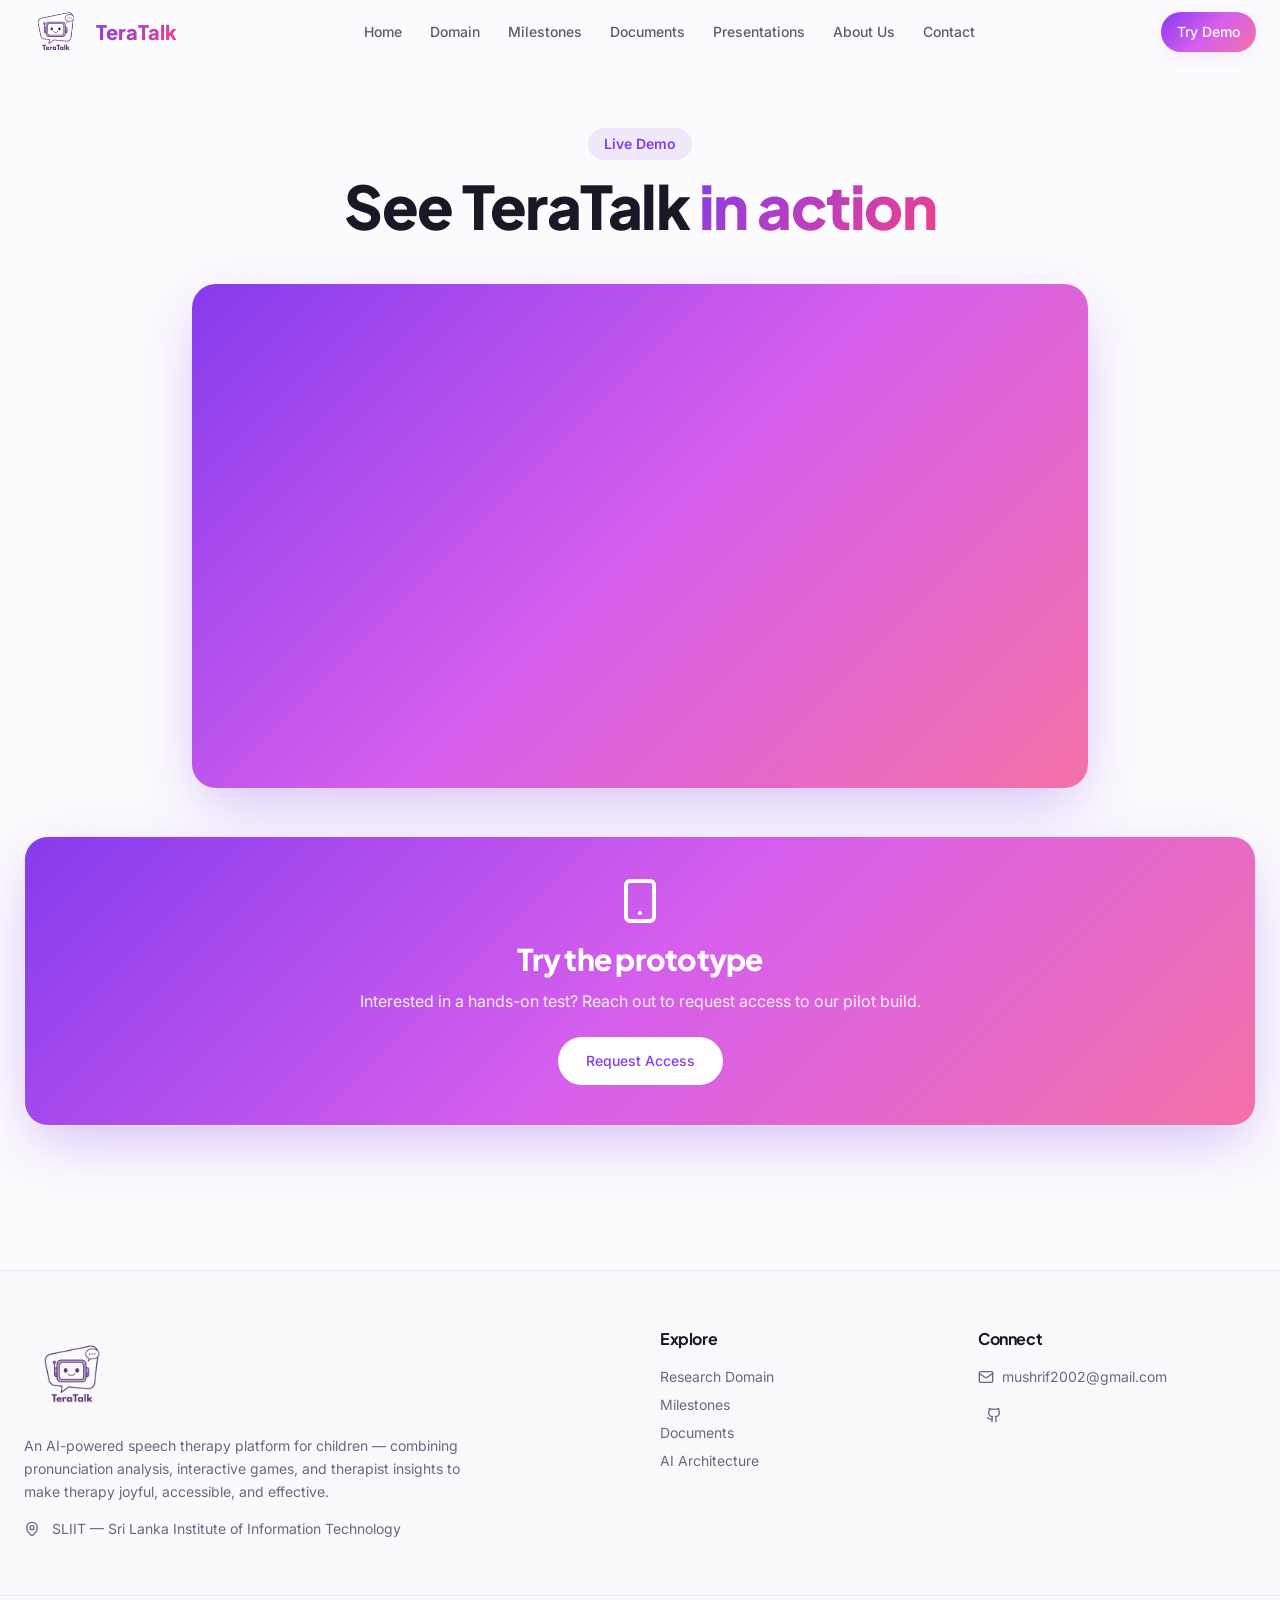
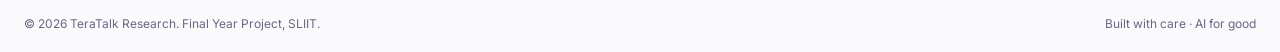
<file: demo.html>
<!doctype html>
<html lang="en">
  <head>
    <meta charset="UTF-8" />
    <meta name="viewport" content="width=device-width, initial-scale=1.0" />
    <title>Live Demo — TeraTalk</title>
    <meta
      name="description"
      content="Watch TeraTalk in action — app demo, screenshots, and prototype."
    />
    <meta name="author" content="TeraTalk Research Team" />

    <meta property="og:title" content="Live Demo — TeraTalk" />
    <meta
      property="og:description"
      content="Watch TeraTalk in action — app demo, screenshots, and prototype."
    />
    <meta property="og:type" content="website" />
    <meta property="og:site_name" content="TeraTalk" />
    <meta
      property="og:url"
      content="https://teratalk.github.io/teratalk-website/demo.html"
    />
    <meta
      property="og:image"
      content="https://teratalk.github.io/teratalk-website/assets/logo.png"
    />
    <meta property="og:image:alt" content="TeraTalk logo" />
    <meta property="og:locale" content="en_LK" />

    <meta name="twitter:card" content="summary_large_image" />
    <meta name="twitter:title" content="Live Demo — TeraTalk" />
    <meta
      name="twitter:description"
      content="Watch TeraTalk in action — app demo, screenshots, and prototype."
    />
    <meta
      name="twitter:image"
      content="https://teratalk.github.io/teratalk-website/assets/logo.png"
    />
    <meta name="twitter:image:alt" content="TeraTalk logo" />

    <link
      rel="canonical"
      href="https://teratalk.github.io/teratalk-website/demo.html"
    />
    <link rel="icon" type="image/png" href="assets/logo.png" />
    <link rel="stylesheet" href="style.css" />
    <style type="text/css">
      :where(html[dir="ltr"]),
      :where([data-sonner-toaster][dir="ltr"]) {
        --toast-icon-margin-start: -3px;
        --toast-icon-margin-end: 4px;
        --toast-svg-margin-start: -1px;
        --toast-svg-margin-end: 0px;
        --toast-button-margin-start: auto;
        --toast-button-margin-end: 0;
        --toast-close-button-start: 0;
        --toast-close-button-end: unset;
        --toast-close-button-transform: translate(-35%, -35%);
      }

      :where(html[dir="rtl"]),
      :where([data-sonner-toaster][dir="rtl"]) {
        --toast-icon-margin-start: 4px;
        --toast-icon-margin-end: -3px;
        --toast-svg-margin-start: 0px;
        --toast-svg-margin-end: -1px;
        --toast-button-margin-start: 0;
        --toast-button-margin-end: auto;
        --toast-close-button-start: unset;
        --toast-close-button-end: 0;
        --toast-close-button-transform: translate(35%, -35%);
      }

      :where([data-sonner-toaster]) {
        position: fixed;
        width: var(--width);
        font-family:
          ui-sans-serif,
          system-ui,
          -apple-system,
          BlinkMacSystemFont,
          Segoe UI,
          Roboto,
          Helvetica Neue,
          Arial,
          Noto Sans,
          sans-serif,
          Apple Color Emoji,
          Segoe UI Emoji,
          Segoe UI Symbol,
          Noto Color Emoji;
        --gray1: hsl(0, 0%, 99%);
        --gray2: hsl(0, 0%, 97.3%);
        --gray3: hsl(0, 0%, 95.1%);
        --gray4: hsl(0, 0%, 93%);
        --gray5: hsl(0, 0%, 90.9%);
        --gray6: hsl(0, 0%, 88.7%);
        --gray7: hsl(0, 0%, 85.8%);
        --gray8: hsl(0, 0%, 78%);
        --gray9: hsl(0, 0%, 56.1%);
        --gray10: hsl(0, 0%, 52.3%);
        --gray11: hsl(0, 0%, 43.5%);
        --gray12: hsl(0, 0%, 9%);
        --border-radius: 8px;
        box-sizing: border-box;
        padding: 0;
        margin: 0;
        list-style: none;
        outline: none;
        z-index: 999999999;
        transition: transform 0.4s ease;
      }

      :where([data-sonner-toaster][data-lifted="true"]) {
        transform: translateY(-10px);
      }

      @media (hover: none) and (pointer: coarse) {
        :where([data-sonner-toaster][data-lifted="true"]) {
          transform: none;
        }
      }

      :where([data-sonner-toaster][data-x-position="right"]) {
        right: var(--offset-right);
      }

      :where([data-sonner-toaster][data-x-position="left"]) {
        left: var(--offset-left);
      }

      :where([data-sonner-toaster][data-x-position="center"]) {
        left: 50%;
        transform: translate(-50%);
      }

      :where([data-sonner-toaster][data-y-position="top"]) {
        top: var(--offset-top);
      }

      :where([data-sonner-toaster][data-y-position="bottom"]) {
        bottom: var(--offset-bottom);
      }

      :where([data-sonner-toast]) {
        --y: translateY(100%);
        --lift-amount: calc(var(--lift) * var(--gap));
        z-index: var(--z-index);
        position: absolute;
        opacity: 0;
        transform: var(--y);
        filter: blur(0);
        touch-action: none;
        transition:
          transform 0.4s,
          opacity 0.4s,
          height 0.4s,
          box-shadow 0.2s;
        box-sizing: border-box;
        outline: none;
        overflow-wrap: anywhere;
      }

      :where([data-sonner-toast][data-styled="true"]) {
        padding: 16px;
        background: var(--normal-bg);
        border: 1px solid var(--normal-border);
        color: var(--normal-text);
        border-radius: var(--border-radius);
        box-shadow: 0 4px 12px #0000001a;
        width: var(--width);
        font-size: 13px;
        display: flex;
        align-items: center;
        gap: 6px;
      }

      :where([data-sonner-toast]:focus-visible) {
        box-shadow:
          0 4px 12px #0000001a,
          0 0 0 2px #0003;
      }

      :where([data-sonner-toast][data-y-position="top"]) {
        top: 0;
        --y: translateY(-100%);
        --lift: 1;
        --lift-amount: calc(1 * var(--gap));
      }

      :where([data-sonner-toast][data-y-position="bottom"]) {
        bottom: 0;
        --y: translateY(100%);
        --lift: -1;
        --lift-amount: calc(var(--lift) * var(--gap));
      }

      :where([data-sonner-toast]) :where([data-description]) {
        font-weight: 400;
        line-height: 1.4;
        color: inherit;
      }

      :where([data-sonner-toast]) :where([data-title]) {
        font-weight: 500;
        line-height: 1.5;
        color: inherit;
      }

      :where([data-sonner-toast]) :where([data-icon]) {
        display: flex;
        height: 16px;
        width: 16px;
        position: relative;
        justify-content: flex-start;
        align-items: center;
        flex-shrink: 0;
        margin-left: var(--toast-icon-margin-start);
        margin-right: var(--toast-icon-margin-end);
      }

      :where([data-sonner-toast][data-promise="true"])
        :where([data-icon])
        > svg {
        opacity: 0;
        transform: scale(0.8);
        transform-origin: center;
        animation: sonner-fade-in 0.3s ease forwards;
      }

      :where([data-sonner-toast]) :where([data-icon]) > * {
        flex-shrink: 0;
      }

      :where([data-sonner-toast]) :where([data-icon]) svg {
        margin-left: var(--toast-svg-margin-start);
        margin-right: var(--toast-svg-margin-end);
      }

      :where([data-sonner-toast]) :where([data-content]) {
        display: flex;
        flex-direction: column;
        gap: 2px;
      }

      [data-sonner-toast][data-styled="true"] [data-button] {
        border-radius: 4px;
        padding-left: 8px;
        padding-right: 8px;
        height: 24px;
        font-size: 12px;
        color: var(--normal-bg);
        background: var(--normal-text);
        margin-left: var(--toast-button-margin-start);
        margin-right: var(--toast-button-margin-end);
        border: none;
        cursor: pointer;
        outline: none;
        display: flex;
        align-items: center;
        flex-shrink: 0;
        transition:
          opacity 0.4s,
          box-shadow 0.2s;
      }

      :where([data-sonner-toast]) :where([data-button]):focus-visible {
        box-shadow: 0 0 0 2px #0006;
      }

      :where([data-sonner-toast]) :where([data-button]):first-of-type {
        margin-left: var(--toast-button-margin-start);
        margin-right: var(--toast-button-margin-end);
      }

      :where([data-sonner-toast]) :where([data-cancel]) {
        color: var(--normal-text);
        background: rgba(0, 0, 0, 0.08);
      }

      :where([data-sonner-toast][data-theme="dark"]) :where([data-cancel]) {
        background: rgba(255, 255, 255, 0.3);
      }

      :where([data-sonner-toast]) :where([data-close-button]) {
        position: absolute;
        left: var(--toast-close-button-start);
        right: var(--toast-close-button-end);
        top: 0;
        height: 20px;
        width: 20px;
        display: flex;
        justify-content: center;
        align-items: center;
        padding: 0;
        color: var(--gray12);
        border: 1px solid var(--gray4);
        transform: var(--toast-close-button-transform);
        border-radius: 50%;
        cursor: pointer;
        z-index: 1;
        transition:
          opacity 0.1s,
          background 0.2s,
          border-color 0.2s;
      }

      [data-sonner-toast] [data-close-button] {
        background: var(--gray1);
      }

      :where([data-sonner-toast]) :where([data-close-button]):focus-visible {
        box-shadow:
          0 4px 12px #0000001a,
          0 0 0 2px #0003;
      }

      :where([data-sonner-toast]) :where([data-disabled="true"]) {
        cursor: not-allowed;
      }

      :where([data-sonner-toast]):hover :where([data-close-button]):hover {
        background: var(--gray2);
        border-color: var(--gray5);
      }

      :where([data-sonner-toast][data-swiping="true"]):before {
        content: "";
        position: absolute;
        left: -50%;
        right: -50%;
        height: 100%;
        z-index: -1;
      }

      :where(
        [data-sonner-toast][data-y-position="top"][data-swiping="true"]
      ):before {
        bottom: 50%;
        transform: scaleY(3) translateY(50%);
      }

      :where(
        [data-sonner-toast][data-y-position="bottom"][data-swiping="true"]
      ):before {
        top: 50%;
        transform: scaleY(3) translateY(-50%);
      }

      :where(
        [data-sonner-toast][data-swiping="false"][data-removed="true"]
      ):before {
        content: "";
        position: absolute;
        inset: 0;
        transform: scaleY(2);
      }

      :where([data-sonner-toast]):after {
        content: "";
        position: absolute;
        left: 0;
        height: calc(var(--gap) + 1px);
        bottom: 100%;
        width: 100%;
      }

      :where([data-sonner-toast][data-mounted="true"]) {
        --y: translateY(0);
        opacity: 1;
      }

      :where([data-sonner-toast][data-expanded="false"][data-front="false"]) {
        --scale: var(--toasts-before) * 0.05 + 1;
        --y: translateY(calc(var(--lift-amount) * var(--toasts-before)))
          scale(calc(-1 * var(--scale)));
        height: var(--front-toast-height);
      }

      :where([data-sonner-toast]) > * {
        transition: opacity 0.4s;
      }

      :where(
          [data-sonner-toast][data-expanded="false"][data-front="false"][data-styled="true"]
        )
        > * {
        opacity: 0;
      }

      :where([data-sonner-toast][data-visible="false"]) {
        opacity: 0;
        pointer-events: none;
      }

      :where([data-sonner-toast][data-mounted="true"][data-expanded="true"]) {
        --y: translateY(calc(var(--lift) * var(--offset)));
        height: var(--initial-height);
      }

      :where(
        [data-sonner-toast][data-removed="true"][data-front="true"][data-swipe-out="false"]
      ) {
        --y: translateY(calc(var(--lift) * -100%));
        opacity: 0;
      }

      :where(
        [data-sonner-toast][data-removed="true"][data-front="false"][data-swipe-out="false"][data-expanded="true"]
      ) {
        --y: translateY(
          calc(var(--lift) * var(--offset) + var(--lift) * -100%)
        );
        opacity: 0;
      }

      :where(
        [data-sonner-toast][data-removed="true"][data-front="false"][data-swipe-out="false"][data-expanded="false"]
      ) {
        --y: translateY(40%);
        opacity: 0;
        transition:
          transform 0.5s,
          opacity 0.2s;
      }

      :where(
        [data-sonner-toast][data-removed="true"][data-front="false"]
      ):before {
        height: calc(var(--initial-height) + 20%);
      }

      [data-sonner-toast][data-swiping="true"] {
        transform: var(--y) translateY(var(--swipe-amount-y, 0px))
          translate(var(--swipe-amount-x, 0px));
        transition: none;
      }

      [data-sonner-toast][data-swiped="true"] {
        user-select: none;
      }

      [data-sonner-toast][data-swipe-out="true"][data-y-position="bottom"],
      [data-sonner-toast][data-swipe-out="true"][data-y-position="top"] {
        animation-duration: 0.2s;
        animation-timing-function: ease-out;
        animation-fill-mode: forwards;
      }

      [data-sonner-toast][data-swipe-out="true"][data-swipe-direction="left"] {
        animation-name: swipe-out-left;
      }

      [data-sonner-toast][data-swipe-out="true"][data-swipe-direction="right"] {
        animation-name: swipe-out-right;
      }

      [data-sonner-toast][data-swipe-out="true"][data-swipe-direction="up"] {
        animation-name: swipe-out-up;
      }

      [data-sonner-toast][data-swipe-out="true"][data-swipe-direction="down"] {
        animation-name: swipe-out-down;
      }

      @keyframes swipe-out-left {
        0% {
          transform: var(--y) translate(var(--swipe-amount-x));
          opacity: 1;
        }

        to {
          transform: var(--y) translate(calc(var(--swipe-amount-x) - 100%));
          opacity: 0;
        }
      }

      @keyframes swipe-out-right {
        0% {
          transform: var(--y) translate(var(--swipe-amount-x));
          opacity: 1;
        }

        to {
          transform: var(--y) translate(calc(var(--swipe-amount-x) + 100%));
          opacity: 0;
        }
      }

      @keyframes swipe-out-up {
        0% {
          transform: var(--y) translateY(var(--swipe-amount-y));
          opacity: 1;
        }

        to {
          transform: var(--y) translateY(calc(var(--swipe-amount-y) - 100%));
          opacity: 0;
        }
      }

      @keyframes swipe-out-down {
        0% {
          transform: var(--y) translateY(var(--swipe-amount-y));
          opacity: 1;
        }

        to {
          transform: var(--y) translateY(calc(var(--swipe-amount-y) + 100%));
          opacity: 0;
        }
      }

      @media (max-width: 600px) {
        [data-sonner-toaster] {
          position: fixed;
          right: var(--mobile-offset-right);
          left: var(--mobile-offset-left);
          width: 100%;
        }

        [data-sonner-toaster][dir="rtl"] {
          left: calc(var(--mobile-offset-left) * -1);
        }

        [data-sonner-toaster] [data-sonner-toast] {
          left: 0;
          right: 0;
          width: calc(100% - var(--mobile-offset-left) * 2);
        }

        [data-sonner-toaster][data-x-position="left"] {
          left: var(--mobile-offset-left);
        }

        [data-sonner-toaster][data-y-position="bottom"] {
          bottom: var(--mobile-offset-bottom);
        }

        [data-sonner-toaster][data-y-position="top"] {
          top: var(--mobile-offset-top);
        }

        [data-sonner-toaster][data-x-position="center"] {
          left: var(--mobile-offset-left);
          right: var(--mobile-offset-right);
          transform: none;
        }
      }

      [data-sonner-toaster][data-theme="light"] {
        --normal-bg: #fff;
        --normal-border: var(--gray4);
        --normal-text: var(--gray12);
        --success-bg: hsl(143, 85%, 96%);
        --success-border: hsl(145, 92%, 91%);
        --success-text: hsl(140, 100%, 27%);
        --info-bg: hsl(208, 100%, 97%);
        --info-border: hsl(221, 91%, 91%);
        --info-text: hsl(210, 92%, 45%);
        --warning-bg: hsl(49, 100%, 97%);
        --warning-border: hsl(49, 91%, 91%);
        --warning-text: hsl(31, 92%, 45%);
        --error-bg: hsl(359, 100%, 97%);
        --error-border: hsl(359, 100%, 94%);
        --error-text: hsl(360, 100%, 45%);
      }

      [data-sonner-toaster][data-theme="light"]
        [data-sonner-toast][data-invert="true"] {
        --normal-bg: #000;
        --normal-border: hsl(0, 0%, 20%);
        --normal-text: var(--gray1);
      }

      [data-sonner-toaster][data-theme="dark"]
        [data-sonner-toast][data-invert="true"] {
        --normal-bg: #fff;
        --normal-border: var(--gray3);
        --normal-text: var(--gray12);
      }

      [data-sonner-toaster][data-theme="dark"] {
        --normal-bg: #000;
        --normal-bg-hover: hsl(0, 0%, 12%);
        --normal-border: hsl(0, 0%, 20%);
        --normal-border-hover: hsl(0, 0%, 25%);
        --normal-text: var(--gray1);
        --success-bg: hsl(150, 100%, 6%);
        --success-border: hsl(147, 100%, 12%);
        --success-text: hsl(150, 86%, 65%);
        --info-bg: hsl(215, 100%, 6%);
        --info-border: hsl(223, 100%, 12%);
        --info-text: hsl(216, 87%, 65%);
        --warning-bg: hsl(64, 100%, 6%);
        --warning-border: hsl(60, 100%, 12%);
        --warning-text: hsl(46, 87%, 65%);
        --error-bg: hsl(358, 76%, 10%);
        --error-border: hsl(357, 89%, 16%);
        --error-text: hsl(358, 100%, 81%);
      }

      [data-sonner-toaster][data-theme="dark"]
        [data-sonner-toast]
        [data-close-button] {
        background: var(--normal-bg);
        border-color: var(--normal-border);
        color: var(--normal-text);
      }

      [data-sonner-toaster][data-theme="dark"]
        [data-sonner-toast]
        [data-close-button]:hover {
        background: var(--normal-bg-hover);
        border-color: var(--normal-border-hover);
      }

      [data-rich-colors="true"][data-sonner-toast][data-type="success"],
      [data-rich-colors="true"][data-sonner-toast][data-type="success"]
        [data-close-button] {
        background: var(--success-bg);
        border-color: var(--success-border);
        color: var(--success-text);
      }

      [data-rich-colors="true"][data-sonner-toast][data-type="info"],
      [data-rich-colors="true"][data-sonner-toast][data-type="info"]
        [data-close-button] {
        background: var(--info-bg);
        border-color: var(--info-border);
        color: var(--info-text);
      }

      [data-rich-colors="true"][data-sonner-toast][data-type="warning"],
      [data-rich-colors="true"][data-sonner-toast][data-type="warning"]
        [data-close-button] {
        background: var(--warning-bg);
        border-color: var(--warning-border);
        color: var(--warning-text);
      }

      [data-rich-colors="true"][data-sonner-toast][data-type="error"],
      [data-rich-colors="true"][data-sonner-toast][data-type="error"]
        [data-close-button] {
        background: var(--error-bg);
        border-color: var(--error-border);
        color: var(--error-text);
      }

      .sonner-loading-wrapper {
        --size: 16px;
        height: var(--size);
        width: var(--size);
        position: absolute;
        inset: 0;
        z-index: 10;
      }

      .sonner-loading-wrapper[data-visible="false"] {
        transform-origin: center;
        animation: sonner-fade-out 0.2s ease forwards;
      }

      .sonner-spinner {
        position: relative;
        top: 50%;
        left: 50%;
        height: var(--size);
        width: var(--size);
      }

      .sonner-loading-bar {
        animation: sonner-spin 1.2s linear infinite;
        background: var(--gray11);
        border-radius: 6px;
        height: 8%;
        left: -10%;
        position: absolute;
        top: -3.9%;
        width: 24%;
      }

      .sonner-loading-bar:nth-child(1) {
        animation-delay: -1.2s;
        transform: rotate(0.0001deg) translate(146%);
      }

      .sonner-loading-bar:nth-child(2) {
        animation-delay: -1.1s;
        transform: rotate(30deg) translate(146%);
      }

      .sonner-loading-bar:nth-child(3) {
        animation-delay: -1s;
        transform: rotate(60deg) translate(146%);
      }

      .sonner-loading-bar:nth-child(4) {
        animation-delay: -0.9s;
        transform: rotate(90deg) translate(146%);
      }

      .sonner-loading-bar:nth-child(5) {
        animation-delay: -0.8s;
        transform: rotate(120deg) translate(146%);
      }

      .sonner-loading-bar:nth-child(6) {
        animation-delay: -0.7s;
        transform: rotate(150deg) translate(146%);
      }

      .sonner-loading-bar:nth-child(7) {
        animation-delay: -0.6s;
        transform: rotate(180deg) translate(146%);
      }

      .sonner-loading-bar:nth-child(8) {
        animation-delay: -0.5s;
        transform: rotate(210deg) translate(146%);
      }

      .sonner-loading-bar:nth-child(9) {
        animation-delay: -0.4s;
        transform: rotate(240deg) translate(146%);
      }

      .sonner-loading-bar:nth-child(10) {
        animation-delay: -0.3s;
        transform: rotate(270deg) translate(146%);
      }

      .sonner-loading-bar:nth-child(11) {
        animation-delay: -0.2s;
        transform: rotate(300deg) translate(146%);
      }

      .sonner-loading-bar:nth-child(12) {
        animation-delay: -0.1s;
        transform: rotate(330deg) translate(146%);
      }

      @keyframes sonner-fade-in {
        0% {
          opacity: 0;
          transform: scale(0.8);
        }

        to {
          opacity: 1;
          transform: scale(1);
        }
      }

      @keyframes sonner-fade-out {
        0% {
          opacity: 1;
          transform: scale(1);
        }

        to {
          opacity: 0;
          transform: scale(0.8);
        }
      }

      @keyframes sonner-spin {
        0% {
          opacity: 1;
        }

        to {
          opacity: 0.15;
        }
      }

      @media (prefers-reduced-motion) {
        [data-sonner-toast],
        [data-sonner-toast] > *,
        .sonner-loading-bar {
          transition: none !important;
          animation: none !important;
        }
      }

      .sonner-loader {
        position: absolute;
        top: 50%;
        left: 50%;
        transform: translate(-50%, -50%);
        transform-origin: center;
        transition:
          opacity 0.2s,
          transform 0.2s;
      }

      .sonner-loader[data-visible="false"] {
        opacity: 0;
        transform: scale(0.8) translate(-50%, -50%);
      }
    </style>
  </head>

  <body>
    <div id="root">
      <div
        role="region"
        aria-label="Notifications (F8)"
        tabindex="-1"
        style="pointer-events: none"
      >
        <ol
          tabindex="-1"
          class="fixed top-0 z-[100] flex max-h-screen w-full flex-col-reverse p-4 sm:bottom-0 sm:right-0 sm:top-auto sm:flex-col md:max-w-[420px]"
        ></ol>
      </div>
      <section
        aria-label="Notifications alt+T"
        tabindex="-1"
        aria-live="polite"
        aria-relevant="additions text"
        aria-atomic="false"
      ></section>
      <div class="min-h-screen flex flex-col">
        <header
          class="fixed top-0 inset-x-0 z-50 transition-smooth bg-transparent"
        >
          <div class="container flex h-16 items-center justify-between">
            <a
              class="flex items-center gap-2 font-display font-extrabold text-xl"
              href="index.html"
              ><span class="grid place-items-center w-16 h-16 overflow-hidden"
                ><img
                  src="assets/logo.png"
                  alt="TeraTalk Logo"
                  class="w-full h-full object-contain" /></span
              ><span class="text-gradient">TeraTalk</span></a
            >
            <nav class="hidden lg:flex items-center gap-1">
              <a
                class="px-3 py-2 text-sm font-medium rounded-lg transition-smooth text-foreground/70 hover:text-primary hover:bg-primary/5"
                href="index.html"
                >Home</a
              ><a
                class="px-3 py-2 text-sm font-medium rounded-lg transition-smooth text-foreground/70 hover:text-primary hover:bg-primary/5"
                href="domain.html"
                >Domain</a
              ><a
                class="px-3 py-2 text-sm font-medium rounded-lg transition-smooth text-foreground/70 hover:text-primary hover:bg-primary/5"
                href="milestones.html"
                >Milestones</a
              ><a
                class="px-3 py-2 text-sm font-medium rounded-lg transition-smooth text-foreground/70 hover:text-primary hover:bg-primary/5"
                href="documents.html"
                >Documents</a
              ><a
                class="px-3 py-2 text-sm font-medium rounded-lg transition-smooth text-foreground/70 hover:text-primary hover:bg-primary/5"
                href="presentations.html"
                >Presentations</a
              ><!-- <a aria-current="page" class="px-3 py-2 text-sm font-medium rounded-lg transition-smooth text-primary bg-primary/10" href="demo.html">Demo</a> --><!-- <a class="px-3 py-2 text-sm font-medium rounded-lg transition-smooth text-foreground/70 hover:text-primary hover:bg-primary/5" href="architecture.html">AI</a> --><a
                class="px-3 py-2 text-sm font-medium rounded-lg transition-smooth text-foreground/70 hover:text-primary hover:bg-primary/5"
                href="about.html"
                >About Us</a
              ><a
                class="px-3 py-2 text-sm font-medium rounded-lg transition-smooth text-foreground/70 hover:text-primary hover:bg-primary/5"
                href="contact.html"
                >Contact</a
              >
            </nav>
            <div class="hidden lg:flex">
              <a
                class="inline-flex items-center justify-center gap-2 whitespace-nowrap text-sm font-medium ring-offset-background transition-colors focus-visible:outline-none focus-visible:ring-2 focus-visible:ring-ring focus-visible:ring-offset-2 disabled:pointer-events-none disabled:opacity-50 [&amp;_svg]:pointer-events-none [&amp;_svg]:size-4 [&amp;_svg]:shrink-0 bg-primary hover:bg-primary/90 h-10 px-4 py-2 rounded-full gradient-hero text-white border-0 shadow-soft hover:shadow-glow"
                href="demo.html"
                >Try Demo</a
              >
            </div>
            <button
              class="lg:hidden p-2 rounded-lg hover:bg-muted"
              aria-label="Menu"
            >
              <svg
                xmlns="http://www.w3.org/2000/svg"
                width="24"
                height="24"
                viewBox="0 0 24 24"
                fill="none"
                stroke="currentColor"
                stroke-width="2"
                stroke-linecap="round"
                stroke-linejoin="round"
                class="lucide lucide-menu"
              >
                <line x1="4" x2="20" y1="12" y2="12"></line>
                <line x1="4" x2="20" y1="6" y2="6"></line>
                <line x1="4" x2="20" y1="18" y2="18"></line>
              </svg>
            </button>
          </div>
        </header>
        <main class="flex-1 pt-16">
          <section class="container py-16">
            <div class="text-center mb-12">
              <span
                class="inline-block px-4 py-1.5 rounded-full bg-primary/10 text-primary text-sm font-semibold mb-4"
                >Live Demo</span
              >
              <h1 class="text-4xl md:text-6xl font-display font-extrabold">
                See TeraTalk <span class="text-gradient">in action</span>
              </h1>
            </div>
            <div
              class="bg-card text-card-foreground shadow-sm overflow-hidden rounded-3xl border-0 shadow-glow mb-12 max-w-4xl mx-auto"
            >
              <div
                class="aspect-video gradient-hero relative grid place-items-center"
              >
                <iframe
                  class="absolute inset-0 h-full w-full"
                  src="https://www.youtube.com/embed/_frBMA3dkFQ"
                  title="TeraTalk Demo"
                  allow="accelerometer; autoplay; clipboard-write; encrypted-media; gyroscope; picture-in-picture; web-share"
                  referrerpolicy="strict-origin-when-cross-origin"
                  allowfullscreen
                ></iframe>
              </div>
            </div>
            <div
              class="border bg-card shadow-sm p-10 rounded-3xl gradient-hero text-white text-center shadow-glow"
            >
              <svg
                xmlns="http://www.w3.org/2000/svg"
                width="24"
                height="24"
                viewBox="0 0 24 24"
                fill="none"
                stroke="currentColor"
                stroke-width="2"
                stroke-linecap="round"
                stroke-linejoin="round"
                class="lucide lucide-smartphone w-12 h-12 mx-auto mb-4"
              >
                <rect width="14" height="20" x="5" y="2" rx="2" ry="2"></rect>
                <path d="M12 18h.01"></path>
              </svg>
              <h3 class="font-display font-extrabold text-3xl mb-3">
                Try the prototype
              </h3>
              <p class="opacity-90 mb-6 max-w-xl mx-auto">
                Interested in a hands-on test? Reach out to request access to
                our pilot build.
              </p>
              <a
                class="inline-flex items-center justify-center gap-2 whitespace-nowrap text-sm font-medium ring-offset-background transition-colors focus-visible:outline-none focus-visible:ring-2 focus-visible:ring-ring focus-visible:ring-offset-2 disabled:pointer-events-none disabled:opacity-50 [&amp;_svg]:pointer-events-none [&amp;_svg]:size-4 [&amp;_svg]:shrink-0 py-2 rounded-full bg-white text-primary hover:bg-white/90 h-12 px-7"
                href="contact.html"
                >Request Access</a
              >
            </div>
          </section>
        </main>
        <footer class="border-t border-border bg-muted/30 mt-20">
          <div class="container py-14 grid gap-10 md:grid-cols-4">
            <div class="md:col-span-2">
              <a
                class="flex items-center gap-2 font-display font-extrabold text-xl mb-3"
                href="index.html"
                ><span class="grid place-items-center w-24 h-24 overflow-hidden"
                  ><img
                    src="assets/logo.png"
                    alt="TeraTalk Logo"
                    class="w-full h-full object-contain" /></span
              ></a>
              <p class="text-muted-foreground max-w-md text-sm leading-relaxed">
                An AI-powered speech therapy platform for children — combining
                pronunciation analysis, interactive games, and therapist
                insights to make therapy joyful, accessible, and effective.
              </p>
              <div
                class="flex items-center gap-3 mt-4 text-sm text-muted-foreground"
              >
                <svg
                  xmlns="http://www.w3.org/2000/svg"
                  width="24"
                  height="24"
                  viewBox="0 0 24 24"
                  fill="none"
                  stroke="currentColor"
                  stroke-width="2"
                  stroke-linecap="round"
                  stroke-linejoin="round"
                  class="lucide lucide-map-pin w-4 h-4"
                >
                  <path
                    d="M20 10c0 4.993-5.539 10.193-7.399 11.799a1 1 0 0 1-1.202 0C9.539 20.193 4 14.993 4 10a8 8 0 0 1 16 0"
                  ></path>
                  <circle cx="12" cy="10" r="3"></circle></svg
                ><span
                  >SLIIT — Sri Lanka Institute of Information Technology</span
                >
              </div>
            </div>
            <div>
              <h4 class="font-display font-bold mb-4">Explore</h4>
              <ul class="space-y-2 text-sm text-muted-foreground">
                <li>
                  <a class="hover:text-primary" href="domain.html"
                    >Research Domain</a
                  >
                </li>
                <li>
                  <a class="hover:text-primary" href="milestones.html"
                    >Milestones</a
                  >
                </li>
                <li>
                  <a class="hover:text-primary" href="documents.html"
                    >Documents</a
                  >
                </li>
                <li>
                  <a class="hover:text-primary" href="architecture.html"
                    >AI Architecture</a
                  >
                </li>
              </ul>
            </div>
            <div>
              <h4 class="font-display font-bold mb-4">Connect</h4>
              <ul class="space-y-3 text-sm text-muted-foreground">
                <li class="flex items-center gap-2">
                  <svg
                    xmlns="http://www.w3.org/2000/svg"
                    width="24"
                    height="24"
                    viewBox="0 0 24 24"
                    fill="none"
                    stroke="currentColor"
                    stroke-width="2"
                    stroke-linecap="round"
                    stroke-linejoin="round"
                    class="lucide lucide-mail w-4 h-4"
                  >
                    <rect width="20" height="16" x="2" y="4" rx="2"></rect>
                    <path d="m22 7-8.97 5.7a1.94 1.94 0 0 1-2.06 0L2 7"></path>
                  </svg>
                  mushrif2002@gmail.com
                </li>
                <li class="flex items-center gap-3 mt-3">
                  <a
                    href="https://github.com/TeraTalk/"
                    aria-label="GitHub"
                    rel="noopener noreferrer"
                    target="_blank"
                    class="p-2 rounded-lg hover:bg-primary/10 hover:text-primary"
                    ><svg
                      xmlns="http://www.w3.org/2000/svg"
                      width="24"
                      height="24"
                      viewBox="0 0 24 24"
                      fill="none"
                      stroke="currentColor"
                      stroke-width="2"
                      stroke-linecap="round"
                      stroke-linejoin="round"
                      class="lucide lucide-github w-4 h-4"
                    >
                      <path
                        d="M15 22v-4a4.8 4.8 0 0 0-1-3.5c3 0 6-2 6-5.5.08-1.25-.27-2.48-1-3.5.28-1.15.28-2.35 0-3.5 0 0-1 0-3 1.5-2.64-.5-5.36-.5-8 0C6 2 5 2 5 2c-.3 1.15-.3 2.35 0 3.5A5.403 5.403 0 0 0 4 9c0 3.5 3 5.5 6 5.5-.39.49-.68 1.05-.85 1.65-.17.6-.22 1.23-.15 1.85v4"
                      ></path>
                      <path d="M9 18c-4.51 2-5-2-7-2"></path></svg></a
                  >
                </li>
              </ul>
            </div>
          </div>
          <div class="border-t border-border">
            <div
              class="container py-5 text-xs text-muted-foreground flex flex-wrap items-center justify-between gap-2"
            >
              <span>© 2026 TeraTalk Research. Final Year Project, SLIIT.</span
              ><span>Built with care · AI for good</span>
            </div>
          </div>
        </footer>
      </div>
    </div>

    <script src="script.js" defer=""></script>
  </body>
</html>
</file>
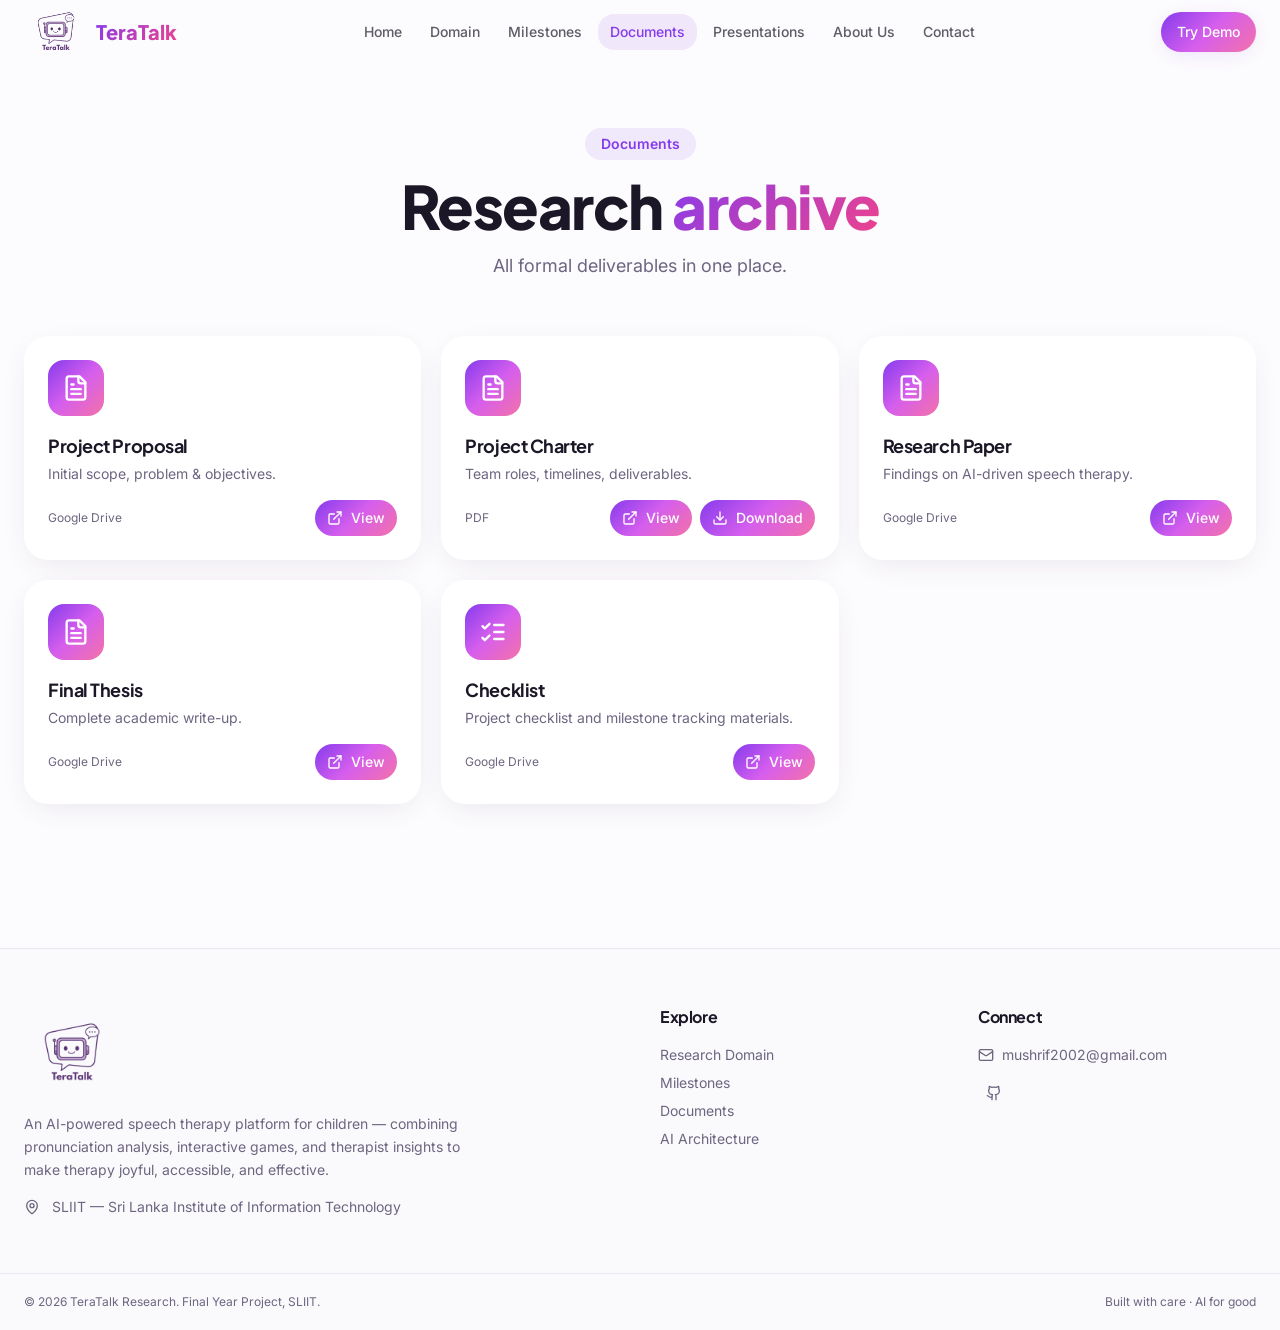
<file: documents.html>
<!DOCTYPE html>
<html lang="en">

<head>
  <meta charset="UTF-8">
  <meta name="viewport" content="width=device-width, initial-scale=1.0">
  <title>Documents — TeraTalk</title>
  <meta name="description" content="Downloadable research documents, thesis, and reports.">
  <meta name="author" content="TeraTalk Research Team">

  <meta property="og:title" content="Documents — TeraTalk">
  <meta property="og:description" content="Downloadable research documents, thesis, and reports.">
  <meta property="og:type" content="website">
  <meta property="og:site_name" content="TeraTalk">
  <meta property="og:url" content="https://teratalk.github.io/teratalk-website/documents.html">
  <meta property="og:image" content="https://teratalk.github.io/teratalk-website/assets/logo.png">
  <meta property="og:image:alt" content="TeraTalk logo">
  <meta property="og:locale" content="en_LK">

  <meta name="twitter:card" content="summary_large_image">
  <meta name="twitter:title" content="Documents — TeraTalk">
  <meta name="twitter:description" content="Downloadable research documents, thesis, and reports.">
  <meta name="twitter:image" content="https://teratalk.github.io/teratalk-website/assets/logo.png">
  <meta name="twitter:image:alt" content="TeraTalk logo">

  <link rel="canonical" href="https://teratalk.github.io/teratalk-website/documents.html">
  <link rel="icon" type="image/png" href="assets/logo.png">
  <link rel="stylesheet" href="style.css">
  <style type="text/css">
    :where(html[dir="ltr"]),
    :where([data-sonner-toaster][dir="ltr"]) {
      --toast-icon-margin-start: -3px;
      --toast-icon-margin-end: 4px;
      --toast-svg-margin-start: -1px;
      --toast-svg-margin-end: 0px;
      --toast-button-margin-start: auto;
      --toast-button-margin-end: 0;
      --toast-close-button-start: 0;
      --toast-close-button-end: unset;
      --toast-close-button-transform: translate(-35%, -35%)
    }

    :where(html[dir="rtl"]),
    :where([data-sonner-toaster][dir="rtl"]) {
      --toast-icon-margin-start: 4px;
      --toast-icon-margin-end: -3px;
      --toast-svg-margin-start: 0px;
      --toast-svg-margin-end: -1px;
      --toast-button-margin-start: 0;
      --toast-button-margin-end: auto;
      --toast-close-button-start: unset;
      --toast-close-button-end: 0;
      --toast-close-button-transform: translate(35%, -35%)
    }

    :where([data-sonner-toaster]) {
      position: fixed;
      width: var(--width);
      font-family: ui-sans-serif, system-ui, -apple-system, BlinkMacSystemFont, Segoe UI, Roboto, Helvetica Neue, Arial, Noto Sans, sans-serif, Apple Color Emoji, Segoe UI Emoji, Segoe UI Symbol, Noto Color Emoji;
      --gray1: hsl(0, 0%, 99%);
      --gray2: hsl(0, 0%, 97.3%);
      --gray3: hsl(0, 0%, 95.1%);
      --gray4: hsl(0, 0%, 93%);
      --gray5: hsl(0, 0%, 90.9%);
      --gray6: hsl(0, 0%, 88.7%);
      --gray7: hsl(0, 0%, 85.8%);
      --gray8: hsl(0, 0%, 78%);
      --gray9: hsl(0, 0%, 56.1%);
      --gray10: hsl(0, 0%, 52.3%);
      --gray11: hsl(0, 0%, 43.5%);
      --gray12: hsl(0, 0%, 9%);
      --border-radius: 8px;
      box-sizing: border-box;
      padding: 0;
      margin: 0;
      list-style: none;
      outline: none;
      z-index: 999999999;
      transition: transform .4s ease
    }

    :where([data-sonner-toaster][data-lifted="true"]) {
      transform: translateY(-10px)
    }

    @media (hover: none) and (pointer: coarse) {
      :where([data-sonner-toaster][data-lifted="true"]) {
        transform: none
      }
    }

    :where([data-sonner-toaster][data-x-position="right"]) {
      right: var(--offset-right)
    }

    :where([data-sonner-toaster][data-x-position="left"]) {
      left: var(--offset-left)
    }

    :where([data-sonner-toaster][data-x-position="center"]) {
      left: 50%;
      transform: translate(-50%)
    }

    :where([data-sonner-toaster][data-y-position="top"]) {
      top: var(--offset-top)
    }

    :where([data-sonner-toaster][data-y-position="bottom"]) {
      bottom: var(--offset-bottom)
    }

    :where([data-sonner-toast]) {
      --y: translateY(100%);
      --lift-amount: calc(var(--lift) * var(--gap));
      z-index: var(--z-index);
      position: absolute;
      opacity: 0;
      transform: var(--y);
      filter: blur(0);
      touch-action: none;
      transition: transform .4s, opacity .4s, height .4s, box-shadow .2s;
      box-sizing: border-box;
      outline: none;
      overflow-wrap: anywhere
    }

    :where([data-sonner-toast][data-styled="true"]) {
      padding: 16px;
      background: var(--normal-bg);
      border: 1px solid var(--normal-border);
      color: var(--normal-text);
      border-radius: var(--border-radius);
      box-shadow: 0 4px 12px #0000001a;
      width: var(--width);
      font-size: 13px;
      display: flex;
      align-items: center;
      gap: 6px
    }

    :where([data-sonner-toast]:focus-visible) {
      box-shadow: 0 4px 12px #0000001a, 0 0 0 2px #0003
    }

    :where([data-sonner-toast][data-y-position="top"]) {
      top: 0;
      --y: translateY(-100%);
      --lift: 1;
      --lift-amount: calc(1 * var(--gap))
    }

    :where([data-sonner-toast][data-y-position="bottom"]) {
      bottom: 0;
      --y: translateY(100%);
      --lift: -1;
      --lift-amount: calc(var(--lift) * var(--gap))
    }

    :where([data-sonner-toast]) :where([data-description]) {
      font-weight: 400;
      line-height: 1.4;
      color: inherit
    }

    :where([data-sonner-toast]) :where([data-title]) {
      font-weight: 500;
      line-height: 1.5;
      color: inherit
    }

    :where([data-sonner-toast]) :where([data-icon]) {
      display: flex;
      height: 16px;
      width: 16px;
      position: relative;
      justify-content: flex-start;
      align-items: center;
      flex-shrink: 0;
      margin-left: var(--toast-icon-margin-start);
      margin-right: var(--toast-icon-margin-end)
    }

    :where([data-sonner-toast][data-promise="true"]) :where([data-icon])>svg {
      opacity: 0;
      transform: scale(.8);
      transform-origin: center;
      animation: sonner-fade-in .3s ease forwards
    }

    :where([data-sonner-toast]) :where([data-icon])>* {
      flex-shrink: 0
    }

    :where([data-sonner-toast]) :where([data-icon]) svg {
      margin-left: var(--toast-svg-margin-start);
      margin-right: var(--toast-svg-margin-end)
    }

    :where([data-sonner-toast]) :where([data-content]) {
      display: flex;
      flex-direction: column;
      gap: 2px
    }

    [data-sonner-toast][data-styled=true] [data-button] {
      border-radius: 4px;
      padding-left: 8px;
      padding-right: 8px;
      height: 24px;
      font-size: 12px;
      color: var(--normal-bg);
      background: var(--normal-text);
      margin-left: var(--toast-button-margin-start);
      margin-right: var(--toast-button-margin-end);
      border: none;
      cursor: pointer;
      outline: none;
      display: flex;
      align-items: center;
      flex-shrink: 0;
      transition: opacity .4s, box-shadow .2s
    }

    :where([data-sonner-toast]) :where([data-button]):focus-visible {
      box-shadow: 0 0 0 2px #0006
    }

    :where([data-sonner-toast]) :where([data-button]):first-of-type {
      margin-left: var(--toast-button-margin-start);
      margin-right: var(--toast-button-margin-end)
    }

    :where([data-sonner-toast]) :where([data-cancel]) {
      color: var(--normal-text);
      background: rgba(0, 0, 0, .08)
    }

    :where([data-sonner-toast][data-theme="dark"]) :where([data-cancel]) {
      background: rgba(255, 255, 255, .3)
    }

    :where([data-sonner-toast]) :where([data-close-button]) {
      position: absolute;
      left: var(--toast-close-button-start);
      right: var(--toast-close-button-end);
      top: 0;
      height: 20px;
      width: 20px;
      display: flex;
      justify-content: center;
      align-items: center;
      padding: 0;
      color: var(--gray12);
      border: 1px solid var(--gray4);
      transform: var(--toast-close-button-transform);
      border-radius: 50%;
      cursor: pointer;
      z-index: 1;
      transition: opacity .1s, background .2s, border-color .2s
    }

    [data-sonner-toast] [data-close-button] {
      background: var(--gray1)
    }

    :where([data-sonner-toast]) :where([data-close-button]):focus-visible {
      box-shadow: 0 4px 12px #0000001a, 0 0 0 2px #0003
    }

    :where([data-sonner-toast]) :where([data-disabled="true"]) {
      cursor: not-allowed
    }

    :where([data-sonner-toast]):hover :where([data-close-button]):hover {
      background: var(--gray2);
      border-color: var(--gray5)
    }

    :where([data-sonner-toast][data-swiping="true"]):before {
      content: "";
      position: absolute;
      left: -50%;
      right: -50%;
      height: 100%;
      z-index: -1
    }

    :where([data-sonner-toast][data-y-position="top"][data-swiping="true"]):before {
      bottom: 50%;
      transform: scaleY(3) translateY(50%)
    }

    :where([data-sonner-toast][data-y-position="bottom"][data-swiping="true"]):before {
      top: 50%;
      transform: scaleY(3) translateY(-50%)
    }

    :where([data-sonner-toast][data-swiping="false"][data-removed="true"]):before {
      content: "";
      position: absolute;
      inset: 0;
      transform: scaleY(2)
    }

    :where([data-sonner-toast]):after {
      content: "";
      position: absolute;
      left: 0;
      height: calc(var(--gap) + 1px);
      bottom: 100%;
      width: 100%
    }

    :where([data-sonner-toast][data-mounted="true"]) {
      --y: translateY(0);
      opacity: 1
    }

    :where([data-sonner-toast][data-expanded="false"][data-front="false"]) {
      --scale: var(--toasts-before) * .05 + 1;
      --y: translateY(calc(var(--lift-amount) * var(--toasts-before))) scale(calc(-1 * var(--scale)));
      height: var(--front-toast-height)
    }

    :where([data-sonner-toast])>* {
      transition: opacity .4s
    }

    :where([data-sonner-toast][data-expanded="false"][data-front="false"][data-styled="true"])>* {
      opacity: 0
    }

    :where([data-sonner-toast][data-visible="false"]) {
      opacity: 0;
      pointer-events: none
    }

    :where([data-sonner-toast][data-mounted="true"][data-expanded="true"]) {
      --y: translateY(calc(var(--lift) * var(--offset)));
      height: var(--initial-height)
    }

    :where([data-sonner-toast][data-removed="true"][data-front="true"][data-swipe-out="false"]) {
      --y: translateY(calc(var(--lift) * -100%));
      opacity: 0
    }

    :where([data-sonner-toast][data-removed="true"][data-front="false"][data-swipe-out="false"][data-expanded="true"]) {
      --y: translateY(calc(var(--lift) * var(--offset) + var(--lift) * -100%));
      opacity: 0
    }

    :where([data-sonner-toast][data-removed="true"][data-front="false"][data-swipe-out="false"][data-expanded="false"]) {
      --y: translateY(40%);
      opacity: 0;
      transition: transform .5s, opacity .2s
    }

    :where([data-sonner-toast][data-removed="true"][data-front="false"]):before {
      height: calc(var(--initial-height) + 20%)
    }

    [data-sonner-toast][data-swiping=true] {
      transform: var(--y) translateY(var(--swipe-amount-y, 0px)) translate(var(--swipe-amount-x, 0px));
      transition: none
    }

    [data-sonner-toast][data-swiped=true] {
      user-select: none
    }

    [data-sonner-toast][data-swipe-out=true][data-y-position=bottom],
    [data-sonner-toast][data-swipe-out=true][data-y-position=top] {
      animation-duration: .2s;
      animation-timing-function: ease-out;
      animation-fill-mode: forwards
    }

    [data-sonner-toast][data-swipe-out=true][data-swipe-direction=left] {
      animation-name: swipe-out-left
    }

    [data-sonner-toast][data-swipe-out=true][data-swipe-direction=right] {
      animation-name: swipe-out-right
    }

    [data-sonner-toast][data-swipe-out=true][data-swipe-direction=up] {
      animation-name: swipe-out-up
    }

    [data-sonner-toast][data-swipe-out=true][data-swipe-direction=down] {
      animation-name: swipe-out-down
    }

    @keyframes swipe-out-left {
      0% {
        transform: var(--y) translate(var(--swipe-amount-x));
        opacity: 1
      }

      to {
        transform: var(--y) translate(calc(var(--swipe-amount-x) - 100%));
        opacity: 0
      }
    }

    @keyframes swipe-out-right {
      0% {
        transform: var(--y) translate(var(--swipe-amount-x));
        opacity: 1
      }

      to {
        transform: var(--y) translate(calc(var(--swipe-amount-x) + 100%));
        opacity: 0
      }
    }

    @keyframes swipe-out-up {
      0% {
        transform: var(--y) translateY(var(--swipe-amount-y));
        opacity: 1
      }

      to {
        transform: var(--y) translateY(calc(var(--swipe-amount-y) - 100%));
        opacity: 0
      }
    }

    @keyframes swipe-out-down {
      0% {
        transform: var(--y) translateY(var(--swipe-amount-y));
        opacity: 1
      }

      to {
        transform: var(--y) translateY(calc(var(--swipe-amount-y) + 100%));
        opacity: 0
      }
    }

    @media (max-width: 600px) {
      [data-sonner-toaster] {
        position: fixed;
        right: var(--mobile-offset-right);
        left: var(--mobile-offset-left);
        width: 100%
      }

      [data-sonner-toaster][dir=rtl] {
        left: calc(var(--mobile-offset-left) * -1)
      }

      [data-sonner-toaster] [data-sonner-toast] {
        left: 0;
        right: 0;
        width: calc(100% - var(--mobile-offset-left) * 2)
      }

      [data-sonner-toaster][data-x-position=left] {
        left: var(--mobile-offset-left)
      }

      [data-sonner-toaster][data-y-position=bottom] {
        bottom: var(--mobile-offset-bottom)
      }

      [data-sonner-toaster][data-y-position=top] {
        top: var(--mobile-offset-top)
      }

      [data-sonner-toaster][data-x-position=center] {
        left: var(--mobile-offset-left);
        right: var(--mobile-offset-right);
        transform: none
      }
    }

    [data-sonner-toaster][data-theme=light] {
      --normal-bg: #fff;
      --normal-border: var(--gray4);
      --normal-text: var(--gray12);
      --success-bg: hsl(143, 85%, 96%);
      --success-border: hsl(145, 92%, 91%);
      --success-text: hsl(140, 100%, 27%);
      --info-bg: hsl(208, 100%, 97%);
      --info-border: hsl(221, 91%, 91%);
      --info-text: hsl(210, 92%, 45%);
      --warning-bg: hsl(49, 100%, 97%);
      --warning-border: hsl(49, 91%, 91%);
      --warning-text: hsl(31, 92%, 45%);
      --error-bg: hsl(359, 100%, 97%);
      --error-border: hsl(359, 100%, 94%);
      --error-text: hsl(360, 100%, 45%)
    }

    [data-sonner-toaster][data-theme=light] [data-sonner-toast][data-invert=true] {
      --normal-bg: #000;
      --normal-border: hsl(0, 0%, 20%);
      --normal-text: var(--gray1)
    }

    [data-sonner-toaster][data-theme=dark] [data-sonner-toast][data-invert=true] {
      --normal-bg: #fff;
      --normal-border: var(--gray3);
      --normal-text: var(--gray12)
    }

    [data-sonner-toaster][data-theme=dark] {
      --normal-bg: #000;
      --normal-bg-hover: hsl(0, 0%, 12%);
      --normal-border: hsl(0, 0%, 20%);
      --normal-border-hover: hsl(0, 0%, 25%);
      --normal-text: var(--gray1);
      --success-bg: hsl(150, 100%, 6%);
      --success-border: hsl(147, 100%, 12%);
      --success-text: hsl(150, 86%, 65%);
      --info-bg: hsl(215, 100%, 6%);
      --info-border: hsl(223, 100%, 12%);
      --info-text: hsl(216, 87%, 65%);
      --warning-bg: hsl(64, 100%, 6%);
      --warning-border: hsl(60, 100%, 12%);
      --warning-text: hsl(46, 87%, 65%);
      --error-bg: hsl(358, 76%, 10%);
      --error-border: hsl(357, 89%, 16%);
      --error-text: hsl(358, 100%, 81%)
    }

    [data-sonner-toaster][data-theme=dark] [data-sonner-toast] [data-close-button] {
      background: var(--normal-bg);
      border-color: var(--normal-border);
      color: var(--normal-text)
    }

    [data-sonner-toaster][data-theme=dark] [data-sonner-toast] [data-close-button]:hover {
      background: var(--normal-bg-hover);
      border-color: var(--normal-border-hover)
    }

    [data-rich-colors=true][data-sonner-toast][data-type=success],
    [data-rich-colors=true][data-sonner-toast][data-type=success] [data-close-button] {
      background: var(--success-bg);
      border-color: var(--success-border);
      color: var(--success-text)
    }

    [data-rich-colors=true][data-sonner-toast][data-type=info],
    [data-rich-colors=true][data-sonner-toast][data-type=info] [data-close-button] {
      background: var(--info-bg);
      border-color: var(--info-border);
      color: var(--info-text)
    }

    [data-rich-colors=true][data-sonner-toast][data-type=warning],
    [data-rich-colors=true][data-sonner-toast][data-type=warning] [data-close-button] {
      background: var(--warning-bg);
      border-color: var(--warning-border);
      color: var(--warning-text)
    }

    [data-rich-colors=true][data-sonner-toast][data-type=error],
    [data-rich-colors=true][data-sonner-toast][data-type=error] [data-close-button] {
      background: var(--error-bg);
      border-color: var(--error-border);
      color: var(--error-text)
    }

    .sonner-loading-wrapper {
      --size: 16px;
      height: var(--size);
      width: var(--size);
      position: absolute;
      inset: 0;
      z-index: 10
    }

    .sonner-loading-wrapper[data-visible=false] {
      transform-origin: center;
      animation: sonner-fade-out .2s ease forwards
    }

    .sonner-spinner {
      position: relative;
      top: 50%;
      left: 50%;
      height: var(--size);
      width: var(--size)
    }

    .sonner-loading-bar {
      animation: sonner-spin 1.2s linear infinite;
      background: var(--gray11);
      border-radius: 6px;
      height: 8%;
      left: -10%;
      position: absolute;
      top: -3.9%;
      width: 24%
    }

    .sonner-loading-bar:nth-child(1) {
      animation-delay: -1.2s;
      transform: rotate(.0001deg) translate(146%)
    }

    .sonner-loading-bar:nth-child(2) {
      animation-delay: -1.1s;
      transform: rotate(30deg) translate(146%)
    }

    .sonner-loading-bar:nth-child(3) {
      animation-delay: -1s;
      transform: rotate(60deg) translate(146%)
    }

    .sonner-loading-bar:nth-child(4) {
      animation-delay: -.9s;
      transform: rotate(90deg) translate(146%)
    }

    .sonner-loading-bar:nth-child(5) {
      animation-delay: -.8s;
      transform: rotate(120deg) translate(146%)
    }

    .sonner-loading-bar:nth-child(6) {
      animation-delay: -.7s;
      transform: rotate(150deg) translate(146%)
    }

    .sonner-loading-bar:nth-child(7) {
      animation-delay: -.6s;
      transform: rotate(180deg) translate(146%)
    }

    .sonner-loading-bar:nth-child(8) {
      animation-delay: -.5s;
      transform: rotate(210deg) translate(146%)
    }

    .sonner-loading-bar:nth-child(9) {
      animation-delay: -.4s;
      transform: rotate(240deg) translate(146%)
    }

    .sonner-loading-bar:nth-child(10) {
      animation-delay: -.3s;
      transform: rotate(270deg) translate(146%)
    }

    .sonner-loading-bar:nth-child(11) {
      animation-delay: -.2s;
      transform: rotate(300deg) translate(146%)
    }

    .sonner-loading-bar:nth-child(12) {
      animation-delay: -.1s;
      transform: rotate(330deg) translate(146%)
    }

    @keyframes sonner-fade-in {
      0% {
        opacity: 0;
        transform: scale(.8)
      }

      to {
        opacity: 1;
        transform: scale(1)
      }
    }

    @keyframes sonner-fade-out {
      0% {
        opacity: 1;
        transform: scale(1)
      }

      to {
        opacity: 0;
        transform: scale(.8)
      }
    }

    @keyframes sonner-spin {
      0% {
        opacity: 1
      }

      to {
        opacity: .15
      }
    }

    @media (prefers-reduced-motion) {

      [data-sonner-toast],
      [data-sonner-toast]>*,
      .sonner-loading-bar {
        transition: none !important;
        animation: none !important
      }
    }

    .sonner-loader {
      position: absolute;
      top: 50%;
      left: 50%;
      transform: translate(-50%, -50%);
      transform-origin: center;
      transition: opacity .2s, transform .2s
    }

    .sonner-loader[data-visible=false] {
      opacity: 0;
      transform: scale(.8) translate(-50%, -50%)
    }
  </style>
</head>

<body>
  <div id="root">
    <div role="region" aria-label="Notifications (F8)" tabindex="-1" style="pointer-events: none;">
      <ol tabindex="-1"
        class="fixed top-0 z-[100] flex max-h-screen w-full flex-col-reverse p-4 sm:bottom-0 sm:right-0 sm:top-auto sm:flex-col md:max-w-[420px]">
      </ol>
    </div>
    <section aria-label="Notifications alt+T" tabindex="-1" aria-live="polite" aria-relevant="additions text"
      aria-atomic="false"></section>
    <div class="min-h-screen flex flex-col">
      <header class="fixed top-0 inset-x-0 z-50 transition-smooth bg-transparent">
        <div class="container flex h-16 items-center justify-between"><a
            class="flex items-center gap-2 font-display font-extrabold text-xl" href="index.html"><span
              class="grid place-items-center w-16 h-16 overflow-hidden"><img src="assets/logo.png" alt="TeraTalk Logo"
                class="w-full h-full object-contain" /></span><span class="text-gradient">TeraTalk</span></a>
          <nav class="hidden lg:flex items-center gap-1"><a
              class="px-3 py-2 text-sm font-medium rounded-lg transition-smooth text-foreground/70 hover:text-primary hover:bg-primary/5"
              href="index.html">Home</a><a
              class="px-3 py-2 text-sm font-medium rounded-lg transition-smooth text-foreground/70 hover:text-primary hover:bg-primary/5"
              href="domain.html">Domain</a><a
              class="px-3 py-2 text-sm font-medium rounded-lg transition-smooth text-foreground/70 hover:text-primary hover:bg-primary/5"
              href="milestones.html">Milestones</a><a aria-current="page"
              class="px-3 py-2 text-sm font-medium rounded-lg transition-smooth text-primary bg-primary/10"
              href="documents.html">Documents</a><a
              class="px-3 py-2 text-sm font-medium rounded-lg transition-smooth text-foreground/70 hover:text-primary hover:bg-primary/5"
              href="presentations.html">Presentations</a><!-- <a class="px-3 py-2 text-sm font-medium rounded-lg transition-smooth text-foreground/70 hover:text-primary hover:bg-primary/5" href="demo.html">Demo</a> --><!-- <a class="px-3 py-2 text-sm font-medium rounded-lg transition-smooth text-foreground/70 hover:text-primary hover:bg-primary/5" href="architecture.html">AI</a> --><a
              class="px-3 py-2 text-sm font-medium rounded-lg transition-smooth text-foreground/70 hover:text-primary hover:bg-primary/5"
              href="about.html">About Us</a><a
              class="px-3 py-2 text-sm font-medium rounded-lg transition-smooth text-foreground/70 hover:text-primary hover:bg-primary/5"
              href="contact.html">Contact</a></nav>
          <div class="hidden lg:flex"><a
              class="inline-flex items-center justify-center gap-2 whitespace-nowrap text-sm font-medium ring-offset-background transition-colors focus-visible:outline-none focus-visible:ring-2 focus-visible:ring-ring focus-visible:ring-offset-2 disabled:pointer-events-none disabled:opacity-50 [&amp;_svg]:pointer-events-none [&amp;_svg]:size-4 [&amp;_svg]:shrink-0 bg-primary hover:bg-primary/90 h-10 px-4 py-2 rounded-full gradient-hero text-white border-0 shadow-soft hover:shadow-glow"
              href="demo.html">Try Demo</a></div><button class="lg:hidden p-2 rounded-lg hover:bg-muted"
            aria-label="Menu"><svg xmlns="http://www.w3.org/2000/svg" width="24" height="24" viewBox="0 0 24 24"
              fill="none" stroke="currentColor" stroke-width="2" stroke-linecap="round" stroke-linejoin="round"
              class="lucide lucide-menu">
              <line x1="4" x2="20" y1="12" y2="12"></line>
              <line x1="4" x2="20" y1="6" y2="6"></line>
              <line x1="4" x2="20" y1="18" y2="18"></line>
            </svg></button>
        </div>
      </header>
      <main class="flex-1 pt-16">
        <section class="container py-16">
          <div class="text-center mb-14"><span
              class="inline-block px-4 py-1.5 rounded-full bg-primary/10 text-primary text-sm font-semibold mb-4">Documents</span>
            <h1 class="text-4xl md:text-6xl font-display font-extrabold">Research <span
                class="text-gradient">archive</span></h1>
            <p class="mt-4 text-lg text-muted-foreground max-w-2xl mx-auto">All formal deliverables in one place.</p>
          </div>
          <div class="grid sm:grid-cols-2 lg:grid-cols-3 gap-5">
            <div
              class="bg-card text-card-foreground shadow-sm p-6 rounded-3xl border-0 shadow-card hover:shadow-glow hover:-translate-y-1 transition-smooth flex flex-col">
              <div class="w-14 h-14 rounded-2xl gradient-hero grid place-items-center mb-4"><svg
                  xmlns="http://www.w3.org/2000/svg" width="24" height="24" viewBox="0 0 24 24" fill="none"
                  stroke="currentColor" stroke-width="2" stroke-linecap="round" stroke-linejoin="round"
                  class="lucide lucide-file-text w-7 h-7 text-white">
                  <path d="M15 2H6a2 2 0 0 0-2 2v16a2 2 0 0 0 2 2h12a2 2 0 0 0 2-2V7Z"></path>
                  <path d="M14 2v4a2 2 0 0 0 2 2h4"></path>
                  <path d="M10 9H8"></path>
                  <path d="M16 13H8"></path>
                  <path d="M16 17H8"></path>
                </svg></div>
              <h3 class="font-display font-bold text-lg">Project Proposal</h3>
              <p class="text-sm text-muted-foreground mt-1 mb-4 flex-1">Initial scope, problem &amp; objectives.</p>
              <div class="flex items-center justify-between"><span class="text-xs text-muted-foreground">Google Drive</span><a href="https://drive.google.com/drive/folders/1ZSIVn2mw-_pxAxZUqrTrTd-4j0-uDNRo" target="_blank" rel="noreferrer"
                  class="inline-flex items-center justify-center gap-2 whitespace-nowrap text-sm font-medium ring-offset-background transition-colors focus-visible:outline-none focus-visible:ring-2 focus-visible:ring-ring focus-visible:ring-offset-2 disabled:pointer-events-none disabled:opacity-50 [&amp;_svg]:pointer-events-none [&amp;_svg]:size-4 [&amp;_svg]:shrink-0 bg-primary hover:bg-primary/90 h-9 px-3 rounded-full gradient-hero text-white border-0"><svg
                    xmlns="http://www.w3.org/2000/svg" width="24" height="24" viewBox="0 0 24 24" fill="none"
                    stroke="currentColor" stroke-width="2" stroke-linecap="round" stroke-linejoin="round"
                    class="lucide lucide-external-link w-3.5 h-3.5">
                    <path d="M18 13v6a2 2 0 0 1-2 2H5a2 2 0 0 1-2-2V8a2 2 0 0 1 2-2h6"></path>
                    <polyline points="15 3 21 3 21 9"></polyline>
                    <line x1="10" x2="21" y1="14" y2="3"></line>
                  </svg> View</a></div>
            </div>
            <div
              class="bg-card text-card-foreground shadow-sm p-6 rounded-3xl border-0 shadow-card hover:shadow-glow hover:-translate-y-1 transition-smooth flex flex-col">
              <div class="w-14 h-14 rounded-2xl gradient-hero grid place-items-center mb-4"><svg
                  xmlns="http://www.w3.org/2000/svg" width="24" height="24" viewBox="0 0 24 24" fill="none"
                  stroke="currentColor" stroke-width="2" stroke-linecap="round" stroke-linejoin="round"
                  class="lucide lucide-file-text w-7 h-7 text-white">
                  <path d="M15 2H6a2 2 0 0 0-2 2v16a2 2 0 0 0 2 2h12a2 2 0 0 0 2-2V7Z"></path>
                  <path d="M14 2v4a2 2 0 0 0 2 2h4"></path>
                  <path d="M10 9H8"></path>
                  <path d="M16 13H8"></path>
                  <path d="M16 17H8"></path>
                </svg></div>
              <h3 class="font-display font-bold text-lg">Project Charter</h3>
              <p class="text-sm text-muted-foreground mt-1 mb-4 flex-1">Team roles, timelines, deliverables.</p>
              <div class="flex items-center justify-between"><span class="text-xs text-muted-foreground">PDF</span>
                <div class="flex items-center gap-2"><a href="assets/CharterDoc.pdf" target="_blank" rel="noreferrer"
                    class="inline-flex items-center justify-center gap-2 whitespace-nowrap text-sm font-medium ring-offset-background transition-colors focus-visible:outline-none focus-visible:ring-2 focus-visible:ring-ring focus-visible:ring-offset-2 disabled:pointer-events-none disabled:opacity-50 [&amp;_svg]:pointer-events-none [&amp;_svg]:size-4 [&amp;_svg]:shrink-0 bg-primary hover:bg-primary/90 h-9 px-3 rounded-full gradient-hero text-white border-0"><svg
                      xmlns="http://www.w3.org/2000/svg" width="24" height="24" viewBox="0 0 24 24" fill="none"
                      stroke="currentColor" stroke-width="2" stroke-linecap="round" stroke-linejoin="round"
                      class="lucide lucide-external-link w-3.5 h-3.5">
                      <path d="M18 13v6a2 2 0 0 1-2 2H5a2 2 0 0 1-2-2V8a2 2 0 0 1 2-2h6"></path>
                      <polyline points="15 3 21 3 21 9"></polyline>
                      <line x1="10" x2="21" y1="14" y2="3"></line>
                    </svg> View</a><a href="assets/CharterDoc.pdf" download
                    class="inline-flex items-center justify-center gap-2 whitespace-nowrap text-sm font-medium ring-offset-background transition-colors focus-visible:outline-none focus-visible:ring-2 focus-visible:ring-ring focus-visible:ring-offset-2 disabled:pointer-events-none disabled:opacity-50 [&amp;_svg]:pointer-events-none [&amp;_svg]:size-4 [&amp;_svg]:shrink-0 bg-primary hover:bg-primary/90 h-9 px-3 rounded-full gradient-hero text-white border-0"><svg
                      xmlns="http://www.w3.org/2000/svg" width="24" height="24" viewBox="0 0 24 24" fill="none"
                      stroke="currentColor" stroke-width="2" stroke-linecap="round" stroke-linejoin="round"
                      class="lucide lucide-download w-3.5 h-3.5">
                      <path d="M21 15v4a2 2 0 0 1-2 2H5a2 2 0 0 1-2-2v-4"></path>
                      <polyline points="7 10 12 15 17 10"></polyline>
                      <line x1="12" x2="12" y1="15" y2="3"></line>
                    </svg> Download</a></div>
              </div>
            </div>
            <div
              class="bg-card text-card-foreground shadow-sm p-6 rounded-3xl border-0 shadow-card hover:shadow-glow hover:-translate-y-1 transition-smooth flex flex-col">
              <div class="w-14 h-14 rounded-2xl gradient-hero grid place-items-center mb-4"><svg
                  xmlns="http://www.w3.org/2000/svg" width="24" height="24" viewBox="0 0 24 24" fill="none"
                  stroke="currentColor" stroke-width="2" stroke-linecap="round" stroke-linejoin="round"
                  class="lucide lucide-file-text w-7 h-7 text-white">
                  <path d="M15 2H6a2 2 0 0 0-2 2v16a2 2 0 0 0 2 2h12a2 2 0 0 0 2-2V7Z"></path>
                  <path d="M14 2v4a2 2 0 0 0 2 2h4"></path>
                  <path d="M10 9H8"></path>
                  <path d="M16 13H8"></path>
                  <path d="M16 17H8"></path>
                </svg></div>
              <h3 class="font-display font-bold text-lg">Research Paper</h3>
              <p class="text-sm text-muted-foreground mt-1 mb-4 flex-1">Findings on AI-driven speech therapy.</p>
              <div class="flex items-center justify-between"><span class="text-xs text-muted-foreground">Google Drive</span><a href="https://drive.google.com/drive/folders/14jXPR-zQTcEYXVE6H36jOkjjlThx1uZB?usp=sharing" target="_blank" rel="noreferrer"
                  class="inline-flex items-center justify-center gap-2 whitespace-nowrap text-sm font-medium ring-offset-background transition-colors focus-visible:outline-none focus-visible:ring-2 focus-visible:ring-ring focus-visible:ring-offset-2 disabled:pointer-events-none disabled:opacity-50 [&amp;_svg]:pointer-events-none [&amp;_svg]:size-4 [&amp;_svg]:shrink-0 bg-primary hover:bg-primary/90 h-9 px-3 rounded-full gradient-hero text-white border-0"><svg
                    xmlns="http://www.w3.org/2000/svg" width="24" height="24" viewBox="0 0 24 24" fill="none"
                    stroke="currentColor" stroke-width="2" stroke-linecap="round" stroke-linejoin="round"
                    class="lucide lucide-external-link w-3.5 h-3.5">
                    <path d="M18 13v6a2 2 0 0 1-2 2H5a2 2 0 0 1-2-2V8a2 2 0 0 1 2-2h6"></path>
                    <polyline points="15 3 21 3 21 9"></polyline>
                    <line x1="10" x2="21" y1="14" y2="3"></line>
                  </svg> View</a></div>
            </div>
            <div
              class="bg-card text-card-foreground shadow-sm p-6 rounded-3xl border-0 shadow-card hover:shadow-glow hover:-translate-y-1 transition-smooth flex flex-col">
              <div class="w-14 h-14 rounded-2xl gradient-hero grid place-items-center mb-4"><svg
                  xmlns="http://www.w3.org/2000/svg" width="24" height="24" viewBox="0 0 24 24" fill="none"
                  stroke="currentColor" stroke-width="2" stroke-linecap="round" stroke-linejoin="round"
                  class="lucide lucide-file-text w-7 h-7 text-white">
                  <path d="M15 2H6a2 2 0 0 0-2 2v16a2 2 0 0 0 2 2h12a2 2 0 0 0 2-2V7Z"></path>
                  <path d="M14 2v4a2 2 0 0 0 2 2h4"></path>
                  <path d="M10 9H8"></path>
                  <path d="M16 13H8"></path>
                  <path d="M16 17H8"></path>
                </svg></div>
              <h3 class="font-display font-bold text-lg">Final Thesis</h3>
              <p class="text-sm text-muted-foreground mt-1 mb-4 flex-1">Complete academic write-up.</p>
              <div class="flex items-center justify-between"><span class="text-xs text-muted-foreground">Google Drive</span><a href="https://drive.google.com/drive/folders/1uTc-oOtS9JGxlH7VlOm7Fyn44azXbt4P?usp=sharing" target="_blank" rel="noreferrer"
                  class="inline-flex items-center justify-center gap-2 whitespace-nowrap text-sm font-medium ring-offset-background transition-colors focus-visible:outline-none focus-visible:ring-2 focus-visible:ring-ring focus-visible:ring-offset-2 disabled:pointer-events-none disabled:opacity-50 [&amp;_svg]:pointer-events-none [&amp;_svg]:size-4 [&amp;_svg]:shrink-0 bg-primary hover:bg-primary/90 h-9 px-3 rounded-full gradient-hero text-white border-0"><svg
                    xmlns="http://www.w3.org/2000/svg" width="24" height="24" viewBox="0 0 24 24" fill="none"
                    stroke="currentColor" stroke-width="2" stroke-linecap="round" stroke-linejoin="round"
                    class="lucide lucide-external-link w-3.5 h-3.5">
                    <path d="M18 13v6a2 2 0 0 1-2 2H5a2 2 0 0 1-2-2V8a2 2 0 0 1 2-2h6"></path>
                    <polyline points="15 3 21 3 21 9"></polyline>
                    <line x1="10" x2="21" y1="14" y2="3"></line>
                  </svg> View</a></div>
            </div>
            <div
              class="bg-card text-card-foreground shadow-sm p-6 rounded-3xl border-0 shadow-card hover:shadow-glow hover:-translate-y-1 transition-smooth flex flex-col">
              <div class="w-14 h-14 rounded-2xl gradient-hero grid place-items-center mb-4"><svg
                  xmlns="http://www.w3.org/2000/svg" width="24" height="24" viewBox="0 0 24 24" fill="none"
                  stroke="currentColor" stroke-width="2" stroke-linecap="round" stroke-linejoin="round"
                  class="lucide lucide-list-checks w-7 h-7 text-white">
                  <path d="m3 17 2 2 4-4"></path>
                  <path d="m3 7 2 2 4-4"></path>
                  <path d="M13 6h8"></path>
                  <path d="M13 12h8"></path>
                  <path d="M13 18h8"></path>
                </svg></div>
              <h3 class="font-display font-bold text-lg">Checklist</h3>
              <p class="text-sm text-muted-foreground mt-1 mb-4 flex-1">Project checklist and milestone tracking
                materials.</p>
              <div class="flex items-center justify-between"><span class="text-xs text-muted-foreground">Google Drive</span><a href="https://drive.google.com/drive/folders/1y005fhVILs-0YtOoogGXehIVjowlOm1Q?usp=sharing" target="_blank" rel="noreferrer"
                  class="inline-flex items-center justify-center gap-2 whitespace-nowrap text-sm font-medium ring-offset-background transition-colors focus-visible:outline-none focus-visible:ring-2 focus-visible:ring-ring focus-visible:ring-offset-2 disabled:pointer-events-none disabled:opacity-50 [&amp;_svg]:pointer-events-none [&amp;_svg]:size-4 [&amp;_svg]:shrink-0 bg-primary hover:bg-primary/90 h-9 px-3 rounded-full gradient-hero text-white border-0"><svg
                    xmlns="http://www.w3.org/2000/svg" width="24" height="24" viewBox="0 0 24 24" fill="none"
                    stroke="currentColor" stroke-width="2" stroke-linecap="round" stroke-linejoin="round"
                    class="lucide lucide-external-link w-3.5 h-3.5">
                    <path d="M18 13v6a2 2 0 0 1-2 2H5a2 2 0 0 1-2-2V8a2 2 0 0 1 2-2h6"></path>
                    <polyline points="15 3 21 3 21 9"></polyline>
                    <line x1="10" x2="21" y1="14" y2="3"></line>
                  </svg> View</a></div>
            </div>
            <!-- <div
              class="bg-card text-card-foreground shadow-sm p-6 rounded-3xl border-0 shadow-card hover:shadow-glow hover:-translate-y-1 transition-smooth flex flex-col">
              <div class="w-14 h-14 rounded-2xl gradient-hero grid place-items-center mb-4"><svg
                  xmlns="http://www.w3.org/2000/svg" width="24" height="24" viewBox="0 0 24 24" fill="none"
                  stroke="currentColor" stroke-width="2" stroke-linecap="round" stroke-linejoin="round"
                  class="lucide lucide-file-text w-7 h-7 text-white">
                  <path d="M15 2H6a2 2 0 0 0-2 2v16a2 2 0 0 0 2 2h12a2 2 0 0 0 2-2V7Z"></path>
                  <path d="M14 2v4a2 2 0 0 0 2 2h4"></path>
                  <path d="M10 9H8"></path>
                  <path d="M16 13H8"></path>
                  <path d="M16 17H8"></path>
                </svg></div>
              <h3 class="font-display font-bold text-lg">Ethics Forms</h3>
              <p class="text-sm text-muted-foreground mt-1 mb-4 flex-1">Approval documentation for child testing.</p>
              <div class="flex items-center justify-between"><span class="text-xs text-muted-foreground">PDF · 640
                  KB</span><a href="https://example.com/ethics.pdf" target="_blank" rel="noreferrer"
                  class="inline-flex items-center justify-center gap-2 whitespace-nowrap text-sm font-medium ring-offset-background transition-colors focus-visible:outline-none focus-visible:ring-2 focus-visible:ring-ring focus-visible:ring-offset-2 disabled:pointer-events-none disabled:opacity-50 [&amp;_svg]:pointer-events-none [&amp;_svg]:size-4 [&amp;_svg]:shrink-0 bg-primary hover:bg-primary/90 h-9 px-3 rounded-full gradient-hero text-white border-0"><svg
                    xmlns="http://www.w3.org/2000/svg" width="24" height="24" viewBox="0 0 24 24" fill="none"
                    stroke="currentColor" stroke-width="2" stroke-linecap="round" stroke-linejoin="round"
                    class="lucide lucide-download w-3.5 h-3.5">
                    <path d="M21 15v4a2 2 0 0 1-2 2H5a2 2 0 0 1-2-2v-4"></path>
                    <polyline points="7 10 12 15 17 10"></polyline>
                    <line x1="12" x2="12" y1="15" y2="3"></line>
                  </svg> Download</a></div>
            </div> -->
            <!-- <div
              class="bg-card text-card-foreground shadow-sm p-6 rounded-3xl border-0 shadow-card hover:shadow-glow hover:-translate-y-1 transition-smooth flex flex-col">
              <div class="w-14 h-14 rounded-2xl gradient-hero grid place-items-center mb-4"><svg
                  xmlns="http://www.w3.org/2000/svg" width="24" height="24" viewBox="0 0 24 24" fill="none"
                  stroke="currentColor" stroke-width="2" stroke-linecap="round" stroke-linejoin="round"
                  class="lucide lucide-file-text w-7 h-7 text-white">
                  <path d="M15 2H6a2 2 0 0 0-2 2v16a2 2 0 0 0 2 2h12a2 2 0 0 0 2-2V7Z"></path>
                  <path d="M14 2v4a2 2 0 0 0 2 2h4"></path>
                  <path d="M10 9H8"></path>
                  <path d="M16 13H8"></path>
                  <path d="M16 17H8"></path>
                </svg></div>
              <h3 class="font-display font-bold text-lg">Testing Reports</h3>
              <p class="text-sm text-muted-foreground mt-1 mb-4 flex-1">Pilot study results &amp; analysis.</p>
              <div class="flex items-center justify-between"><span class="text-xs text-muted-foreground">PDF · 1.8
                  MB</span><a href="https://example.com/testing.pdf" target="_blank" rel="noreferrer"
                  class="inline-flex items-center justify-center gap-2 whitespace-nowrap text-sm font-medium ring-offset-background transition-colors focus-visible:outline-none focus-visible:ring-2 focus-visible:ring-ring focus-visible:ring-offset-2 disabled:pointer-events-none disabled:opacity-50 [&amp;_svg]:pointer-events-none [&amp;_svg]:size-4 [&amp;_svg]:shrink-0 bg-primary hover:bg-primary/90 h-9 px-3 rounded-full gradient-hero text-white border-0"><svg
                    xmlns="http://www.w3.org/2000/svg" width="24" height="24" viewBox="0 0 24 24" fill="none"
                    stroke="currentColor" stroke-width="2" stroke-linecap="round" stroke-linejoin="round"
                    class="lucide lucide-download w-3.5 h-3.5">
                    <path d="M21 15v4a2 2 0 0 1-2 2H5a2 2 0 0 1-2-2v-4"></path>
                    <polyline points="7 10 12 15 17 10"></polyline>
                    <line x1="12" x2="12" y1="15" y2="3"></line>
                  </svg> Download</a></div>
            </div>
          </div> -->
        </section>
      </main>
      <footer class="border-t border-border bg-muted/30 mt-20">
        <div class="container py-14 grid gap-10 md:grid-cols-4">
          <div class="md:col-span-2"><a class="flex items-center gap-2 font-display font-extrabold text-xl mb-3"
              href="index.html"><span class="grid place-items-center w-24 h-24 overflow-hidden"><img
                  src="assets/logo.png" alt="TeraTalk Logo" class="w-full h-full object-contain" /></span></a>
            <p class="text-muted-foreground max-w-md text-sm leading-relaxed">An AI-powered speech therapy platform for
              children — combining pronunciation analysis, interactive games, and therapist insights to make therapy
              joyful, accessible, and effective.</p>
            <div class="flex items-center gap-3 mt-4 text-sm text-muted-foreground"><svg
                xmlns="http://www.w3.org/2000/svg" width="24" height="24" viewBox="0 0 24 24" fill="none"
                stroke="currentColor" stroke-width="2" stroke-linecap="round" stroke-linejoin="round"
                class="lucide lucide-map-pin w-4 h-4">
                <path
                  d="M20 10c0 4.993-5.539 10.193-7.399 11.799a1 1 0 0 1-1.202 0C9.539 20.193 4 14.993 4 10a8 8 0 0 1 16 0">
                </path>
                <circle cx="12" cy="10" r="3"></circle>
              </svg><span>SLIIT — Sri Lanka Institute of Information Technology</span></div>
          </div>
          <div>
            <h4 class="font-display font-bold mb-4">Explore</h4>
            <ul class="space-y-2 text-sm text-muted-foreground">
              <li><a class="hover:text-primary" href="domain.html">Research Domain</a></li>
              <li><a class="hover:text-primary" href="milestones.html">Milestones</a></li>
              <li><a class="hover:text-primary" href="documents.html">Documents</a></li>
              <li><a class="hover:text-primary" href="architecture.html">AI Architecture</a></li>
            </ul>
          </div>
          <div>
            <h4 class="font-display font-bold mb-4">Connect</h4>
            <ul class="space-y-3 text-sm text-muted-foreground">
              <li class="flex items-center gap-2"><svg xmlns="http://www.w3.org/2000/svg" width="24" height="24"
                  viewBox="0 0 24 24" fill="none" stroke="currentColor" stroke-width="2" stroke-linecap="round"
                  stroke-linejoin="round" class="lucide lucide-mail w-4 h-4">
                  <rect width="20" height="16" x="2" y="4" rx="2"></rect>
                  <path d="m22 7-8.97 5.7a1.94 1.94 0 0 1-2.06 0L2 7"></path>
                </svg> mushrif2002@gmail.com</li>
              <li class="flex items-center gap-3 mt-3"><a href="https://github.com/TeraTalk/" aria-label="GitHub"
                  rel="noopener noreferrer" target="_blank"
                  class="p-2 rounded-lg hover:bg-primary/10 hover:text-primary"><svg xmlns="http://www.w3.org/2000/svg"
                    width="24" height="24" viewBox="0 0 24 24" fill="none" stroke="currentColor" stroke-width="2"
                    stroke-linecap="round" stroke-linejoin="round" class="lucide lucide-github w-4 h-4">
                    <path
                      d="M15 22v-4a4.8 4.8 0 0 0-1-3.5c3 0 6-2 6-5.5.08-1.25-.27-2.48-1-3.5.28-1.15.28-2.35 0-3.5 0 0-1 0-3 1.5-2.64-.5-5.36-.5-8 0C6 2 5 2 5 2c-.3 1.15-.3 2.35 0 3.5A5.403 5.403 0 0 0 4 9c0 3.5 3 5.5 6 5.5-.39.49-.68 1.05-.85 1.65-.17.6-.22 1.23-.15 1.85v4">
                    </path>
                    <path d="M9 18c-4.51 2-5-2-7-2"></path>
                  </svg></a></li>
            </ul>
          </div>
        </div>
        <div class="border-t border-border">
          <div class="container py-5 text-xs text-muted-foreground flex flex-wrap items-center justify-between gap-2">
            <span>© 2026 TeraTalk Research. Final Year Project, SLIIT.</span><span>Built with care · AI for good</span>
          </div>
        </div>
      </footer>
    </div>
  </div>


  <script src="script.js" defer=""></script>
</body>

</html>
</file>
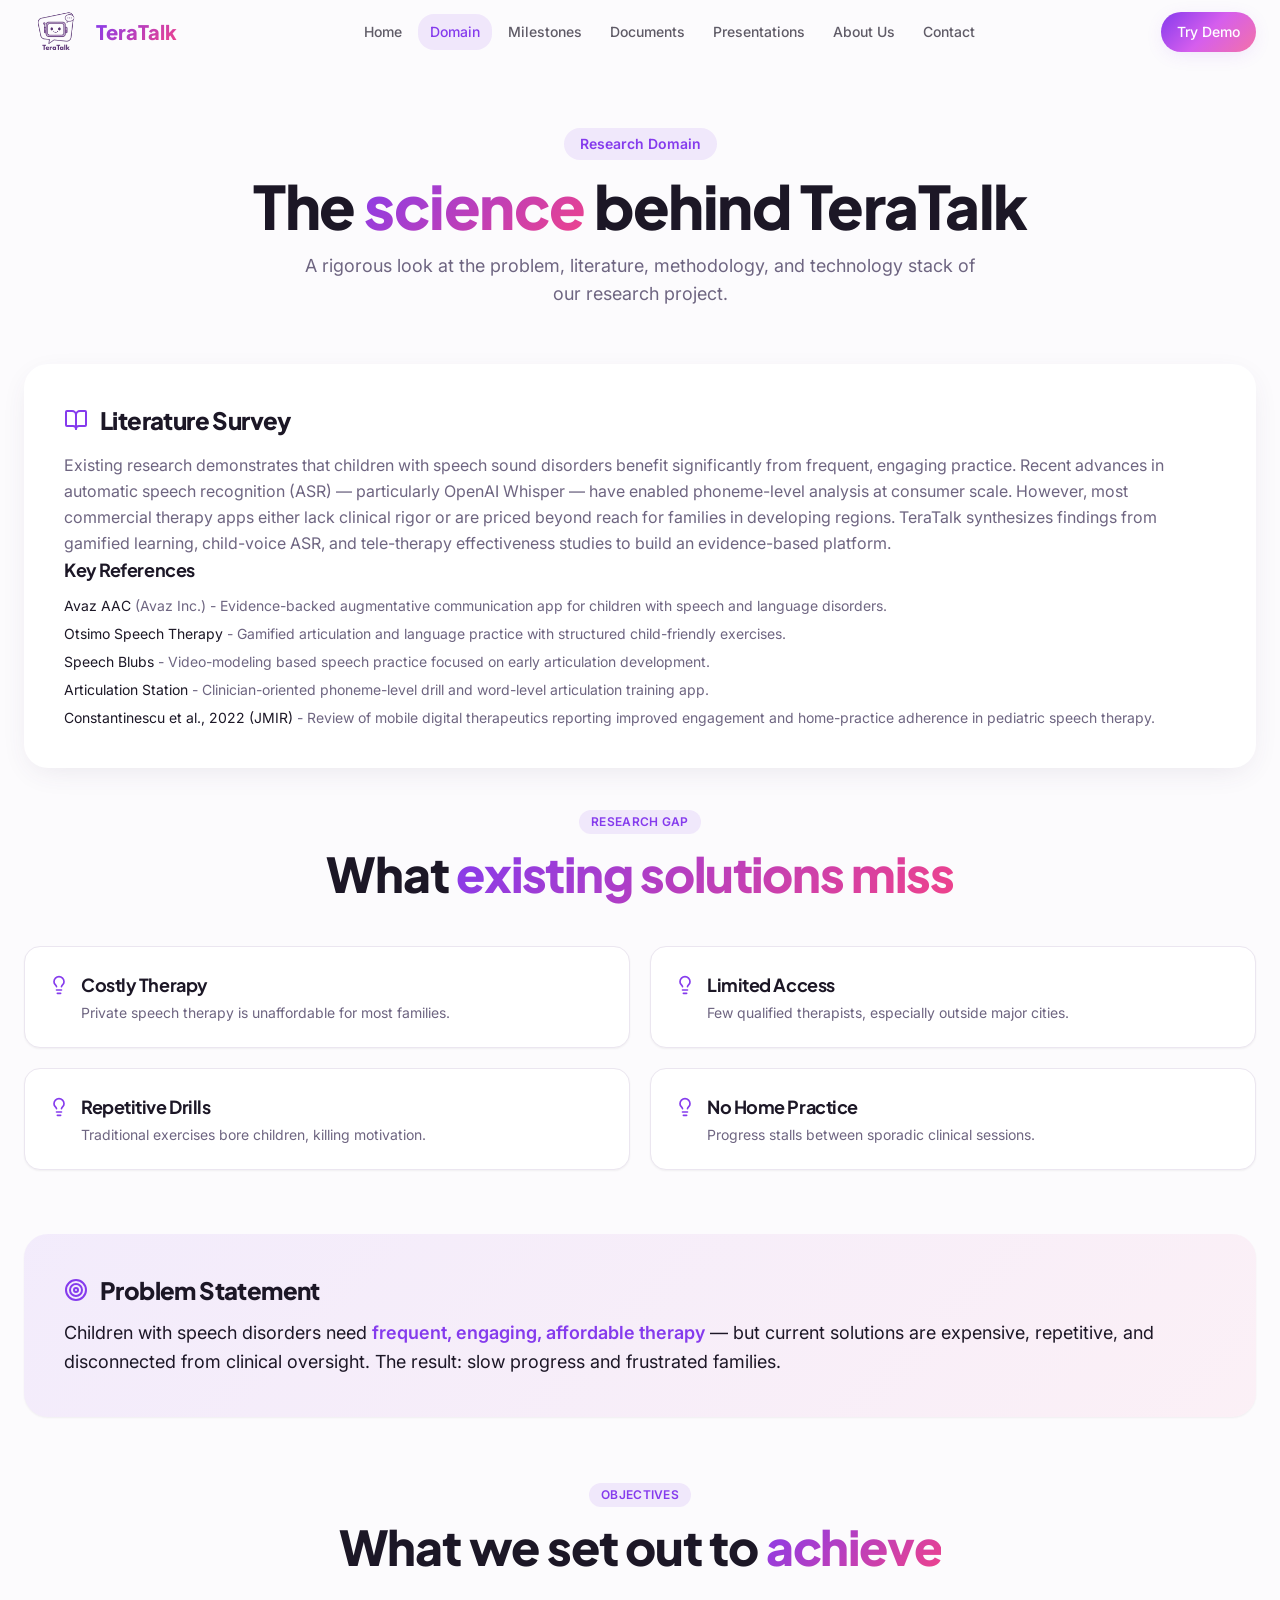
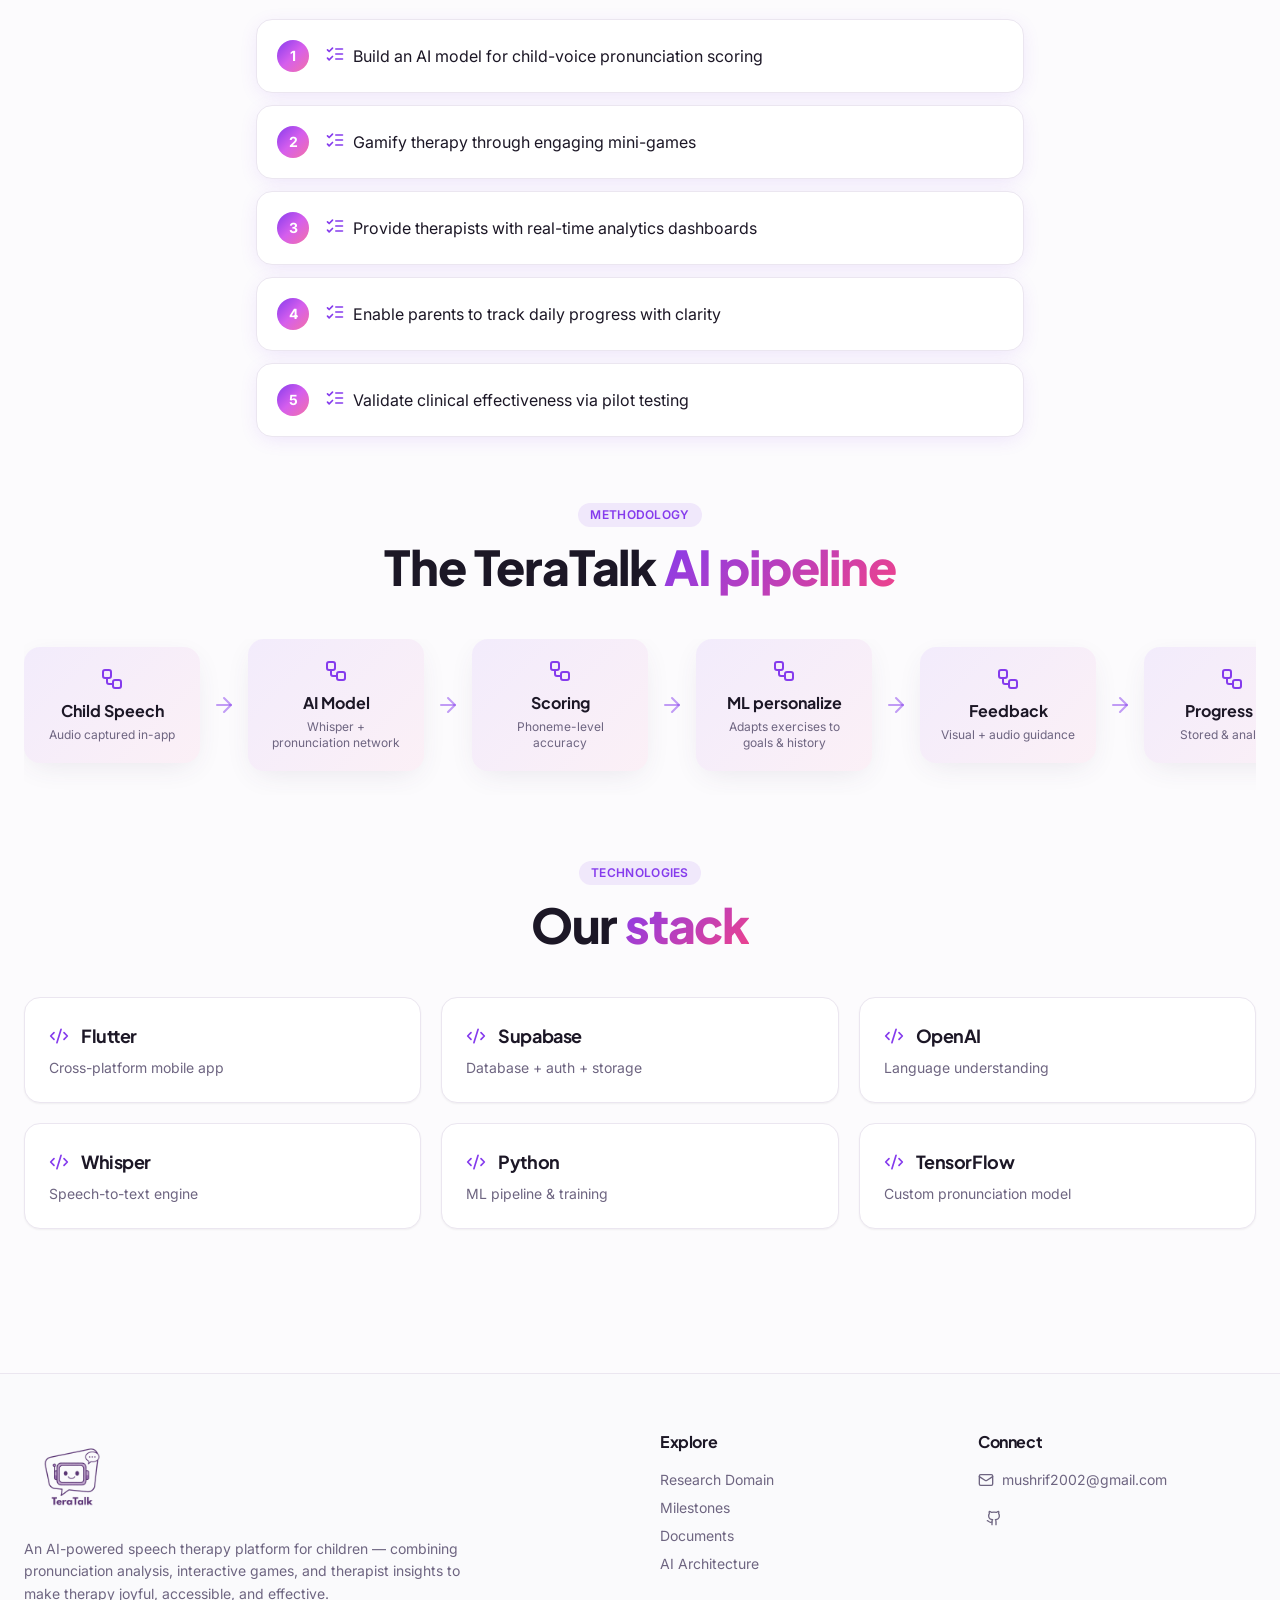
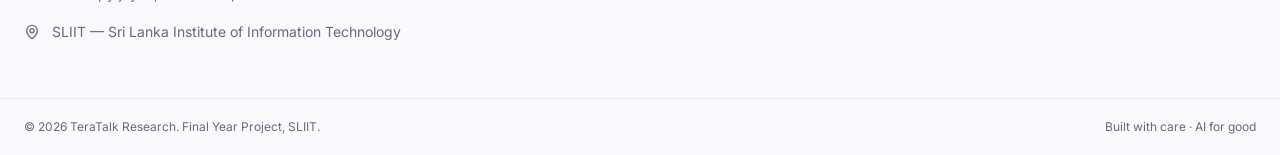
<file: domain.html>
<!doctype html>
<html lang="en">
  <head>
    <meta charset="UTF-8" />
    <meta name="viewport" content="width=device-width, initial-scale=1.0" />
    <title>Research Domain — TeraTalk</title>
    <meta
      name="description"
      content="Literature survey, research gap, methodology, and technologies behind TeraTalk."
    />
    <meta name="author" content="TeraTalk Research Team" />

    <meta property="og:title" content="Research Domain — TeraTalk" />
    <meta
      property="og:description"
      content="Literature survey, research gap, methodology, and technologies behind TeraTalk."
    />
    <meta property="og:type" content="website" />
    <meta property="og:site_name" content="TeraTalk" />
    <meta
      property="og:url"
      content="https://teratalk.github.io/teratalk-website/domain.html"
    />
    <meta
      property="og:image"
      content="https://teratalk.github.io/teratalk-website/assets/logo.png"
    />
    <meta property="og:image:alt" content="TeraTalk logo" />
    <meta property="og:locale" content="en_LK" />

    <meta name="twitter:card" content="summary_large_image" />
    <meta name="twitter:title" content="Research Domain — TeraTalk" />
    <meta
      name="twitter:description"
      content="Literature survey, research gap, methodology, and technologies behind TeraTalk."
    />
    <meta
      name="twitter:image"
      content="https://teratalk.github.io/teratalk-website/assets/logo.png"
    />
    <meta name="twitter:image:alt" content="TeraTalk logo" />

    <link
      rel="canonical"
      href="https://teratalk.github.io/teratalk-website/domain.html"
    />
    <link rel="icon" type="image/png" href="assets/logo.png" />
    <link rel="stylesheet" href="style.css" />
    <style type="text/css">
      :where(html[dir="ltr"]),
      :where([data-sonner-toaster][dir="ltr"]) {
        --toast-icon-margin-start: -3px;
        --toast-icon-margin-end: 4px;
        --toast-svg-margin-start: -1px;
        --toast-svg-margin-end: 0px;
        --toast-button-margin-start: auto;
        --toast-button-margin-end: 0;
        --toast-close-button-start: 0;
        --toast-close-button-end: unset;
        --toast-close-button-transform: translate(-35%, -35%);
      }
      :where(html[dir="rtl"]),
      :where([data-sonner-toaster][dir="rtl"]) {
        --toast-icon-margin-start: 4px;
        --toast-icon-margin-end: -3px;
        --toast-svg-margin-start: 0px;
        --toast-svg-margin-end: -1px;
        --toast-button-margin-start: 0;
        --toast-button-margin-end: auto;
        --toast-close-button-start: unset;
        --toast-close-button-end: 0;
        --toast-close-button-transform: translate(35%, -35%);
      }
      :where([data-sonner-toaster]) {
        position: fixed;
        width: var(--width);
        font-family:
          ui-sans-serif,
          system-ui,
          -apple-system,
          BlinkMacSystemFont,
          Segoe UI,
          Roboto,
          Helvetica Neue,
          Arial,
          Noto Sans,
          sans-serif,
          Apple Color Emoji,
          Segoe UI Emoji,
          Segoe UI Symbol,
          Noto Color Emoji;
        --gray1: hsl(0, 0%, 99%);
        --gray2: hsl(0, 0%, 97.3%);
        --gray3: hsl(0, 0%, 95.1%);
        --gray4: hsl(0, 0%, 93%);
        --gray5: hsl(0, 0%, 90.9%);
        --gray6: hsl(0, 0%, 88.7%);
        --gray7: hsl(0, 0%, 85.8%);
        --gray8: hsl(0, 0%, 78%);
        --gray9: hsl(0, 0%, 56.1%);
        --gray10: hsl(0, 0%, 52.3%);
        --gray11: hsl(0, 0%, 43.5%);
        --gray12: hsl(0, 0%, 9%);
        --border-radius: 8px;
        box-sizing: border-box;
        padding: 0;
        margin: 0;
        list-style: none;
        outline: none;
        z-index: 999999999;
        transition: transform 0.4s ease;
      }
      :where([data-sonner-toaster][data-lifted="true"]) {
        transform: translateY(-10px);
      }
      @media (hover: none) and (pointer: coarse) {
        :where([data-sonner-toaster][data-lifted="true"]) {
          transform: none;
        }
      }
      :where([data-sonner-toaster][data-x-position="right"]) {
        right: var(--offset-right);
      }
      :where([data-sonner-toaster][data-x-position="left"]) {
        left: var(--offset-left);
      }
      :where([data-sonner-toaster][data-x-position="center"]) {
        left: 50%;
        transform: translate(-50%);
      }
      :where([data-sonner-toaster][data-y-position="top"]) {
        top: var(--offset-top);
      }
      :where([data-sonner-toaster][data-y-position="bottom"]) {
        bottom: var(--offset-bottom);
      }
      :where([data-sonner-toast]) {
        --y: translateY(100%);
        --lift-amount: calc(var(--lift) * var(--gap));
        z-index: var(--z-index);
        position: absolute;
        opacity: 0;
        transform: var(--y);
        filter: blur(0);
        touch-action: none;
        transition:
          transform 0.4s,
          opacity 0.4s,
          height 0.4s,
          box-shadow 0.2s;
        box-sizing: border-box;
        outline: none;
        overflow-wrap: anywhere;
      }
      :where([data-sonner-toast][data-styled="true"]) {
        padding: 16px;
        background: var(--normal-bg);
        border: 1px solid var(--normal-border);
        color: var(--normal-text);
        border-radius: var(--border-radius);
        box-shadow: 0 4px 12px #0000001a;
        width: var(--width);
        font-size: 13px;
        display: flex;
        align-items: center;
        gap: 6px;
      }
      :where([data-sonner-toast]:focus-visible) {
        box-shadow:
          0 4px 12px #0000001a,
          0 0 0 2px #0003;
      }
      :where([data-sonner-toast][data-y-position="top"]) {
        top: 0;
        --y: translateY(-100%);
        --lift: 1;
        --lift-amount: calc(1 * var(--gap));
      }
      :where([data-sonner-toast][data-y-position="bottom"]) {
        bottom: 0;
        --y: translateY(100%);
        --lift: -1;
        --lift-amount: calc(var(--lift) * var(--gap));
      }
      :where([data-sonner-toast]) :where([data-description]) {
        font-weight: 400;
        line-height: 1.4;
        color: inherit;
      }
      :where([data-sonner-toast]) :where([data-title]) {
        font-weight: 500;
        line-height: 1.5;
        color: inherit;
      }
      :where([data-sonner-toast]) :where([data-icon]) {
        display: flex;
        height: 16px;
        width: 16px;
        position: relative;
        justify-content: flex-start;
        align-items: center;
        flex-shrink: 0;
        margin-left: var(--toast-icon-margin-start);
        margin-right: var(--toast-icon-margin-end);
      }
      :where([data-sonner-toast][data-promise="true"])
        :where([data-icon])
        > svg {
        opacity: 0;
        transform: scale(0.8);
        transform-origin: center;
        animation: sonner-fade-in 0.3s ease forwards;
      }
      :where([data-sonner-toast]) :where([data-icon]) > * {
        flex-shrink: 0;
      }
      :where([data-sonner-toast]) :where([data-icon]) svg {
        margin-left: var(--toast-svg-margin-start);
        margin-right: var(--toast-svg-margin-end);
      }
      :where([data-sonner-toast]) :where([data-content]) {
        display: flex;
        flex-direction: column;
        gap: 2px;
      }
      [data-sonner-toast][data-styled="true"] [data-button] {
        border-radius: 4px;
        padding-left: 8px;
        padding-right: 8px;
        height: 24px;
        font-size: 12px;
        color: var(--normal-bg);
        background: var(--normal-text);
        margin-left: var(--toast-button-margin-start);
        margin-right: var(--toast-button-margin-end);
        border: none;
        cursor: pointer;
        outline: none;
        display: flex;
        align-items: center;
        flex-shrink: 0;
        transition:
          opacity 0.4s,
          box-shadow 0.2s;
      }
      :where([data-sonner-toast]) :where([data-button]):focus-visible {
        box-shadow: 0 0 0 2px #0006;
      }
      :where([data-sonner-toast]) :where([data-button]):first-of-type {
        margin-left: var(--toast-button-margin-start);
        margin-right: var(--toast-button-margin-end);
      }
      :where([data-sonner-toast]) :where([data-cancel]) {
        color: var(--normal-text);
        background: rgba(0, 0, 0, 0.08);
      }
      :where([data-sonner-toast][data-theme="dark"]) :where([data-cancel]) {
        background: rgba(255, 255, 255, 0.3);
      }
      :where([data-sonner-toast]) :where([data-close-button]) {
        position: absolute;
        left: var(--toast-close-button-start);
        right: var(--toast-close-button-end);
        top: 0;
        height: 20px;
        width: 20px;
        display: flex;
        justify-content: center;
        align-items: center;
        padding: 0;
        color: var(--gray12);
        border: 1px solid var(--gray4);
        transform: var(--toast-close-button-transform);
        border-radius: 50%;
        cursor: pointer;
        z-index: 1;
        transition:
          opacity 0.1s,
          background 0.2s,
          border-color 0.2s;
      }
      [data-sonner-toast] [data-close-button] {
        background: var(--gray1);
      }
      :where([data-sonner-toast]) :where([data-close-button]):focus-visible {
        box-shadow:
          0 4px 12px #0000001a,
          0 0 0 2px #0003;
      }
      :where([data-sonner-toast]) :where([data-disabled="true"]) {
        cursor: not-allowed;
      }
      :where([data-sonner-toast]):hover :where([data-close-button]):hover {
        background: var(--gray2);
        border-color: var(--gray5);
      }
      :where([data-sonner-toast][data-swiping="true"]):before {
        content: "";
        position: absolute;
        left: -50%;
        right: -50%;
        height: 100%;
        z-index: -1;
      }
      :where(
        [data-sonner-toast][data-y-position="top"][data-swiping="true"]
      ):before {
        bottom: 50%;
        transform: scaleY(3) translateY(50%);
      }
      :where(
        [data-sonner-toast][data-y-position="bottom"][data-swiping="true"]
      ):before {
        top: 50%;
        transform: scaleY(3) translateY(-50%);
      }
      :where(
        [data-sonner-toast][data-swiping="false"][data-removed="true"]
      ):before {
        content: "";
        position: absolute;
        inset: 0;
        transform: scaleY(2);
      }
      :where([data-sonner-toast]):after {
        content: "";
        position: absolute;
        left: 0;
        height: calc(var(--gap) + 1px);
        bottom: 100%;
        width: 100%;
      }
      :where([data-sonner-toast][data-mounted="true"]) {
        --y: translateY(0);
        opacity: 1;
      }
      :where([data-sonner-toast][data-expanded="false"][data-front="false"]) {
        --scale: var(--toasts-before) * 0.05 + 1;
        --y: translateY(calc(var(--lift-amount) * var(--toasts-before)))
          scale(calc(-1 * var(--scale)));
        height: var(--front-toast-height);
      }
      :where([data-sonner-toast]) > * {
        transition: opacity 0.4s;
      }
      :where(
          [data-sonner-toast][data-expanded="false"][data-front="false"][data-styled="true"]
        )
        > * {
        opacity: 0;
      }
      :where([data-sonner-toast][data-visible="false"]) {
        opacity: 0;
        pointer-events: none;
      }
      :where([data-sonner-toast][data-mounted="true"][data-expanded="true"]) {
        --y: translateY(calc(var(--lift) * var(--offset)));
        height: var(--initial-height);
      }
      :where(
        [data-sonner-toast][data-removed="true"][data-front="true"][data-swipe-out="false"]
      ) {
        --y: translateY(calc(var(--lift) * -100%));
        opacity: 0;
      }
      :where(
        [data-sonner-toast][data-removed="true"][data-front="false"][data-swipe-out="false"][data-expanded="true"]
      ) {
        --y: translateY(
          calc(var(--lift) * var(--offset) + var(--lift) * -100%)
        );
        opacity: 0;
      }
      :where(
        [data-sonner-toast][data-removed="true"][data-front="false"][data-swipe-out="false"][data-expanded="false"]
      ) {
        --y: translateY(40%);
        opacity: 0;
        transition:
          transform 0.5s,
          opacity 0.2s;
      }
      :where(
        [data-sonner-toast][data-removed="true"][data-front="false"]
      ):before {
        height: calc(var(--initial-height) + 20%);
      }
      [data-sonner-toast][data-swiping="true"] {
        transform: var(--y) translateY(var(--swipe-amount-y, 0px))
          translate(var(--swipe-amount-x, 0px));
        transition: none;
      }
      [data-sonner-toast][data-swiped="true"] {
        user-select: none;
      }
      [data-sonner-toast][data-swipe-out="true"][data-y-position="bottom"],
      [data-sonner-toast][data-swipe-out="true"][data-y-position="top"] {
        animation-duration: 0.2s;
        animation-timing-function: ease-out;
        animation-fill-mode: forwards;
      }
      [data-sonner-toast][data-swipe-out="true"][data-swipe-direction="left"] {
        animation-name: swipe-out-left;
      }
      [data-sonner-toast][data-swipe-out="true"][data-swipe-direction="right"] {
        animation-name: swipe-out-right;
      }
      [data-sonner-toast][data-swipe-out="true"][data-swipe-direction="up"] {
        animation-name: swipe-out-up;
      }
      [data-sonner-toast][data-swipe-out="true"][data-swipe-direction="down"] {
        animation-name: swipe-out-down;
      }
      @keyframes swipe-out-left {
        0% {
          transform: var(--y) translate(var(--swipe-amount-x));
          opacity: 1;
        }
        to {
          transform: var(--y) translate(calc(var(--swipe-amount-x) - 100%));
          opacity: 0;
        }
      }
      @keyframes swipe-out-right {
        0% {
          transform: var(--y) translate(var(--swipe-amount-x));
          opacity: 1;
        }
        to {
          transform: var(--y) translate(calc(var(--swipe-amount-x) + 100%));
          opacity: 0;
        }
      }
      @keyframes swipe-out-up {
        0% {
          transform: var(--y) translateY(var(--swipe-amount-y));
          opacity: 1;
        }
        to {
          transform: var(--y) translateY(calc(var(--swipe-amount-y) - 100%));
          opacity: 0;
        }
      }
      @keyframes swipe-out-down {
        0% {
          transform: var(--y) translateY(var(--swipe-amount-y));
          opacity: 1;
        }
        to {
          transform: var(--y) translateY(calc(var(--swipe-amount-y) + 100%));
          opacity: 0;
        }
      }
      @media (max-width: 600px) {
        [data-sonner-toaster] {
          position: fixed;
          right: var(--mobile-offset-right);
          left: var(--mobile-offset-left);
          width: 100%;
        }
        [data-sonner-toaster][dir="rtl"] {
          left: calc(var(--mobile-offset-left) * -1);
        }
        [data-sonner-toaster] [data-sonner-toast] {
          left: 0;
          right: 0;
          width: calc(100% - var(--mobile-offset-left) * 2);
        }
        [data-sonner-toaster][data-x-position="left"] {
          left: var(--mobile-offset-left);
        }
        [data-sonner-toaster][data-y-position="bottom"] {
          bottom: var(--mobile-offset-bottom);
        }
        [data-sonner-toaster][data-y-position="top"] {
          top: var(--mobile-offset-top);
        }
        [data-sonner-toaster][data-x-position="center"] {
          left: var(--mobile-offset-left);
          right: var(--mobile-offset-right);
          transform: none;
        }
      }
      [data-sonner-toaster][data-theme="light"] {
        --normal-bg: #fff;
        --normal-border: var(--gray4);
        --normal-text: var(--gray12);
        --success-bg: hsl(143, 85%, 96%);
        --success-border: hsl(145, 92%, 91%);
        --success-text: hsl(140, 100%, 27%);
        --info-bg: hsl(208, 100%, 97%);
        --info-border: hsl(221, 91%, 91%);
        --info-text: hsl(210, 92%, 45%);
        --warning-bg: hsl(49, 100%, 97%);
        --warning-border: hsl(49, 91%, 91%);
        --warning-text: hsl(31, 92%, 45%);
        --error-bg: hsl(359, 100%, 97%);
        --error-border: hsl(359, 100%, 94%);
        --error-text: hsl(360, 100%, 45%);
      }
      [data-sonner-toaster][data-theme="light"]
        [data-sonner-toast][data-invert="true"] {
        --normal-bg: #000;
        --normal-border: hsl(0, 0%, 20%);
        --normal-text: var(--gray1);
      }
      [data-sonner-toaster][data-theme="dark"]
        [data-sonner-toast][data-invert="true"] {
        --normal-bg: #fff;
        --normal-border: var(--gray3);
        --normal-text: var(--gray12);
      }
      [data-sonner-toaster][data-theme="dark"] {
        --normal-bg: #000;
        --normal-bg-hover: hsl(0, 0%, 12%);
        --normal-border: hsl(0, 0%, 20%);
        --normal-border-hover: hsl(0, 0%, 25%);
        --normal-text: var(--gray1);
        --success-bg: hsl(150, 100%, 6%);
        --success-border: hsl(147, 100%, 12%);
        --success-text: hsl(150, 86%, 65%);
        --info-bg: hsl(215, 100%, 6%);
        --info-border: hsl(223, 100%, 12%);
        --info-text: hsl(216, 87%, 65%);
        --warning-bg: hsl(64, 100%, 6%);
        --warning-border: hsl(60, 100%, 12%);
        --warning-text: hsl(46, 87%, 65%);
        --error-bg: hsl(358, 76%, 10%);
        --error-border: hsl(357, 89%, 16%);
        --error-text: hsl(358, 100%, 81%);
      }
      [data-sonner-toaster][data-theme="dark"]
        [data-sonner-toast]
        [data-close-button] {
        background: var(--normal-bg);
        border-color: var(--normal-border);
        color: var(--normal-text);
      }
      [data-sonner-toaster][data-theme="dark"]
        [data-sonner-toast]
        [data-close-button]:hover {
        background: var(--normal-bg-hover);
        border-color: var(--normal-border-hover);
      }
      [data-rich-colors="true"][data-sonner-toast][data-type="success"],
      [data-rich-colors="true"][data-sonner-toast][data-type="success"]
        [data-close-button] {
        background: var(--success-bg);
        border-color: var(--success-border);
        color: var(--success-text);
      }
      [data-rich-colors="true"][data-sonner-toast][data-type="info"],
      [data-rich-colors="true"][data-sonner-toast][data-type="info"]
        [data-close-button] {
        background: var(--info-bg);
        border-color: var(--info-border);
        color: var(--info-text);
      }
      [data-rich-colors="true"][data-sonner-toast][data-type="warning"],
      [data-rich-colors="true"][data-sonner-toast][data-type="warning"]
        [data-close-button] {
        background: var(--warning-bg);
        border-color: var(--warning-border);
        color: var(--warning-text);
      }
      [data-rich-colors="true"][data-sonner-toast][data-type="error"],
      [data-rich-colors="true"][data-sonner-toast][data-type="error"]
        [data-close-button] {
        background: var(--error-bg);
        border-color: var(--error-border);
        color: var(--error-text);
      }
      .sonner-loading-wrapper {
        --size: 16px;
        height: var(--size);
        width: var(--size);
        position: absolute;
        inset: 0;
        z-index: 10;
      }
      .sonner-loading-wrapper[data-visible="false"] {
        transform-origin: center;
        animation: sonner-fade-out 0.2s ease forwards;
      }
      .sonner-spinner {
        position: relative;
        top: 50%;
        left: 50%;
        height: var(--size);
        width: var(--size);
      }
      .sonner-loading-bar {
        animation: sonner-spin 1.2s linear infinite;
        background: var(--gray11);
        border-radius: 6px;
        height: 8%;
        left: -10%;
        position: absolute;
        top: -3.9%;
        width: 24%;
      }
      .sonner-loading-bar:nth-child(1) {
        animation-delay: -1.2s;
        transform: rotate(0.0001deg) translate(146%);
      }
      .sonner-loading-bar:nth-child(2) {
        animation-delay: -1.1s;
        transform: rotate(30deg) translate(146%);
      }
      .sonner-loading-bar:nth-child(3) {
        animation-delay: -1s;
        transform: rotate(60deg) translate(146%);
      }
      .sonner-loading-bar:nth-child(4) {
        animation-delay: -0.9s;
        transform: rotate(90deg) translate(146%);
      }
      .sonner-loading-bar:nth-child(5) {
        animation-delay: -0.8s;
        transform: rotate(120deg) translate(146%);
      }
      .sonner-loading-bar:nth-child(6) {
        animation-delay: -0.7s;
        transform: rotate(150deg) translate(146%);
      }
      .sonner-loading-bar:nth-child(7) {
        animation-delay: -0.6s;
        transform: rotate(180deg) translate(146%);
      }
      .sonner-loading-bar:nth-child(8) {
        animation-delay: -0.5s;
        transform: rotate(210deg) translate(146%);
      }
      .sonner-loading-bar:nth-child(9) {
        animation-delay: -0.4s;
        transform: rotate(240deg) translate(146%);
      }
      .sonner-loading-bar:nth-child(10) {
        animation-delay: -0.3s;
        transform: rotate(270deg) translate(146%);
      }
      .sonner-loading-bar:nth-child(11) {
        animation-delay: -0.2s;
        transform: rotate(300deg) translate(146%);
      }
      .sonner-loading-bar:nth-child(12) {
        animation-delay: -0.1s;
        transform: rotate(330deg) translate(146%);
      }
      @keyframes sonner-fade-in {
        0% {
          opacity: 0;
          transform: scale(0.8);
        }
        to {
          opacity: 1;
          transform: scale(1);
        }
      }
      @keyframes sonner-fade-out {
        0% {
          opacity: 1;
          transform: scale(1);
        }
        to {
          opacity: 0;
          transform: scale(0.8);
        }
      }
      @keyframes sonner-spin {
        0% {
          opacity: 1;
        }
        to {
          opacity: 0.15;
        }
      }
      @media (prefers-reduced-motion) {
        [data-sonner-toast],
        [data-sonner-toast] > *,
        .sonner-loading-bar {
          transition: none !important;
          animation: none !important;
        }
      }
      .sonner-loader {
        position: absolute;
        top: 50%;
        left: 50%;
        transform: translate(-50%, -50%);
        transform-origin: center;
        transition:
          opacity 0.2s,
          transform 0.2s;
      }
      .sonner-loader[data-visible="false"] {
        opacity: 0;
        transform: scale(0.8) translate(-50%, -50%);
      }
    </style>
  </head>

  <body>
    <div id="root">
      <div
        role="region"
        aria-label="Notifications (F8)"
        tabindex="-1"
        style="pointer-events: none"
      >
        <ol
          tabindex="-1"
          class="fixed top-0 z-[100] flex max-h-screen w-full flex-col-reverse p-4 sm:bottom-0 sm:right-0 sm:top-auto sm:flex-col md:max-w-[420px]"
        ></ol>
      </div>
      <section
        aria-label="Notifications alt+T"
        tabindex="-1"
        aria-live="polite"
        aria-relevant="additions text"
        aria-atomic="false"
      ></section>
      <div class="min-h-screen flex flex-col">
        <header
          class="fixed top-0 inset-x-0 z-50 transition-smooth bg-transparent"
        >
          <div class="container flex h-16 items-center justify-between">
            <a
              class="flex items-center gap-2 font-display font-extrabold text-xl"
              href="index.html"
              ><span class="grid place-items-center w-16 h-16 overflow-hidden"
                ><img
                  src="assets/logo.png"
                  alt="TeraTalk Logo"
                  class="w-full h-full object-contain" /></span
              ><span class="text-gradient">TeraTalk</span></a
            >
            <nav class="hidden lg:flex items-center gap-1">
              <a
                class="px-3 py-2 text-sm font-medium rounded-lg transition-smooth text-foreground/70 hover:text-primary hover:bg-primary/5"
                href="index.html"
                >Home</a
              ><a
                aria-current="page"
                class="px-3 py-2 text-sm font-medium rounded-lg transition-smooth text-primary bg-primary/10"
                href="domain.html"
                >Domain</a
              ><a
                class="px-3 py-2 text-sm font-medium rounded-lg transition-smooth text-foreground/70 hover:text-primary hover:bg-primary/5"
                href="milestones.html"
                >Milestones</a
              ><a
                class="px-3 py-2 text-sm font-medium rounded-lg transition-smooth text-foreground/70 hover:text-primary hover:bg-primary/5"
                href="documents.html"
                >Documents</a
              ><a
                class="px-3 py-2 text-sm font-medium rounded-lg transition-smooth text-foreground/70 hover:text-primary hover:bg-primary/5"
                href="presentations.html"
                >Presentations</a
              ><!-- <a class="px-3 py-2 text-sm font-medium rounded-lg transition-smooth text-foreground/70 hover:text-primary hover:bg-primary/5" href="demo.html">Demo</a> --><!-- <a class="px-3 py-2 text-sm font-medium rounded-lg transition-smooth text-foreground/70 hover:text-primary hover:bg-primary/5" href="architecture.html">AI</a> --><a
                class="px-3 py-2 text-sm font-medium rounded-lg transition-smooth text-foreground/70 hover:text-primary hover:bg-primary/5"
                href="about.html"
                >About Us</a
              ><a
                class="px-3 py-2 text-sm font-medium rounded-lg transition-smooth text-foreground/70 hover:text-primary hover:bg-primary/5"
                href="contact.html"
                >Contact</a
              >
            </nav>
            <div class="hidden lg:flex">
              <a
                class="inline-flex items-center justify-center gap-2 whitespace-nowrap text-sm font-medium ring-offset-background transition-colors focus-visible:outline-none focus-visible:ring-2 focus-visible:ring-ring focus-visible:ring-offset-2 disabled:pointer-events-none disabled:opacity-50 [&amp;_svg]:pointer-events-none [&amp;_svg]:size-4 [&amp;_svg]:shrink-0 bg-primary hover:bg-primary/90 h-10 px-4 py-2 rounded-full gradient-hero text-white border-0 shadow-soft hover:shadow-glow"
                href="demo.html"
                >Try Demo</a
              >
            </div>
            <button
              class="lg:hidden p-2 rounded-lg hover:bg-muted"
              aria-label="Menu"
            >
              <svg
                xmlns="http://www.w3.org/2000/svg"
                width="24"
                height="24"
                viewBox="0 0 24 24"
                fill="none"
                stroke="currentColor"
                stroke-width="2"
                stroke-linecap="round"
                stroke-linejoin="round"
                class="lucide lucide-menu"
              >
                <line x1="4" x2="20" y1="12" y2="12"></line>
                <line x1="4" x2="20" y1="6" y2="6"></line>
                <line x1="4" x2="20" y1="18" y2="18"></line>
              </svg>
            </button>
          </div>
        </header>
        <main class="flex-1 pt-16">
          <section class="container py-16">
            <div class="text-center mb-14">
              <span
                class="inline-block px-4 py-1.5 rounded-full bg-primary/10 text-primary text-sm font-semibold mb-4"
                >Research Domain</span
              >
              <h1 class="text-4xl md:text-6xl font-display font-extrabold">
                The <span class="text-gradient">science</span> behind TeraTalk
              </h1>
              <p class="mt-4 text-lg text-muted-foreground max-w-2xl mx-auto">
                A rigorous look at the problem, literature, methodology, and
                technology stack of our research project.
              </p>
            </div>
            <div
              class="bg-card text-card-foreground shadow-sm p-8 md:p-10 rounded-3xl border-0 shadow-card mb-10"
            >
              <div class="flex items-center gap-3 mb-4">
                <svg
                  xmlns="http://www.w3.org/2000/svg"
                  width="24"
                  height="24"
                  viewBox="0 0 24 24"
                  fill="none"
                  stroke="currentColor"
                  stroke-width="2"
                  stroke-linecap="round"
                  stroke-linejoin="round"
                  class="lucide lucide-book-open w-6 h-6 text-primary"
                >
                  <path d="M12 7v14"></path>
                  <path
                    d="M3 18a1 1 0 0 1-1-1V4a1 1 0 0 1 1-1h5a4 4 0 0 1 4 4 4 4 0 0 1 4-4h5a1 1 0 0 1 1 1v13a1 1 0 0 1-1 1h-6a3 3 0 0 0-3 3 3 3 0 0 0-3-3z"
                  ></path>
                </svg>
                <h2 class="font-display font-extrabold text-2xl">
                  Literature Survey
                </h2>
              </div>
              <p class="text-muted-foreground leading-relaxed">
                Existing research demonstrates that children with speech sound
                disorders benefit significantly from frequent, engaging
                practice. Recent advances in automatic speech recognition (ASR)
                — particularly OpenAI Whisper — have enabled phoneme-level
                analysis at consumer scale. However, most commercial therapy
                apps either lack clinical rigor or are priced beyond reach for
                families in developing regions. TeraTalk synthesizes findings
                from gamified learning, child-voice ASR, and tele-therapy
                effectiveness studies to build an evidence-based platform.
              </p>
              <div class="mt-5">
                <h3 class="font-display font-bold text-lg mb-3">
                  Key References
                </h3>
                <ul
                  class="space-y-2 text-sm text-muted-foreground list-disc pl-5"
                >
                  <li>
                    <span class="text-foreground">Avaz AAC</span> (Avaz Inc.) -
                    Evidence-backed augmentative communication app for children
                    with speech and language disorders.
                  </li>
                  <li>
                    <span class="text-foreground">Otsimo Speech Therapy</span> -
                    Gamified articulation and language practice with structured
                    child-friendly exercises.
                  </li>
                  <li>
                    <span class="text-foreground">Speech Blubs</span> -
                    Video-modeling based speech practice focused on early
                    articulation development.
                  </li>
                  <li>
                    <span class="text-foreground">Articulation Station</span> -
                    Clinician-oriented phoneme-level drill and word-level
                    articulation training app.
                  </li>
                  <li>
                    <span class="text-foreground"
                      >Constantinescu et al., 2022 (JMIR)</span
                    >
                    - Review of mobile digital therapeutics reporting improved
                    engagement and home-practice adherence in pediatric speech
                    therapy.
                  </li>
                </ul>
              </div>
            </div>
            <div class="max-w-3xl mb-12 mx-auto text-center">
              <span
                class="inline-block px-3 py-1 rounded-full text-xs font-semibold tracking-wide uppercase bg-primary/10 text-primary mb-4"
                >Research Gap</span
              >
              <h2
                class="text-3xl md:text-5xl font-display font-extrabold leading-tight"
              >
                <span>What </span
                ><span class="text-gradient">existing solutions miss</span
                ><span></span>
              </h2>
            </div>
            <div class="grid md:grid-cols-2 gap-5 mb-16">
              <div
                class="bg-card text-card-foreground shadow-sm p-6 rounded-2xl border border-border hover:border-primary/40 hover:shadow-soft transition-smooth"
              >
                <div class="flex items-start gap-3">
                  <svg
                    xmlns="http://www.w3.org/2000/svg"
                    width="24"
                    height="24"
                    viewBox="0 0 24 24"
                    fill="none"
                    stroke="currentColor"
                    stroke-width="2"
                    stroke-linecap="round"
                    stroke-linejoin="round"
                    class="lucide lucide-lightbulb w-5 h-5 text-primary mt-1"
                  >
                    <path
                      d="M15 14c.2-1 .7-1.7 1.5-2.5 1-.9 1.5-2.2 1.5-3.5A6 6 0 0 0 6 8c0 1 .2 2.2 1.5 3.5.7.7 1.3 1.5 1.5 2.5"
                    ></path>
                    <path d="M9 18h6"></path>
                    <path d="M10 22h4"></path>
                  </svg>
                  <div>
                    <h3 class="font-display font-bold text-lg">
                      Costly Therapy
                    </h3>
                    <p class="text-muted-foreground text-sm mt-1">
                      Private speech therapy is unaffordable for most families.
                    </p>
                  </div>
                </div>
              </div>
              <div
                class="bg-card text-card-foreground shadow-sm p-6 rounded-2xl border border-border hover:border-primary/40 hover:shadow-soft transition-smooth"
              >
                <div class="flex items-start gap-3">
                  <svg
                    xmlns="http://www.w3.org/2000/svg"
                    width="24"
                    height="24"
                    viewBox="0 0 24 24"
                    fill="none"
                    stroke="currentColor"
                    stroke-width="2"
                    stroke-linecap="round"
                    stroke-linejoin="round"
                    class="lucide lucide-lightbulb w-5 h-5 text-primary mt-1"
                  >
                    <path
                      d="M15 14c.2-1 .7-1.7 1.5-2.5 1-.9 1.5-2.2 1.5-3.5A6 6 0 0 0 6 8c0 1 .2 2.2 1.5 3.5.7.7 1.3 1.5 1.5 2.5"
                    ></path>
                    <path d="M9 18h6"></path>
                    <path d="M10 22h4"></path>
                  </svg>
                  <div>
                    <h3 class="font-display font-bold text-lg">
                      Limited Access
                    </h3>
                    <p class="text-muted-foreground text-sm mt-1">
                      Few qualified therapists, especially outside major cities.
                    </p>
                  </div>
                </div>
              </div>
              <div
                class="bg-card text-card-foreground shadow-sm p-6 rounded-2xl border border-border hover:border-primary/40 hover:shadow-soft transition-smooth"
              >
                <div class="flex items-start gap-3">
                  <svg
                    xmlns="http://www.w3.org/2000/svg"
                    width="24"
                    height="24"
                    viewBox="0 0 24 24"
                    fill="none"
                    stroke="currentColor"
                    stroke-width="2"
                    stroke-linecap="round"
                    stroke-linejoin="round"
                    class="lucide lucide-lightbulb w-5 h-5 text-primary mt-1"
                  >
                    <path
                      d="M15 14c.2-1 .7-1.7 1.5-2.5 1-.9 1.5-2.2 1.5-3.5A6 6 0 0 0 6 8c0 1 .2 2.2 1.5 3.5.7.7 1.3 1.5 1.5 2.5"
                    ></path>
                    <path d="M9 18h6"></path>
                    <path d="M10 22h4"></path>
                  </svg>
                  <div>
                    <h3 class="font-display font-bold text-lg">
                      Repetitive Drills
                    </h3>
                    <p class="text-muted-foreground text-sm mt-1">
                      Traditional exercises bore children, killing motivation.
                    </p>
                  </div>
                </div>
              </div>
              <div
                class="bg-card text-card-foreground shadow-sm p-6 rounded-2xl border border-border hover:border-primary/40 hover:shadow-soft transition-smooth"
              >
                <div class="flex items-start gap-3">
                  <svg
                    xmlns="http://www.w3.org/2000/svg"
                    width="24"
                    height="24"
                    viewBox="0 0 24 24"
                    fill="none"
                    stroke="currentColor"
                    stroke-width="2"
                    stroke-linecap="round"
                    stroke-linejoin="round"
                    class="lucide lucide-lightbulb w-5 h-5 text-primary mt-1"
                  >
                    <path
                      d="M15 14c.2-1 .7-1.7 1.5-2.5 1-.9 1.5-2.2 1.5-3.5A6 6 0 0 0 6 8c0 1 .2 2.2 1.5 3.5.7.7 1.3 1.5 1.5 2.5"
                    ></path>
                    <path d="M9 18h6"></path>
                    <path d="M10 22h4"></path>
                  </svg>
                  <div>
                    <h3 class="font-display font-bold text-lg">
                      No Home Practice
                    </h3>
                    <p class="text-muted-foreground text-sm mt-1">
                      Progress stalls between sporadic clinical sessions.
                    </p>
                  </div>
                </div>
              </div>
            </div>
            <div
              class="bg-card text-card-foreground shadow-sm p-8 md:p-10 rounded-3xl gradient-card border-0 mb-16"
            >
              <div class="flex items-center gap-3 mb-3">
                <svg
                  xmlns="http://www.w3.org/2000/svg"
                  width="24"
                  height="24"
                  viewBox="0 0 24 24"
                  fill="none"
                  stroke="currentColor"
                  stroke-width="2"
                  stroke-linecap="round"
                  stroke-linejoin="round"
                  class="lucide lucide-target w-6 h-6 text-primary"
                >
                  <circle cx="12" cy="12" r="10"></circle>
                  <circle cx="12" cy="12" r="6"></circle>
                  <circle cx="12" cy="12" r="2"></circle>
                </svg>
                <h2 class="font-display font-extrabold text-2xl">
                  Problem Statement
                </h2>
              </div>
              <p class="text-lg leading-relaxed">
                Children with speech disorders need
                <span class="text-primary font-semibold"
                  >frequent, engaging, affordable therapy</span
                >
                — but current solutions are expensive, repetitive, and
                disconnected from clinical oversight. The result: slow progress
                and frustrated families.
              </p>
            </div>
            <div class="max-w-3xl mb-12 mx-auto text-center">
              <span
                class="inline-block px-3 py-1 rounded-full text-xs font-semibold tracking-wide uppercase bg-primary/10 text-primary mb-4"
                >Objectives</span
              >
              <h2
                class="text-3xl md:text-5xl font-display font-extrabold leading-tight"
              >
                <span>What we set out to </span
                ><span class="text-gradient">achieve</span><span></span>
              </h2>
            </div>
            <div class="max-w-3xl mx-auto mb-16 space-y-3">
              <div
                class="flex items-start gap-4 p-5 rounded-2xl bg-card border border-border shadow-soft hover:border-primary/30 transition-smooth"
              >
                <span
                  class="grid place-items-center w-8 h-8 rounded-full gradient-hero text-white text-sm font-bold flex-shrink-0"
                  >1</span
                >
                <div class="flex items-start gap-2 pt-1">
                  <svg
                    xmlns="http://www.w3.org/2000/svg"
                    width="24"
                    height="24"
                    viewBox="0 0 24 24"
                    fill="none"
                    stroke="currentColor"
                    stroke-width="2"
                    stroke-linecap="round"
                    stroke-linejoin="round"
                    class="lucide lucide-list-checks w-5 h-5 text-primary flex-shrink-0"
                  >
                    <path d="m3 17 2 2 4-4"></path>
                    <path d="m3 7 2 2 4-4"></path>
                    <path d="M13 6h8"></path>
                    <path d="M13 12h8"></path>
                    <path d="M13 18h8"></path></svg
                  ><span
                    >Build an AI model for child-voice pronunciation
                    scoring</span
                  >
                </div>
              </div>
              <div
                class="flex items-start gap-4 p-5 rounded-2xl bg-card border border-border shadow-soft hover:border-primary/30 transition-smooth"
              >
                <span
                  class="grid place-items-center w-8 h-8 rounded-full gradient-hero text-white text-sm font-bold flex-shrink-0"
                  >2</span
                >
                <div class="flex items-start gap-2 pt-1">
                  <svg
                    xmlns="http://www.w3.org/2000/svg"
                    width="24"
                    height="24"
                    viewBox="0 0 24 24"
                    fill="none"
                    stroke="currentColor"
                    stroke-width="2"
                    stroke-linecap="round"
                    stroke-linejoin="round"
                    class="lucide lucide-list-checks w-5 h-5 text-primary flex-shrink-0"
                  >
                    <path d="m3 17 2 2 4-4"></path>
                    <path d="m3 7 2 2 4-4"></path>
                    <path d="M13 6h8"></path>
                    <path d="M13 12h8"></path>
                    <path d="M13 18h8"></path></svg
                  ><span>Gamify therapy through engaging mini-games</span>
                </div>
              </div>
              <div
                class="flex items-start gap-4 p-5 rounded-2xl bg-card border border-border shadow-soft hover:border-primary/30 transition-smooth"
              >
                <span
                  class="grid place-items-center w-8 h-8 rounded-full gradient-hero text-white text-sm font-bold flex-shrink-0"
                  >3</span
                >
                <div class="flex items-start gap-2 pt-1">
                  <svg
                    xmlns="http://www.w3.org/2000/svg"
                    width="24"
                    height="24"
                    viewBox="0 0 24 24"
                    fill="none"
                    stroke="currentColor"
                    stroke-width="2"
                    stroke-linecap="round"
                    stroke-linejoin="round"
                    class="lucide lucide-list-checks w-5 h-5 text-primary flex-shrink-0"
                  >
                    <path d="m3 17 2 2 4-4"></path>
                    <path d="m3 7 2 2 4-4"></path>
                    <path d="M13 6h8"></path>
                    <path d="M13 12h8"></path>
                    <path d="M13 18h8"></path></svg
                  ><span
                    >Provide therapists with real-time analytics
                    dashboards</span
                  >
                </div>
              </div>
              <div
                class="flex items-start gap-4 p-5 rounded-2xl bg-card border border-border shadow-soft hover:border-primary/30 transition-smooth"
              >
                <span
                  class="grid place-items-center w-8 h-8 rounded-full gradient-hero text-white text-sm font-bold flex-shrink-0"
                  >4</span
                >
                <div class="flex items-start gap-2 pt-1">
                  <svg
                    xmlns="http://www.w3.org/2000/svg"
                    width="24"
                    height="24"
                    viewBox="0 0 24 24"
                    fill="none"
                    stroke="currentColor"
                    stroke-width="2"
                    stroke-linecap="round"
                    stroke-linejoin="round"
                    class="lucide lucide-list-checks w-5 h-5 text-primary flex-shrink-0"
                  >
                    <path d="m3 17 2 2 4-4"></path>
                    <path d="m3 7 2 2 4-4"></path>
                    <path d="M13 6h8"></path>
                    <path d="M13 12h8"></path>
                    <path d="M13 18h8"></path></svg
                  ><span
                    >Enable parents to track daily progress with clarity</span
                  >
                </div>
              </div>
              <div
                class="flex items-start gap-4 p-5 rounded-2xl bg-card border border-border shadow-soft hover:border-primary/30 transition-smooth"
              >
                <span
                  class="grid place-items-center w-8 h-8 rounded-full gradient-hero text-white text-sm font-bold flex-shrink-0"
                  >5</span
                >
                <div class="flex items-start gap-2 pt-1">
                  <svg
                    xmlns="http://www.w3.org/2000/svg"
                    width="24"
                    height="24"
                    viewBox="0 0 24 24"
                    fill="none"
                    stroke="currentColor"
                    stroke-width="2"
                    stroke-linecap="round"
                    stroke-linejoin="round"
                    class="lucide lucide-list-checks w-5 h-5 text-primary flex-shrink-0"
                  >
                    <path d="m3 17 2 2 4-4"></path>
                    <path d="m3 7 2 2 4-4"></path>
                    <path d="M13 6h8"></path>
                    <path d="M13 12h8"></path>
                    <path d="M13 18h8"></path></svg
                  ><span
                    >Validate clinical effectiveness via pilot testing</span
                  >
                </div>
              </div>
            </div>
            <div class="max-w-3xl mb-12 mx-auto text-center">
              <span
                class="inline-block px-3 py-1 rounded-full text-xs font-semibold tracking-wide uppercase bg-primary/10 text-primary mb-4"
                >Methodology</span
              >
              <h2
                class="text-3xl md:text-5xl font-display font-extrabold leading-tight"
              >
                <span>The TeraTalk </span
                ><span class="text-gradient">AI pipeline</span><span></span>
              </h2>
            </div>
            <div class="overflow-x-auto pb-6 mb-16">
              <div
                class="flex items-center gap-3 min-w-max mx-auto justify-center"
              >
                <div class="flex items-center gap-3">
                  <div
                    class="bg-card text-card-foreground shadow-sm p-5 rounded-2xl w-44 text-center border-0 shadow-card gradient-card"
                  >
                    <svg
                      xmlns="http://www.w3.org/2000/svg"
                      width="24"
                      height="24"
                      viewBox="0 0 24 24"
                      fill="none"
                      stroke="currentColor"
                      stroke-width="2"
                      stroke-linecap="round"
                      stroke-linejoin="round"
                      class="lucide lucide-workflow w-6 h-6 mx-auto text-primary mb-2"
                    >
                      <rect width="8" height="8" x="3" y="3" rx="2"></rect>
                      <path d="M7 11v4a2 2 0 0 0 2 2h4"></path>
                      <rect width="8" height="8" x="13" y="13" rx="2"></rect>
                    </svg>
                    <div class="font-display font-bold">Child Speech</div>
                    <div class="text-xs text-muted-foreground mt-1">
                      Audio captured in-app
                    </div>
                  </div>
                  <svg
                    xmlns="http://www.w3.org/2000/svg"
                    width="24"
                    height="24"
                    viewBox="0 0 24 24"
                    fill="none"
                    stroke="currentColor"
                    stroke-width="2"
                    stroke-linecap="round"
                    stroke-linejoin="round"
                    class="lucide lucide-arrow-right w-6 h-6 text-primary/50"
                  >
                    <path d="M5 12h14"></path>
                    <path d="m12 5 7 7-7 7"></path>
                  </svg>
                </div>
                <div class="flex items-center gap-3">
                  <div
                    class="bg-card text-card-foreground shadow-sm p-5 rounded-2xl w-44 text-center border-0 shadow-card gradient-card"
                  >
                    <svg
                      xmlns="http://www.w3.org/2000/svg"
                      width="24"
                      height="24"
                      viewBox="0 0 24 24"
                      fill="none"
                      stroke="currentColor"
                      stroke-width="2"
                      stroke-linecap="round"
                      stroke-linejoin="round"
                      class="lucide lucide-workflow w-6 h-6 mx-auto text-primary mb-2"
                    >
                      <rect width="8" height="8" x="3" y="3" rx="2"></rect>
                      <path d="M7 11v4a2 2 0 0 0 2 2h4"></path>
                      <rect width="8" height="8" x="13" y="13" rx="2"></rect>
                    </svg>
                    <div class="font-display font-bold">AI Model</div>
                    <div class="text-xs text-muted-foreground mt-1">
                      Whisper + pronunciation network
                    </div>
                  </div>
                  <svg
                    xmlns="http://www.w3.org/2000/svg"
                    width="24"
                    height="24"
                    viewBox="0 0 24 24"
                    fill="none"
                    stroke="currentColor"
                    stroke-width="2"
                    stroke-linecap="round"
                    stroke-linejoin="round"
                    class="lucide lucide-arrow-right w-6 h-6 text-primary/50"
                  >
                    <path d="M5 12h14"></path>
                    <path d="m12 5 7 7-7 7"></path>
                  </svg>
                </div>
                <div class="flex items-center gap-3">
                  <div
                    class="bg-card text-card-foreground shadow-sm p-5 rounded-2xl w-44 text-center border-0 shadow-card gradient-card"
                  >
                    <svg
                      xmlns="http://www.w3.org/2000/svg"
                      width="24"
                      height="24"
                      viewBox="0 0 24 24"
                      fill="none"
                      stroke="currentColor"
                      stroke-width="2"
                      stroke-linecap="round"
                      stroke-linejoin="round"
                      class="lucide lucide-workflow w-6 h-6 mx-auto text-primary mb-2"
                    >
                      <rect width="8" height="8" x="3" y="3" rx="2"></rect>
                      <path d="M7 11v4a2 2 0 0 0 2 2h4"></path>
                      <rect width="8" height="8" x="13" y="13" rx="2"></rect>
                    </svg>
                    <div class="font-display font-bold">Scoring</div>
                    <div class="text-xs text-muted-foreground mt-1">
                      Phoneme-level accuracy
                    </div>
                  </div>
                  <svg
                    xmlns="http://www.w3.org/2000/svg"
                    width="24"
                    height="24"
                    viewBox="0 0 24 24"
                    fill="none"
                    stroke="currentColor"
                    stroke-width="2"
                    stroke-linecap="round"
                    stroke-linejoin="round"
                    class="lucide lucide-arrow-right w-6 h-6 text-primary/50"
                  >
                    <path d="M5 12h14"></path>
                    <path d="m12 5 7 7-7 7"></path>
                  </svg>
                </div>
                <div class="flex items-center gap-3">
                  <div
                    class="bg-card text-card-foreground shadow-sm p-5 rounded-2xl w-44 text-center border-0 shadow-card gradient-card"
                  >
                    <svg
                      xmlns="http://www.w3.org/2000/svg"
                      width="24"
                      height="24"
                      viewBox="0 0 24 24"
                      fill="none"
                      stroke="currentColor"
                      stroke-width="2"
                      stroke-linecap="round"
                      stroke-linejoin="round"
                      class="lucide lucide-workflow w-6 h-6 mx-auto text-primary mb-2"
                    >
                      <rect width="8" height="8" x="3" y="3" rx="2"></rect>
                      <path d="M7 11v4a2 2 0 0 0 2 2h4"></path>
                      <rect width="8" height="8" x="13" y="13" rx="2"></rect>
                    </svg>
                    <div class="font-display font-bold">ML personalize</div>
                    <div class="text-xs text-muted-foreground mt-1">
                      Adapts exercises to goals &amp; history
                    </div>
                  </div>
                  <svg
                    xmlns="http://www.w3.org/2000/svg"
                    width="24"
                    height="24"
                    viewBox="0 0 24 24"
                    fill="none"
                    stroke="currentColor"
                    stroke-width="2"
                    stroke-linecap="round"
                    stroke-linejoin="round"
                    class="lucide lucide-arrow-right w-6 h-6 text-primary/50"
                  >
                    <path d="M5 12h14"></path>
                    <path d="m12 5 7 7-7 7"></path>
                  </svg>
                </div>
                <div class="flex items-center gap-3">
                  <div
                    class="bg-card text-card-foreground shadow-sm p-5 rounded-2xl w-44 text-center border-0 shadow-card gradient-card"
                  >
                    <svg
                      xmlns="http://www.w3.org/2000/svg"
                      width="24"
                      height="24"
                      viewBox="0 0 24 24"
                      fill="none"
                      stroke="currentColor"
                      stroke-width="2"
                      stroke-linecap="round"
                      stroke-linejoin="round"
                      class="lucide lucide-workflow w-6 h-6 mx-auto text-primary mb-2"
                    >
                      <rect width="8" height="8" x="3" y="3" rx="2"></rect>
                      <path d="M7 11v4a2 2 0 0 0 2 2h4"></path>
                      <rect width="8" height="8" x="13" y="13" rx="2"></rect>
                    </svg>
                    <div class="font-display font-bold">Feedback</div>
                    <div class="text-xs text-muted-foreground mt-1">
                      Visual + audio guidance
                    </div>
                  </div>
                  <svg
                    xmlns="http://www.w3.org/2000/svg"
                    width="24"
                    height="24"
                    viewBox="0 0 24 24"
                    fill="none"
                    stroke="currentColor"
                    stroke-width="2"
                    stroke-linecap="round"
                    stroke-linejoin="round"
                    class="lucide lucide-arrow-right w-6 h-6 text-primary/50"
                  >
                    <path d="M5 12h14"></path>
                    <path d="m12 5 7 7-7 7"></path>
                  </svg>
                </div>
                <div class="flex items-center gap-3">
                  <div
                    class="bg-card text-card-foreground shadow-sm p-5 rounded-2xl w-44 text-center border-0 shadow-card gradient-card"
                  >
                    <svg
                      xmlns="http://www.w3.org/2000/svg"
                      width="24"
                      height="24"
                      viewBox="0 0 24 24"
                      fill="none"
                      stroke="currentColor"
                      stroke-width="2"
                      stroke-linecap="round"
                      stroke-linejoin="round"
                      class="lucide lucide-workflow w-6 h-6 mx-auto text-primary mb-2"
                    >
                      <rect width="8" height="8" x="3" y="3" rx="2"></rect>
                      <path d="M7 11v4a2 2 0 0 0 2 2h4"></path>
                      <rect width="8" height="8" x="13" y="13" rx="2"></rect>
                    </svg>
                    <div class="font-display font-bold">Progress DB</div>
                    <div class="text-xs text-muted-foreground mt-1">
                      Stored &amp; analyzed
                    </div>
                  </div>
                </div>
              </div>
            </div>
            <div class="max-w-3xl mb-12 mx-auto text-center">
              <span
                class="inline-block px-3 py-1 rounded-full text-xs font-semibold tracking-wide uppercase bg-primary/10 text-primary mb-4"
                >Technologies</span
              >
              <h2
                class="text-3xl md:text-5xl font-display font-extrabold leading-tight"
              >
                <span>Our </span><span class="text-gradient">stack</span
                ><span></span>
              </h2>
            </div>
            <div class="grid sm:grid-cols-2 md:grid-cols-3 gap-5">
              <div
                class="bg-card text-card-foreground shadow-sm p-6 rounded-2xl border border-border hover:shadow-soft transition-smooth"
              >
                <div class="flex items-center gap-3">
                  <svg
                    xmlns="http://www.w3.org/2000/svg"
                    width="24"
                    height="24"
                    viewBox="0 0 24 24"
                    fill="none"
                    stroke="currentColor"
                    stroke-width="2"
                    stroke-linecap="round"
                    stroke-linejoin="round"
                    class="lucide lucide-code-xml w-5 h-5 text-primary"
                  >
                    <path d="m18 16 4-4-4-4"></path>
                    <path d="m6 8-4 4 4 4"></path>
                    <path d="m14.5 4-5 16"></path>
                  </svg>
                  <h3 class="font-display font-bold text-lg">Flutter</h3>
                </div>
                <p class="text-sm text-muted-foreground mt-2">
                  Cross-platform mobile app
                </p>
              </div>
              <div
                class="bg-card text-card-foreground shadow-sm p-6 rounded-2xl border border-border hover:shadow-soft transition-smooth"
              >
                <div class="flex items-center gap-3">
                  <svg
                    xmlns="http://www.w3.org/2000/svg"
                    width="24"
                    height="24"
                    viewBox="0 0 24 24"
                    fill="none"
                    stroke="currentColor"
                    stroke-width="2"
                    stroke-linecap="round"
                    stroke-linejoin="round"
                    class="lucide lucide-code-xml w-5 h-5 text-primary"
                  >
                    <path d="m18 16 4-4-4-4"></path>
                    <path d="m6 8-4 4 4 4"></path>
                    <path d="m14.5 4-5 16"></path>
                  </svg>
                  <h3 class="font-display font-bold text-lg">Supabase</h3>
                </div>
                <p class="text-sm text-muted-foreground mt-2">
                  Database + auth + storage
                </p>
              </div>
              <div
                class="bg-card text-card-foreground shadow-sm p-6 rounded-2xl border border-border hover:shadow-soft transition-smooth"
              >
                <div class="flex items-center gap-3">
                  <svg
                    xmlns="http://www.w3.org/2000/svg"
                    width="24"
                    height="24"
                    viewBox="0 0 24 24"
                    fill="none"
                    stroke="currentColor"
                    stroke-width="2"
                    stroke-linecap="round"
                    stroke-linejoin="round"
                    class="lucide lucide-code-xml w-5 h-5 text-primary"
                  >
                    <path d="m18 16 4-4-4-4"></path>
                    <path d="m6 8-4 4 4 4"></path>
                    <path d="m14.5 4-5 16"></path>
                  </svg>
                  <h3 class="font-display font-bold text-lg">OpenAI</h3>
                </div>
                <p class="text-sm text-muted-foreground mt-2">
                  Language understanding
                </p>
              </div>
              <div
                class="bg-card text-card-foreground shadow-sm p-6 rounded-2xl border border-border hover:shadow-soft transition-smooth"
              >
                <div class="flex items-center gap-3">
                  <svg
                    xmlns="http://www.w3.org/2000/svg"
                    width="24"
                    height="24"
                    viewBox="0 0 24 24"
                    fill="none"
                    stroke="currentColor"
                    stroke-width="2"
                    stroke-linecap="round"
                    stroke-linejoin="round"
                    class="lucide lucide-code-xml w-5 h-5 text-primary"
                  >
                    <path d="m18 16 4-4-4-4"></path>
                    <path d="m6 8-4 4 4 4"></path>
                    <path d="m14.5 4-5 16"></path>
                  </svg>
                  <h3 class="font-display font-bold text-lg">Whisper</h3>
                </div>
                <p class="text-sm text-muted-foreground mt-2">
                  Speech-to-text engine
                </p>
              </div>
              <div
                class="bg-card text-card-foreground shadow-sm p-6 rounded-2xl border border-border hover:shadow-soft transition-smooth"
              >
                <div class="flex items-center gap-3">
                  <svg
                    xmlns="http://www.w3.org/2000/svg"
                    width="24"
                    height="24"
                    viewBox="0 0 24 24"
                    fill="none"
                    stroke="currentColor"
                    stroke-width="2"
                    stroke-linecap="round"
                    stroke-linejoin="round"
                    class="lucide lucide-code-xml w-5 h-5 text-primary"
                  >
                    <path d="m18 16 4-4-4-4"></path>
                    <path d="m6 8-4 4 4 4"></path>
                    <path d="m14.5 4-5 16"></path>
                  </svg>
                  <h3 class="font-display font-bold text-lg">Python</h3>
                </div>
                <p class="text-sm text-muted-foreground mt-2">
                  ML pipeline &amp; training
                </p>
              </div>
              <div
                class="bg-card text-card-foreground shadow-sm p-6 rounded-2xl border border-border hover:shadow-soft transition-smooth"
              >
                <div class="flex items-center gap-3">
                  <svg
                    xmlns="http://www.w3.org/2000/svg"
                    width="24"
                    height="24"
                    viewBox="0 0 24 24"
                    fill="none"
                    stroke="currentColor"
                    stroke-width="2"
                    stroke-linecap="round"
                    stroke-linejoin="round"
                    class="lucide lucide-code-xml w-5 h-5 text-primary"
                  >
                    <path d="m18 16 4-4-4-4"></path>
                    <path d="m6 8-4 4 4 4"></path>
                    <path d="m14.5 4-5 16"></path>
                  </svg>
                  <h3 class="font-display font-bold text-lg">TensorFlow</h3>
                </div>
                <p class="text-sm text-muted-foreground mt-2">
                  Custom pronunciation model
                </p>
              </div>
            </div>
          </section>
        </main>
        <footer class="border-t border-border bg-muted/30 mt-20">
          <div class="container py-14 grid gap-10 md:grid-cols-4">
            <div class="md:col-span-2">
              <a
                class="flex items-center gap-2 font-display font-extrabold text-xl mb-3"
                href="index.html"
                ><span class="grid place-items-center w-24 h-24 overflow-hidden"
                  ><img
                    src="assets/logo.png"
                    alt="TeraTalk Logo"
                    class="w-full h-full object-contain" /></span
              ></a>
              <p class="text-muted-foreground max-w-md text-sm leading-relaxed">
                An AI-powered speech therapy platform for children — combining
                pronunciation analysis, interactive games, and therapist
                insights to make therapy joyful, accessible, and effective.
              </p>
              <div
                class="flex items-center gap-3 mt-4 text-sm text-muted-foreground"
              >
                <svg
                  xmlns="http://www.w3.org/2000/svg"
                  width="24"
                  height="24"
                  viewBox="0 0 24 24"
                  fill="none"
                  stroke="currentColor"
                  stroke-width="2"
                  stroke-linecap="round"
                  stroke-linejoin="round"
                  class="lucide lucide-map-pin w-4 h-4"
                >
                  <path
                    d="M20 10c0 4.993-5.539 10.193-7.399 11.799a1 1 0 0 1-1.202 0C9.539 20.193 4 14.993 4 10a8 8 0 0 1 16 0"
                  ></path>
                  <circle cx="12" cy="10" r="3"></circle></svg
                ><span
                  >SLIIT — Sri Lanka Institute of Information Technology</span
                >
              </div>
            </div>
            <div>
              <h4 class="font-display font-bold mb-4">Explore</h4>
              <ul class="space-y-2 text-sm text-muted-foreground">
                <li>
                  <a class="hover:text-primary" href="domain.html"
                    >Research Domain</a
                  >
                </li>
                <li>
                  <a class="hover:text-primary" href="milestones.html"
                    >Milestones</a
                  >
                </li>
                <li>
                  <a class="hover:text-primary" href="documents.html"
                    >Documents</a
                  >
                </li>
                <li>
                  <a class="hover:text-primary" href="architecture.html"
                    >AI Architecture</a
                  >
                </li>
              </ul>
            </div>
            <div>
              <h4 class="font-display font-bold mb-4">Connect</h4>
              <ul class="space-y-3 text-sm text-muted-foreground">
                <li class="flex items-center gap-2">
                  <svg
                    xmlns="http://www.w3.org/2000/svg"
                    width="24"
                    height="24"
                    viewBox="0 0 24 24"
                    fill="none"
                    stroke="currentColor"
                    stroke-width="2"
                    stroke-linecap="round"
                    stroke-linejoin="round"
                    class="lucide lucide-mail w-4 h-4"
                  >
                    <rect width="20" height="16" x="2" y="4" rx="2"></rect>
                    <path d="m22 7-8.97 5.7a1.94 1.94 0 0 1-2.06 0L2 7"></path>
                  </svg>
                  mushrif2002@gmail.com
                </li>
                <li class="flex items-center gap-3 mt-3">
                  <a
                    href="https://github.com/TeraTalk/"
                    aria-label="GitHub"
                    rel="noopener noreferrer"
                    target="_blank"
                    class="p-2 rounded-lg hover:bg-primary/10 hover:text-primary"
                    ><svg
                      xmlns="http://www.w3.org/2000/svg"
                      width="24"
                      height="24"
                      viewBox="0 0 24 24"
                      fill="none"
                      stroke="currentColor"
                      stroke-width="2"
                      stroke-linecap="round"
                      stroke-linejoin="round"
                      class="lucide lucide-github w-4 h-4"
                    >
                      <path
                        d="M15 22v-4a4.8 4.8 0 0 0-1-3.5c3 0 6-2 6-5.5.08-1.25-.27-2.48-1-3.5.28-1.15.28-2.35 0-3.5 0 0-1 0-3 1.5-2.64-.5-5.36-.5-8 0C6 2 5 2 5 2c-.3 1.15-.3 2.35 0 3.5A5.403 5.403 0 0 0 4 9c0 3.5 3 5.5 6 5.5-.39.49-.68 1.05-.85 1.65-.17.6-.22 1.23-.15 1.85v4"
                      ></path>
                      <path d="M9 18c-4.51 2-5-2-7-2"></path></svg
                  ></a>
                </li>
              </ul>
            </div>
          </div>
          <div class="border-t border-border">
            <div
              class="container py-5 text-xs text-muted-foreground flex flex-wrap items-center justify-between gap-2"
            >
              <span>© 2026 TeraTalk Research. Final Year Project, SLIIT.</span
              ><span>Built with care · AI for good</span>
            </div>
          </div>
        </footer>
      </div>
    </div>

    <script src="script.js" defer=""></script>
  </body>
</html>
</file>
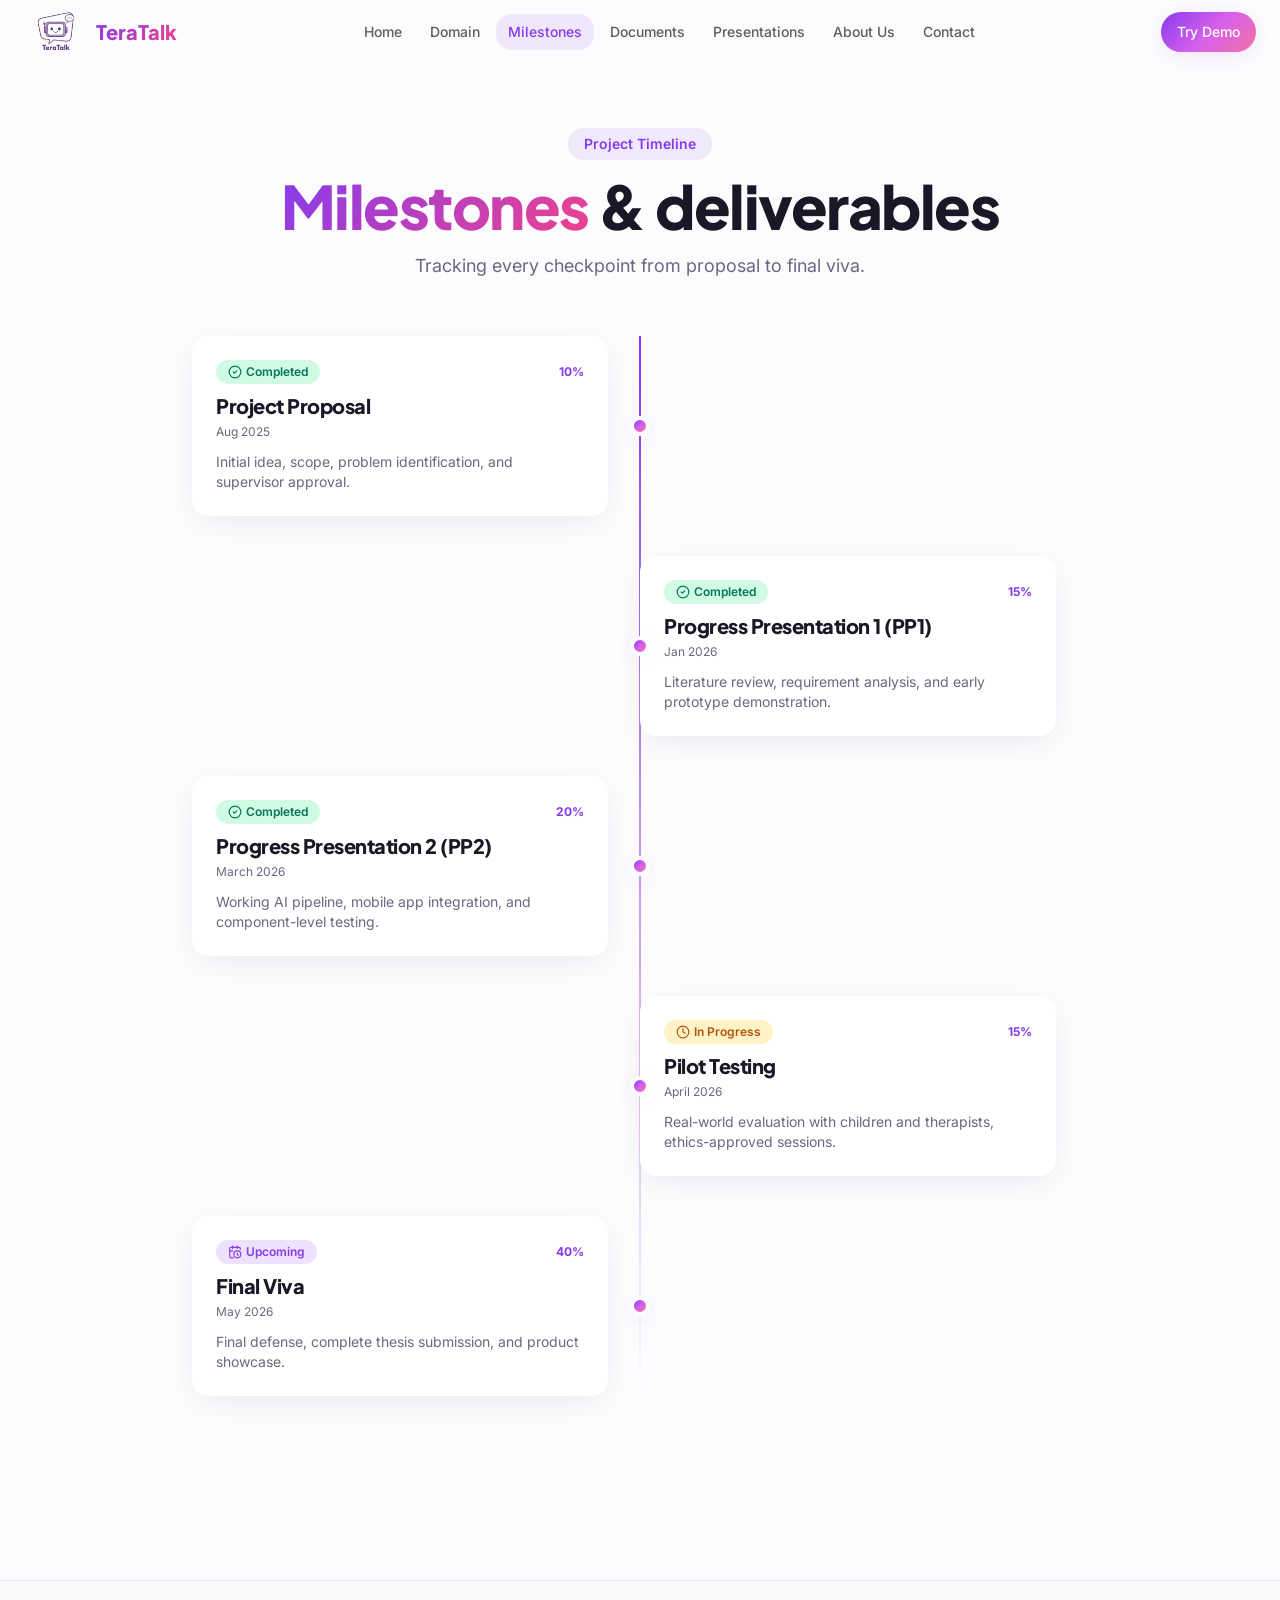
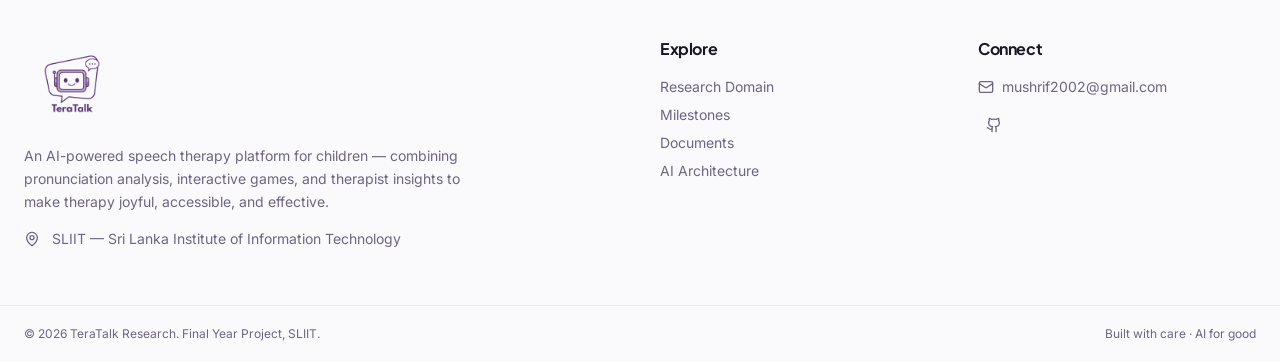
<file: milestones.html>
<!doctype html>
<html lang="en">
  <head>
    <meta charset="UTF-8" />
    <meta name="viewport" content="width=device-width, initial-scale=1.0" />
    <title>Milestones — TeraTalk</title>
    <meta
      name="description"
      content="Project timeline, deliverables, and marks allocation."
    />
    <meta name="author" content="TeraTalk Research Team" />

    <meta property="og:title" content="Milestones — TeraTalk" />
    <meta
      property="og:description"
      content="Project timeline, deliverables, and marks allocation."
    />
    <meta property="og:type" content="website" />
    <meta property="og:site_name" content="TeraTalk" />
    <meta
      property="og:url"
      content="https://teratalk.github.io/teratalk-website/milestones.html"
    />
    <meta
      property="og:image"
      content="https://teratalk.github.io/teratalk-website/assets/logo.png"
    />
    <meta property="og:image:alt" content="TeraTalk logo" />
    <meta property="og:locale" content="en_LK" />

    <meta name="twitter:card" content="summary_large_image" />
    <meta name="twitter:title" content="Milestones — TeraTalk" />
    <meta
      name="twitter:description"
      content="Project timeline, deliverables, and marks allocation."
    />
    <meta
      name="twitter:image"
      content="https://teratalk.github.io/teratalk-website/assets/logo.png"
    />
    <meta name="twitter:image:alt" content="TeraTalk logo" />

    <link
      rel="canonical"
      href="https://teratalk.github.io/teratalk-website/milestones.html"
    />
    <link rel="icon" type="image/png" href="assets/logo.png" />
    <link rel="stylesheet" href="style.css" />
    <style type="text/css">
      :where(html[dir="ltr"]),
      :where([data-sonner-toaster][dir="ltr"]) {
        --toast-icon-margin-start: -3px;
        --toast-icon-margin-end: 4px;
        --toast-svg-margin-start: -1px;
        --toast-svg-margin-end: 0px;
        --toast-button-margin-start: auto;
        --toast-button-margin-end: 0;
        --toast-close-button-start: 0;
        --toast-close-button-end: unset;
        --toast-close-button-transform: translate(-35%, -35%);
      }
      :where(html[dir="rtl"]),
      :where([data-sonner-toaster][dir="rtl"]) {
        --toast-icon-margin-start: 4px;
        --toast-icon-margin-end: -3px;
        --toast-svg-margin-start: 0px;
        --toast-svg-margin-end: -1px;
        --toast-button-margin-start: 0;
        --toast-button-margin-end: auto;
        --toast-close-button-start: unset;
        --toast-close-button-end: 0;
        --toast-close-button-transform: translate(35%, -35%);
      }
      :where([data-sonner-toaster]) {
        position: fixed;
        width: var(--width);
        font-family:
          ui-sans-serif,
          system-ui,
          -apple-system,
          BlinkMacSystemFont,
          Segoe UI,
          Roboto,
          Helvetica Neue,
          Arial,
          Noto Sans,
          sans-serif,
          Apple Color Emoji,
          Segoe UI Emoji,
          Segoe UI Symbol,
          Noto Color Emoji;
        --gray1: hsl(0, 0%, 99%);
        --gray2: hsl(0, 0%, 97.3%);
        --gray3: hsl(0, 0%, 95.1%);
        --gray4: hsl(0, 0%, 93%);
        --gray5: hsl(0, 0%, 90.9%);
        --gray6: hsl(0, 0%, 88.7%);
        --gray7: hsl(0, 0%, 85.8%);
        --gray8: hsl(0, 0%, 78%);
        --gray9: hsl(0, 0%, 56.1%);
        --gray10: hsl(0, 0%, 52.3%);
        --gray11: hsl(0, 0%, 43.5%);
        --gray12: hsl(0, 0%, 9%);
        --border-radius: 8px;
        box-sizing: border-box;
        padding: 0;
        margin: 0;
        list-style: none;
        outline: none;
        z-index: 999999999;
        transition: transform 0.4s ease;
      }
      :where([data-sonner-toaster][data-lifted="true"]) {
        transform: translateY(-10px);
      }
      @media (hover: none) and (pointer: coarse) {
        :where([data-sonner-toaster][data-lifted="true"]) {
          transform: none;
        }
      }
      :where([data-sonner-toaster][data-x-position="right"]) {
        right: var(--offset-right);
      }
      :where([data-sonner-toaster][data-x-position="left"]) {
        left: var(--offset-left);
      }
      :where([data-sonner-toaster][data-x-position="center"]) {
        left: 50%;
        transform: translate(-50%);
      }
      :where([data-sonner-toaster][data-y-position="top"]) {
        top: var(--offset-top);
      }
      :where([data-sonner-toaster][data-y-position="bottom"]) {
        bottom: var(--offset-bottom);
      }
      :where([data-sonner-toast]) {
        --y: translateY(100%);
        --lift-amount: calc(var(--lift) * var(--gap));
        z-index: var(--z-index);
        position: absolute;
        opacity: 0;
        transform: var(--y);
        filter: blur(0);
        touch-action: none;
        transition:
          transform 0.4s,
          opacity 0.4s,
          height 0.4s,
          box-shadow 0.2s;
        box-sizing: border-box;
        outline: none;
        overflow-wrap: anywhere;
      }
      :where([data-sonner-toast][data-styled="true"]) {
        padding: 16px;
        background: var(--normal-bg);
        border: 1px solid var(--normal-border);
        color: var(--normal-text);
        border-radius: var(--border-radius);
        box-shadow: 0 4px 12px #0000001a;
        width: var(--width);
        font-size: 13px;
        display: flex;
        align-items: center;
        gap: 6px;
      }
      :where([data-sonner-toast]:focus-visible) {
        box-shadow:
          0 4px 12px #0000001a,
          0 0 0 2px #0003;
      }
      :where([data-sonner-toast][data-y-position="top"]) {
        top: 0;
        --y: translateY(-100%);
        --lift: 1;
        --lift-amount: calc(1 * var(--gap));
      }
      :where([data-sonner-toast][data-y-position="bottom"]) {
        bottom: 0;
        --y: translateY(100%);
        --lift: -1;
        --lift-amount: calc(var(--lift) * var(--gap));
      }
      :where([data-sonner-toast]) :where([data-description]) {
        font-weight: 400;
        line-height: 1.4;
        color: inherit;
      }
      :where([data-sonner-toast]) :where([data-title]) {
        font-weight: 500;
        line-height: 1.5;
        color: inherit;
      }
      :where([data-sonner-toast]) :where([data-icon]) {
        display: flex;
        height: 16px;
        width: 16px;
        position: relative;
        justify-content: flex-start;
        align-items: center;
        flex-shrink: 0;
        margin-left: var(--toast-icon-margin-start);
        margin-right: var(--toast-icon-margin-end);
      }
      :where([data-sonner-toast][data-promise="true"])
        :where([data-icon])
        > svg {
        opacity: 0;
        transform: scale(0.8);
        transform-origin: center;
        animation: sonner-fade-in 0.3s ease forwards;
      }
      :where([data-sonner-toast]) :where([data-icon]) > * {
        flex-shrink: 0;
      }
      :where([data-sonner-toast]) :where([data-icon]) svg {
        margin-left: var(--toast-svg-margin-start);
        margin-right: var(--toast-svg-margin-end);
      }
      :where([data-sonner-toast]) :where([data-content]) {
        display: flex;
        flex-direction: column;
        gap: 2px;
      }
      [data-sonner-toast][data-styled="true"] [data-button] {
        border-radius: 4px;
        padding-left: 8px;
        padding-right: 8px;
        height: 24px;
        font-size: 12px;
        color: var(--normal-bg);
        background: var(--normal-text);
        margin-left: var(--toast-button-margin-start);
        margin-right: var(--toast-button-margin-end);
        border: none;
        cursor: pointer;
        outline: none;
        display: flex;
        align-items: center;
        flex-shrink: 0;
        transition:
          opacity 0.4s,
          box-shadow 0.2s;
      }
      :where([data-sonner-toast]) :where([data-button]):focus-visible {
        box-shadow: 0 0 0 2px #0006;
      }
      :where([data-sonner-toast]) :where([data-button]):first-of-type {
        margin-left: var(--toast-button-margin-start);
        margin-right: var(--toast-button-margin-end);
      }
      :where([data-sonner-toast]) :where([data-cancel]) {
        color: var(--normal-text);
        background: rgba(0, 0, 0, 0.08);
      }
      :where([data-sonner-toast][data-theme="dark"]) :where([data-cancel]) {
        background: rgba(255, 255, 255, 0.3);
      }
      :where([data-sonner-toast]) :where([data-close-button]) {
        position: absolute;
        left: var(--toast-close-button-start);
        right: var(--toast-close-button-end);
        top: 0;
        height: 20px;
        width: 20px;
        display: flex;
        justify-content: center;
        align-items: center;
        padding: 0;
        color: var(--gray12);
        border: 1px solid var(--gray4);
        transform: var(--toast-close-button-transform);
        border-radius: 50%;
        cursor: pointer;
        z-index: 1;
        transition:
          opacity 0.1s,
          background 0.2s,
          border-color 0.2s;
      }
      [data-sonner-toast] [data-close-button] {
        background: var(--gray1);
      }
      :where([data-sonner-toast]) :where([data-close-button]):focus-visible {
        box-shadow:
          0 4px 12px #0000001a,
          0 0 0 2px #0003;
      }
      :where([data-sonner-toast]) :where([data-disabled="true"]) {
        cursor: not-allowed;
      }
      :where([data-sonner-toast]):hover :where([data-close-button]):hover {
        background: var(--gray2);
        border-color: var(--gray5);
      }
      :where([data-sonner-toast][data-swiping="true"]):before {
        content: "";
        position: absolute;
        left: -50%;
        right: -50%;
        height: 100%;
        z-index: -1;
      }
      :where(
        [data-sonner-toast][data-y-position="top"][data-swiping="true"]
      ):before {
        bottom: 50%;
        transform: scaleY(3) translateY(50%);
      }
      :where(
        [data-sonner-toast][data-y-position="bottom"][data-swiping="true"]
      ):before {
        top: 50%;
        transform: scaleY(3) translateY(-50%);
      }
      :where(
        [data-sonner-toast][data-swiping="false"][data-removed="true"]
      ):before {
        content: "";
        position: absolute;
        inset: 0;
        transform: scaleY(2);
      }
      :where([data-sonner-toast]):after {
        content: "";
        position: absolute;
        left: 0;
        height: calc(var(--gap) + 1px);
        bottom: 100%;
        width: 100%;
      }
      :where([data-sonner-toast][data-mounted="true"]) {
        --y: translateY(0);
        opacity: 1;
      }
      :where([data-sonner-toast][data-expanded="false"][data-front="false"]) {
        --scale: var(--toasts-before) * 0.05 + 1;
        --y: translateY(calc(var(--lift-amount) * var(--toasts-before)))
          scale(calc(-1 * var(--scale)));
        height: var(--front-toast-height);
      }
      :where([data-sonner-toast]) > * {
        transition: opacity 0.4s;
      }
      :where(
          [data-sonner-toast][data-expanded="false"][data-front="false"][data-styled="true"]
        )
        > * {
        opacity: 0;
      }
      :where([data-sonner-toast][data-visible="false"]) {
        opacity: 0;
        pointer-events: none;
      }
      :where([data-sonner-toast][data-mounted="true"][data-expanded="true"]) {
        --y: translateY(calc(var(--lift) * var(--offset)));
        height: var(--initial-height);
      }
      :where(
        [data-sonner-toast][data-removed="true"][data-front="true"][data-swipe-out="false"]
      ) {
        --y: translateY(calc(var(--lift) * -100%));
        opacity: 0;
      }
      :where(
        [data-sonner-toast][data-removed="true"][data-front="false"][data-swipe-out="false"][data-expanded="true"]
      ) {
        --y: translateY(
          calc(var(--lift) * var(--offset) + var(--lift) * -100%)
        );
        opacity: 0;
      }
      :where(
        [data-sonner-toast][data-removed="true"][data-front="false"][data-swipe-out="false"][data-expanded="false"]
      ) {
        --y: translateY(40%);
        opacity: 0;
        transition:
          transform 0.5s,
          opacity 0.2s;
      }
      :where(
        [data-sonner-toast][data-removed="true"][data-front="false"]
      ):before {
        height: calc(var(--initial-height) + 20%);
      }
      [data-sonner-toast][data-swiping="true"] {
        transform: var(--y) translateY(var(--swipe-amount-y, 0px))
          translate(var(--swipe-amount-x, 0px));
        transition: none;
      }
      [data-sonner-toast][data-swiped="true"] {
        user-select: none;
      }
      [data-sonner-toast][data-swipe-out="true"][data-y-position="bottom"],
      [data-sonner-toast][data-swipe-out="true"][data-y-position="top"] {
        animation-duration: 0.2s;
        animation-timing-function: ease-out;
        animation-fill-mode: forwards;
      }
      [data-sonner-toast][data-swipe-out="true"][data-swipe-direction="left"] {
        animation-name: swipe-out-left;
      }
      [data-sonner-toast][data-swipe-out="true"][data-swipe-direction="right"] {
        animation-name: swipe-out-right;
      }
      [data-sonner-toast][data-swipe-out="true"][data-swipe-direction="up"] {
        animation-name: swipe-out-up;
      }
      [data-sonner-toast][data-swipe-out="true"][data-swipe-direction="down"] {
        animation-name: swipe-out-down;
      }
      @keyframes swipe-out-left {
        0% {
          transform: var(--y) translate(var(--swipe-amount-x));
          opacity: 1;
        }
        to {
          transform: var(--y) translate(calc(var(--swipe-amount-x) - 100%));
          opacity: 0;
        }
      }
      @keyframes swipe-out-right {
        0% {
          transform: var(--y) translate(var(--swipe-amount-x));
          opacity: 1;
        }
        to {
          transform: var(--y) translate(calc(var(--swipe-amount-x) + 100%));
          opacity: 0;
        }
      }
      @keyframes swipe-out-up {
        0% {
          transform: var(--y) translateY(var(--swipe-amount-y));
          opacity: 1;
        }
        to {
          transform: var(--y) translateY(calc(var(--swipe-amount-y) - 100%));
          opacity: 0;
        }
      }
      @keyframes swipe-out-down {
        0% {
          transform: var(--y) translateY(var(--swipe-amount-y));
          opacity: 1;
        }
        to {
          transform: var(--y) translateY(calc(var(--swipe-amount-y) + 100%));
          opacity: 0;
        }
      }
      @media (max-width: 600px) {
        [data-sonner-toaster] {
          position: fixed;
          right: var(--mobile-offset-right);
          left: var(--mobile-offset-left);
          width: 100%;
        }
        [data-sonner-toaster][dir="rtl"] {
          left: calc(var(--mobile-offset-left) * -1);
        }
        [data-sonner-toaster] [data-sonner-toast] {
          left: 0;
          right: 0;
          width: calc(100% - var(--mobile-offset-left) * 2);
        }
        [data-sonner-toaster][data-x-position="left"] {
          left: var(--mobile-offset-left);
        }
        [data-sonner-toaster][data-y-position="bottom"] {
          bottom: var(--mobile-offset-bottom);
        }
        [data-sonner-toaster][data-y-position="top"] {
          top: var(--mobile-offset-top);
        }
        [data-sonner-toaster][data-x-position="center"] {
          left: var(--mobile-offset-left);
          right: var(--mobile-offset-right);
          transform: none;
        }
      }
      [data-sonner-toaster][data-theme="light"] {
        --normal-bg: #fff;
        --normal-border: var(--gray4);
        --normal-text: var(--gray12);
        --success-bg: hsl(143, 85%, 96%);
        --success-border: hsl(145, 92%, 91%);
        --success-text: hsl(140, 100%, 27%);
        --info-bg: hsl(208, 100%, 97%);
        --info-border: hsl(221, 91%, 91%);
        --info-text: hsl(210, 92%, 45%);
        --warning-bg: hsl(49, 100%, 97%);
        --warning-border: hsl(49, 91%, 91%);
        --warning-text: hsl(31, 92%, 45%);
        --error-bg: hsl(359, 100%, 97%);
        --error-border: hsl(359, 100%, 94%);
        --error-text: hsl(360, 100%, 45%);
      }
      [data-sonner-toaster][data-theme="light"]
        [data-sonner-toast][data-invert="true"] {
        --normal-bg: #000;
        --normal-border: hsl(0, 0%, 20%);
        --normal-text: var(--gray1);
      }
      [data-sonner-toaster][data-theme="dark"]
        [data-sonner-toast][data-invert="true"] {
        --normal-bg: #fff;
        --normal-border: var(--gray3);
        --normal-text: var(--gray12);
      }
      [data-sonner-toaster][data-theme="dark"] {
        --normal-bg: #000;
        --normal-bg-hover: hsl(0, 0%, 12%);
        --normal-border: hsl(0, 0%, 20%);
        --normal-border-hover: hsl(0, 0%, 25%);
        --normal-text: var(--gray1);
        --success-bg: hsl(150, 100%, 6%);
        --success-border: hsl(147, 100%, 12%);
        --success-text: hsl(150, 86%, 65%);
        --info-bg: hsl(215, 100%, 6%);
        --info-border: hsl(223, 100%, 12%);
        --info-text: hsl(216, 87%, 65%);
        --warning-bg: hsl(64, 100%, 6%);
        --warning-border: hsl(60, 100%, 12%);
        --warning-text: hsl(46, 87%, 65%);
        --error-bg: hsl(358, 76%, 10%);
        --error-border: hsl(357, 89%, 16%);
        --error-text: hsl(358, 100%, 81%);
      }
      [data-sonner-toaster][data-theme="dark"]
        [data-sonner-toast]
        [data-close-button] {
        background: var(--normal-bg);
        border-color: var(--normal-border);
        color: var(--normal-text);
      }
      [data-sonner-toaster][data-theme="dark"]
        [data-sonner-toast]
        [data-close-button]:hover {
        background: var(--normal-bg-hover);
        border-color: var(--normal-border-hover);
      }
      [data-rich-colors="true"][data-sonner-toast][data-type="success"],
      [data-rich-colors="true"][data-sonner-toast][data-type="success"]
        [data-close-button] {
        background: var(--success-bg);
        border-color: var(--success-border);
        color: var(--success-text);
      }
      [data-rich-colors="true"][data-sonner-toast][data-type="info"],
      [data-rich-colors="true"][data-sonner-toast][data-type="info"]
        [data-close-button] {
        background: var(--info-bg);
        border-color: var(--info-border);
        color: var(--info-text);
      }
      [data-rich-colors="true"][data-sonner-toast][data-type="warning"],
      [data-rich-colors="true"][data-sonner-toast][data-type="warning"]
        [data-close-button] {
        background: var(--warning-bg);
        border-color: var(--warning-border);
        color: var(--warning-text);
      }
      [data-rich-colors="true"][data-sonner-toast][data-type="error"],
      [data-rich-colors="true"][data-sonner-toast][data-type="error"]
        [data-close-button] {
        background: var(--error-bg);
        border-color: var(--error-border);
        color: var(--error-text);
      }
      .sonner-loading-wrapper {
        --size: 16px;
        height: var(--size);
        width: var(--size);
        position: absolute;
        inset: 0;
        z-index: 10;
      }
      .sonner-loading-wrapper[data-visible="false"] {
        transform-origin: center;
        animation: sonner-fade-out 0.2s ease forwards;
      }
      .sonner-spinner {
        position: relative;
        top: 50%;
        left: 50%;
        height: var(--size);
        width: var(--size);
      }
      .sonner-loading-bar {
        animation: sonner-spin 1.2s linear infinite;
        background: var(--gray11);
        border-radius: 6px;
        height: 8%;
        left: -10%;
        position: absolute;
        top: -3.9%;
        width: 24%;
      }
      .sonner-loading-bar:nth-child(1) {
        animation-delay: -1.2s;
        transform: rotate(0.0001deg) translate(146%);
      }
      .sonner-loading-bar:nth-child(2) {
        animation-delay: -1.1s;
        transform: rotate(30deg) translate(146%);
      }
      .sonner-loading-bar:nth-child(3) {
        animation-delay: -1s;
        transform: rotate(60deg) translate(146%);
      }
      .sonner-loading-bar:nth-child(4) {
        animation-delay: -0.9s;
        transform: rotate(90deg) translate(146%);
      }
      .sonner-loading-bar:nth-child(5) {
        animation-delay: -0.8s;
        transform: rotate(120deg) translate(146%);
      }
      .sonner-loading-bar:nth-child(6) {
        animation-delay: -0.7s;
        transform: rotate(150deg) translate(146%);
      }
      .sonner-loading-bar:nth-child(7) {
        animation-delay: -0.6s;
        transform: rotate(180deg) translate(146%);
      }
      .sonner-loading-bar:nth-child(8) {
        animation-delay: -0.5s;
        transform: rotate(210deg) translate(146%);
      }
      .sonner-loading-bar:nth-child(9) {
        animation-delay: -0.4s;
        transform: rotate(240deg) translate(146%);
      }
      .sonner-loading-bar:nth-child(10) {
        animation-delay: -0.3s;
        transform: rotate(270deg) translate(146%);
      }
      .sonner-loading-bar:nth-child(11) {
        animation-delay: -0.2s;
        transform: rotate(300deg) translate(146%);
      }
      .sonner-loading-bar:nth-child(12) {
        animation-delay: -0.1s;
        transform: rotate(330deg) translate(146%);
      }
      @keyframes sonner-fade-in {
        0% {
          opacity: 0;
          transform: scale(0.8);
        }
        to {
          opacity: 1;
          transform: scale(1);
        }
      }
      @keyframes sonner-fade-out {
        0% {
          opacity: 1;
          transform: scale(1);
        }
        to {
          opacity: 0;
          transform: scale(0.8);
        }
      }
      @keyframes sonner-spin {
        0% {
          opacity: 1;
        }
        to {
          opacity: 0.15;
        }
      }
      @media (prefers-reduced-motion) {
        [data-sonner-toast],
        [data-sonner-toast] > *,
        .sonner-loading-bar {
          transition: none !important;
          animation: none !important;
        }
      }
      .sonner-loader {
        position: absolute;
        top: 50%;
        left: 50%;
        transform: translate(-50%, -50%);
        transform-origin: center;
        transition:
          opacity 0.2s,
          transform 0.2s;
      }
      .sonner-loader[data-visible="false"] {
        opacity: 0;
        transform: scale(0.8) translate(-50%, -50%);
      }
    </style>
  </head>

  <body>
    <div id="root">
      <div
        role="region"
        aria-label="Notifications (F8)"
        tabindex="-1"
        style="pointer-events: none"
      >
        <ol
          tabindex="-1"
          class="fixed top-0 z-[100] flex max-h-screen w-full flex-col-reverse p-4 sm:bottom-0 sm:right-0 sm:top-auto sm:flex-col md:max-w-[420px]"
        ></ol>
      </div>
      <section
        aria-label="Notifications alt+T"
        tabindex="-1"
        aria-live="polite"
        aria-relevant="additions text"
        aria-atomic="false"
      ></section>
      <div class="min-h-screen flex flex-col">
        <header
          class="fixed top-0 inset-x-0 z-50 transition-smooth bg-transparent"
        >
          <div class="container flex h-16 items-center justify-between">
            <a
              class="flex items-center gap-2 font-display font-extrabold text-xl"
              href="index.html"
              ><span class="grid place-items-center w-16 h-16 overflow-hidden"
                ><img
                  src="assets/logo.png"
                  alt="TeraTalk Logo"
                  class="w-full h-full object-contain" /></span
              ><span class="text-gradient">TeraTalk</span></a
            >
            <nav class="hidden lg:flex items-center gap-1">
              <a
                class="px-3 py-2 text-sm font-medium rounded-lg transition-smooth text-foreground/70 hover:text-primary hover:bg-primary/5"
                href="index.html"
                >Home</a
              ><a
                class="px-3 py-2 text-sm font-medium rounded-lg transition-smooth text-foreground/70 hover:text-primary hover:bg-primary/5"
                href="domain.html"
                >Domain</a
              ><a
                aria-current="page"
                class="px-3 py-2 text-sm font-medium rounded-lg transition-smooth text-primary bg-primary/10"
                href="milestones.html"
                >Milestones</a
              ><a
                class="px-3 py-2 text-sm font-medium rounded-lg transition-smooth text-foreground/70 hover:text-primary hover:bg-primary/5"
                href="documents.html"
                >Documents</a
              ><a
                class="px-3 py-2 text-sm font-medium rounded-lg transition-smooth text-foreground/70 hover:text-primary hover:bg-primary/5"
                href="presentations.html"
                >Presentations</a
              ><!-- <a class="px-3 py-2 text-sm font-medium rounded-lg transition-smooth text-foreground/70 hover:text-primary hover:bg-primary/5" href="demo.html">Demo</a> --><!-- <a class="px-3 py-2 text-sm font-medium rounded-lg transition-smooth text-foreground/70 hover:text-primary hover:bg-primary/5" href="architecture.html">AI</a> --><a
                class="px-3 py-2 text-sm font-medium rounded-lg transition-smooth text-foreground/70 hover:text-primary hover:bg-primary/5"
                href="about.html"
                >About Us</a
              ><a
                class="px-3 py-2 text-sm font-medium rounded-lg transition-smooth text-foreground/70 hover:text-primary hover:bg-primary/5"
                href="contact.html"
                >Contact</a
              >
            </nav>
            <div class="hidden lg:flex">
              <a
                class="inline-flex items-center justify-center gap-2 whitespace-nowrap text-sm font-medium ring-offset-background transition-colors focus-visible:outline-none focus-visible:ring-2 focus-visible:ring-ring focus-visible:ring-offset-2 disabled:pointer-events-none disabled:opacity-50 [&amp;_svg]:pointer-events-none [&amp;_svg]:size-4 [&amp;_svg]:shrink-0 bg-primary hover:bg-primary/90 h-10 px-4 py-2 rounded-full gradient-hero text-white border-0 shadow-soft hover:shadow-glow"
                href="demo.html"
                >Try Demo</a
              >
            </div>
            <button
              class="lg:hidden p-2 rounded-lg hover:bg-muted"
              aria-label="Menu"
            >
              <svg
                xmlns="http://www.w3.org/2000/svg"
                width="24"
                height="24"
                viewBox="0 0 24 24"
                fill="none"
                stroke="currentColor"
                stroke-width="2"
                stroke-linecap="round"
                stroke-linejoin="round"
                class="lucide lucide-menu"
              >
                <line x1="4" x2="20" y1="12" y2="12"></line>
                <line x1="4" x2="20" y1="6" y2="6"></line>
                <line x1="4" x2="20" y1="18" y2="18"></line>
              </svg>
            </button>
          </div>
        </header>
        <main class="flex-1 pt-16">
          <section class="container py-16">
            <div class="text-center mb-14">
              <span
                class="inline-block px-4 py-1.5 rounded-full bg-primary/10 text-primary text-sm font-semibold mb-4"
                >Project Timeline</span
              >
              <h1 class="text-4xl md:text-6xl font-display font-extrabold">
                <span class="text-gradient">Milestones</span> &amp; deliverables
              </h1>
              <p class="mt-4 text-lg text-muted-foreground max-w-2xl mx-auto">
                Tracking every checkpoint from proposal to final viva.
              </p>
            </div>
            <div class="relative max-w-4xl mx-auto">
              <div
                class="absolute left-6 md:left-1/2 top-0 bottom-0 w-0.5 bg-gradient-to-b from-primary via-primary/50 to-transparent -translate-x-1/2"
              ></div>
              <div class="relative mb-10 md:flex md:flex-row items-center">
                <div class="md:w-1/2 pl-16 md:pl-0 md:px-8">
                  <div
                    class="bg-card text-card-foreground shadow-sm p-6 rounded-2xl border-0 shadow-card hover:shadow-glow transition-smooth"
                  >
                    <div class="flex items-center justify-between mb-2">
                      <span
                        class="inline-flex items-center gap-1 px-3 py-1 rounded-full text-xs font-semibold bg-emerald-100 text-emerald-700"
                        ><svg
                          xmlns="http://www.w3.org/2000/svg"
                          width="24"
                          height="24"
                          viewBox="0 0 24 24"
                          fill="none"
                          stroke="currentColor"
                          stroke-width="2"
                          stroke-linecap="round"
                          stroke-linejoin="round"
                          class="lucide lucide-circle-check w-3.5 h-3.5"
                        >
                          <circle cx="12" cy="12" r="10"></circle>
                          <path d="m9 12 2 2 4-4"></path>
                        </svg>
                        Completed</span
                      ><span class="text-xs font-bold text-primary">10%</span>
                    </div>
                    <h3 class="font-display font-extrabold text-xl">
                      Project Proposal
                    </h3>
                    <p class="text-xs text-muted-foreground mt-1">Aug 2025</p>
                    <p class="text-sm text-muted-foreground mt-3">
                      Initial idea, scope, problem identification, and
                      supervisor approval.
                    </p>
                  </div>
                </div>
                <div
                  class="absolute left-6 md:left-1/2 -translate-x-1/2 w-5 h-5 rounded-full gradient-hero border-4 border-background shadow-soft"
                ></div>
              </div>
              <div
                class="relative mb-10 md:flex md:flex-row-reverse items-center"
              >
                <div class="md:w-1/2 pl-16 md:pl-0 md:px-8">
                  <div
                    class="bg-card text-card-foreground shadow-sm p-6 rounded-2xl border-0 shadow-card hover:shadow-glow transition-smooth"
                  >
                    <div class="flex items-center justify-between mb-2">
                      <span
                        class="inline-flex items-center gap-1 px-3 py-1 rounded-full text-xs font-semibold bg-emerald-100 text-emerald-700"
                        ><svg
                          xmlns="http://www.w3.org/2000/svg"
                          width="24"
                          height="24"
                          viewBox="0 0 24 24"
                          fill="none"
                          stroke="currentColor"
                          stroke-width="2"
                          stroke-linecap="round"
                          stroke-linejoin="round"
                          class="lucide lucide-circle-check w-3.5 h-3.5"
                        >
                          <circle cx="12" cy="12" r="10"></circle>
                          <path d="m9 12 2 2 4-4"></path>
                        </svg>
                        Completed</span
                      ><span class="text-xs font-bold text-primary">15%</span>
                    </div>
                    <h3 class="font-display font-extrabold text-xl">
                      Progress Presentation 1 (PP1)
                    </h3>
                    <p class="text-xs text-muted-foreground mt-1">Jan 2026</p>
                    <p class="text-sm text-muted-foreground mt-3">
                      Literature review, requirement analysis, and early
                      prototype demonstration.
                    </p>
                  </div>
                </div>
                <div
                  class="absolute left-6 md:left-1/2 -translate-x-1/2 w-5 h-5 rounded-full gradient-hero border-4 border-background shadow-soft"
                ></div>
              </div>
              <div class="relative mb-10 md:flex md:flex-row items-center">
                <div class="md:w-1/2 pl-16 md:pl-0 md:px-8">
                  <div
                    class="bg-card text-card-foreground shadow-sm p-6 rounded-2xl border-0 shadow-card hover:shadow-glow transition-smooth"
                  >
                    <div class="flex items-center justify-between mb-2">
                      <span
                        class="inline-flex items-center gap-1 px-3 py-1 rounded-full text-xs font-semibold bg-emerald-100 text-emerald-700"
                        ><svg
                          xmlns="http://www.w3.org/2000/svg"
                          width="24"
                          height="24"
                          viewBox="0 0 24 24"
                          fill="none"
                          stroke="currentColor"
                          stroke-width="2"
                          stroke-linecap="round"
                          stroke-linejoin="round"
                          class="lucide lucide-circle-check w-3.5 h-3.5"
                        >
                          <circle cx="12" cy="12" r="10"></circle>
                          <path d="m9 12 2 2 4-4"></path>
                        </svg>
                        Completed</span
                      ><span class="text-xs font-bold text-primary">20%</span>
                    </div>
                    <h3 class="font-display font-extrabold text-xl">
                      Progress Presentation 2 (PP2)
                    </h3>
                    <p class="text-xs text-muted-foreground mt-1">March 2026</p>
                    <p class="text-sm text-muted-foreground mt-3">
                      Working AI pipeline, mobile app integration, and
                      component-level testing.
                    </p>
                  </div>
                </div>
                <div
                  class="absolute left-6 md:left-1/2 -translate-x-1/2 w-5 h-5 rounded-full gradient-hero border-4 border-background shadow-soft"
                ></div>
              </div>
              <div
                class="relative mb-10 md:flex md:flex-row-reverse items-center"
              >
                <div class="md:w-1/2 pl-16 md:pl-0 md:px-8">
                  <div
                    class="bg-card text-card-foreground shadow-sm p-6 rounded-2xl border-0 shadow-card hover:shadow-glow transition-smooth"
                  >
                    <div class="flex items-center justify-between mb-2">
                      <span
                        class="inline-flex items-center gap-1 px-3 py-1 rounded-full text-xs font-semibold bg-amber-100 text-amber-700"
                        ><svg
                          xmlns="http://www.w3.org/2000/svg"
                          width="24"
                          height="24"
                          viewBox="0 0 24 24"
                          fill="none"
                          stroke="currentColor"
                          stroke-width="2"
                          stroke-linecap="round"
                          stroke-linejoin="round"
                          class="lucide lucide-clock w-3.5 h-3.5"
                        >
                          <circle cx="12" cy="12" r="10"></circle>
                          <polyline points="12 6 12 12 16 14"></polyline>
                        </svg>
                        In Progress</span
                      ><span class="text-xs font-bold text-primary">15%</span>
                    </div>
                    <h3 class="font-display font-extrabold text-xl">
                      Pilot Testing
                    </h3>
                    <p class="text-xs text-muted-foreground mt-1">April 2026</p>
                    <p class="text-sm text-muted-foreground mt-3">
                      Real-world evaluation with children and therapists,
                      ethics-approved sessions.
                    </p>
                  </div>
                </div>
                <div
                  class="absolute left-6 md:left-1/2 -translate-x-1/2 w-5 h-5 rounded-full gradient-hero border-4 border-background shadow-soft"
                ></div>
              </div>
              <div class="relative mb-10 md:flex md:flex-row items-center">
                <div class="md:w-1/2 pl-16 md:pl-0 md:px-8">
                  <div
                    class="bg-card text-card-foreground shadow-sm p-6 rounded-2xl border-0 shadow-card hover:shadow-glow transition-smooth"
                  >
                    <div class="flex items-center justify-between mb-2">
                      <span
                        class="inline-flex items-center gap-1 px-3 py-1 rounded-full text-xs font-semibold bg-primary/15 text-primary"
                        ><svg
                          xmlns="http://www.w3.org/2000/svg"
                          width="24"
                          height="24"
                          viewBox="0 0 24 24"
                          fill="none"
                          stroke="currentColor"
                          stroke-width="2"
                          stroke-linecap="round"
                          stroke-linejoin="round"
                          class="lucide lucide-calendar-clock w-3.5 h-3.5"
                        >
                          <path
                            d="M21 7.5V6a2 2 0 0 0-2-2H5a2 2 0 0 0-2 2v14a2 2 0 0 0 2 2h3.5"
                          ></path>
                          <path d="M16 2v4"></path>
                          <path d="M8 2v4"></path>
                          <path d="M3 10h5"></path>
                          <path d="M17.5 17.5 16 16.3V14"></path>
                          <circle cx="16" cy="16" r="6"></circle>
                        </svg>
                        Upcoming</span
                      ><span class="text-xs font-bold text-primary">40%</span>
                    </div>
                    <h3 class="font-display font-extrabold text-xl">
                      Final Viva
                    </h3>
                    <p class="text-xs text-muted-foreground mt-1">May 2026</p>
                    <p class="text-sm text-muted-foreground mt-3">
                      Final defense, complete thesis submission, and product
                      showcase.
                    </p>
                  </div>
                </div>
                <div
                  class="absolute left-6 md:left-1/2 -translate-x-1/2 w-5 h-5 rounded-full gradient-hero border-4 border-background shadow-soft"
                ></div>
              </div>
            </div>
          </section>
        </main>
        <footer class="border-t border-border bg-muted/30 mt-20">
          <div class="container py-14 grid gap-10 md:grid-cols-4">
            <div class="md:col-span-2">
              <a
                class="flex items-center gap-2 font-display font-extrabold text-xl mb-3"
                href="index.html"
                ><span class="grid place-items-center w-24 h-24 overflow-hidden"
                  ><img
                    src="assets/logo.png"
                    alt="TeraTalk Logo"
                    class="w-full h-full object-contain" /></span
              ></a>
              <p class="text-muted-foreground max-w-md text-sm leading-relaxed">
                An AI-powered speech therapy platform for children — combining
                pronunciation analysis, interactive games, and therapist
                insights to make therapy joyful, accessible, and effective.
              </p>
              <div
                class="flex items-center gap-3 mt-4 text-sm text-muted-foreground"
              >
                <svg
                  xmlns="http://www.w3.org/2000/svg"
                  width="24"
                  height="24"
                  viewBox="0 0 24 24"
                  fill="none"
                  stroke="currentColor"
                  stroke-width="2"
                  stroke-linecap="round"
                  stroke-linejoin="round"
                  class="lucide lucide-map-pin w-4 h-4"
                >
                  <path
                    d="M20 10c0 4.993-5.539 10.193-7.399 11.799a1 1 0 0 1-1.202 0C9.539 20.193 4 14.993 4 10a8 8 0 0 1 16 0"
                  ></path>
                  <circle cx="12" cy="10" r="3"></circle></svg
                ><span
                  >SLIIT — Sri Lanka Institute of Information Technology</span
                >
              </div>
            </div>
            <div>
              <h4 class="font-display font-bold mb-4">Explore</h4>
              <ul class="space-y-2 text-sm text-muted-foreground">
                <li>
                  <a class="hover:text-primary" href="domain.html"
                    >Research Domain</a
                  >
                </li>
                <li>
                  <a class="hover:text-primary" href="milestones.html"
                    >Milestones</a
                  >
                </li>
                <li>
                  <a class="hover:text-primary" href="documents.html"
                    >Documents</a
                  >
                </li>
                <li>
                  <a class="hover:text-primary" href="architecture.html"
                    >AI Architecture</a
                  >
                </li>
              </ul>
            </div>
            <div>
              <h4 class="font-display font-bold mb-4">Connect</h4>
              <ul class="space-y-3 text-sm text-muted-foreground">
                <li class="flex items-center gap-2">
                  <svg
                    xmlns="http://www.w3.org/2000/svg"
                    width="24"
                    height="24"
                    viewBox="0 0 24 24"
                    fill="none"
                    stroke="currentColor"
                    stroke-width="2"
                    stroke-linecap="round"
                    stroke-linejoin="round"
                    class="lucide lucide-mail w-4 h-4"
                  >
                    <rect width="20" height="16" x="2" y="4" rx="2"></rect>
                    <path d="m22 7-8.97 5.7a1.94 1.94 0 0 1-2.06 0L2 7"></path>
                  </svg>
                  mushrif2002@gmail.com
                </li>
                <li class="flex items-center gap-3 mt-3">
                  <a
                    href="https://github.com/TeraTalk/"
                    aria-label="GitHub"
                    rel="noopener noreferrer"
                    target="_blank"
                    class="p-2 rounded-lg hover:bg-primary/10 hover:text-primary"
                    ><svg
                      xmlns="http://www.w3.org/2000/svg"
                      width="24"
                      height="24"
                      viewBox="0 0 24 24"
                      fill="none"
                      stroke="currentColor"
                      stroke-width="2"
                      stroke-linecap="round"
                      stroke-linejoin="round"
                      class="lucide lucide-github w-4 h-4"
                    >
                      <path
                        d="M15 22v-4a4.8 4.8 0 0 0-1-3.5c3 0 6-2 6-5.5.08-1.25-.27-2.48-1-3.5.28-1.15.28-2.35 0-3.5 0 0-1 0-3 1.5-2.64-.5-5.36-.5-8 0C6 2 5 2 5 2c-.3 1.15-.3 2.35 0 3.5A5.403 5.403 0 0 0 4 9c0 3.5 3 5.5 6 5.5-.39.49-.68 1.05-.85 1.65-.17.6-.22 1.23-.15 1.85v4"
                      ></path>
                      <path d="M9 18c-4.51 2-5-2-7-2"></path></svg></a
                  >
                </li>
              </ul>
            </div>
          </div>
          <div class="border-t border-border">
            <div
              class="container py-5 text-xs text-muted-foreground flex flex-wrap items-center justify-between gap-2"
            >
              <span>© 2026 TeraTalk Research. Final Year Project, SLIIT.</span
              ><span>Built with care · AI for good</span>
            </div>
          </div>
        </footer>
      </div>
    </div>

    <script src="script.js" defer=""></script>
  </body>
</html>
</file>
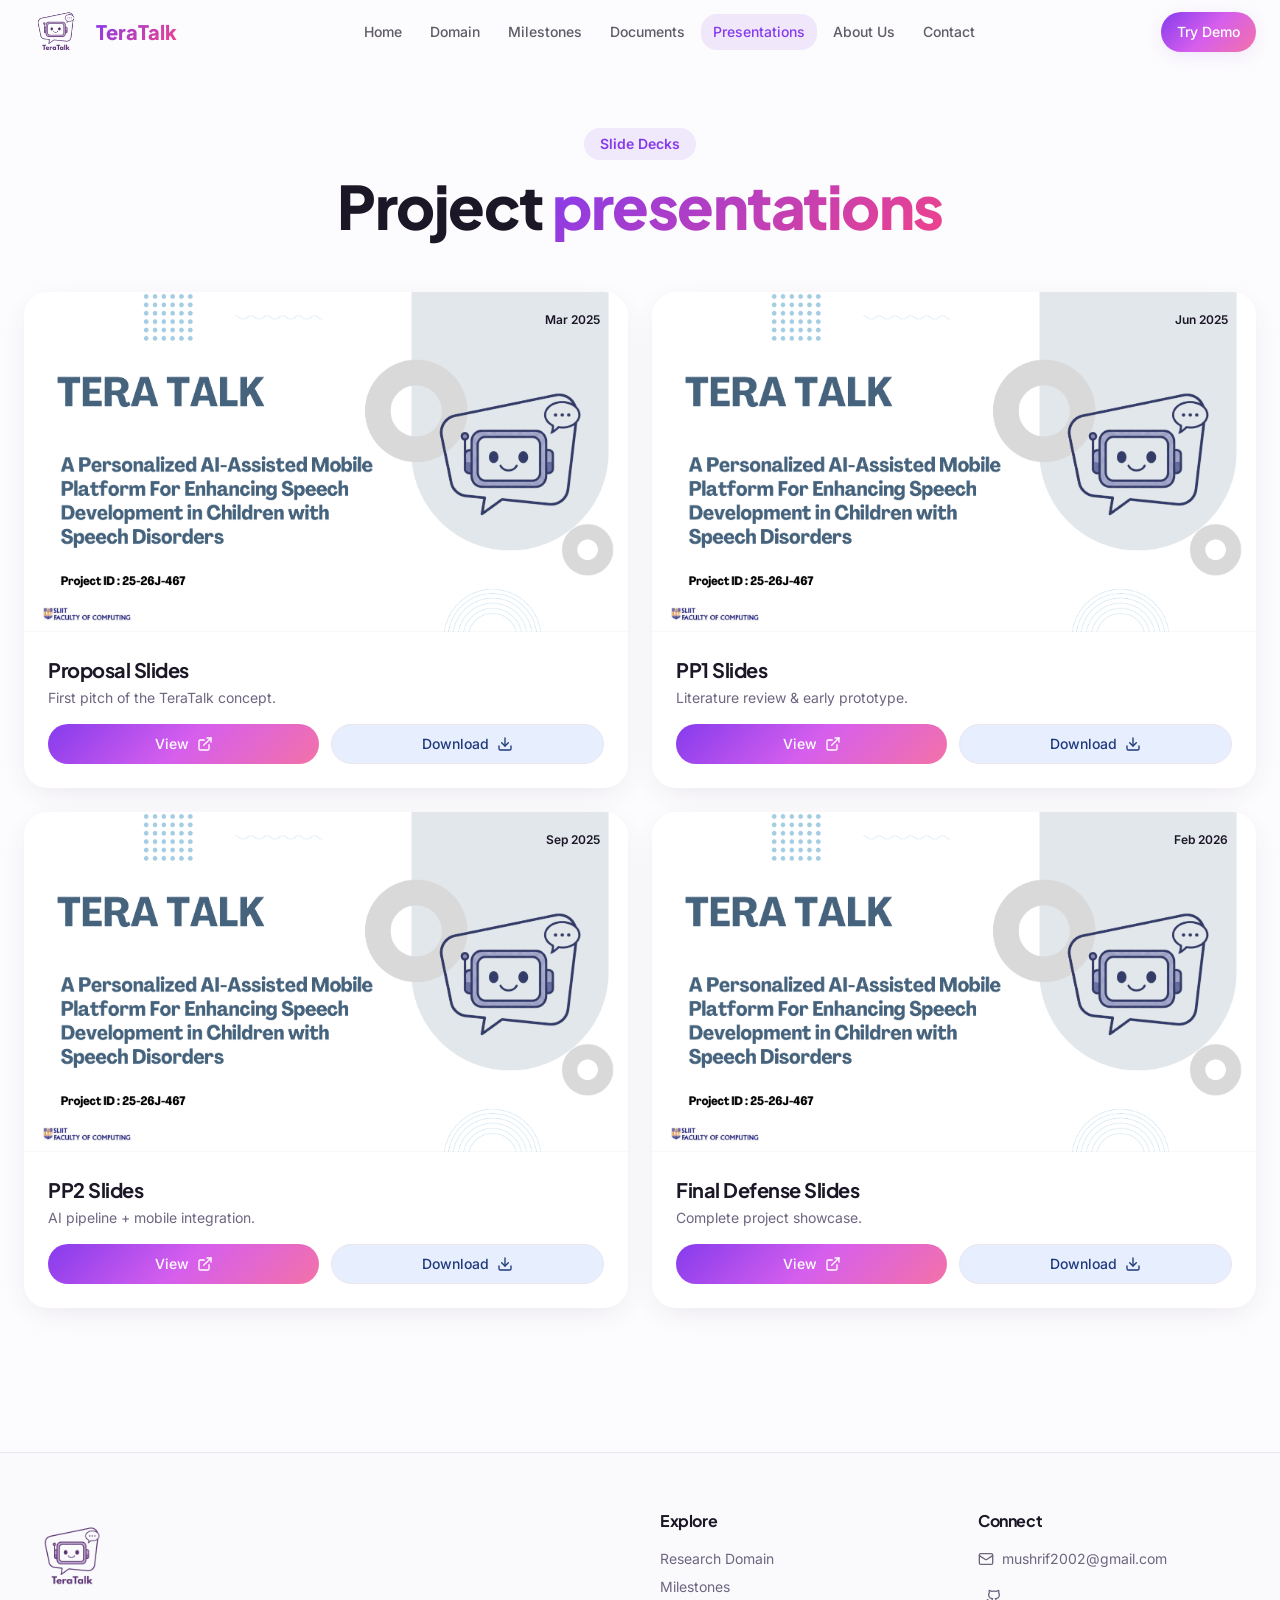
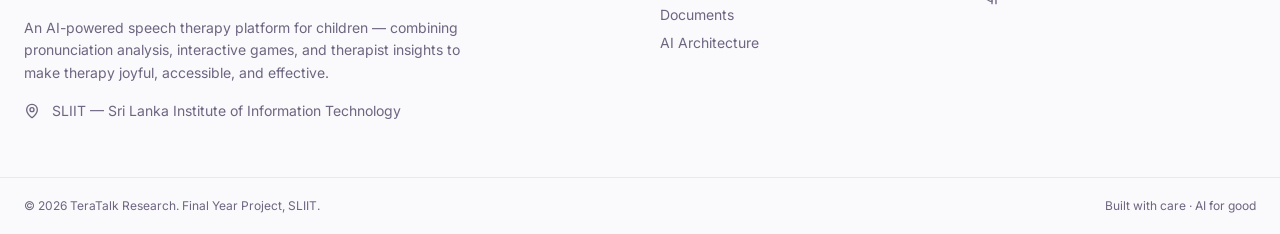
<file: presentations.html>
<!DOCTYPE html>
<html lang="en">

<head>
  <meta charset="UTF-8">
  <meta name="viewport" content="width=device-width, initial-scale=1.0">
  <title>Presentations — TeraTalk</title>
  <meta name="description" content="Slide decks for all milestone presentations.">
  <meta name="author" content="TeraTalk Research Team">

  <meta property="og:title" content="Presentations — TeraTalk">
  <meta property="og:description" content="Slide decks for all milestone presentations.">
  <meta property="og:type" content="website">
  <meta property="og:site_name" content="TeraTalk">
  <meta property="og:url" content="https://teratalk.github.io/teratalk-website/presentations.html">
  <meta property="og:image" content="https://teratalk.github.io/teratalk-website/assets/logo.png">
  <meta property="og:image:alt" content="TeraTalk logo">
  <meta property="og:locale" content="en_LK">

  <meta name="twitter:card" content="summary_large_image">
  <meta name="twitter:title" content="Presentations — TeraTalk">
  <meta name="twitter:description" content="Slide decks for all milestone presentations.">
  <meta name="twitter:image" content="https://teratalk.github.io/teratalk-website/assets/logo.png">
  <meta name="twitter:image:alt" content="TeraTalk logo">

  <link rel="canonical" href="https://teratalk.github.io/teratalk-website/presentations.html">
  <link rel="icon" type="image/png" href="assets/logo.png">
  <link rel="stylesheet" href="style.css">
  <style type="text/css">
    :where(html[dir="ltr"]),
    :where([data-sonner-toaster][dir="ltr"]) {
      --toast-icon-margin-start: -3px;
      --toast-icon-margin-end: 4px;
      --toast-svg-margin-start: -1px;
      --toast-svg-margin-end: 0px;
      --toast-button-margin-start: auto;
      --toast-button-margin-end: 0;
      --toast-close-button-start: 0;
      --toast-close-button-end: unset;
      --toast-close-button-transform: translate(-35%, -35%)
    }

    :where(html[dir="rtl"]),
    :where([data-sonner-toaster][dir="rtl"]) {
      --toast-icon-margin-start: 4px;
      --toast-icon-margin-end: -3px;
      --toast-svg-margin-start: 0px;
      --toast-svg-margin-end: -1px;
      --toast-button-margin-start: 0;
      --toast-button-margin-end: auto;
      --toast-close-button-start: unset;
      --toast-close-button-end: 0;
      --toast-close-button-transform: translate(35%, -35%)
    }

    :where([data-sonner-toaster]) {
      position: fixed;
      width: var(--width);
      font-family: ui-sans-serif, system-ui, -apple-system, BlinkMacSystemFont, Segoe UI, Roboto, Helvetica Neue, Arial, Noto Sans, sans-serif, Apple Color Emoji, Segoe UI Emoji, Segoe UI Symbol, Noto Color Emoji;
      --gray1: hsl(0, 0%, 99%);
      --gray2: hsl(0, 0%, 97.3%);
      --gray3: hsl(0, 0%, 95.1%);
      --gray4: hsl(0, 0%, 93%);
      --gray5: hsl(0, 0%, 90.9%);
      --gray6: hsl(0, 0%, 88.7%);
      --gray7: hsl(0, 0%, 85.8%);
      --gray8: hsl(0, 0%, 78%);
      --gray9: hsl(0, 0%, 56.1%);
      --gray10: hsl(0, 0%, 52.3%);
      --gray11: hsl(0, 0%, 43.5%);
      --gray12: hsl(0, 0%, 9%);
      --border-radius: 8px;
      box-sizing: border-box;
      padding: 0;
      margin: 0;
      list-style: none;
      outline: none;
      z-index: 999999999;
      transition: transform .4s ease
    }

    :where([data-sonner-toaster][data-lifted="true"]) {
      transform: translateY(-10px)
    }

    @media (hover: none) and (pointer: coarse) {
      :where([data-sonner-toaster][data-lifted="true"]) {
        transform: none
      }
    }

    :where([data-sonner-toaster][data-x-position="right"]) {
      right: var(--offset-right)
    }

    :where([data-sonner-toaster][data-x-position="left"]) {
      left: var(--offset-left)
    }

    :where([data-sonner-toaster][data-x-position="center"]) {
      left: 50%;
      transform: translate(-50%)
    }

    :where([data-sonner-toaster][data-y-position="top"]) {
      top: var(--offset-top)
    }

    :where([data-sonner-toaster][data-y-position="bottom"]) {
      bottom: var(--offset-bottom)
    }

    :where([data-sonner-toast]) {
      --y: translateY(100%);
      --lift-amount: calc(var(--lift) * var(--gap));
      z-index: var(--z-index);
      position: absolute;
      opacity: 0;
      transform: var(--y);
      filter: blur(0);
      touch-action: none;
      transition: transform .4s, opacity .4s, height .4s, box-shadow .2s;
      box-sizing: border-box;
      outline: none;
      overflow-wrap: anywhere
    }

    :where([data-sonner-toast][data-styled="true"]) {
      padding: 16px;
      background: var(--normal-bg);
      border: 1px solid var(--normal-border);
      color: var(--normal-text);
      border-radius: var(--border-radius);
      box-shadow: 0 4px 12px #0000001a;
      width: var(--width);
      font-size: 13px;
      display: flex;
      align-items: center;
      gap: 6px
    }

    :where([data-sonner-toast]:focus-visible) {
      box-shadow: 0 4px 12px #0000001a, 0 0 0 2px #0003
    }

    :where([data-sonner-toast][data-y-position="top"]) {
      top: 0;
      --y: translateY(-100%);
      --lift: 1;
      --lift-amount: calc(1 * var(--gap))
    }

    :where([data-sonner-toast][data-y-position="bottom"]) {
      bottom: 0;
      --y: translateY(100%);
      --lift: -1;
      --lift-amount: calc(var(--lift) * var(--gap))
    }

    :where([data-sonner-toast]) :where([data-description]) {
      font-weight: 400;
      line-height: 1.4;
      color: inherit
    }

    :where([data-sonner-toast]) :where([data-title]) {
      font-weight: 500;
      line-height: 1.5;
      color: inherit
    }

    :where([data-sonner-toast]) :where([data-icon]) {
      display: flex;
      height: 16px;
      width: 16px;
      position: relative;
      justify-content: flex-start;
      align-items: center;
      flex-shrink: 0;
      margin-left: var(--toast-icon-margin-start);
      margin-right: var(--toast-icon-margin-end)
    }

    :where([data-sonner-toast][data-promise="true"]) :where([data-icon])>svg {
      opacity: 0;
      transform: scale(.8);
      transform-origin: center;
      animation: sonner-fade-in .3s ease forwards
    }

    :where([data-sonner-toast]) :where([data-icon])>* {
      flex-shrink: 0
    }

    :where([data-sonner-toast]) :where([data-icon]) svg {
      margin-left: var(--toast-svg-margin-start);
      margin-right: var(--toast-svg-margin-end)
    }

    :where([data-sonner-toast]) :where([data-content]) {
      display: flex;
      flex-direction: column;
      gap: 2px
    }

    [data-sonner-toast][data-styled=true] [data-button] {
      border-radius: 4px;
      padding-left: 8px;
      padding-right: 8px;
      height: 24px;
      font-size: 12px;
      color: var(--normal-bg);
      background: var(--normal-text);
      margin-left: var(--toast-button-margin-start);
      margin-right: var(--toast-button-margin-end);
      border: none;
      cursor: pointer;
      outline: none;
      display: flex;
      align-items: center;
      flex-shrink: 0;
      transition: opacity .4s, box-shadow .2s
    }

    :where([data-sonner-toast]) :where([data-button]):focus-visible {
      box-shadow: 0 0 0 2px #0006
    }

    :where([data-sonner-toast]) :where([data-button]):first-of-type {
      margin-left: var(--toast-button-margin-start);
      margin-right: var(--toast-button-margin-end)
    }

    :where([data-sonner-toast]) :where([data-cancel]) {
      color: var(--normal-text);
      background: rgba(0, 0, 0, .08)
    }

    :where([data-sonner-toast][data-theme="dark"]) :where([data-cancel]) {
      background: rgba(255, 255, 255, .3)
    }

    :where([data-sonner-toast]) :where([data-close-button]) {
      position: absolute;
      left: var(--toast-close-button-start);
      right: var(--toast-close-button-end);
      top: 0;
      height: 20px;
      width: 20px;
      display: flex;
      justify-content: center;
      align-items: center;
      padding: 0;
      color: var(--gray12);
      border: 1px solid var(--gray4);
      transform: var(--toast-close-button-transform);
      border-radius: 50%;
      cursor: pointer;
      z-index: 1;
      transition: opacity .1s, background .2s, border-color .2s
    }

    [data-sonner-toast] [data-close-button] {
      background: var(--gray1)
    }

    :where([data-sonner-toast]) :where([data-close-button]):focus-visible {
      box-shadow: 0 4px 12px #0000001a, 0 0 0 2px #0003
    }

    :where([data-sonner-toast]) :where([data-disabled="true"]) {
      cursor: not-allowed
    }

    :where([data-sonner-toast]):hover :where([data-close-button]):hover {
      background: var(--gray2);
      border-color: var(--gray5)
    }

    :where([data-sonner-toast][data-swiping="true"]):before {
      content: "";
      position: absolute;
      left: -50%;
      right: -50%;
      height: 100%;
      z-index: -1
    }

    :where([data-sonner-toast][data-y-position="top"][data-swiping="true"]):before {
      bottom: 50%;
      transform: scaleY(3) translateY(50%)
    }

    :where([data-sonner-toast][data-y-position="bottom"][data-swiping="true"]):before {
      top: 50%;
      transform: scaleY(3) translateY(-50%)
    }

    :where([data-sonner-toast][data-swiping="false"][data-removed="true"]):before {
      content: "";
      position: absolute;
      inset: 0;
      transform: scaleY(2)
    }

    :where([data-sonner-toast]):after {
      content: "";
      position: absolute;
      left: 0;
      height: calc(var(--gap) + 1px);
      bottom: 100%;
      width: 100%
    }

    :where([data-sonner-toast][data-mounted="true"]) {
      --y: translateY(0);
      opacity: 1
    }

    :where([data-sonner-toast][data-expanded="false"][data-front="false"]) {
      --scale: var(--toasts-before) * .05 + 1;
      --y: translateY(calc(var(--lift-amount) * var(--toasts-before))) scale(calc(-1 * var(--scale)));
      height: var(--front-toast-height)
    }

    :where([data-sonner-toast])>* {
      transition: opacity .4s
    }

    :where([data-sonner-toast][data-expanded="false"][data-front="false"][data-styled="true"])>* {
      opacity: 0
    }

    :where([data-sonner-toast][data-visible="false"]) {
      opacity: 0;
      pointer-events: none
    }

    :where([data-sonner-toast][data-mounted="true"][data-expanded="true"]) {
      --y: translateY(calc(var(--lift) * var(--offset)));
      height: var(--initial-height)
    }

    :where([data-sonner-toast][data-removed="true"][data-front="true"][data-swipe-out="false"]) {
      --y: translateY(calc(var(--lift) * -100%));
      opacity: 0
    }

    :where([data-sonner-toast][data-removed="true"][data-front="false"][data-swipe-out="false"][data-expanded="true"]) {
      --y: translateY(calc(var(--lift) * var(--offset) + var(--lift) * -100%));
      opacity: 0
    }

    :where([data-sonner-toast][data-removed="true"][data-front="false"][data-swipe-out="false"][data-expanded="false"]) {
      --y: translateY(40%);
      opacity: 0;
      transition: transform .5s, opacity .2s
    }

    :where([data-sonner-toast][data-removed="true"][data-front="false"]):before {
      height: calc(var(--initial-height) + 20%)
    }

    [data-sonner-toast][data-swiping=true] {
      transform: var(--y) translateY(var(--swipe-amount-y, 0px)) translate(var(--swipe-amount-x, 0px));
      transition: none
    }

    [data-sonner-toast][data-swiped=true] {
      user-select: none
    }

    [data-sonner-toast][data-swipe-out=true][data-y-position=bottom],
    [data-sonner-toast][data-swipe-out=true][data-y-position=top] {
      animation-duration: .2s;
      animation-timing-function: ease-out;
      animation-fill-mode: forwards
    }

    [data-sonner-toast][data-swipe-out=true][data-swipe-direction=left] {
      animation-name: swipe-out-left
    }

    [data-sonner-toast][data-swipe-out=true][data-swipe-direction=right] {
      animation-name: swipe-out-right
    }

    [data-sonner-toast][data-swipe-out=true][data-swipe-direction=up] {
      animation-name: swipe-out-up
    }

    [data-sonner-toast][data-swipe-out=true][data-swipe-direction=down] {
      animation-name: swipe-out-down
    }

    @keyframes swipe-out-left {
      0% {
        transform: var(--y) translate(var(--swipe-amount-x));
        opacity: 1
      }

      to {
        transform: var(--y) translate(calc(var(--swipe-amount-x) - 100%));
        opacity: 0
      }
    }

    @keyframes swipe-out-right {
      0% {
        transform: var(--y) translate(var(--swipe-amount-x));
        opacity: 1
      }

      to {
        transform: var(--y) translate(calc(var(--swipe-amount-x) + 100%));
        opacity: 0
      }
    }

    @keyframes swipe-out-up {
      0% {
        transform: var(--y) translateY(var(--swipe-amount-y));
        opacity: 1
      }

      to {
        transform: var(--y) translateY(calc(var(--swipe-amount-y) - 100%));
        opacity: 0
      }
    }

    @keyframes swipe-out-down {
      0% {
        transform: var(--y) translateY(var(--swipe-amount-y));
        opacity: 1
      }

      to {
        transform: var(--y) translateY(calc(var(--swipe-amount-y) + 100%));
        opacity: 0
      }
    }

    @media (max-width: 600px) {
      [data-sonner-toaster] {
        position: fixed;
        right: var(--mobile-offset-right);
        left: var(--mobile-offset-left);
        width: 100%
      }

      [data-sonner-toaster][dir=rtl] {
        left: calc(var(--mobile-offset-left) * -1)
      }

      [data-sonner-toaster] [data-sonner-toast] {
        left: 0;
        right: 0;
        width: calc(100% - var(--mobile-offset-left) * 2)
      }

      [data-sonner-toaster][data-x-position=left] {
        left: var(--mobile-offset-left)
      }

      [data-sonner-toaster][data-y-position=bottom] {
        bottom: var(--mobile-offset-bottom)
      }

      [data-sonner-toaster][data-y-position=top] {
        top: var(--mobile-offset-top)
      }

      [data-sonner-toaster][data-x-position=center] {
        left: var(--mobile-offset-left);
        right: var(--mobile-offset-right);
        transform: none
      }
    }

    [data-sonner-toaster][data-theme=light] {
      --normal-bg: #fff;
      --normal-border: var(--gray4);
      --normal-text: var(--gray12);
      --success-bg: hsl(143, 85%, 96%);
      --success-border: hsl(145, 92%, 91%);
      --success-text: hsl(140, 100%, 27%);
      --info-bg: hsl(208, 100%, 97%);
      --info-border: hsl(221, 91%, 91%);
      --info-text: hsl(210, 92%, 45%);
      --warning-bg: hsl(49, 100%, 97%);
      --warning-border: hsl(49, 91%, 91%);
      --warning-text: hsl(31, 92%, 45%);
      --error-bg: hsl(359, 100%, 97%);
      --error-border: hsl(359, 100%, 94%);
      --error-text: hsl(360, 100%, 45%)
    }

    [data-sonner-toaster][data-theme=light] [data-sonner-toast][data-invert=true] {
      --normal-bg: #000;
      --normal-border: hsl(0, 0%, 20%);
      --normal-text: var(--gray1)
    }

    [data-sonner-toaster][data-theme=dark] [data-sonner-toast][data-invert=true] {
      --normal-bg: #fff;
      --normal-border: var(--gray3);
      --normal-text: var(--gray12)
    }

    [data-sonner-toaster][data-theme=dark] {
      --normal-bg: #000;
      --normal-bg-hover: hsl(0, 0%, 12%);
      --normal-border: hsl(0, 0%, 20%);
      --normal-border-hover: hsl(0, 0%, 25%);
      --normal-text: var(--gray1);
      --success-bg: hsl(150, 100%, 6%);
      --success-border: hsl(147, 100%, 12%);
      --success-text: hsl(150, 86%, 65%);
      --info-bg: hsl(215, 100%, 6%);
      --info-border: hsl(223, 100%, 12%);
      --info-text: hsl(216, 87%, 65%);
      --warning-bg: hsl(64, 100%, 6%);
      --warning-border: hsl(60, 100%, 12%);
      --warning-text: hsl(46, 87%, 65%);
      --error-bg: hsl(358, 76%, 10%);
      --error-border: hsl(357, 89%, 16%);
      --error-text: hsl(358, 100%, 81%)
    }

    [data-sonner-toaster][data-theme=dark] [data-sonner-toast] [data-close-button] {
      background: var(--normal-bg);
      border-color: var(--normal-border);
      color: var(--normal-text)
    }

    [data-sonner-toaster][data-theme=dark] [data-sonner-toast] [data-close-button]:hover {
      background: var(--normal-bg-hover);
      border-color: var(--normal-border-hover)
    }

    [data-rich-colors=true][data-sonner-toast][data-type=success],
    [data-rich-colors=true][data-sonner-toast][data-type=success] [data-close-button] {
      background: var(--success-bg);
      border-color: var(--success-border);
      color: var(--success-text)
    }

    [data-rich-colors=true][data-sonner-toast][data-type=info],
    [data-rich-colors=true][data-sonner-toast][data-type=info] [data-close-button] {
      background: var(--info-bg);
      border-color: var(--info-border);
      color: var(--info-text)
    }

    [data-rich-colors=true][data-sonner-toast][data-type=warning],
    [data-rich-colors=true][data-sonner-toast][data-type=warning] [data-close-button] {
      background: var(--warning-bg);
      border-color: var(--warning-border);
      color: var(--warning-text)
    }

    [data-rich-colors=true][data-sonner-toast][data-type=error],
    [data-rich-colors=true][data-sonner-toast][data-type=error] [data-close-button] {
      background: var(--error-bg);
      border-color: var(--error-border);
      color: var(--error-text)
    }

    .sonner-loading-wrapper {
      --size: 16px;
      height: var(--size);
      width: var(--size);
      position: absolute;
      inset: 0;
      z-index: 10
    }

    .sonner-loading-wrapper[data-visible=false] {
      transform-origin: center;
      animation: sonner-fade-out .2s ease forwards
    }

    .sonner-spinner {
      position: relative;
      top: 50%;
      left: 50%;
      height: var(--size);
      width: var(--size)
    }

    .sonner-loading-bar {
      animation: sonner-spin 1.2s linear infinite;
      background: var(--gray11);
      border-radius: 6px;
      height: 8%;
      left: -10%;
      position: absolute;
      top: -3.9%;
      width: 24%
    }

    .sonner-loading-bar:nth-child(1) {
      animation-delay: -1.2s;
      transform: rotate(.0001deg) translate(146%)
    }

    .sonner-loading-bar:nth-child(2) {
      animation-delay: -1.1s;
      transform: rotate(30deg) translate(146%)
    }

    .sonner-loading-bar:nth-child(3) {
      animation-delay: -1s;
      transform: rotate(60deg) translate(146%)
    }

    .sonner-loading-bar:nth-child(4) {
      animation-delay: -.9s;
      transform: rotate(90deg) translate(146%)
    }

    .sonner-loading-bar:nth-child(5) {
      animation-delay: -.8s;
      transform: rotate(120deg) translate(146%)
    }

    .sonner-loading-bar:nth-child(6) {
      animation-delay: -.7s;
      transform: rotate(150deg) translate(146%)
    }

    .sonner-loading-bar:nth-child(7) {
      animation-delay: -.6s;
      transform: rotate(180deg) translate(146%)
    }

    .sonner-loading-bar:nth-child(8) {
      animation-delay: -.5s;
      transform: rotate(210deg) translate(146%)
    }

    .sonner-loading-bar:nth-child(9) {
      animation-delay: -.4s;
      transform: rotate(240deg) translate(146%)
    }

    .sonner-loading-bar:nth-child(10) {
      animation-delay: -.3s;
      transform: rotate(270deg) translate(146%)
    }

    .sonner-loading-bar:nth-child(11) {
      animation-delay: -.2s;
      transform: rotate(300deg) translate(146%)
    }

    .sonner-loading-bar:nth-child(12) {
      animation-delay: -.1s;
      transform: rotate(330deg) translate(146%)
    }

    @keyframes sonner-fade-in {
      0% {
        opacity: 0;
        transform: scale(.8)
      }

      to {
        opacity: 1;
        transform: scale(1)
      }
    }

    @keyframes sonner-fade-out {
      0% {
        opacity: 1;
        transform: scale(1)
      }

      to {
        opacity: 0;
        transform: scale(.8)
      }
    }

    @keyframes sonner-spin {
      0% {
        opacity: 1
      }

      to {
        opacity: .15
      }
    }

    @media (prefers-reduced-motion) {

      [data-sonner-toast],
      [data-sonner-toast]>*,
      .sonner-loading-bar {
        transition: none !important;
        animation: none !important
      }
    }

    .sonner-loader {
      position: absolute;
      top: 50%;
      left: 50%;
      transform: translate(-50%, -50%);
      transform-origin: center;
      transition: opacity .2s, transform .2s
    }

    .sonner-loader[data-visible=false] {
      opacity: 0;
      transform: scale(.8) translate(-50%, -50%)
    }
  </style>
</head>

<body>
  <div id="root">
    <div role="region" aria-label="Notifications (F8)" tabindex="-1" style="pointer-events: none;">
      <ol tabindex="-1"
        class="fixed top-0 z-[100] flex max-h-screen w-full flex-col-reverse p-4 sm:bottom-0 sm:right-0 sm:top-auto sm:flex-col md:max-w-[420px]">
      </ol>
    </div>
    <section aria-label="Notifications alt+T" tabindex="-1" aria-live="polite" aria-relevant="additions text"
      aria-atomic="false"></section>
    <div class="min-h-screen flex flex-col">
      <header class="fixed top-0 inset-x-0 z-50 transition-smooth bg-transparent">
        <div class="container flex h-16 items-center justify-between"><a
            class="flex items-center gap-2 font-display font-extrabold text-xl" href="index.html"><span
              class="grid place-items-center w-16 h-16 overflow-hidden"><img src="assets/logo.png" alt="TeraTalk Logo"
                class="w-full h-full object-contain" /></span><span class="text-gradient">TeraTalk</span></a>
          <nav class="hidden lg:flex items-center gap-1"><a
              class="px-3 py-2 text-sm font-medium rounded-lg transition-smooth text-foreground/70 hover:text-primary hover:bg-primary/5"
              href="index.html">Home</a><a
              class="px-3 py-2 text-sm font-medium rounded-lg transition-smooth text-foreground/70 hover:text-primary hover:bg-primary/5"
              href="domain.html">Domain</a><a
              class="px-3 py-2 text-sm font-medium rounded-lg transition-smooth text-foreground/70 hover:text-primary hover:bg-primary/5"
              href="milestones.html">Milestones</a><a
              class="px-3 py-2 text-sm font-medium rounded-lg transition-smooth text-foreground/70 hover:text-primary hover:bg-primary/5"
              href="documents.html">Documents</a><a aria-current="page"
              class="px-3 py-2 text-sm font-medium rounded-lg transition-smooth text-primary bg-primary/10"
              href="presentations.html">Presentations</a><!-- <a class="px-3 py-2 text-sm font-medium rounded-lg transition-smooth text-foreground/70 hover:text-primary hover:bg-primary/5" href="demo.html">Demo</a> --><!-- <a class="px-3 py-2 text-sm font-medium rounded-lg transition-smooth text-foreground/70 hover:text-primary hover:bg-primary/5" href="architecture.html">AI</a> --><a
              class="px-3 py-2 text-sm font-medium rounded-lg transition-smooth text-foreground/70 hover:text-primary hover:bg-primary/5"
              href="about.html">About Us</a><a
              class="px-3 py-2 text-sm font-medium rounded-lg transition-smooth text-foreground/70 hover:text-primary hover:bg-primary/5"
              href="contact.html">Contact</a></nav>
          <div class="hidden lg:flex"><a
              class="inline-flex items-center justify-center gap-2 whitespace-nowrap text-sm font-medium ring-offset-background transition-colors focus-visible:outline-none focus-visible:ring-2 focus-visible:ring-ring focus-visible:ring-offset-2 disabled:pointer-events-none disabled:opacity-50 [&amp;_svg]:pointer-events-none [&amp;_svg]:size-4 [&amp;_svg]:shrink-0 bg-primary hover:bg-primary/90 h-10 px-4 py-2 rounded-full gradient-hero text-white border-0 shadow-soft hover:shadow-glow"
              href="demo.html">Try Demo</a></div><button class="lg:hidden p-2 rounded-lg hover:bg-muted"
            aria-label="Menu"><svg xmlns="http://www.w3.org/2000/svg" width="24" height="24" viewBox="0 0 24 24"
              fill="none" stroke="currentColor" stroke-width="2" stroke-linecap="round" stroke-linejoin="round"
              class="lucide lucide-menu">
              <line x1="4" x2="20" y1="12" y2="12"></line>
              <line x1="4" x2="20" y1="6" y2="6"></line>
              <line x1="4" x2="20" y1="18" y2="18"></line>
            </svg></button>
        </div>
      </header>
      <main class="flex-1 pt-16">
        <section class="container py-16">
          <div class="text-center mb-14"><span
              class="inline-block px-4 py-1.5 rounded-full bg-primary/10 text-primary text-sm font-semibold mb-4">Slide
              Decks</span>
            <h1 class="text-4xl md:text-6xl font-display font-extrabold">Project <span
                class="text-gradient">presentations</span></h1>
          </div>
          <div class="grid md:grid-cols-2 gap-6">
            <div
              class="bg-card text-card-foreground shadow-sm overflow-hidden rounded-3xl border-0 shadow-card hover:shadow-glow transition-smooth group">
              <div class="aspect-video relative overflow-hidden"><img src="assets/presentation-cover.png" alt="Proposal Slides cover" class="w-full h-full object-cover group-hover:scale-105 transition-smooth" /><span
                  class="absolute top-4 right-4 px-3 py-1 rounded-full bg-transparent text-xs text-transparent font-semibold">Mar
                  2025</span></div>
              <div class="p-6">
                <h3 class="font-display font-bold text-xl mb-1">Proposal Slides</h3>
                <p class="text-sm text-muted-foreground mb-4">First pitch of the TeraTalk concept.</p>
                <div class="flex flex-col sm:flex-row gap-3">
                  <a href="assets/ProposalPresentation.pdf"
                    target="_blank" rel="noreferrer"
                    class="inline-flex items-center justify-center gap-2 whitespace-nowrap text-sm font-medium ring-offset-background transition-colors focus-visible:outline-none focus-visible:ring-2 focus-visible:ring-ring focus-visible:ring-offset-2 disabled:pointer-events-none disabled:opacity-50 [&amp;_svg]:pointer-events-none [&amp;_svg]:size-4 [&amp;_svg]:shrink-0 bg-primary hover:bg-primary/90 h-10 px-4 py-2 rounded-full gradient-hero text-white border-0 flex-1">View
                    <svg xmlns="http://www.w3.org/2000/svg" width="24" height="24" viewBox="0 0 24 24" fill="none"
                      stroke="currentColor" stroke-width="2" stroke-linecap="round" stroke-linejoin="round"
                      class="lucide lucide-external-link w-4 h-4">
                      <path d="M15 3h6v6"></path>
                      <path d="M10 14 21 3"></path>
                      <path d="M18 13v6a2 2 0 0 1-2 2H5a2 2 0 0 1-2-2V8a2 2 0 0 1 2-2h6"></path>
                    </svg>
                  </a>
                  <a href="assets/ProposalPresentation.pdf" download
                    class="inline-flex items-center justify-center gap-2 whitespace-nowrap text-sm font-medium ring-offset-background transition-colors focus-visible:outline-none focus-visible:ring-2 focus-visible:ring-ring focus-visible:ring-offset-2 disabled:pointer-events-none disabled:opacity-50 [&amp;_svg]:pointer-events-none [&amp;_svg]:size-4 [&amp;_svg]:shrink-0 bg-secondary hover:bg-secondary/90 h-10 px-4 py-2 rounded-full text-secondary-foreground border flex-1">Download
                    <svg xmlns="http://www.w3.org/2000/svg" width="24" height="24" viewBox="0 0 24 24" fill="none"
                      stroke="currentColor" stroke-width="2" stroke-linecap="round" stroke-linejoin="round"
                      class="lucide lucide-download w-4 h-4">
                      <path d="M21 15v4a2 2 0 0 1-2 2H5a2 2 0 0 1-2-2v-4"></path>
                      <polyline points="7 10 12 15 17 10"></polyline>
                      <line x1="12" x2="12" y1="15" y2="3"></line>
                    </svg>
                  </a>
                </div>
              </div>
            </div>
            <div
              class="bg-card text-card-foreground shadow-sm overflow-hidden rounded-3xl border-0 shadow-card hover:shadow-glow transition-smooth group">
              <div class="aspect-video relative overflow-hidden"><img src="assets/presentation-cover.png" alt="PP1 Slides cover" class="w-full h-full object-cover group-hover:scale-105 transition-smooth" /><span
                  class="absolute top-4 right-4 px-3 py-1 rounded-full bg-transparent text-xs text-transparent font-semibold">Jun
                  2025</span></div>
              <div class="p-6">
                <h3 class="font-display font-bold text-xl mb-1">PP1 Slides</h3>
                <p class="text-sm text-muted-foreground mb-4">Literature review &amp; early prototype.</p>
                <div class="flex flex-col sm:flex-row gap-3">
                  <!-- Canva link (disabled): https://canva.link/pmvpusunzerahsq -->
                  <a href="assets/PP1Presentation.pdf" target="_blank" rel="noreferrer"
                    class="inline-flex items-center justify-center gap-2 whitespace-nowrap text-sm font-medium ring-offset-background transition-colors focus-visible:outline-none focus-visible:ring-2 focus-visible:ring-ring focus-visible:ring-offset-2 disabled:pointer-events-none disabled:opacity-50 [&amp;_svg]:pointer-events-none [&amp;_svg]:size-4 [&amp;_svg]:shrink-0 bg-primary hover:bg-primary/90 h-10 px-4 py-2 rounded-full gradient-hero text-white border-0 flex-1">View
                    <svg xmlns="http://www.w3.org/2000/svg" width="24" height="24" viewBox="0 0 24 24" fill="none"
                      stroke="currentColor" stroke-width="2" stroke-linecap="round" stroke-linejoin="round"
                      class="lucide lucide-external-link w-4 h-4">
                      <path d="M15 3h6v6"></path>
                      <path d="M10 14 21 3"></path>
                      <path d="M18 13v6a2 2 0 0 1-2 2H5a2 2 0 0 1-2-2V8a2 2 0 0 1 2-2h6"></path>
                    </svg>
                  </a>
                  <a href="assets/PP1Presentation.pdf" download
                    class="inline-flex items-center justify-center gap-2 whitespace-nowrap text-sm font-medium ring-offset-background transition-colors focus-visible:outline-none focus-visible:ring-2 focus-visible:ring-ring focus-visible:ring-offset-2 disabled:pointer-events-none disabled:opacity-50 [&amp;_svg]:pointer-events-none [&amp;_svg]:size-4 [&amp;_svg]:shrink-0 bg-secondary hover:bg-secondary/90 h-10 px-4 py-2 rounded-full text-secondary-foreground border flex-1">Download
                    <svg xmlns="http://www.w3.org/2000/svg" width="24" height="24" viewBox="0 0 24 24" fill="none"
                      stroke="currentColor" stroke-width="2" stroke-linecap="round" stroke-linejoin="round"
                      class="lucide lucide-download w-4 h-4">
                      <path d="M21 15v4a2 2 0 0 1-2 2H5a2 2 0 0 1-2-2v-4"></path>
                      <polyline points="7 10 12 15 17 10"></polyline>
                      <line x1="12" x2="12" y1="15" y2="3"></line>
                    </svg>
                  </a>
                </div>
              </div>
            </div>
            <div
              class="bg-card text-card-foreground shadow-sm overflow-hidden rounded-3xl border-0 shadow-card hover:shadow-glow transition-smooth group">
              <div class="aspect-video relative overflow-hidden"><img src="assets/presentation-cover.png" alt="PP2 Slides cover" class="w-full h-full object-cover group-hover:scale-105 transition-smooth" /><span
                  class="absolute top-4 right-4 px-3 py-1 rounded-full bg-transparent text-xs text-transparent font-semibold">Sep
                  2025</span></div>
              <div class="p-6">
                <h3 class="font-display font-bold text-xl mb-1">PP2 Slides</h3>
                <p class="text-sm text-muted-foreground mb-4">AI pipeline + mobile integration.</p>
                <div class="flex flex-col sm:flex-row gap-3">
                  <!-- Canva link (disabled): https://canva.link/qizgz7id1bqpvfl -->
                  <a href="assets/PP2Presentation.pdf" target="_blank" rel="noreferrer"
                    class="inline-flex items-center justify-center gap-2 whitespace-nowrap text-sm font-medium ring-offset-background transition-colors focus-visible:outline-none focus-visible:ring-2 focus-visible:ring-ring focus-visible:ring-offset-2 disabled:pointer-events-none disabled:opacity-50 [&amp;_svg]:pointer-events-none [&amp;_svg]:size-4 [&amp;_svg]:shrink-0 bg-primary hover:bg-primary/90 h-10 px-4 py-2 rounded-full gradient-hero text-white border-0 flex-1">View
                    <svg xmlns="http://www.w3.org/2000/svg" width="24" height="24" viewBox="0 0 24 24" fill="none"
                      stroke="currentColor" stroke-width="2" stroke-linecap="round" stroke-linejoin="round"
                      class="lucide lucide-external-link w-4 h-4">
                      <path d="M15 3h6v6"></path>
                      <path d="M10 14 21 3"></path>
                      <path d="M18 13v6a2 2 0 0 1-2 2H5a2 2 0 0 1-2-2V8a2 2 0 0 1 2-2h6"></path>
                    </svg>
                  </a>
                  <a href="assets/PP2Presentation.pdf" download
                    class="inline-flex items-center justify-center gap-2 whitespace-nowrap text-sm font-medium ring-offset-background transition-colors focus-visible:outline-none focus-visible:ring-2 focus-visible:ring-ring focus-visible:ring-offset-2 disabled:pointer-events-none disabled:opacity-50 [&amp;_svg]:pointer-events-none [&amp;_svg]:size-4 [&amp;_svg]:shrink-0 bg-secondary hover:bg-secondary/90 h-10 px-4 py-2 rounded-full text-secondary-foreground border flex-1">Download
                    <svg xmlns="http://www.w3.org/2000/svg" width="24" height="24" viewBox="0 0 24 24" fill="none"
                      stroke="currentColor" stroke-width="2" stroke-linecap="round" stroke-linejoin="round"
                      class="lucide lucide-download w-4 h-4">
                      <path d="M21 15v4a2 2 0 0 1-2 2H5a2 2 0 0 1-2-2v-4"></path>
                      <polyline points="7 10 12 15 17 10"></polyline>
                      <line x1="12" x2="12" y1="15" y2="3"></line>
                    </svg>
                  </a>
                </div>
              </div>
            </div>
            <div
              class="bg-card text-card-foreground shadow-sm overflow-hidden rounded-3xl border-0 shadow-card hover:shadow-glow transition-smooth group">
              <div class="aspect-video relative overflow-hidden"><img src="assets/presentation-cover.png" alt="Final Defense Slides cover" class="w-full h-full object-cover group-hover:scale-105 transition-smooth" /><span
                  class="absolute top-4 right-4 px-3 py-1 rounded-full bg-transparent text-xs text-transparent font-semibold">Feb
                  2026</span></div>
              <div class="p-6">
                <h3 class="font-display font-bold text-xl mb-1">Final Defense Slides</h3>
                <p class="text-sm text-muted-foreground mb-4">Complete project showcase.</p>
                <div class="flex flex-col sm:flex-row gap-3">
                  <!-- Canva link (disabled): https://canva.link/o0z6jqi2bxvebhg -->
                  <a href="assets/FinalPresentation.pdf" target="_blank" rel="noreferrer"
                    class="inline-flex items-center justify-center gap-2 whitespace-nowrap text-sm font-medium ring-offset-background transition-colors focus-visible:outline-none focus-visible:ring-2 focus-visible:ring-ring focus-visible:ring-offset-2 disabled:pointer-events-none disabled:opacity-50 [&amp;_svg]:pointer-events-none [&amp;_svg]:size-4 [&amp;_svg]:shrink-0 bg-primary hover:bg-primary/90 h-10 px-4 py-2 rounded-full gradient-hero text-white border-0 flex-1">View
                    <svg xmlns="http://www.w3.org/2000/svg" width="24" height="24" viewBox="0 0 24 24" fill="none"
                      stroke="currentColor" stroke-width="2" stroke-linecap="round" stroke-linejoin="round"
                      class="lucide lucide-external-link w-4 h-4">
                      <path d="M15 3h6v6"></path>
                      <path d="M10 14 21 3"></path>
                      <path d="M18 13v6a2 2 0 0 1-2 2H5a2 2 0 0 1-2-2V8a2 2 0 0 1 2-2h6"></path>
                    </svg>
                  </a>
                  <a href="assets/FinalPresentation.pdf" download
                    class="inline-flex items-center justify-center gap-2 whitespace-nowrap text-sm font-medium ring-offset-background transition-colors focus-visible:outline-none focus-visible:ring-2 focus-visible:ring-ring focus-visible:ring-offset-2 disabled:pointer-events-none disabled:opacity-50 [&amp;_svg]:pointer-events-none [&amp;_svg]:size-4 [&amp;_svg]:shrink-0 bg-secondary hover:bg-secondary/90 h-10 px-4 py-2 rounded-full text-secondary-foreground border flex-1">Download
                    <svg xmlns="http://www.w3.org/2000/svg" width="24" height="24" viewBox="0 0 24 24" fill="none"
                      stroke="currentColor" stroke-width="2" stroke-linecap="round" stroke-linejoin="round"
                      class="lucide lucide-download w-4 h-4">
                      <path d="M21 15v4a2 2 0 0 1-2 2H5a2 2 0 0 1-2-2v-4"></path>
                      <polyline points="7 10 12 15 17 10"></polyline>
                      <line x1="12" x2="12" y1="15" y2="3"></line>
                    </svg>
                  </a>
                </div>
              </div>
            </div>
          </div>
        </section>
      </main>
      <footer class="border-t border-border bg-muted/30 mt-20">
        <div class="container py-14 grid gap-10 md:grid-cols-4">
          <div class="md:col-span-2"><a class="flex items-center gap-2 font-display font-extrabold text-xl mb-3"
              href="index.html"><span class="grid place-items-center w-24 h-24 overflow-hidden"><img
                  src="assets/logo.png" alt="TeraTalk Logo" class="w-full h-full object-contain" /></span></a>
            <p class="text-muted-foreground max-w-md text-sm leading-relaxed">An AI-powered speech therapy platform for
              children — combining pronunciation analysis, interactive games, and therapist insights to make therapy
              joyful, accessible, and effective.</p>
            <div class="flex items-center gap-3 mt-4 text-sm text-muted-foreground"><svg
                xmlns="http://www.w3.org/2000/svg" width="24" height="24" viewBox="0 0 24 24" fill="none"
                stroke="currentColor" stroke-width="2" stroke-linecap="round" stroke-linejoin="round"
                class="lucide lucide-map-pin w-4 h-4">
                <path
                  d="M20 10c0 4.993-5.539 10.193-7.399 11.799a1 1 0 0 1-1.202 0C9.539 20.193 4 14.993 4 10a8 8 0 0 1 16 0">
                </path>
                <circle cx="12" cy="10" r="3"></circle>
              </svg><span>SLIIT — Sri Lanka Institute of Information Technology</span></div>
          </div>
          <div>
            <h4 class="font-display font-bold mb-4">Explore</h4>
            <ul class="space-y-2 text-sm text-muted-foreground">
              <li><a class="hover:text-primary" href="domain.html">Research Domain</a></li>
              <li><a class="hover:text-primary" href="milestones.html">Milestones</a></li>
              <li><a class="hover:text-primary" href="documents.html">Documents</a></li>
              <li><a class="hover:text-primary" href="architecture.html">AI Architecture</a></li>
            </ul>
          </div>
          <div>
            <h4 class="font-display font-bold mb-4">Connect</h4>
            <ul class="space-y-3 text-sm text-muted-foreground">
              <li class="flex items-center gap-2"><svg xmlns="http://www.w3.org/2000/svg" width="24" height="24"
                  viewBox="0 0 24 24" fill="none" stroke="currentColor" stroke-width="2" stroke-linecap="round"
                  stroke-linejoin="round" class="lucide lucide-mail w-4 h-4">
                  <rect width="20" height="16" x="2" y="4" rx="2"></rect>
                  <path d="m22 7-8.97 5.7a1.94 1.94 0 0 1-2.06 0L2 7"></path>
                </svg> mushrif2002@gmail.com</li>
              <li class="flex items-center gap-3 mt-3"><a href="https://github.com/TeraTalk/" aria-label="GitHub"
                  rel="noopener noreferrer" target="_blank"
                  class="p-2 rounded-lg hover:bg-primary/10 hover:text-primary"><svg xmlns="http://www.w3.org/2000/svg"
                    width="24" height="24" viewBox="0 0 24 24" fill="none" stroke="currentColor" stroke-width="2"
                    stroke-linecap="round" stroke-linejoin="round" class="lucide lucide-github w-4 h-4">
                    <path
                      d="M15 22v-4a4.8 4.8 0 0 0-1-3.5c3 0 6-2 6-5.5.08-1.25-.27-2.48-1-3.5.28-1.15.28-2.35 0-3.5 0 0-1 0-3 1.5-2.64-.5-5.36-.5-8 0C6 2 5 2 5 2c-.3 1.15-.3 2.35 0 3.5A5.403 5.403 0 0 0 4 9c0 3.5 3 5.5 6 5.5-.39.49-.68 1.05-.85 1.65-.17.6-.22 1.23-.15 1.85v4">
                    </path>
                    <path d="M9 18c-4.51 2-5-2-7-2"></path>
                  </svg></a></li>
            </ul>
          </div>
        </div>
        <div class="border-t border-border">
          <div class="container py-5 text-xs text-muted-foreground flex flex-wrap items-center justify-between gap-2">
            <span>© 2026 TeraTalk Research. Final Year Project, SLIIT.</span><span>Built with care · AI for good</span>
          </div>
        </div>
      </footer>
    </div>
  </div>


  <script src="script.js" defer=""></script>
</body>

</html>
</file>
<file: style.css>
@import"https://fonts.googleapis.com/css2?family=Plus+Jakarta+Sans:wght@400;500;600;700;800&family=Inter:wght@400;500;600&display=swap";*,:before,:after{--tw-border-spacing-x: 0;--tw-border-spacing-y: 0;--tw-translate-x: 0;--tw-translate-y: 0;--tw-rotate: 0;--tw-skew-x: 0;--tw-skew-y: 0;--tw-scale-x: 1;--tw-scale-y: 1;--tw-pan-x: ;--tw-pan-y: ;--tw-pinch-zoom: ;--tw-scroll-snap-strictness: proximity;--tw-gradient-from-position: ;--tw-gradient-via-position: ;--tw-gradient-to-position: ;--tw-ordinal: ;--tw-slashed-zero: ;--tw-numeric-figure: ;--tw-numeric-spacing: ;--tw-numeric-fraction: ;--tw-ring-inset: ;--tw-ring-offset-width: 0px;--tw-ring-offset-color: #fff;--tw-ring-color: rgb(59 130 246 / .5);--tw-ring-offset-shadow: 0 0 #0000;--tw-ring-shadow: 0 0 #0000;--tw-shadow: 0 0 #0000;--tw-shadow-colored: 0 0 #0000;--tw-blur: ;--tw-brightness: ;--tw-contrast: ;--tw-grayscale: ;--tw-hue-rotate: ;--tw-invert: ;--tw-saturate: ;--tw-sepia: ;--tw-drop-shadow: ;--tw-backdrop-blur: ;--tw-backdrop-brightness: ;--tw-backdrop-contrast: ;--tw-backdrop-grayscale: ;--tw-backdrop-hue-rotate: ;--tw-backdrop-invert: ;--tw-backdrop-opacity: ;--tw-backdrop-saturate: ;--tw-backdrop-sepia: ;--tw-contain-size: ;--tw-contain-layout: ;--tw-contain-paint: ;--tw-contain-style: }::backdrop{--tw-border-spacing-x: 0;--tw-border-spacing-y: 0;--tw-translate-x: 0;--tw-translate-y: 0;--tw-rotate: 0;--tw-skew-x: 0;--tw-skew-y: 0;--tw-scale-x: 1;--tw-scale-y: 1;--tw-pan-x: ;--tw-pan-y: ;--tw-pinch-zoom: ;--tw-scroll-snap-strictness: proximity;--tw-gradient-from-position: ;--tw-gradient-via-position: ;--tw-gradient-to-position: ;--tw-ordinal: ;--tw-slashed-zero: ;--tw-numeric-figure: ;--tw-numeric-spacing: ;--tw-numeric-fraction: ;--tw-ring-inset: ;--tw-ring-offset-width: 0px;--tw-ring-offset-color: #fff;--tw-ring-color: rgb(59 130 246 / .5);--tw-ring-offset-shadow: 0 0 #0000;--tw-ring-shadow: 0 0 #0000;--tw-shadow: 0 0 #0000;--tw-shadow-colored: 0 0 #0000;--tw-blur: ;--tw-brightness: ;--tw-contrast: ;--tw-grayscale: ;--tw-hue-rotate: ;--tw-invert: ;--tw-saturate: ;--tw-sepia: ;--tw-drop-shadow: ;--tw-backdrop-blur: ;--tw-backdrop-brightness: ;--tw-backdrop-contrast: ;--tw-backdrop-grayscale: ;--tw-backdrop-hue-rotate: ;--tw-backdrop-invert: ;--tw-backdrop-opacity: ;--tw-backdrop-saturate: ;--tw-backdrop-sepia: ;--tw-contain-size: ;--tw-contain-layout: ;--tw-contain-paint: ;--tw-contain-style: }*,:before,:after{box-sizing:border-box;border-width:0;border-style:solid;border-color:#e5e7eb}:before,:after{--tw-content: ""}html,:host{line-height:1.5;-webkit-text-size-adjust:100%;-moz-tab-size:4;-o-tab-size:4;tab-size:4;font-family:Inter,system-ui,sans-serif;font-feature-settings:normal;font-variation-settings:normal;-webkit-tap-highlight-color:transparent}body{margin:0;line-height:inherit}hr{height:0;color:inherit;border-top-width:1px}abbr:where([title]){-webkit-text-decoration:underline dotted;text-decoration:underline dotted}h1,h2,h3,h4,h5,h6{font-size:inherit;font-weight:inherit}a{color:inherit;text-decoration:inherit}b,strong{font-weight:bolder}code,kbd,samp,pre{font-family:ui-monospace,SFMono-Regular,Menlo,Monaco,Consolas,Liberation Mono,Courier New,monospace;font-feature-settings:normal;font-variation-settings:normal;font-size:1em}small{font-size:80%}sub,sup{font-size:75%;line-height:0;position:relative;vertical-align:baseline}sub{bottom:-.25em}sup{top:-.5em}table{text-indent:0;border-color:inherit;border-collapse:collapse}button,input,optgroup,select,textarea{font-family:inherit;font-feature-settings:inherit;font-variation-settings:inherit;font-size:100%;font-weight:inherit;line-height:inherit;letter-spacing:inherit;color:inherit;margin:0;padding:0}button,select{text-transform:none}button,input:where([type=button]),input:where([type=reset]),input:where([type=submit]){-webkit-appearance:button;background-color:transparent;background-image:none}:-moz-focusring{outline:auto}:-moz-ui-invalid{box-shadow:none}progress{vertical-align:baseline}::-webkit-inner-spin-button,::-webkit-outer-spin-button{height:auto}[type=search]{-webkit-appearance:textfield;outline-offset:-2px}::-webkit-search-decoration{-webkit-appearance:none}::-webkit-file-upload-button{-webkit-appearance:button;font:inherit}summary{display:list-item}blockquote,dl,dd,h1,h2,h3,h4,h5,h6,hr,figure,p,pre{margin:0}fieldset{margin:0;padding:0}legend{padding:0}ol,ul,menu{list-style:none;margin:0;padding:0}dialog{padding:0}textarea{resize:vertical}input::-moz-placeholder,textarea::-moz-placeholder{opacity:1;color:#9ca3af}input::placeholder,textarea::placeholder{opacity:1;color:#9ca3af}button,[role=button]{cursor:pointer}:disabled{cursor:default}img,svg,video,canvas,audio,iframe,embed,object{display:block;vertical-align:middle}img,video{max-width:100%;height:auto}[hidden]:where(:not([hidden=until-found])){display:none}:root{--background: 270 40% 99%;--foreground: 260 25% 12%;--card: 0 0% 100%;--card-foreground: 260 25% 12%;--popover: 0 0% 100%;--popover-foreground: 260 25% 12%;--primary: 265 83% 58%;--primary-foreground: 0 0% 100%;--primary-glow: 280 90% 70%;--primary-deep: 258 75% 42%;--secondary: 220 90% 95%;--secondary-foreground: 222 60% 30%;--accent: 335 85% 94%;--accent-foreground: 335 60% 35%;--muted: 270 20% 96%;--muted-foreground: 260 12% 45%;--destructive: 0 84% 60%;--destructive-foreground: 0 0% 100%;--border: 270 25% 92%;--input: 270 25% 92%;--ring: 265 83% 58%;--radius: 1rem;--gradient-hero: linear-gradient(135deg, hsl(265 83% 58%) 0%, hsl(290 80% 65%) 50%, hsl(335 85% 70%) 100%);--gradient-soft: linear-gradient(180deg, hsl(270 60% 98%) 0%, hsl(220 90% 97%) 100%);--gradient-card: linear-gradient(135deg, hsl(265 83% 58% / .08), hsl(335 85% 70% / .08));--gradient-text: linear-gradient(135deg, hsl(265 83% 58%), hsl(335 85% 60%));--shadow-soft: 0 4px 20px -4px hsl(265 83% 58% / .15);--shadow-glow: 0 20px 60px -10px hsl(265 83% 58% / .35);--shadow-card: 0 8px 30px -8px hsl(260 25% 30% / .12);--transition-smooth: all .3s cubic-bezier(.4, 0, .2, 1)}.dark{--background: 260 30% 8%;--foreground: 270 20% 95%;--card: 260 28% 11%;--card-foreground: 270 20% 95%;--popover: 260 28% 11%;--popover-foreground: 270 20% 95%;--primary: 280 90% 70%;--primary-foreground: 260 30% 8%;--secondary: 260 25% 18%;--secondary-foreground: 270 20% 95%;--accent: 335 60% 25%;--accent-foreground: 335 85% 94%;--muted: 260 25% 16%;--muted-foreground: 270 12% 65%;--border: 260 25% 20%;--input: 260 25% 20%;--ring: 280 90% 70%}*{border-color:hsl(var(--border))}html{scroll-behavior:smooth}body{background-color:hsl(var(--background));color:hsl(var(--foreground));font-family:Inter,system-ui,sans-serif;-webkit-font-smoothing:antialiased}h1,h2,h3,h4,h5{font-family:Plus Jakarta Sans,system-ui,sans-serif;letter-spacing:-.025em}.container{width:100%;margin-right:auto;margin-left:auto;padding-right:1.5rem;padding-left:1.5rem}@media (min-width: 1400px){.container{max-width:1400px}}.sr-only{position:absolute;width:1px;height:1px;padding:0;margin:-1px;overflow:hidden;clip:rect(0,0,0,0);white-space:nowrap;border-width:0}.pointer-events-none{pointer-events:none}.pointer-events-auto{pointer-events:auto}.visible{visibility:visible}.invisible{visibility:hidden}.fixed{position:fixed}.absolute{position:absolute}.relative{position:relative}.inset-0{top:0;right:0;bottom:0;left:0}.inset-x-0{left:0;right:0}.inset-x-6{left:1.5rem;right:1.5rem}.inset-y-0{top:0;bottom:0}.inset-y-6{top:1.5rem;bottom:1.5rem}.-bottom-12{bottom:-3rem}.-bottom-40{bottom:-10rem}.-left-12{left:-3rem}.-left-40{left:-10rem}.-right-12{right:-3rem}.-right-4{right:-1rem}.-right-40{right:-10rem}.-top-12{top:-3rem}.-top-40{top:-10rem}.bottom-0{bottom:0}.bottom-6{bottom:1.5rem}.left-0{left:0}.left-1{left:.25rem}.left-1\/2{left:50%}.left-2{left:.5rem}.left-6{left:1.5rem}.left-\[50\%\]{left:50%}.right-0{right:0}.right-1{right:.25rem}.right-2{right:.5rem}.right-3{right:.75rem}.right-4{right:1rem}.top-0{top:0}.top-1\.5{top:.375rem}.top-1\/2{top:50%}.top-2{top:.5rem}.top-3\.5{top:.875rem}.top-4{top:1rem}.top-\[1px\]{top:1px}.top-\[50\%\]{top:50%}.top-\[60\%\]{top:60%}.top-full{top:100%}.-z-10{z-index:-10}.z-10{z-index:10}.z-20{z-index:20}.z-50{z-index:50}.z-\[100\]{z-index:100}.z-\[1\]{z-index:1}.-mx-1{margin-left:-.25rem;margin-right:-.25rem}.mx-2{margin-left:.5rem;margin-right:.5rem}.mx-20{margin-left:5rem;margin-right:5rem}.mx-3\.5{margin-left:.875rem;margin-right:.875rem}.mx-auto{margin-left:auto;margin-right:auto}.my-0\.5{margin-top:.125rem;margin-bottom:.125rem}.my-1{margin-top:.25rem;margin-bottom:.25rem}.-ml-4{margin-left:-1rem}.-mt-4{margin-top:-1rem}.mb-1{margin-bottom:.25rem}.mb-10{margin-bottom:2.5rem}.mb-12{margin-bottom:3rem}.mb-14{margin-bottom:3.5rem}.mb-16{margin-bottom:4rem}.mb-2{margin-bottom:.5rem}.mb-3{margin-bottom:.75rem}.mb-4{margin-bottom:1rem}.mb-5{margin-bottom:1.25rem}.mb-6{margin-bottom:1.5rem}.mb-8{margin-bottom:2rem}.ml-1{margin-left:.25rem}.ml-auto{margin-left:auto}.mr-2{margin-right:.5rem}.mt-1{margin-top:.25rem}.mt-1\.5{margin-top:.375rem}.mt-10{margin-top:2.5rem}.mt-16{margin-top:4rem}.mt-2{margin-top:.5rem}.mt-20{margin-top:5rem}.mt-24{margin-top:6rem}.mt-3{margin-top:.75rem}.mt-4{margin-top:1rem}.mt-6{margin-top:1.5rem}.mt-7{margin-top:1.75rem}.mt-8{margin-top:2rem}.mt-auto{margin-top:auto}.block{display:block}.inline-block{display:inline-block}.inline{display:inline}.flex{display:flex}.inline-flex{display:inline-flex}.table{display:table}.grid{display:grid}.hidden{display:none}.aspect-\[9\/16\]{aspect-ratio:9/16}.aspect-\[9\/18\]{aspect-ratio:9/18}.aspect-square{aspect-ratio:1 / 1}.aspect-video{aspect-ratio:16 / 9}.size-4{width:1rem;height:1rem}.h-1\.5{height:.375rem}.h-10{height:2.5rem}.h-11{height:2.75rem}.h-12{height:3rem}.h-14{height:3.5rem}.h-16{height:4rem}.h-2{height:.5rem}.h-2\.5{height:.625rem}.h-24{height:6rem}.h-3{height:.75rem}.h-3\.5{height:.875rem}.h-32{height:8rem}.h-4{height:1rem}.h-5{height:1.25rem}.h-6{height:1.5rem}.h-7{height:1.75rem}.h-8{height:2rem}.h-9{height:2.25rem}.h-\[1px\]{height:1px}.h-\[400px\]{height:400px}.h-\[500px\]{height:500px}.h-\[var\(--radix-navigation-menu-viewport-height\)\]{height:var(--radix-navigation-menu-viewport-height)}.h-\[var\(--radix-select-trigger-height\)\]{height:var(--radix-select-trigger-height)}.h-auto{height:auto}.h-full{height:100%}.h-px{height:1px}.h-svh{height:100svh}.max-h-96{max-height:24rem}.max-h-\[300px\]{max-height:300px}.max-h-\[60\%\]{max-height:60%}.max-h-screen{max-height:100vh}.min-h-0{min-height:0px}.min-h-\[80px\]{min-height:80px}.min-h-screen{min-height:100vh}.min-h-svh{min-height:100svh}.w-0{width:0px}.w-0\.5{width:.125rem}.w-1{width:.25rem}.w-1\.5{width:.375rem}.w-10{width:2.5rem}.w-11{width:2.75rem}.w-12{width:3rem}.w-14{width:3.5rem}.w-16{width:4rem}.w-2{width:.5rem}.w-2\.5{width:.625rem}.w-24{width:6rem}.w-3{width:.75rem}.w-3\.5{width:.875rem}.w-3\/4{width:75%}.w-32{width:8rem}.w-4{width:1rem}.w-44{width:11rem}.w-5{width:1.25rem}.w-6{width:1.5rem}.w-64{width:16rem}.w-7{width:1.75rem}.w-72{width:18rem}.w-8{width:2rem}.w-9{width:2.25rem}.w-\[--sidebar-width\]{width:var(--sidebar-width)}.w-\[100px\]{width:100px}.w-\[1px\]{width:1px}.w-\[320px\]{width:320px}.w-\[400px\]{width:400px}.w-\[500px\]{width:500px}.w-auto{width:auto}.w-full{width:100%}.w-max{width:-moz-max-content;width:max-content}.w-px{width:1px}.min-w-0{min-width:0px}.min-w-5{min-width:1.25rem}.min-w-\[12rem\]{min-width:12rem}.min-w-\[8rem\]{min-width:8rem}.min-w-\[var\(--radix-select-trigger-width\)\]{min-width:var(--radix-select-trigger-width)}.min-w-max{min-width:-moz-max-content;min-width:max-content}.max-w-2xl{max-width:42rem}.max-w-3xl{max-width:48rem}.max-w-4xl{max-width:56rem}.max-w-5xl{max-width:64rem}.max-w-\[--skeleton-width\]{max-width:var(--skeleton-width)}.max-w-lg{max-width:32rem}.max-w-max{max-width:-moz-max-content;max-width:max-content}.max-w-md{max-width:28rem}.max-w-xl{max-width:36rem}.flex-1{flex:1 1 0%}.flex-shrink-0,.shrink-0{flex-shrink:0}.grow{flex-grow:1}.grow-0{flex-grow:0}.basis-full{flex-basis:100%}.caption-bottom{caption-side:bottom}.border-collapse{border-collapse:collapse}.-translate-x-1\/2{--tw-translate-x: -50%;transform:translate(var(--tw-translate-x),var(--tw-translate-y)) rotate(var(--tw-rotate)) skew(var(--tw-skew-x)) skewY(var(--tw-skew-y)) scaleX(var(--tw-scale-x)) scaleY(var(--tw-scale-y))}.-translate-x-px{--tw-translate-x: -1px;transform:translate(var(--tw-translate-x),var(--tw-translate-y)) rotate(var(--tw-rotate)) skew(var(--tw-skew-x)) skewY(var(--tw-skew-y)) scaleX(var(--tw-scale-x)) scaleY(var(--tw-scale-y))}.-translate-y-1\/2{--tw-translate-y: -50%;transform:translate(var(--tw-translate-x),var(--tw-translate-y)) rotate(var(--tw-rotate)) skew(var(--tw-skew-x)) skewY(var(--tw-skew-y)) scaleX(var(--tw-scale-x)) scaleY(var(--tw-scale-y))}.translate-x-\[-50\%\]{--tw-translate-x: -50%;transform:translate(var(--tw-translate-x),var(--tw-translate-y)) rotate(var(--tw-rotate)) skew(var(--tw-skew-x)) skewY(var(--tw-skew-y)) scaleX(var(--tw-scale-x)) scaleY(var(--tw-scale-y))}.translate-x-px{--tw-translate-x: 1px;transform:translate(var(--tw-translate-x),var(--tw-translate-y)) rotate(var(--tw-rotate)) skew(var(--tw-skew-x)) skewY(var(--tw-skew-y)) scaleX(var(--tw-scale-x)) scaleY(var(--tw-scale-y))}.translate-y-\[-50\%\]{--tw-translate-y: -50%;transform:translate(var(--tw-translate-x),var(--tw-translate-y)) rotate(var(--tw-rotate)) skew(var(--tw-skew-x)) skewY(var(--tw-skew-y)) scaleX(var(--tw-scale-x)) scaleY(var(--tw-scale-y))}.rotate-45{--tw-rotate: 45deg;transform:translate(var(--tw-translate-x),var(--tw-translate-y)) rotate(var(--tw-rotate)) skew(var(--tw-skew-x)) skewY(var(--tw-skew-y)) scaleX(var(--tw-scale-x)) scaleY(var(--tw-scale-y))}.rotate-90{--tw-rotate: 90deg;transform:translate(var(--tw-translate-x),var(--tw-translate-y)) rotate(var(--tw-rotate)) skew(var(--tw-skew-x)) skewY(var(--tw-skew-y)) scaleX(var(--tw-scale-x)) scaleY(var(--tw-scale-y))}.transform{transform:translate(var(--tw-translate-x),var(--tw-translate-y)) rotate(var(--tw-rotate)) skew(var(--tw-skew-x)) skewY(var(--tw-skew-y)) scaleX(var(--tw-scale-x)) scaleY(var(--tw-scale-y))}@keyframes pulse{50%{opacity:.5}}.animate-pulse{animation:pulse 2s cubic-bezier(.4,0,.6,1) infinite}.cursor-default{cursor:default}.cursor-pointer{cursor:pointer}.touch-none{touch-action:none}.select-none{-webkit-user-select:none;-moz-user-select:none;user-select:none}.list-none{list-style-type:none}.flex-row{flex-direction:row}.flex-col{flex-direction:column}.flex-col-reverse{flex-direction:column-reverse}.flex-wrap{flex-wrap:wrap}.place-items-center{place-items:center}.items-start{align-items:flex-start}.items-end{align-items:flex-end}.items-center{align-items:center}.items-stretch{align-items:stretch}.justify-center{justify-content:center}.justify-between{justify-content:space-between}.gap-1{gap:.25rem}.gap-1\.5{gap:.375rem}.gap-10{gap:2.5rem}.gap-12{gap:3rem}.gap-2{gap:.5rem}.gap-3{gap:.75rem}.gap-4{gap:1rem}.gap-5{gap:1.25rem}.gap-6{gap:1.5rem}.gap-8{gap:2rem}.space-x-1>:not([hidden])~:not([hidden]){--tw-space-x-reverse: 0;margin-right:calc(.25rem * var(--tw-space-x-reverse));margin-left:calc(.25rem * calc(1 - var(--tw-space-x-reverse)))}.space-x-4>:not([hidden])~:not([hidden]){--tw-space-x-reverse: 0;margin-right:calc(1rem * var(--tw-space-x-reverse));margin-left:calc(1rem * calc(1 - var(--tw-space-x-reverse)))}.space-y-1>:not([hidden])~:not([hidden]){--tw-space-y-reverse: 0;margin-top:calc(.25rem * calc(1 - var(--tw-space-y-reverse)));margin-bottom:calc(.25rem * var(--tw-space-y-reverse))}.space-y-1\.5>:not([hidden])~:not([hidden]){--tw-space-y-reverse: 0;margin-top:calc(.375rem * calc(1 - var(--tw-space-y-reverse)));margin-bottom:calc(.375rem * var(--tw-space-y-reverse))}.space-y-2>:not([hidden])~:not([hidden]){--tw-space-y-reverse: 0;margin-top:calc(.5rem * calc(1 - var(--tw-space-y-reverse)));margin-bottom:calc(.5rem * var(--tw-space-y-reverse))}.space-y-3>:not([hidden])~:not([hidden]){--tw-space-y-reverse: 0;margin-top:calc(.75rem * calc(1 - var(--tw-space-y-reverse)));margin-bottom:calc(.75rem * var(--tw-space-y-reverse))}.space-y-4>:not([hidden])~:not([hidden]){--tw-space-y-reverse: 0;margin-top:calc(1rem * calc(1 - var(--tw-space-y-reverse)));margin-bottom:calc(1rem * var(--tw-space-y-reverse))}.space-y-5>:not([hidden])~:not([hidden]){--tw-space-y-reverse: 0;margin-top:calc(1.25rem * calc(1 - var(--tw-space-y-reverse)));margin-bottom:calc(1.25rem * var(--tw-space-y-reverse))}.overflow-auto{overflow:auto}.overflow-hidden{overflow:hidden}.overflow-x-auto{overflow-x:auto}.overflow-y-auto{overflow-y:auto}.overflow-x-hidden{overflow-x:hidden}.whitespace-nowrap{white-space:nowrap}.break-words{overflow-wrap:break-word}.rounded-2xl{border-radius:1rem}.rounded-3xl{border-radius:1.5rem}.rounded-\[2px\]{border-radius:2px}.rounded-\[2rem\]{border-radius:2rem}.rounded-\[3rem\]{border-radius:3rem}.rounded-\[inherit\]{border-radius:inherit}.rounded-full{border-radius:9999px}.rounded-lg{border-radius:var(--radius)}.rounded-md{border-radius:calc(var(--radius) - 4px)}.rounded-sm{border-radius:calc(var(--radius) - 8px)}.rounded-xl{border-radius:.75rem}.rounded-b-2xl{border-bottom-right-radius:1rem;border-bottom-left-radius:1rem}.rounded-t-\[10px\]{border-top-left-radius:10px;border-top-right-radius:10px}.rounded-tl-sm{border-top-left-radius:calc(var(--radius) - 8px)}.border{border-width:1px}.border-0{border-width:0px}.border-2{border-width:2px}.border-4{border-width:4px}.border-8{border-width:8px}.border-\[1\.5px\]{border-width:1.5px}.border-y{border-top-width:1px;border-bottom-width:1px}.border-b{border-bottom-width:1px}.border-l{border-left-width:1px}.border-r{border-right-width:1px}.border-t{border-top-width:1px}.border-dashed{border-style:dashed}.border-\[--color-border\]{border-color:var(--color-border)}.border-background{border-color:hsl(var(--background))}.border-border{border-color:hsl(var(--border))}.border-border\/50{border-color:hsl(var(--border) / .5)}.border-destructive{border-color:hsl(var(--destructive))}.border-destructive\/50{border-color:hsl(var(--destructive) / .5)}.border-foreground\/90{border-color:hsl(var(--foreground) / .9)}.border-input{border-color:hsl(var(--input))}.border-primary{border-color:hsl(var(--primary))}.border-primary\/20{border-color:hsl(var(--primary) / .2)}.border-primary\/30{border-color:hsl(var(--primary) / .3)}.border-transparent{border-color:transparent}.border-white\/40{border-color:#fff6}.border-l-transparent{border-left-color:transparent}.border-t-transparent{border-top-color:transparent}.bg-\[--color-bg\]{background-color:var(--color-bg)}.bg-accent{background-color:hsl(var(--accent))}.bg-amber-100{--tw-bg-opacity: 1;background-color:rgb(254 243 199 / var(--tw-bg-opacity, 1))}.bg-background{background-color:hsl(var(--background))}.bg-background\/80{background-color:hsl(var(--background) / .8)}.bg-background\/95{background-color:hsl(var(--background) / .95)}.bg-black\/80{background-color:#000c}.bg-border{background-color:hsl(var(--border))}.bg-card{background-color:hsl(var(--card))}.bg-destructive{background-color:hsl(var(--destructive))}.bg-emerald-100{--tw-bg-opacity: 1;background-color:rgb(209 250 229 / var(--tw-bg-opacity, 1))}.bg-foreground{background-color:hsl(var(--foreground))}.bg-foreground\/90{background-color:hsl(var(--foreground) / .9)}.bg-muted{background-color:hsl(var(--muted))}.bg-muted\/30{background-color:hsl(var(--muted) / .3)}.bg-muted\/50{background-color:hsl(var(--muted) / .5)}.bg-popover{background-color:hsl(var(--popover))}.bg-primary{background-color:hsl(var(--primary))}.bg-primary\/10{background-color:hsl(var(--primary) / .1)}.bg-primary\/15{background-color:hsl(var(--primary) / .15)}.bg-secondary{background-color:hsl(var(--secondary))}.bg-transparent{background-color:transparent}.bg-white{--tw-bg-opacity: 1;background-color:rgb(255 255 255 / var(--tw-bg-opacity, 1))}.bg-white\/20{background-color:#fff3}.bg-white\/70{background-color:#ffffffb3}.bg-white\/95{background-color:#fffffff2}.bg-\[radial-gradient\(circle_at_30\%_50\%\,rgba\(255\,255\,255\,0\.2\)\,transparent\)\]{background-image:radial-gradient(circle at 30% 50%,rgba(255,255,255,.2),transparent)}.bg-\[radial-gradient\(circle_at_50\%_50\%\,rgba\(255\,255\,255\,0\.2\)\,transparent_70\%\)\]{background-image:radial-gradient(circle at 50% 50%,rgba(255,255,255,.2),transparent 70%)}.bg-gradient-to-b{background-image:linear-gradient(to bottom,var(--tw-gradient-stops))}.bg-gradient-to-br{background-image:linear-gradient(to bottom right,var(--tw-gradient-stops))}.bg-gradient-to-t{background-image:linear-gradient(to top,var(--tw-gradient-stops))}.from-amber-400{--tw-gradient-from: #fbbf24 var(--tw-gradient-from-position);--tw-gradient-to: rgb(251 191 36 / 0) var(--tw-gradient-to-position);--tw-gradient-stops: var(--tw-gradient-from), var(--tw-gradient-to)}.from-blue-400{--tw-gradient-from: #60a5fa var(--tw-gradient-from-position);--tw-gradient-to: rgb(96 165 250 / 0) var(--tw-gradient-to-position);--tw-gradient-stops: var(--tw-gradient-from), var(--tw-gradient-to)}.from-blue-500{--tw-gradient-from: #3b82f6 var(--tw-gradient-from-position);--tw-gradient-to: rgb(59 130 246 / 0) var(--tw-gradient-to-position);--tw-gradient-stops: var(--tw-gradient-from), var(--tw-gradient-to)}.from-cyan-500{--tw-gradient-from: #06b6d4 var(--tw-gradient-from-position);--tw-gradient-to: rgb(6 182 212 / 0) var(--tw-gradient-to-position);--tw-gradient-stops: var(--tw-gradient-from), var(--tw-gradient-to)}.from-emerald-500{--tw-gradient-from: #10b981 var(--tw-gradient-from-position);--tw-gradient-to: rgb(16 185 129 / 0) var(--tw-gradient-to-position);--tw-gradient-stops: var(--tw-gradient-from), var(--tw-gradient-to)}.from-fuchsia-500{--tw-gradient-from: #d946ef var(--tw-gradient-from-position);--tw-gradient-to: rgb(217 70 239 / 0) var(--tw-gradient-to-position);--tw-gradient-stops: var(--tw-gradient-from), var(--tw-gradient-to)}.from-indigo-500{--tw-gradient-from: #6366f1 var(--tw-gradient-from-position);--tw-gradient-to: rgb(99 102 241 / 0) var(--tw-gradient-to-position);--tw-gradient-stops: var(--tw-gradient-from), var(--tw-gradient-to)}.from-pink-400{--tw-gradient-from: #f472b6 var(--tw-gradient-from-position);--tw-gradient-to: rgb(244 114 182 / 0) var(--tw-gradient-to-position);--tw-gradient-stops: var(--tw-gradient-from), var(--tw-gradient-to)}.from-primary{--tw-gradient-from: hsl(var(--primary)) var(--tw-gradient-from-position);--tw-gradient-to: hsl(var(--primary) / 0) var(--tw-gradient-to-position);--tw-gradient-stops: var(--tw-gradient-from), var(--tw-gradient-to)}.from-purple-500{--tw-gradient-from: #a855f7 var(--tw-gradient-from-position);--tw-gradient-to: rgb(168 85 247 / 0) var(--tw-gradient-to-position);--tw-gradient-stops: var(--tw-gradient-from), var(--tw-gradient-to)}.from-white{--tw-gradient-from: #fff var(--tw-gradient-from-position);--tw-gradient-to: rgb(255 255 255 / 0) var(--tw-gradient-to-position);--tw-gradient-stops: var(--tw-gradient-from), var(--tw-gradient-to)}.via-primary\/50{--tw-gradient-to: hsl(var(--primary) / 0) var(--tw-gradient-to-position);--tw-gradient-stops: var(--tw-gradient-from), hsl(var(--primary) / .5) var(--tw-gradient-via-position), var(--tw-gradient-to)}.to-blue-500{--tw-gradient-to: #3b82f6 var(--tw-gradient-to-position)}.to-cyan-500{--tw-gradient-to: #06b6d4 var(--tw-gradient-to-position)}.to-emerald-500{--tw-gradient-to: #10b981 var(--tw-gradient-to-position)}.to-indigo-500{--tw-gradient-to: #6366f1 var(--tw-gradient-to-position)}.to-pink-500{--tw-gradient-to: #ec4899 var(--tw-gradient-to-position)}.to-primary-glow{--tw-gradient-to: hsl(var(--primary-glow)) var(--tw-gradient-to-position)}.to-purple-50{--tw-gradient-to: #faf5ff var(--tw-gradient-to-position)}.to-purple-500{--tw-gradient-to: #a855f7 var(--tw-gradient-to-position)}.to-transparent{--tw-gradient-to: transparent var(--tw-gradient-to-position)}.fill-current{fill:currentColor}.object-contain{-o-object-fit:contain;object-fit:contain}.object-cover{-o-object-fit:cover;object-fit:cover}.p-0{padding:0}.p-1{padding:.25rem}.p-10{padding:2.5rem}.p-2{padding:.5rem}.p-2\.5{padding:.625rem}.p-3{padding:.75rem}.p-4{padding:1rem}.p-5{padding:1.25rem}.p-6{padding:1.5rem}.p-7{padding:1.75rem}.p-8{padding:2rem}.p-\[1px\]{padding:1px}.px-1{padding-left:.25rem;padding-right:.25rem}.px-2{padding-left:.5rem;padding-right:.5rem}.px-2\.5{padding-left:.625rem;padding-right:.625rem}.px-3{padding-left:.75rem;padding-right:.75rem}.px-4{padding-left:1rem;padding-right:1rem}.px-5{padding-left:1.25rem;padding-right:1.25rem}.px-6{padding-left:1.5rem;padding-right:1.5rem}.px-7{padding-left:1.75rem;padding-right:1.75rem}.px-8{padding-left:2rem;padding-right:2rem}.py-0\.5{padding-top:.125rem;padding-bottom:.125rem}.py-1{padding-top:.25rem;padding-bottom:.25rem}.py-1\.5{padding-top:.375rem;padding-bottom:.375rem}.py-12{padding-top:3rem;padding-bottom:3rem}.py-14{padding-top:3.5rem;padding-bottom:3.5rem}.py-16{padding-top:4rem;padding-bottom:4rem}.py-2{padding-top:.5rem;padding-bottom:.5rem}.py-20{padding-top:5rem;padding-bottom:5rem}.py-3{padding-top:.75rem;padding-bottom:.75rem}.py-4{padding-top:1rem;padding-bottom:1rem}.py-5{padding-top:1.25rem;padding-bottom:1.25rem}.py-6{padding-top:1.5rem;padding-bottom:1.5rem}.pb-20{padding-bottom:5rem}.pb-3{padding-bottom:.75rem}.pb-4{padding-bottom:1rem}.pb-6{padding-bottom:1.5rem}.pl-16{padding-left:4rem}.pl-2\.5{padding-left:.625rem}.pl-4{padding-left:1rem}.pl-8{padding-left:2rem}.pr-2{padding-right:.5rem}.pr-2\.5{padding-right:.625rem}.pr-8{padding-right:2rem}.pt-0{padding-top:0}.pt-1{padding-top:.25rem}.pt-10{padding-top:2.5rem}.pt-16{padding-top:4rem}.pt-3{padding-top:.75rem}.pt-4{padding-top:1rem}.text-left{text-align:left}.text-center{text-align:center}.align-middle{vertical-align:middle}.font-display{font-family:Plus Jakarta Sans,system-ui,sans-serif}.font-mono{font-family:ui-monospace,SFMono-Regular,Menlo,Monaco,Consolas,Liberation Mono,Courier New,monospace}.text-2xl{font-size:1.5rem;line-height:2rem}.text-3xl{font-size:1.875rem;line-height:2.25rem}.text-4xl{font-size:2.25rem;line-height:2.5rem}.text-\[0\.8rem\]{font-size:.8rem}.text-base{font-size:1rem;line-height:1.5rem}.text-lg{font-size:1.125rem;line-height:1.75rem}.text-sm{font-size:.875rem;line-height:1.25rem}.text-xl{font-size:1.25rem;line-height:1.75rem}.text-xs{font-size:.75rem;line-height:1rem}.font-bold{font-weight:700}.font-extrabold{font-weight:800}.font-medium{font-weight:500}.font-normal{font-weight:400}.font-semibold{font-weight:600}.uppercase{text-transform:uppercase}.tabular-nums{--tw-numeric-spacing: tabular-nums;font-variant-numeric:var(--tw-ordinal) var(--tw-slashed-zero) var(--tw-numeric-figure) var(--tw-numeric-spacing) var(--tw-numeric-fraction)}.leading-\[1\.05\]{line-height:1.05}.leading-none{line-height:1}.leading-relaxed{line-height:1.625}.leading-tight{line-height:1.25}.tracking-tight{letter-spacing:-.025em}.tracking-wide{letter-spacing:.025em}.tracking-wider{letter-spacing:.05em}.tracking-widest{letter-spacing:.1em}.text-accent-foreground{color:hsl(var(--accent-foreground))}.text-amber-700{--tw-text-opacity: 1;color:rgb(180 83 9 / var(--tw-text-opacity, 1))}.text-card-foreground{color:hsl(var(--card-foreground))}.text-current{color:currentColor}.text-destructive{color:hsl(var(--destructive))}.text-destructive-foreground{color:hsl(var(--destructive-foreground))}.text-emerald-600{--tw-text-opacity: 1;color:rgb(5 150 105 / var(--tw-text-opacity, 1))}.text-emerald-700{--tw-text-opacity: 1;color:rgb(4 120 87 / var(--tw-text-opacity, 1))}.text-foreground{color:hsl(var(--foreground))}.text-foreground\/50{color:hsl(var(--foreground) / .5)}.text-foreground\/70{color:hsl(var(--foreground) / .7)}.text-foreground\/80{color:hsl(var(--foreground) / .8)}.text-muted-foreground{color:hsl(var(--muted-foreground))}.text-popover-foreground{color:hsl(var(--popover-foreground))}.text-primary{color:hsl(var(--primary))}.text-primary-foreground{color:hsl(var(--primary-foreground))}.text-primary\/40{color:hsl(var(--primary) / .4)}.text-primary\/50{color:hsl(var(--primary) / .5)}.text-secondary-foreground{color:hsl(var(--secondary-foreground))}.text-white{--tw-text-opacity: 1;color:rgb(255 255 255 / var(--tw-text-opacity, 1))}.text-white\/80{color:#fffc}.text-white\/90{color:#ffffffe6}.underline{text-decoration-line:underline}.underline-offset-4{text-underline-offset:4px}.opacity-0{opacity:0}.opacity-20{opacity:.2}.opacity-30{opacity:.3}.opacity-40{opacity:.4}.opacity-50{opacity:.5}.opacity-60{opacity:.6}.opacity-70{opacity:.7}.opacity-90{opacity:.9}.shadow-\[0_0_0_1px_hsl\(var\(--sidebar-border\)\)\]{--tw-shadow: 0 0 0 1px hsl(var(--sidebar-border));--tw-shadow-colored: 0 0 0 1px var(--tw-shadow-color);box-shadow:var(--tw-ring-offset-shadow, 0 0 #0000),var(--tw-ring-shadow, 0 0 #0000),var(--tw-shadow)}.shadow-lg{--tw-shadow: 0 10px 15px -3px rgb(0 0 0 / .1), 0 4px 6px -4px rgb(0 0 0 / .1);--tw-shadow-colored: 0 10px 15px -3px var(--tw-shadow-color), 0 4px 6px -4px var(--tw-shadow-color);box-shadow:var(--tw-ring-offset-shadow, 0 0 #0000),var(--tw-ring-shadow, 0 0 #0000),var(--tw-shadow)}.shadow-md{--tw-shadow: 0 4px 6px -1px rgb(0 0 0 / .1), 0 2px 4px -2px rgb(0 0 0 / .1);--tw-shadow-colored: 0 4px 6px -1px var(--tw-shadow-color), 0 2px 4px -2px var(--tw-shadow-color);box-shadow:var(--tw-ring-offset-shadow, 0 0 #0000),var(--tw-ring-shadow, 0 0 #0000),var(--tw-shadow)}.shadow-none{--tw-shadow: 0 0 #0000;--tw-shadow-colored: 0 0 #0000;box-shadow:var(--tw-ring-offset-shadow, 0 0 #0000),var(--tw-ring-shadow, 0 0 #0000),var(--tw-shadow)}.shadow-sm{--tw-shadow: 0 1px 2px 0 rgb(0 0 0 / .05);--tw-shadow-colored: 0 1px 2px 0 var(--tw-shadow-color);box-shadow:var(--tw-ring-offset-shadow, 0 0 #0000),var(--tw-ring-shadow, 0 0 #0000),var(--tw-shadow)}.shadow-xl{--tw-shadow: 0 20px 25px -5px rgb(0 0 0 / .1), 0 8px 10px -6px rgb(0 0 0 / .1);--tw-shadow-colored: 0 20px 25px -5px var(--tw-shadow-color), 0 8px 10px -6px var(--tw-shadow-color);box-shadow:var(--tw-ring-offset-shadow, 0 0 #0000),var(--tw-ring-shadow, 0 0 #0000),var(--tw-shadow)}.shadow-card{--tw-shadow-color: hsl(var(--card));--tw-shadow: var(--tw-shadow-colored)}.outline-none{outline:2px solid transparent;outline-offset:2px}.outline{outline-style:solid}.ring-0{--tw-ring-offset-shadow: var(--tw-ring-inset) 0 0 0 var(--tw-ring-offset-width) var(--tw-ring-offset-color);--tw-ring-shadow: var(--tw-ring-inset) 0 0 0 calc(0px + var(--tw-ring-offset-width)) var(--tw-ring-color);box-shadow:var(--tw-ring-offset-shadow),var(--tw-ring-shadow),var(--tw-shadow, 0 0 #0000)}.ring-2{--tw-ring-offset-shadow: var(--tw-ring-inset) 0 0 0 var(--tw-ring-offset-width) var(--tw-ring-offset-color);--tw-ring-shadow: var(--tw-ring-inset) 0 0 0 calc(2px + var(--tw-ring-offset-width)) var(--tw-ring-color);box-shadow:var(--tw-ring-offset-shadow),var(--tw-ring-shadow),var(--tw-shadow, 0 0 #0000)}.ring-ring{--tw-ring-color: hsl(var(--ring))}.ring-offset-background{--tw-ring-offset-color: hsl(var(--background))}.blur-3xl{--tw-blur: blur(64px);filter:var(--tw-blur) var(--tw-brightness) var(--tw-contrast) var(--tw-grayscale) var(--tw-hue-rotate) var(--tw-invert) var(--tw-saturate) var(--tw-sepia) var(--tw-drop-shadow)}.blur-xl{--tw-blur: blur(24px);filter:var(--tw-blur) var(--tw-brightness) var(--tw-contrast) var(--tw-grayscale) var(--tw-hue-rotate) var(--tw-invert) var(--tw-saturate) var(--tw-sepia) var(--tw-drop-shadow)}.filter{filter:var(--tw-blur) var(--tw-brightness) var(--tw-contrast) var(--tw-grayscale) var(--tw-hue-rotate) var(--tw-invert) var(--tw-saturate) var(--tw-sepia) var(--tw-drop-shadow)}.backdrop-blur{--tw-backdrop-blur: blur(8px);-webkit-backdrop-filter:var(--tw-backdrop-blur) var(--tw-backdrop-brightness) var(--tw-backdrop-contrast) var(--tw-backdrop-grayscale) var(--tw-backdrop-hue-rotate) var(--tw-backdrop-invert) var(--tw-backdrop-opacity) var(--tw-backdrop-saturate) var(--tw-backdrop-sepia);backdrop-filter:var(--tw-backdrop-blur) var(--tw-backdrop-brightness) var(--tw-backdrop-contrast) var(--tw-backdrop-grayscale) var(--tw-backdrop-hue-rotate) var(--tw-backdrop-invert) var(--tw-backdrop-opacity) var(--tw-backdrop-saturate) var(--tw-backdrop-sepia)}.backdrop-blur-xl{--tw-backdrop-blur: blur(24px);-webkit-backdrop-filter:var(--tw-backdrop-blur) var(--tw-backdrop-brightness) var(--tw-backdrop-contrast) var(--tw-backdrop-grayscale) var(--tw-backdrop-hue-rotate) var(--tw-backdrop-invert) var(--tw-backdrop-opacity) var(--tw-backdrop-saturate) var(--tw-backdrop-sepia);backdrop-filter:var(--tw-backdrop-blur) var(--tw-backdrop-brightness) var(--tw-backdrop-contrast) var(--tw-backdrop-grayscale) var(--tw-backdrop-hue-rotate) var(--tw-backdrop-invert) var(--tw-backdrop-opacity) var(--tw-backdrop-saturate) var(--tw-backdrop-sepia)}.transition{transition-property:color,background-color,border-color,text-decoration-color,fill,stroke,opacity,box-shadow,transform,filter,-webkit-backdrop-filter;transition-property:color,background-color,border-color,text-decoration-color,fill,stroke,opacity,box-shadow,transform,filter,backdrop-filter;transition-property:color,background-color,border-color,text-decoration-color,fill,stroke,opacity,box-shadow,transform,filter,backdrop-filter,-webkit-backdrop-filter;transition-timing-function:cubic-bezier(.4,0,.2,1);transition-duration:.15s}.transition-\[left\,right\,width\]{transition-property:left,right,width;transition-timing-function:cubic-bezier(.4,0,.2,1);transition-duration:.15s}.transition-\[margin\,opa\]{transition-property:margin,opa;transition-timing-function:cubic-bezier(.4,0,.2,1);transition-duration:.15s}.transition-\[width\,height\,padding\]{transition-property:width,height,padding;transition-timing-function:cubic-bezier(.4,0,.2,1);transition-duration:.15s}.transition-\[width\]{transition-property:width;transition-timing-function:cubic-bezier(.4,0,.2,1);transition-duration:.15s}.transition-all{transition-property:all;transition-timing-function:cubic-bezier(.4,0,.2,1);transition-duration:.15s}.transition-colors{transition-property:color,background-color,border-color,text-decoration-color,fill,stroke;transition-timing-function:cubic-bezier(.4,0,.2,1);transition-duration:.15s}.transition-opacity{transition-property:opacity;transition-timing-function:cubic-bezier(.4,0,.2,1);transition-duration:.15s}.transition-transform{transition-property:transform;transition-timing-function:cubic-bezier(.4,0,.2,1);transition-duration:.15s}.duration-1000{transition-duration:1s}.duration-200{transition-duration:.2s}.ease-in-out{transition-timing-function:cubic-bezier(.4,0,.2,1)}.ease-linear{transition-timing-function:linear}@keyframes enter{0%{opacity:var(--tw-enter-opacity, 1);transform:translate3d(var(--tw-enter-translate-x, 0),var(--tw-enter-translate-y, 0),0) scale3d(var(--tw-enter-scale, 1),var(--tw-enter-scale, 1),var(--tw-enter-scale, 1)) rotate(var(--tw-enter-rotate, 0))}}@keyframes exit{to{opacity:var(--tw-exit-opacity, 1);transform:translate3d(var(--tw-exit-translate-x, 0),var(--tw-exit-translate-y, 0),0) scale3d(var(--tw-exit-scale, 1),var(--tw-exit-scale, 1),var(--tw-exit-scale, 1)) rotate(var(--tw-exit-rotate, 0))}}.animate-in{animation-name:enter;animation-duration:.15s;--tw-enter-opacity: initial;--tw-enter-scale: initial;--tw-enter-rotate: initial;--tw-enter-translate-x: initial;--tw-enter-translate-y: initial}.fade-in-0{--tw-enter-opacity: 0}.fade-in-80{--tw-enter-opacity: .8}.zoom-in-95{--tw-enter-scale: .95}.duration-1000{animation-duration:1s}.duration-200{animation-duration:.2s}.ease-in-out{animation-timing-function:cubic-bezier(.4,0,.2,1)}.ease-linear{animation-timing-function:linear}.gradient-hero{background:var(--gradient-hero)}.gradient-soft{background:var(--gradient-soft)}.gradient-card{background:var(--gradient-card)}.text-gradient{background:var(--gradient-text);-webkit-background-clip:text;background-clip:text;color:transparent}.shadow-soft{box-shadow:var(--shadow-soft)}.shadow-glow{box-shadow:var(--shadow-glow)}.shadow-card{box-shadow:var(--shadow-card)}.transition-smooth{transition:var(--transition-smooth)}.animate-float{animation:float 6s ease-in-out infinite}.animate-fade-up{animation:fade-up .7s ease-out both}.animate-pulse-glow{animation:pulse-glow 3s ease-in-out infinite}@keyframes float{0%,to{transform:translateY(0)}50%{transform:translateY(-20px)}}@keyframes fade-up{0%{opacity:0;transform:translateY(24px)}to{opacity:1;transform:translateY(0)}}@keyframes pulse-glow{0%,to{opacity:.5;transform:scale(1)}50%{opacity:1;transform:scale(1.05)}}@keyframes wave{0%,to{height:20%}50%{height:100%}}.waveform-bar{animation:wave 1.2s ease-in-out infinite}.file\:border-0::file-selector-button{border-width:0px}.file\:bg-transparent::file-selector-button{background-color:transparent}.file\:text-sm::file-selector-button{font-size:.875rem;line-height:1.25rem}.file\:font-medium::file-selector-button{font-weight:500}.file\:text-foreground::file-selector-button{color:hsl(var(--foreground))}.placeholder\:text-muted-foreground::-moz-placeholder{color:hsl(var(--muted-foreground))}.placeholder\:text-muted-foreground::placeholder{color:hsl(var(--muted-foreground))}.after\:absolute:after{content:var(--tw-content);position:absolute}.after\:-inset-2:after{content:var(--tw-content);top:-.5rem;right:-.5rem;bottom:-.5rem;left:-.5rem}.after\:inset-y-0:after{content:var(--tw-content);top:0;bottom:0}.after\:left-1\/2:after{content:var(--tw-content);left:50%}.after\:w-1:after{content:var(--tw-content);width:.25rem}.after\:w-\[2px\]:after{content:var(--tw-content);width:2px}.after\:-translate-x-1\/2:after{content:var(--tw-content);--tw-translate-x: -50%;transform:translate(var(--tw-translate-x),var(--tw-translate-y)) rotate(var(--tw-rotate)) skew(var(--tw-skew-x)) skewY(var(--tw-skew-y)) scaleX(var(--tw-scale-x)) scaleY(var(--tw-scale-y))}.first\:rounded-l-md:first-child{border-top-left-radius:calc(var(--radius) - 4px);border-bottom-left-radius:calc(var(--radius) - 4px)}.first\:border-l:first-child{border-left-width:1px}.last\:rounded-r-md:last-child{border-top-right-radius:calc(var(--radius) - 4px);border-bottom-right-radius:calc(var(--radius) - 4px)}.focus-within\:relative:focus-within{position:relative}.focus-within\:z-20:focus-within{z-index:20}.hover\:-translate-y-1:hover{--tw-translate-y: -.25rem;transform:translate(var(--tw-translate-x),var(--tw-translate-y)) rotate(var(--tw-rotate)) skew(var(--tw-skew-x)) skewY(var(--tw-skew-y)) scaleX(var(--tw-scale-x)) scaleY(var(--tw-scale-y))}.hover\:scale-110:hover{--tw-scale-x: 1.1;--tw-scale-y: 1.1;transform:translate(var(--tw-translate-x),var(--tw-translate-y)) rotate(var(--tw-rotate)) skew(var(--tw-skew-x)) skewY(var(--tw-skew-y)) scaleX(var(--tw-scale-x)) scaleY(var(--tw-scale-y))}.hover\:border-primary:hover{border-color:hsl(var(--primary))}.hover\:border-primary\/30:hover{border-color:hsl(var(--primary) / .3)}.hover\:border-primary\/40:hover{border-color:hsl(var(--primary) / .4)}.hover\:bg-accent:hover{background-color:hsl(var(--accent))}.hover\:bg-destructive\/80:hover{background-color:hsl(var(--destructive) / .8)}.hover\:bg-destructive\/90:hover{background-color:hsl(var(--destructive) / .9)}.hover\:bg-muted:hover{background-color:hsl(var(--muted))}.hover\:bg-muted\/50:hover{background-color:hsl(var(--muted) / .5)}.hover\:bg-primary:hover{background-color:hsl(var(--primary))}.hover\:bg-primary\/10:hover{background-color:hsl(var(--primary) / .1)}.hover\:bg-primary\/5:hover{background-color:hsl(var(--primary) / .05)}.hover\:bg-primary\/80:hover{background-color:hsl(var(--primary) / .8)}.hover\:bg-primary\/90:hover{background-color:hsl(var(--primary) / .9)}.hover\:bg-secondary:hover{background-color:hsl(var(--secondary))}.hover\:bg-secondary\/80:hover{background-color:hsl(var(--secondary) / .8)}.hover\:bg-white\/10:hover{background-color:#ffffff1a}.hover\:bg-white\/90:hover{background-color:#ffffffe6}.hover\:text-accent-foreground:hover{color:hsl(var(--accent-foreground))}.hover\:text-foreground:hover{color:hsl(var(--foreground))}.hover\:text-muted-foreground:hover{color:hsl(var(--muted-foreground))}.hover\:text-primary:hover{color:hsl(var(--primary))}.hover\:text-primary-foreground:hover{color:hsl(var(--primary-foreground))}.hover\:text-primary\/90:hover{color:hsl(var(--primary) / .9)}.hover\:text-white:hover{--tw-text-opacity: 1;color:rgb(255 255 255 / var(--tw-text-opacity, 1))}.hover\:underline:hover{text-decoration-line:underline}.hover\:opacity-100:hover{opacity:1}.hover\:shadow-\[0_0_0_1px_hsl\(var\(--sidebar-accent\)\)\]:hover{--tw-shadow: 0 0 0 1px hsl(var(--sidebar-accent));--tw-shadow-colored: 0 0 0 1px var(--tw-shadow-color);box-shadow:var(--tw-ring-offset-shadow, 0 0 #0000),var(--tw-ring-shadow, 0 0 #0000),var(--tw-shadow)}.hover\:shadow-soft:hover{box-shadow:var(--shadow-soft)}.hover\:shadow-glow:hover{box-shadow:var(--shadow-glow)}.focus\:bg-accent:focus{background-color:hsl(var(--accent))}.focus\:bg-primary:focus{background-color:hsl(var(--primary))}.focus\:text-accent-foreground:focus{color:hsl(var(--accent-foreground))}.focus\:text-primary-foreground:focus{color:hsl(var(--primary-foreground))}.focus\:opacity-100:focus{opacity:1}.focus\:outline-none:focus{outline:2px solid transparent;outline-offset:2px}.focus\:ring-2:focus{--tw-ring-offset-shadow: var(--tw-ring-inset) 0 0 0 var(--tw-ring-offset-width) var(--tw-ring-offset-color);--tw-ring-shadow: var(--tw-ring-inset) 0 0 0 calc(2px + var(--tw-ring-offset-width)) var(--tw-ring-color);box-shadow:var(--tw-ring-offset-shadow),var(--tw-ring-shadow),var(--tw-shadow, 0 0 #0000)}.focus\:ring-ring:focus{--tw-ring-color: hsl(var(--ring))}.focus\:ring-offset-2:focus{--tw-ring-offset-width: 2px}.focus-visible\:outline-none:focus-visible{outline:2px solid transparent;outline-offset:2px}.focus-visible\:ring-1:focus-visible{--tw-ring-offset-shadow: var(--tw-ring-inset) 0 0 0 var(--tw-ring-offset-width) var(--tw-ring-offset-color);--tw-ring-shadow: var(--tw-ring-inset) 0 0 0 calc(1px + var(--tw-ring-offset-width)) var(--tw-ring-color);box-shadow:var(--tw-ring-offset-shadow),var(--tw-ring-shadow),var(--tw-shadow, 0 0 #0000)}.focus-visible\:ring-2:focus-visible{--tw-ring-offset-shadow: var(--tw-ring-inset) 0 0 0 var(--tw-ring-offset-width) var(--tw-ring-offset-color);--tw-ring-shadow: var(--tw-ring-inset) 0 0 0 calc(2px + var(--tw-ring-offset-width)) var(--tw-ring-color);box-shadow:var(--tw-ring-offset-shadow),var(--tw-ring-shadow),var(--tw-shadow, 0 0 #0000)}.focus-visible\:ring-ring:focus-visible{--tw-ring-color: hsl(var(--ring))}.focus-visible\:ring-offset-1:focus-visible{--tw-ring-offset-width: 1px}.focus-visible\:ring-offset-2:focus-visible{--tw-ring-offset-width: 2px}.focus-visible\:ring-offset-background:focus-visible{--tw-ring-offset-color: hsl(var(--background))}.disabled\:pointer-events-none:disabled{pointer-events:none}.disabled\:cursor-not-allowed:disabled{cursor:not-allowed}.disabled\:opacity-50:disabled{opacity:.5}.group\/menu-item:focus-within .group-focus-within\/menu-item\:opacity-100{opacity:1}.group:hover .group-hover\:scale-110{--tw-scale-x: 1.1;--tw-scale-y: 1.1;transform:translate(var(--tw-translate-x),var(--tw-translate-y)) rotate(var(--tw-rotate)) skew(var(--tw-skew-x)) skewY(var(--tw-skew-y)) scaleX(var(--tw-scale-x)) scaleY(var(--tw-scale-y))}.group\/menu-item:hover .group-hover\/menu-item\:opacity-100,.group:hover .group-hover\:opacity-100{opacity:1}.group.destructive .group-\[\.destructive\]\:border-muted\/40{border-color:hsl(var(--muted) / .4)}.group.toaster .group-\[\.toaster\]\:border-border{border-color:hsl(var(--border))}.group.toast .group-\[\.toast\]\:bg-muted{background-color:hsl(var(--muted))}.group.toast .group-\[\.toast\]\:bg-primary{background-color:hsl(var(--primary))}.group.toaster .group-\[\.toaster\]\:bg-background{background-color:hsl(var(--background))}.group.destructive .group-\[\.destructive\]\:text-red-300{--tw-text-opacity: 1;color:rgb(252 165 165 / var(--tw-text-opacity, 1))}.group.toast .group-\[\.toast\]\:text-muted-foreground{color:hsl(var(--muted-foreground))}.group.toast .group-\[\.toast\]\:text-primary-foreground{color:hsl(var(--primary-foreground))}.group.toaster .group-\[\.toaster\]\:text-foreground{color:hsl(var(--foreground))}.group.toaster .group-\[\.toaster\]\:shadow-lg{--tw-shadow: 0 10px 15px -3px rgb(0 0 0 / .1), 0 4px 6px -4px rgb(0 0 0 / .1);--tw-shadow-colored: 0 10px 15px -3px var(--tw-shadow-color), 0 4px 6px -4px var(--tw-shadow-color);box-shadow:var(--tw-ring-offset-shadow, 0 0 #0000),var(--tw-ring-shadow, 0 0 #0000),var(--tw-shadow)}.group.destructive .group-\[\.destructive\]\:hover\:border-destructive\/30:hover{border-color:hsl(var(--destructive) / .3)}.group.destructive .group-\[\.destructive\]\:hover\:bg-destructive:hover{background-color:hsl(var(--destructive))}.group.destructive .group-\[\.destructive\]\:hover\:text-destructive-foreground:hover{color:hsl(var(--destructive-foreground))}.group.destructive .group-\[\.destructive\]\:hover\:text-red-50:hover{--tw-text-opacity: 1;color:rgb(254 242 242 / var(--tw-text-opacity, 1))}.group.destructive .group-\[\.destructive\]\:focus\:ring-destructive:focus{--tw-ring-color: hsl(var(--destructive))}.group.destructive .group-\[\.destructive\]\:focus\:ring-red-400:focus{--tw-ring-opacity: 1;--tw-ring-color: rgb(248 113 113 / var(--tw-ring-opacity, 1))}.group.destructive .group-\[\.destructive\]\:focus\:ring-offset-red-600:focus{--tw-ring-offset-color: #dc2626}.peer:disabled~.peer-disabled\:cursor-not-allowed{cursor:not-allowed}.peer:disabled~.peer-disabled\:opacity-70{opacity:.7}.has-\[\:disabled\]\:opacity-50:has(:disabled){opacity:.5}.group\/menu-item:has([data-sidebar=menu-action]) .group-has-\[\[data-sidebar\=menu-action\]\]\/menu-item\:pr-8{padding-right:2rem}.aria-disabled\:pointer-events-none[aria-disabled=true]{pointer-events:none}.aria-disabled\:opacity-50[aria-disabled=true]{opacity:.5}.aria-selected\:bg-accent[aria-selected=true]{background-color:hsl(var(--accent))}.aria-selected\:bg-accent\/50[aria-selected=true]{background-color:hsl(var(--accent) / .5)}.aria-selected\:text-accent-foreground[aria-selected=true]{color:hsl(var(--accent-foreground))}.aria-selected\:text-muted-foreground[aria-selected=true]{color:hsl(var(--muted-foreground))}.aria-selected\:opacity-100[aria-selected=true]{opacity:1}.aria-selected\:opacity-30[aria-selected=true]{opacity:.3}.data-\[disabled\=true\]\:pointer-events-none[data-disabled=true],.data-\[disabled\]\:pointer-events-none[data-disabled]{pointer-events:none}.data-\[panel-group-direction\=vertical\]\:h-px[data-panel-group-direction=vertical]{height:1px}.data-\[panel-group-direction\=vertical\]\:w-full[data-panel-group-direction=vertical]{width:100%}.data-\[side\=bottom\]\:translate-y-1[data-side=bottom]{--tw-translate-y: .25rem;transform:translate(var(--tw-translate-x),var(--tw-translate-y)) rotate(var(--tw-rotate)) skew(var(--tw-skew-x)) skewY(var(--tw-skew-y)) scaleX(var(--tw-scale-x)) scaleY(var(--tw-scale-y))}.data-\[side\=left\]\:-translate-x-1[data-side=left]{--tw-translate-x: -.25rem;transform:translate(var(--tw-translate-x),var(--tw-translate-y)) rotate(var(--tw-rotate)) skew(var(--tw-skew-x)) skewY(var(--tw-skew-y)) scaleX(var(--tw-scale-x)) scaleY(var(--tw-scale-y))}.data-\[side\=right\]\:translate-x-1[data-side=right]{--tw-translate-x: .25rem;transform:translate(var(--tw-translate-x),var(--tw-translate-y)) rotate(var(--tw-rotate)) skew(var(--tw-skew-x)) skewY(var(--tw-skew-y)) scaleX(var(--tw-scale-x)) scaleY(var(--tw-scale-y))}.data-\[side\=top\]\:-translate-y-1[data-side=top]{--tw-translate-y: -.25rem;transform:translate(var(--tw-translate-x),var(--tw-translate-y)) rotate(var(--tw-rotate)) skew(var(--tw-skew-x)) skewY(var(--tw-skew-y)) scaleX(var(--tw-scale-x)) scaleY(var(--tw-scale-y))}.data-\[state\=checked\]\:translate-x-5[data-state=checked]{--tw-translate-x: 1.25rem;transform:translate(var(--tw-translate-x),var(--tw-translate-y)) rotate(var(--tw-rotate)) skew(var(--tw-skew-x)) skewY(var(--tw-skew-y)) scaleX(var(--tw-scale-x)) scaleY(var(--tw-scale-y))}.data-\[state\=unchecked\]\:translate-x-0[data-state=unchecked],.data-\[swipe\=cancel\]\:translate-x-0[data-swipe=cancel]{--tw-translate-x: 0px;transform:translate(var(--tw-translate-x),var(--tw-translate-y)) rotate(var(--tw-rotate)) skew(var(--tw-skew-x)) skewY(var(--tw-skew-y)) scaleX(var(--tw-scale-x)) scaleY(var(--tw-scale-y))}.data-\[swipe\=end\]\:translate-x-\[var\(--radix-toast-swipe-end-x\)\][data-swipe=end]{--tw-translate-x: var(--radix-toast-swipe-end-x);transform:translate(var(--tw-translate-x),var(--tw-translate-y)) rotate(var(--tw-rotate)) skew(var(--tw-skew-x)) skewY(var(--tw-skew-y)) scaleX(var(--tw-scale-x)) scaleY(var(--tw-scale-y))}.data-\[swipe\=move\]\:translate-x-\[var\(--radix-toast-swipe-move-x\)\][data-swipe=move]{--tw-translate-x: var(--radix-toast-swipe-move-x);transform:translate(var(--tw-translate-x),var(--tw-translate-y)) rotate(var(--tw-rotate)) skew(var(--tw-skew-x)) skewY(var(--tw-skew-y)) scaleX(var(--tw-scale-x)) scaleY(var(--tw-scale-y))}@keyframes accordion-up{0%{height:var(--radix-accordion-content-height)}to{height:0}}.data-\[state\=closed\]\:animate-accordion-up[data-state=closed]{animation:accordion-up .2s ease-out}@keyframes accordion-down{0%{height:0}to{height:var(--radix-accordion-content-height)}}.data-\[state\=open\]\:animate-accordion-down[data-state=open]{animation:accordion-down .2s ease-out}.data-\[panel-group-direction\=vertical\]\:flex-col[data-panel-group-direction=vertical]{flex-direction:column}.data-\[active\]\:bg-accent\/50[data-active]{background-color:hsl(var(--accent) / .5)}.data-\[selected\=\'true\'\]\:bg-accent[data-selected=true]{background-color:hsl(var(--accent))}.data-\[state\=active\]\:bg-background[data-state=active]{background-color:hsl(var(--background))}.data-\[state\=checked\]\:bg-primary[data-state=checked]{background-color:hsl(var(--primary))}.data-\[state\=on\]\:bg-accent[data-state=on],.data-\[state\=open\]\:bg-accent[data-state=open]{background-color:hsl(var(--accent))}.data-\[state\=open\]\:bg-accent\/50[data-state=open]{background-color:hsl(var(--accent) / .5)}.data-\[state\=open\]\:bg-secondary[data-state=open]{background-color:hsl(var(--secondary))}.data-\[state\=selected\]\:bg-muted[data-state=selected]{background-color:hsl(var(--muted))}.data-\[state\=unchecked\]\:bg-input[data-state=unchecked]{background-color:hsl(var(--input))}.data-\[active\=true\]\:font-medium[data-active=true]{font-weight:500}.data-\[selected\=true\]\:text-accent-foreground[data-selected=true]{color:hsl(var(--accent-foreground))}.data-\[state\=active\]\:text-foreground[data-state=active]{color:hsl(var(--foreground))}.data-\[state\=checked\]\:text-primary-foreground[data-state=checked]{color:hsl(var(--primary-foreground))}.data-\[state\=on\]\:text-accent-foreground[data-state=on],.data-\[state\=open\]\:text-accent-foreground[data-state=open]{color:hsl(var(--accent-foreground))}.data-\[state\=open\]\:text-muted-foreground[data-state=open]{color:hsl(var(--muted-foreground))}.data-\[disabled\=true\]\:opacity-50[data-disabled=true],.data-\[disabled\]\:opacity-50[data-disabled]{opacity:.5}.data-\[state\=open\]\:opacity-100[data-state=open]{opacity:1}.data-\[state\=active\]\:shadow-sm[data-state=active]{--tw-shadow: 0 1px 2px 0 rgb(0 0 0 / .05);--tw-shadow-colored: 0 1px 2px 0 var(--tw-shadow-color);box-shadow:var(--tw-ring-offset-shadow, 0 0 #0000),var(--tw-ring-shadow, 0 0 #0000),var(--tw-shadow)}.data-\[swipe\=move\]\:transition-none[data-swipe=move]{transition-property:none}.data-\[state\=closed\]\:duration-300[data-state=closed]{transition-duration:.3s}.data-\[state\=open\]\:duration-500[data-state=open]{transition-duration:.5s}.data-\[motion\^\=from-\]\:animate-in[data-motion^=from-],.data-\[state\=open\]\:animate-in[data-state=open],.data-\[state\=visible\]\:animate-in[data-state=visible]{animation-name:enter;animation-duration:.15s;--tw-enter-opacity: initial;--tw-enter-scale: initial;--tw-enter-rotate: initial;--tw-enter-translate-x: initial;--tw-enter-translate-y: initial}.data-\[motion\^\=to-\]\:animate-out[data-motion^=to-],.data-\[state\=closed\]\:animate-out[data-state=closed],.data-\[state\=hidden\]\:animate-out[data-state=hidden],.data-\[swipe\=end\]\:animate-out[data-swipe=end]{animation-name:exit;animation-duration:.15s;--tw-exit-opacity: initial;--tw-exit-scale: initial;--tw-exit-rotate: initial;--tw-exit-translate-x: initial;--tw-exit-translate-y: initial}.data-\[motion\^\=from-\]\:fade-in[data-motion^=from-]{--tw-enter-opacity: 0}.data-\[motion\^\=to-\]\:fade-out[data-motion^=to-],.data-\[state\=closed\]\:fade-out-0[data-state=closed]{--tw-exit-opacity: 0}.data-\[state\=closed\]\:fade-out-80[data-state=closed]{--tw-exit-opacity: .8}.data-\[state\=hidden\]\:fade-out[data-state=hidden]{--tw-exit-opacity: 0}.data-\[state\=open\]\:fade-in-0[data-state=open],.data-\[state\=visible\]\:fade-in[data-state=visible]{--tw-enter-opacity: 0}.data-\[state\=closed\]\:zoom-out-95[data-state=closed]{--tw-exit-scale: .95}.data-\[state\=open\]\:zoom-in-90[data-state=open]{--tw-enter-scale: .9}.data-\[state\=open\]\:zoom-in-95[data-state=open]{--tw-enter-scale: .95}.data-\[motion\=from-end\]\:slide-in-from-right-52[data-motion=from-end]{--tw-enter-translate-x: 13rem}.data-\[motion\=from-start\]\:slide-in-from-left-52[data-motion=from-start]{--tw-enter-translate-x: -13rem}.data-\[motion\=to-end\]\:slide-out-to-right-52[data-motion=to-end]{--tw-exit-translate-x: 13rem}.data-\[motion\=to-start\]\:slide-out-to-left-52[data-motion=to-start]{--tw-exit-translate-x: -13rem}.data-\[side\=bottom\]\:slide-in-from-top-2[data-side=bottom]{--tw-enter-translate-y: -.5rem}.data-\[side\=left\]\:slide-in-from-right-2[data-side=left]{--tw-enter-translate-x: .5rem}.data-\[side\=right\]\:slide-in-from-left-2[data-side=right]{--tw-enter-translate-x: -.5rem}.data-\[side\=top\]\:slide-in-from-bottom-2[data-side=top]{--tw-enter-translate-y: .5rem}.data-\[state\=closed\]\:slide-out-to-bottom[data-state=closed]{--tw-exit-translate-y: 100%}.data-\[state\=closed\]\:slide-out-to-left[data-state=closed]{--tw-exit-translate-x: -100%}.data-\[state\=closed\]\:slide-out-to-left-1\/2[data-state=closed]{--tw-exit-translate-x: -50%}.data-\[state\=closed\]\:slide-out-to-right[data-state=closed],.data-\[state\=closed\]\:slide-out-to-right-full[data-state=closed]{--tw-exit-translate-x: 100%}.data-\[state\=closed\]\:slide-out-to-top[data-state=closed]{--tw-exit-translate-y: -100%}.data-\[state\=closed\]\:slide-out-to-top-\[48\%\][data-state=closed]{--tw-exit-translate-y: -48%}.data-\[state\=open\]\:slide-in-from-bottom[data-state=open]{--tw-enter-translate-y: 100%}.data-\[state\=open\]\:slide-in-from-left[data-state=open]{--tw-enter-translate-x: -100%}.data-\[state\=open\]\:slide-in-from-left-1\/2[data-state=open]{--tw-enter-translate-x: -50%}.data-\[state\=open\]\:slide-in-from-right[data-state=open]{--tw-enter-translate-x: 100%}.data-\[state\=open\]\:slide-in-from-top[data-state=open]{--tw-enter-translate-y: -100%}.data-\[state\=open\]\:slide-in-from-top-\[48\%\][data-state=open]{--tw-enter-translate-y: -48%}.data-\[state\=open\]\:slide-in-from-top-full[data-state=open]{--tw-enter-translate-y: -100%}.data-\[state\=closed\]\:duration-300[data-state=closed]{animation-duration:.3s}.data-\[state\=open\]\:duration-500[data-state=open]{animation-duration:.5s}.data-\[panel-group-direction\=vertical\]\:after\:left-0[data-panel-group-direction=vertical]:after{content:var(--tw-content);left:0}.data-\[panel-group-direction\=vertical\]\:after\:h-1[data-panel-group-direction=vertical]:after{content:var(--tw-content);height:.25rem}.data-\[panel-group-direction\=vertical\]\:after\:w-full[data-panel-group-direction=vertical]:after{content:var(--tw-content);width:100%}.data-\[panel-group-direction\=vertical\]\:after\:-translate-y-1\/2[data-panel-group-direction=vertical]:after{content:var(--tw-content);--tw-translate-y: -50%;transform:translate(var(--tw-translate-x),var(--tw-translate-y)) rotate(var(--tw-rotate)) skew(var(--tw-skew-x)) skewY(var(--tw-skew-y)) scaleX(var(--tw-scale-x)) scaleY(var(--tw-scale-y))}.data-\[panel-group-direction\=vertical\]\:after\:translate-x-0[data-panel-group-direction=vertical]:after{content:var(--tw-content);--tw-translate-x: 0px;transform:translate(var(--tw-translate-x),var(--tw-translate-y)) rotate(var(--tw-rotate)) skew(var(--tw-skew-x)) skewY(var(--tw-skew-y)) scaleX(var(--tw-scale-x)) scaleY(var(--tw-scale-y))}.group[data-collapsible=offcanvas] .group-data-\[collapsible\=offcanvas\]\:left-\[calc\(var\(--sidebar-width\)\*-1\)\]{left:calc(var(--sidebar-width) * -1)}.group[data-collapsible=offcanvas] .group-data-\[collapsible\=offcanvas\]\:right-\[calc\(var\(--sidebar-width\)\*-1\)\]{right:calc(var(--sidebar-width) * -1)}.group[data-side=left] .group-data-\[side\=left\]\:-right-4{right:-1rem}.group[data-side=right] .group-data-\[side\=right\]\:left-0{left:0}.group[data-collapsible=icon] .group-data-\[collapsible\=icon\]\:-mt-8{margin-top:-2rem}.group[data-collapsible=icon] .group-data-\[collapsible\=icon\]\:hidden{display:none}.group[data-collapsible=icon] .group-data-\[collapsible\=icon\]\:\!size-8{width:2rem!important;height:2rem!important}.group[data-collapsible=icon] .group-data-\[collapsible\=icon\]\:w-\[--sidebar-width-icon\]{width:var(--sidebar-width-icon)}.group[data-collapsible=icon] .group-data-\[collapsible\=icon\]\:w-\[calc\(var\(--sidebar-width-icon\)_\+_theme\(spacing\.4\)\)\]{width:calc(var(--sidebar-width-icon) + 1rem)}.group[data-collapsible=icon] .group-data-\[collapsible\=icon\]\:w-\[calc\(var\(--sidebar-width-icon\)_\+_theme\(spacing\.4\)_\+2px\)\]{width:calc(var(--sidebar-width-icon) + 1rem + 2px)}.group[data-collapsible=offcanvas] .group-data-\[collapsible\=offcanvas\]\:w-0{width:0px}.group[data-collapsible=offcanvas] .group-data-\[collapsible\=offcanvas\]\:translate-x-0{--tw-translate-x: 0px;transform:translate(var(--tw-translate-x),var(--tw-translate-y)) rotate(var(--tw-rotate)) skew(var(--tw-skew-x)) skewY(var(--tw-skew-y)) scaleX(var(--tw-scale-x)) scaleY(var(--tw-scale-y))}.group[data-side=right] .group-data-\[side\=right\]\:rotate-180,.group[data-state=open] .group-data-\[state\=open\]\:rotate-180{--tw-rotate: 180deg;transform:translate(var(--tw-translate-x),var(--tw-translate-y)) rotate(var(--tw-rotate)) skew(var(--tw-skew-x)) skewY(var(--tw-skew-y)) scaleX(var(--tw-scale-x)) scaleY(var(--tw-scale-y))}.group[data-collapsible=icon] .group-data-\[collapsible\=icon\]\:overflow-hidden{overflow:hidden}.group[data-variant=floating] .group-data-\[variant\=floating\]\:rounded-lg{border-radius:var(--radius)}.group[data-variant=floating] .group-data-\[variant\=floating\]\:border{border-width:1px}.group[data-side=left] .group-data-\[side\=left\]\:border-r{border-right-width:1px}.group[data-side=right] .group-data-\[side\=right\]\:border-l{border-left-width:1px}.group[data-collapsible=icon] .group-data-\[collapsible\=icon\]\:\!p-0{padding:0!important}.group[data-collapsible=icon] .group-data-\[collapsible\=icon\]\:\!p-2{padding:.5rem!important}.group[data-collapsible=icon] .group-data-\[collapsible\=icon\]\:opacity-0{opacity:0}.group[data-variant=floating] .group-data-\[variant\=floating\]\:shadow{--tw-shadow: 0 1px 3px 0 rgb(0 0 0 / .1), 0 1px 2px -1px rgb(0 0 0 / .1);--tw-shadow-colored: 0 1px 3px 0 var(--tw-shadow-color), 0 1px 2px -1px var(--tw-shadow-color);box-shadow:var(--tw-ring-offset-shadow, 0 0 #0000),var(--tw-ring-shadow, 0 0 #0000),var(--tw-shadow)}.group[data-collapsible=offcanvas] .group-data-\[collapsible\=offcanvas\]\:after\:left-full:after{content:var(--tw-content);left:100%}.peer\/menu-button[data-size=default]~.peer-data-\[size\=default\]\/menu-button\:top-1\.5{top:.375rem}.peer\/menu-button[data-size=lg]~.peer-data-\[size\=lg\]\/menu-button\:top-2\.5{top:.625rem}.peer\/menu-button[data-size=sm]~.peer-data-\[size\=sm\]\/menu-button\:top-1{top:.25rem}.peer[data-variant=inset]~.peer-data-\[variant\=inset\]\:min-h-\[calc\(100svh-theme\(spacing\.4\)\)\]{min-height:calc(100svh - 1rem)}.dark\:border-destructive:is(.dark *){border-color:hsl(var(--destructive))}@media (min-width: 640px){.sm\:bottom-0{bottom:0}.sm\:right-0{right:0}.sm\:top-auto{top:auto}.sm\:mt-0{margin-top:0}.sm\:flex{display:flex}.sm\:w-auto{width:auto}.sm\:max-w-sm{max-width:24rem}.sm\:grid-cols-2{grid-template-columns:repeat(2,minmax(0,1fr))}.sm\:flex-row{flex-direction:row}.sm\:flex-col{flex-direction:column}.sm\:justify-end{justify-content:flex-end}.sm\:gap-2\.5{gap:.625rem}.sm\:space-x-2>:not([hidden])~:not([hidden]){--tw-space-x-reverse: 0;margin-right:calc(.5rem * var(--tw-space-x-reverse));margin-left:calc(.5rem * calc(1 - var(--tw-space-x-reverse)))}.sm\:space-x-4>:not([hidden])~:not([hidden]){--tw-space-x-reverse: 0;margin-right:calc(1rem * var(--tw-space-x-reverse));margin-left:calc(1rem * calc(1 - var(--tw-space-x-reverse)))}.sm\:space-y-0>:not([hidden])~:not([hidden]){--tw-space-y-reverse: 0;margin-top:calc(0px * calc(1 - var(--tw-space-y-reverse)));margin-bottom:calc(0px * var(--tw-space-y-reverse))}.sm\:rounded-lg{border-radius:var(--radius)}.sm\:text-left{text-align:left}.data-\[state\=open\]\:sm\:slide-in-from-bottom-full[data-state=open]{--tw-enter-translate-y: 100%}}@media (min-width: 768px){.md\:absolute{position:absolute}.md\:left-1\/2{left:50%}.md\:col-span-2{grid-column:span 2 / span 2}.md\:block{display:block}.md\:flex{display:flex}.md\:w-1\/2{width:50%}.md\:w-\[380px\]{width:380px}.md\:w-\[var\(--radix-navigation-menu-viewport-width\)\]{width:var(--radix-navigation-menu-viewport-width)}.md\:w-auto{width:auto}.md\:max-w-\[420px\]{max-width:420px}.md\:grid-cols-2{grid-template-columns:repeat(2,minmax(0,1fr))}.md\:grid-cols-3{grid-template-columns:repeat(3,minmax(0,1fr))}.md\:grid-cols-4{grid-template-columns:repeat(4,minmax(0,1fr))}.md\:flex-row{flex-direction:row}.md\:flex-row-reverse{flex-direction:row-reverse}.md\:p-10{padding:2.5rem}.md\:p-16{padding:4rem}.md\:px-8{padding-left:2rem;padding-right:2rem}.md\:py-28{padding-top:7rem;padding-bottom:7rem}.md\:pl-0{padding-left:0}.md\:text-5xl{font-size:3rem;line-height:1}.md\:text-6xl{font-size:3.75rem;line-height:1}.md\:text-sm{font-size:.875rem;line-height:1.25rem}.md\:text-xl{font-size:1.25rem;line-height:1.75rem}.md\:opacity-0{opacity:0}.after\:md\:hidden:after{content:var(--tw-content);display:none}.peer[data-variant=inset]~.md\:peer-data-\[variant\=inset\]\:m-2{margin:.5rem}.peer[data-state=collapsed][data-variant=inset]~.md\:peer-data-\[state\=collapsed\]\:peer-data-\[variant\=inset\]\:ml-2{margin-left:.5rem}.peer[data-variant=inset]~.md\:peer-data-\[variant\=inset\]\:ml-0{margin-left:0}.peer[data-variant=inset]~.md\:peer-data-\[variant\=inset\]\:rounded-xl{border-radius:.75rem}.peer[data-variant=inset]~.md\:peer-data-\[variant\=inset\]\:shadow{--tw-shadow: 0 1px 3px 0 rgb(0 0 0 / .1), 0 1px 2px -1px rgb(0 0 0 / .1);--tw-shadow-colored: 0 1px 3px 0 var(--tw-shadow-color), 0 1px 2px -1px var(--tw-shadow-color);box-shadow:var(--tw-ring-offset-shadow, 0 0 #0000),var(--tw-ring-shadow, 0 0 #0000),var(--tw-shadow)}}@media (min-width: 1024px){.lg\:col-span-2{grid-column:span 2 / span 2}.lg\:col-span-3{grid-column:span 3 / span 3}.lg\:flex{display:flex}.lg\:hidden{display:none}.lg\:grid-cols-2{grid-template-columns:repeat(2,minmax(0,1fr))}.lg\:grid-cols-3{grid-template-columns:repeat(3,minmax(0,1fr))}.lg\:grid-cols-4{grid-template-columns:repeat(4,minmax(0,1fr))}.lg\:grid-cols-5{grid-template-columns:repeat(5,minmax(0,1fr))}.lg\:text-7xl{font-size:4.5rem;line-height:1}}.\[\&\:has\(\[aria-selected\]\)\]\:bg-accent:has([aria-selected]){background-color:hsl(var(--accent))}.first\:\[\&\:has\(\[aria-selected\]\)\]\:rounded-l-md:has([aria-selected]):first-child{border-top-left-radius:calc(var(--radius) - 4px);border-bottom-left-radius:calc(var(--radius) - 4px)}.last\:\[\&\:has\(\[aria-selected\]\)\]\:rounded-r-md:has([aria-selected]):last-child{border-top-right-radius:calc(var(--radius) - 4px);border-bottom-right-radius:calc(var(--radius) - 4px)}.\[\&\:has\(\[aria-selected\]\.day-outside\)\]\:bg-accent\/50:has([aria-selected].day-outside){background-color:hsl(var(--accent) / .5)}.\[\&\:has\(\[aria-selected\]\.day-range-end\)\]\:rounded-r-md:has([aria-selected].day-range-end){border-top-right-radius:calc(var(--radius) - 4px);border-bottom-right-radius:calc(var(--radius) - 4px)}.\[\&\:has\(\[role\=checkbox\]\)\]\:pr-0:has([role=checkbox]){padding-right:0}.\[\&\>button\]\:hidden>button{display:none}.\[\&\>span\:last-child\]\:truncate>span:last-child{overflow:hidden;text-overflow:ellipsis;white-space:nowrap}.\[\&\>span\]\:line-clamp-1>span{overflow:hidden;display:-webkit-box;-webkit-box-orient:vertical;-webkit-line-clamp:1}.\[\&\>svg\+div\]\:translate-y-\[-3px\]>svg+div{--tw-translate-y: -3px;transform:translate(var(--tw-translate-x),var(--tw-translate-y)) rotate(var(--tw-rotate)) skew(var(--tw-skew-x)) skewY(var(--tw-skew-y)) scaleX(var(--tw-scale-x)) scaleY(var(--tw-scale-y))}.\[\&\>svg\]\:absolute>svg{position:absolute}.\[\&\>svg\]\:left-4>svg{left:1rem}.\[\&\>svg\]\:top-4>svg{top:1rem}.\[\&\>svg\]\:size-3\.5>svg{width:.875rem;height:.875rem}.\[\&\>svg\]\:size-4>svg{width:1rem;height:1rem}.\[\&\>svg\]\:h-2\.5>svg{height:.625rem}.\[\&\>svg\]\:h-3>svg{height:.75rem}.\[\&\>svg\]\:w-2\.5>svg{width:.625rem}.\[\&\>svg\]\:w-3>svg{width:.75rem}.\[\&\>svg\]\:shrink-0>svg{flex-shrink:0}.\[\&\>svg\]\:text-destructive>svg{color:hsl(var(--destructive))}.\[\&\>svg\]\:text-foreground>svg{color:hsl(var(--foreground))}.\[\&\>svg\]\:text-muted-foreground>svg{color:hsl(var(--muted-foreground))}.\[\&\>svg\~\*\]\:pl-7>svg~*{padding-left:1.75rem}.\[\&\>tr\]\:last\:border-b-0:last-child>tr{border-bottom-width:0px}.\[\&\[data-panel-group-direction\=vertical\]\>div\]\:rotate-90[data-panel-group-direction=vertical]>div{--tw-rotate: 90deg;transform:translate(var(--tw-translate-x),var(--tw-translate-y)) rotate(var(--tw-rotate)) skew(var(--tw-skew-x)) skewY(var(--tw-skew-y)) scaleX(var(--tw-scale-x)) scaleY(var(--tw-scale-y))}.\[\&\[data-state\=open\]\>svg\]\:rotate-180[data-state=open]>svg{--tw-rotate: 180deg;transform:translate(var(--tw-translate-x),var(--tw-translate-y)) rotate(var(--tw-rotate)) skew(var(--tw-skew-x)) skewY(var(--tw-skew-y)) scaleX(var(--tw-scale-x)) scaleY(var(--tw-scale-y))}.\[\&_\.recharts-cartesian-axis-tick_text\]\:fill-muted-foreground .recharts-cartesian-axis-tick text{fill:hsl(var(--muted-foreground))}.\[\&_\.recharts-cartesian-grid_line\[stroke\=\'\#ccc\'\]\]\:stroke-border\/50 .recharts-cartesian-grid line[stroke="#ccc"]{stroke:hsl(var(--border) / .5)}.\[\&_\.recharts-curve\.recharts-tooltip-cursor\]\:stroke-border .recharts-curve.recharts-tooltip-cursor{stroke:hsl(var(--border))}.\[\&_\.recharts-dot\[stroke\=\'\#fff\'\]\]\:stroke-transparent .recharts-dot[stroke="#fff"]{stroke:transparent}.\[\&_\.recharts-layer\]\:outline-none .recharts-layer{outline:2px solid transparent;outline-offset:2px}.\[\&_\.recharts-polar-grid_\[stroke\=\'\#ccc\'\]\]\:stroke-border .recharts-polar-grid [stroke="#ccc"]{stroke:hsl(var(--border))}.\[\&_\.recharts-radial-bar-background-sector\]\:fill-muted .recharts-radial-bar-background-sector,.\[\&_\.recharts-rectangle\.recharts-tooltip-cursor\]\:fill-muted .recharts-rectangle.recharts-tooltip-cursor{fill:hsl(var(--muted))}.\[\&_\.recharts-reference-line_\[stroke\=\'\#ccc\'\]\]\:stroke-border .recharts-reference-line [stroke="#ccc"]{stroke:hsl(var(--border))}.\[\&_\.recharts-sector\[stroke\=\'\#fff\'\]\]\:stroke-transparent .recharts-sector[stroke="#fff"]{stroke:transparent}.\[\&_\.recharts-sector\]\:outline-none .recharts-sector,.\[\&_\.recharts-surface\]\:outline-none .recharts-surface{outline:2px solid transparent;outline-offset:2px}.\[\&_\[cmdk-group-heading\]\]\:px-2 [cmdk-group-heading]{padding-left:.5rem;padding-right:.5rem}.\[\&_\[cmdk-group-heading\]\]\:py-1\.5 [cmdk-group-heading]{padding-top:.375rem;padding-bottom:.375rem}.\[\&_\[cmdk-group-heading\]\]\:text-xs [cmdk-group-heading]{font-size:.75rem;line-height:1rem}.\[\&_\[cmdk-group-heading\]\]\:font-medium [cmdk-group-heading]{font-weight:500}.\[\&_\[cmdk-group-heading\]\]\:text-muted-foreground [cmdk-group-heading]{color:hsl(var(--muted-foreground))}.\[\&_\[cmdk-group\]\:not\(\[hidden\]\)_\~\[cmdk-group\]\]\:pt-0 [cmdk-group]:not([hidden])~[cmdk-group]{padding-top:0}.\[\&_\[cmdk-group\]\]\:px-2 [cmdk-group]{padding-left:.5rem;padding-right:.5rem}.\[\&_\[cmdk-input-wrapper\]_svg\]\:h-5 [cmdk-input-wrapper] svg{height:1.25rem}.\[\&_\[cmdk-input-wrapper\]_svg\]\:w-5 [cmdk-input-wrapper] svg{width:1.25rem}.\[\&_\[cmdk-input\]\]\:h-12 [cmdk-input]{height:3rem}.\[\&_\[cmdk-item\]\]\:px-2 [cmdk-item]{padding-left:.5rem;padding-right:.5rem}.\[\&_\[cmdk-item\]\]\:py-3 [cmdk-item]{padding-top:.75rem;padding-bottom:.75rem}.\[\&_\[cmdk-item\]_svg\]\:h-5 [cmdk-item] svg{height:1.25rem}.\[\&_\[cmdk-item\]_svg\]\:w-5 [cmdk-item] svg{width:1.25rem}.\[\&_p\]\:leading-relaxed p{line-height:1.625}.\[\&_svg\]\:pointer-events-none svg{pointer-events:none}.\[\&_svg\]\:size-4 svg{width:1rem;height:1rem}.\[\&_svg\]\:shrink-0 svg{flex-shrink:0}.\[\&_tr\:last-child\]\:border-0 tr:last-child{border-width:0px}.\[\&_tr\]\:border-b tr{border-bottom-width:1px}[data-side=left][data-collapsible=offcanvas] .\[\[data-side\=left\]\[data-collapsible\=offcanvas\]_\&\]\:-right-2{right:-.5rem}[data-side=left][data-state=collapsed] .\[\[data-side\=left\]\[data-state\=collapsed\]_\&\]\:cursor-e-resize{cursor:e-resize}[data-side=left] .\[\[data-side\=left\]_\&\]\:cursor-w-resize{cursor:w-resize}[data-side=right][data-collapsible=offcanvas] .\[\[data-side\=right\]\[data-collapsible\=offcanvas\]_\&\]\:-left-2{left:-.5rem}[data-side=right][data-state=collapsed] .\[\[data-side\=right\]\[data-state\=collapsed\]_\&\]\:cursor-w-resize{cursor:w-resize}[data-side=right] .\[\[data-side\=right\]_\&\]\:cursor-e-resize{cursor:e-resize}
</file>
